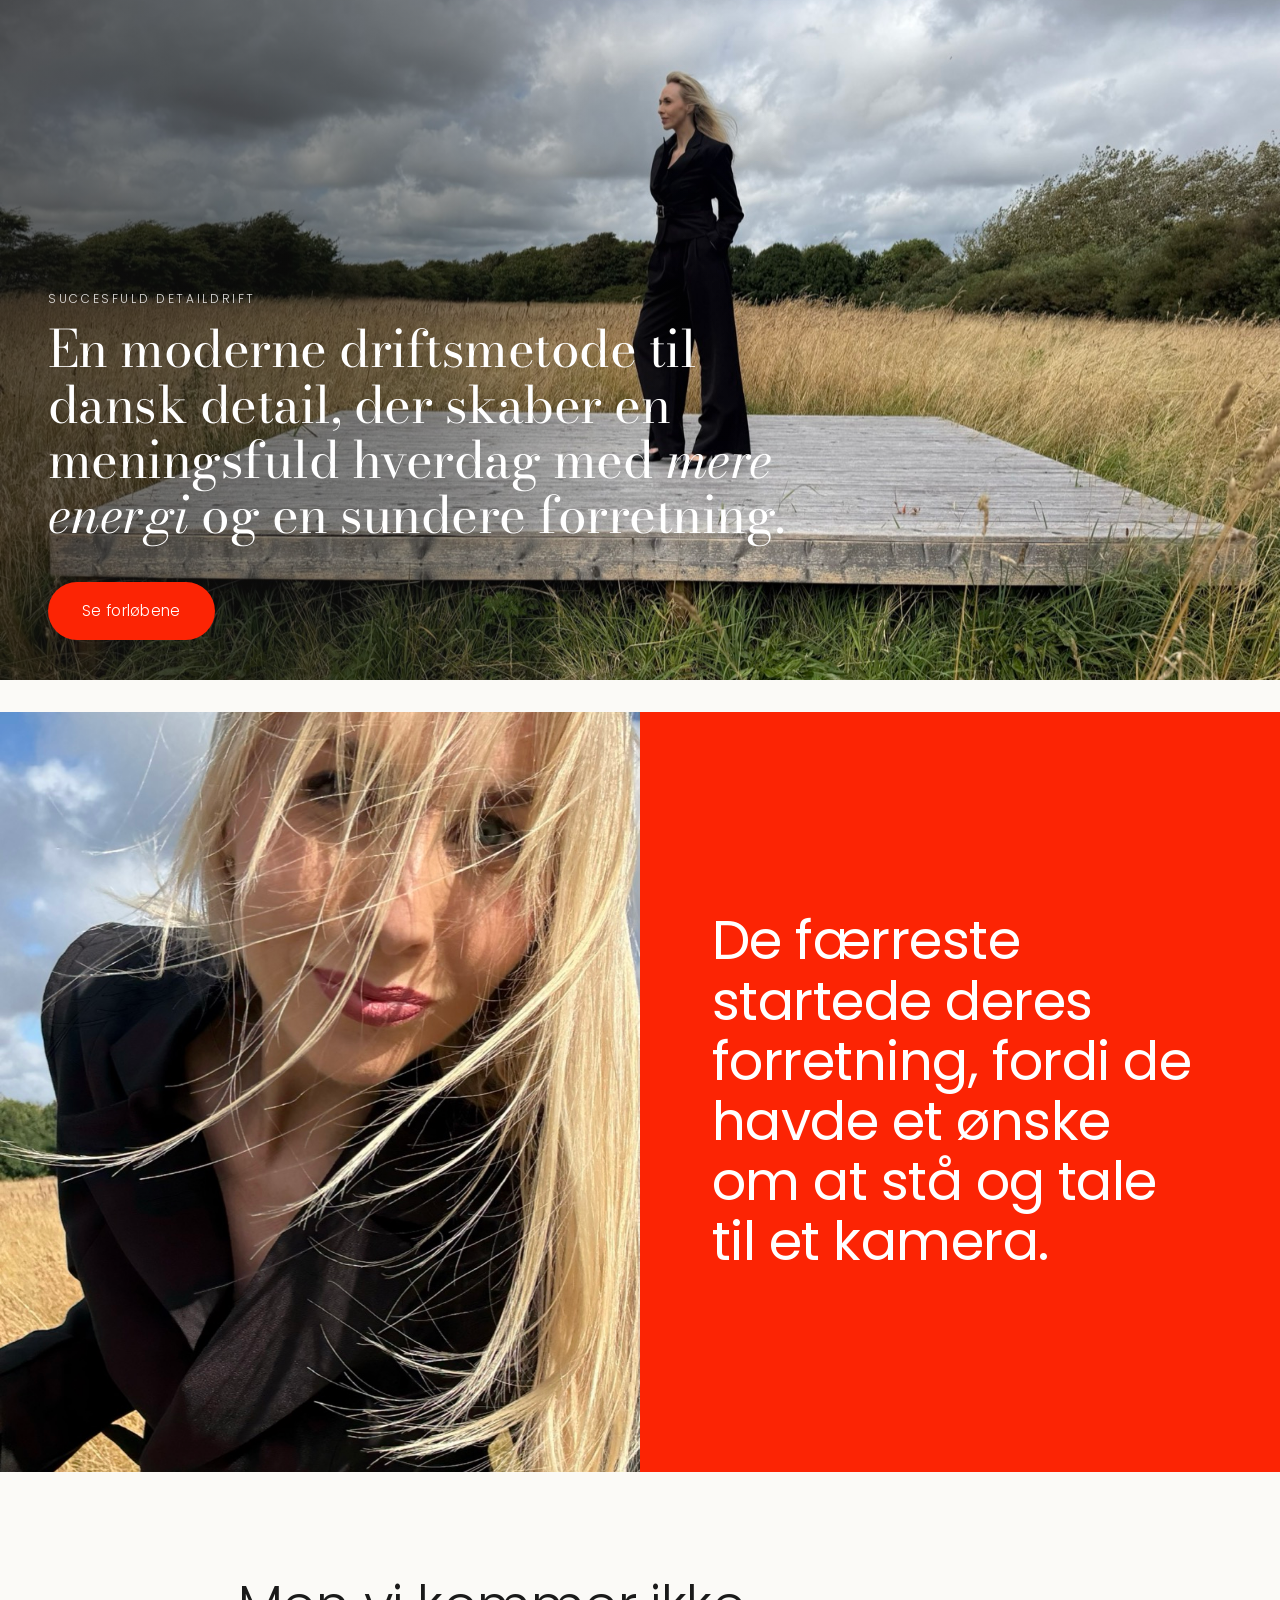
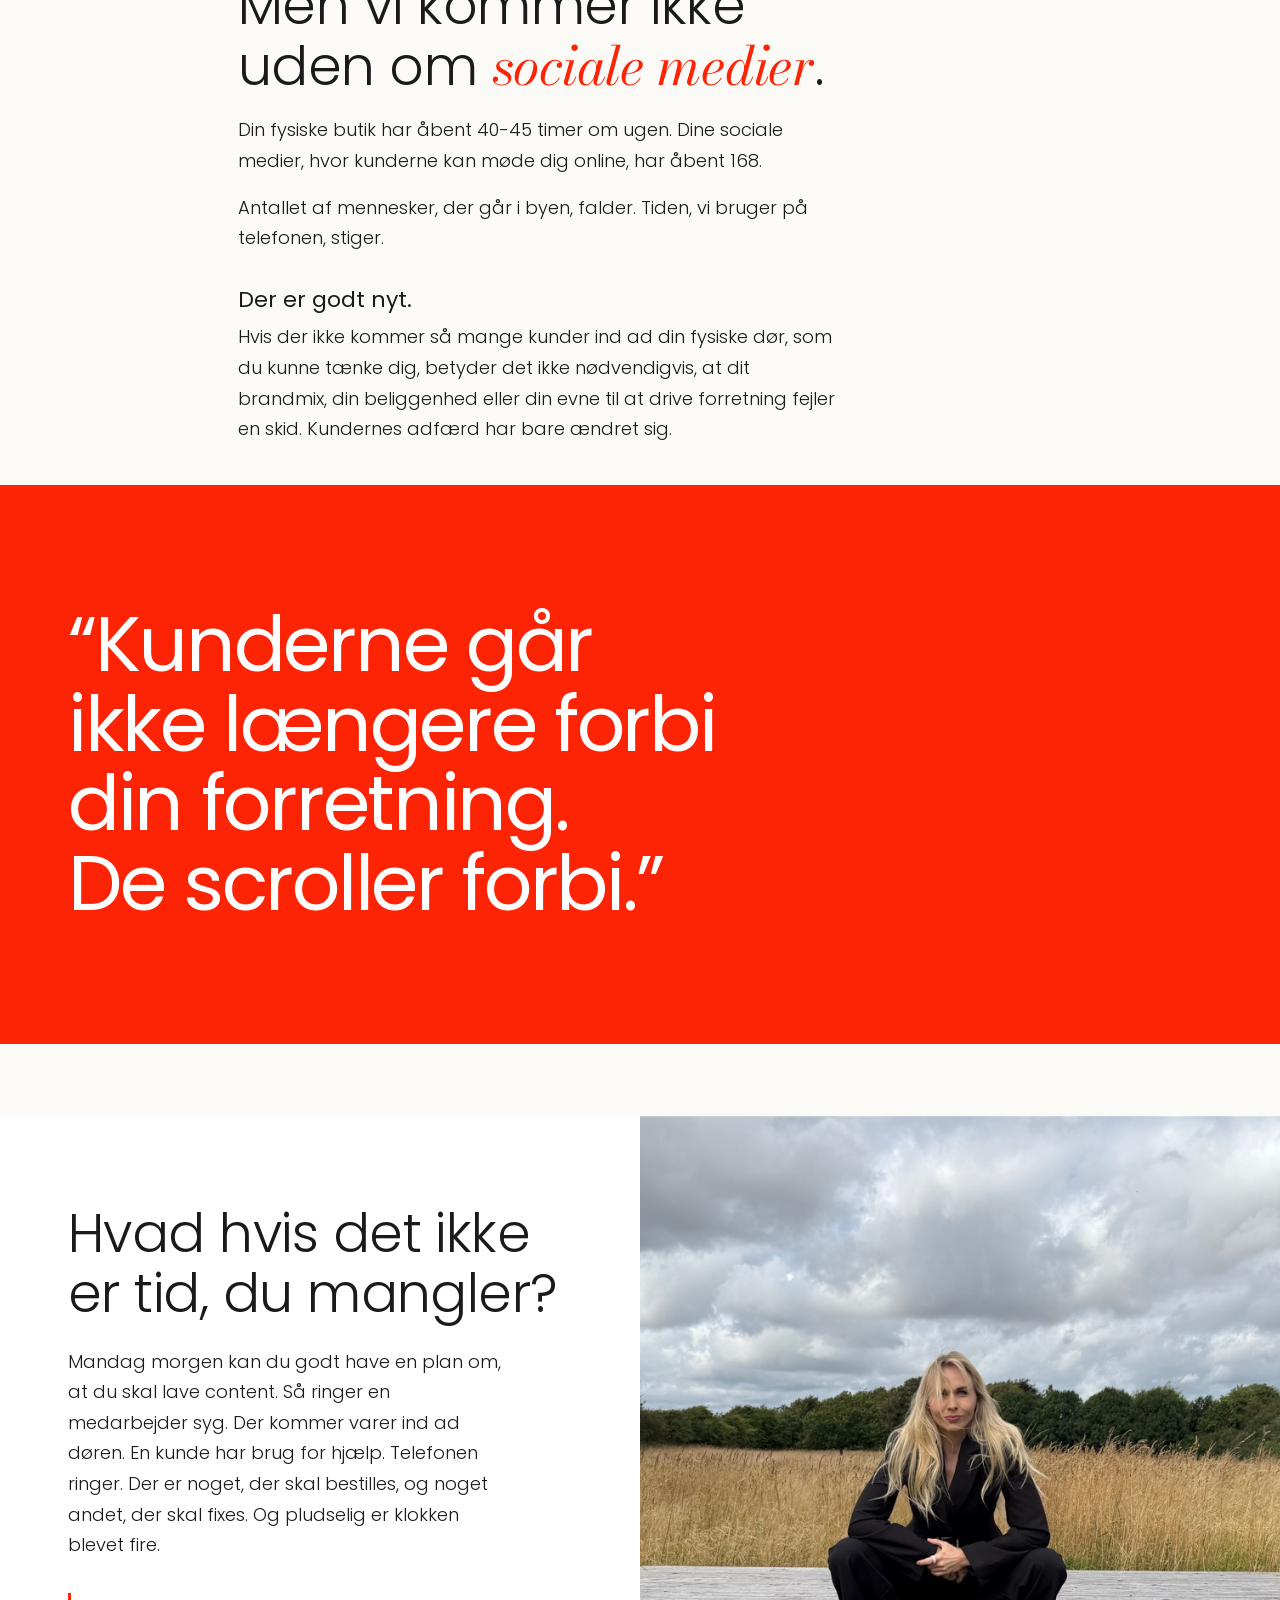
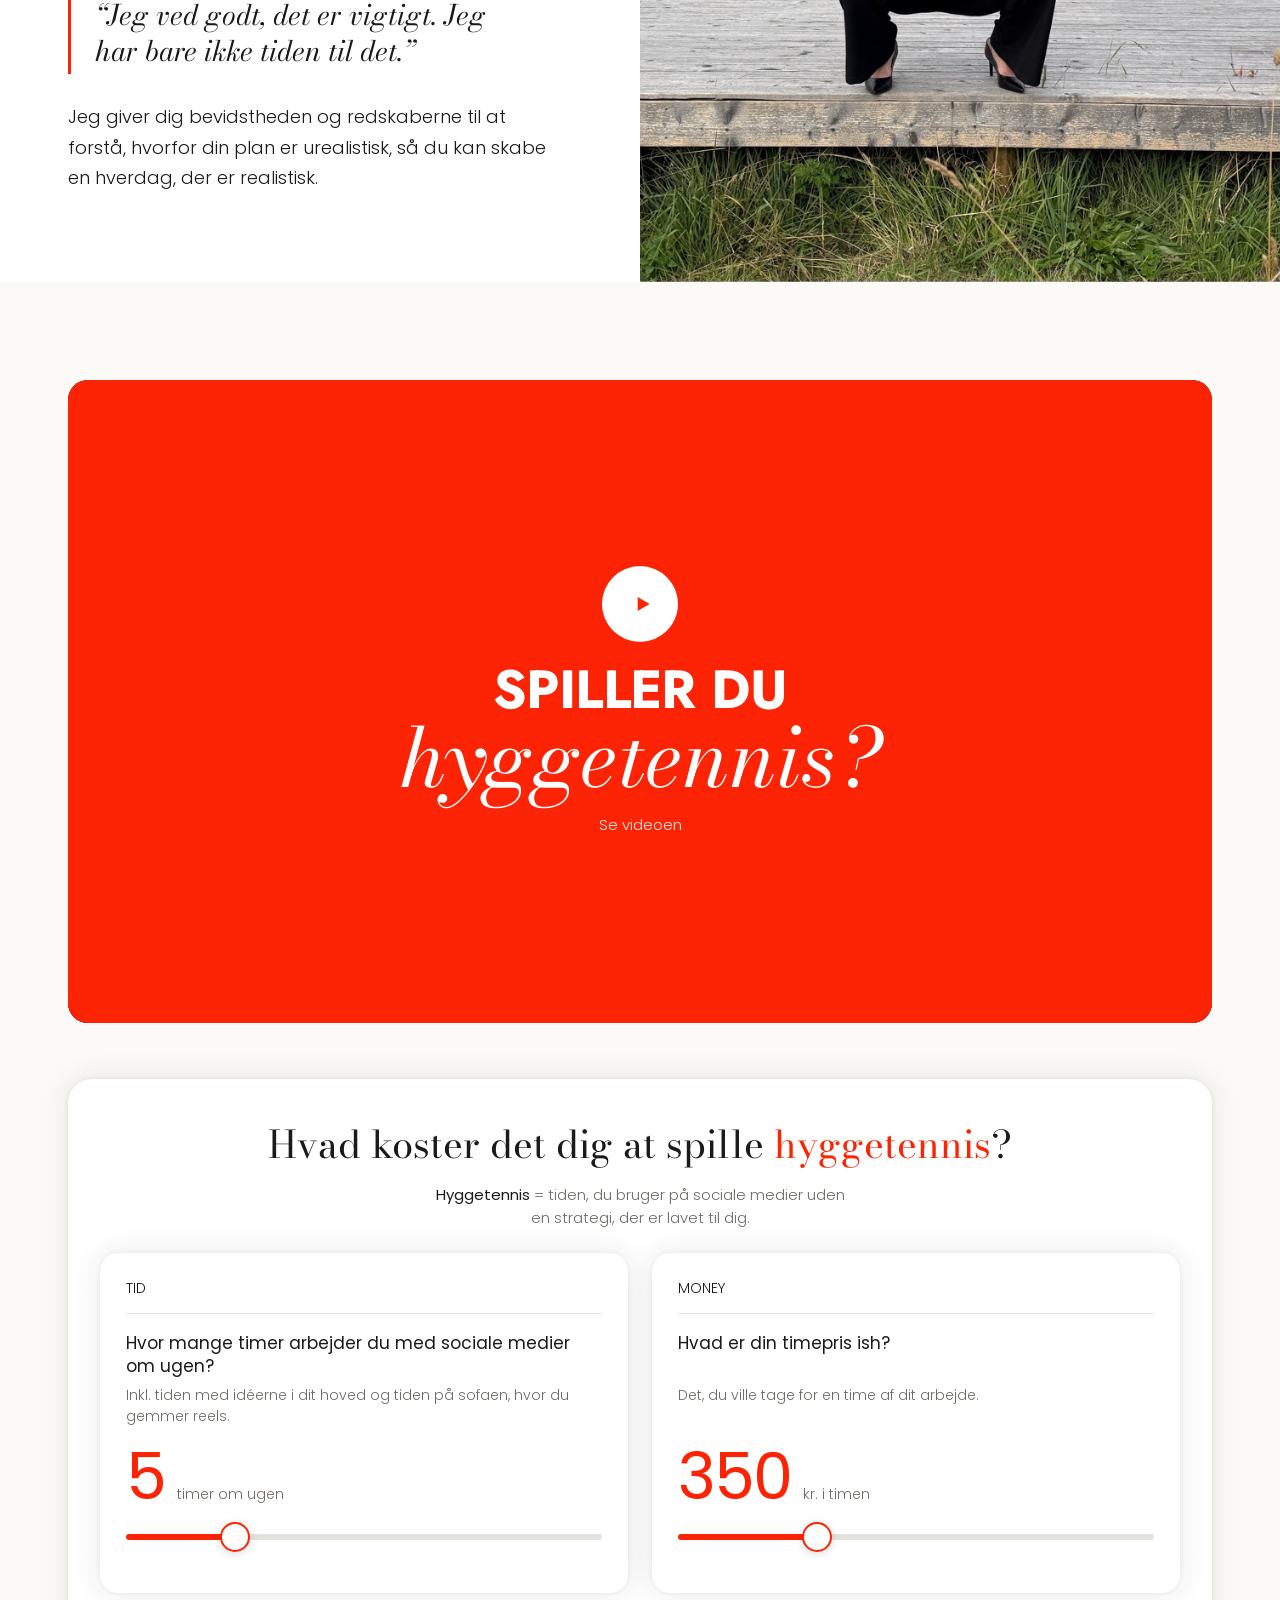
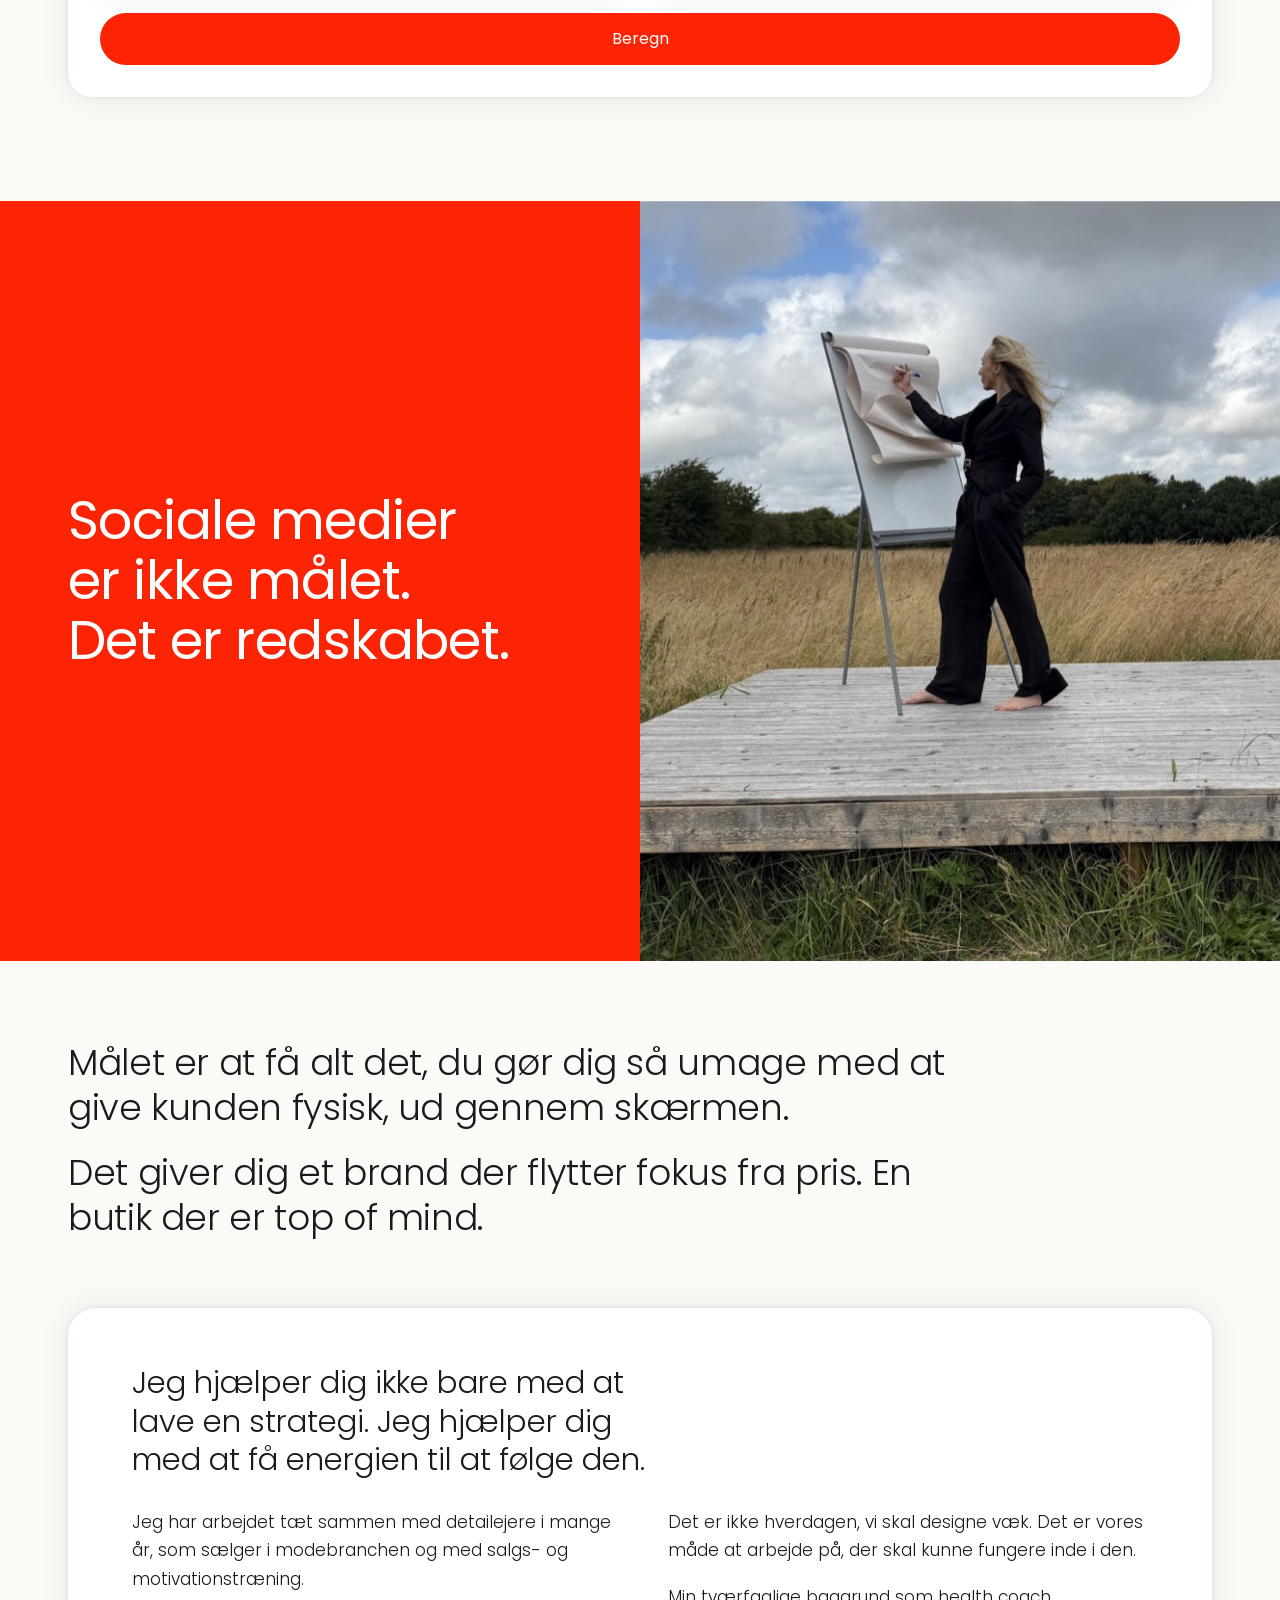
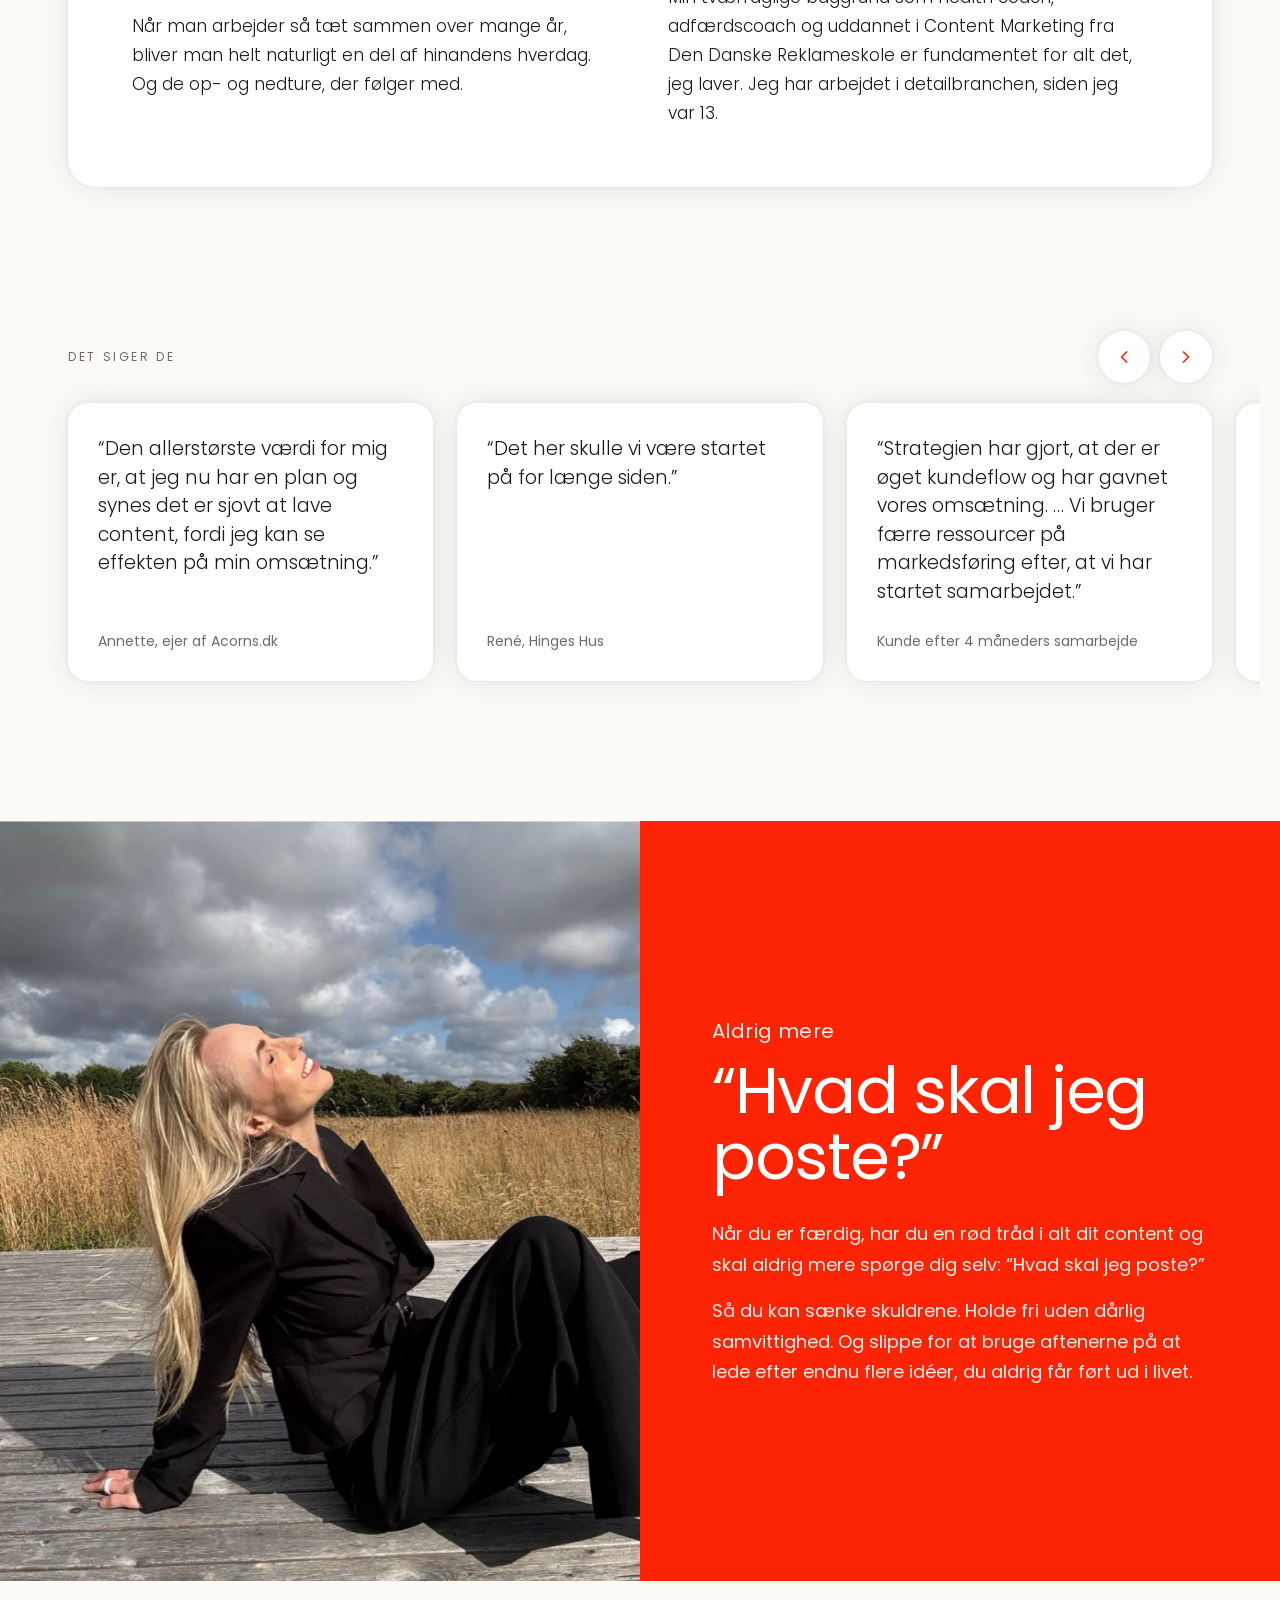
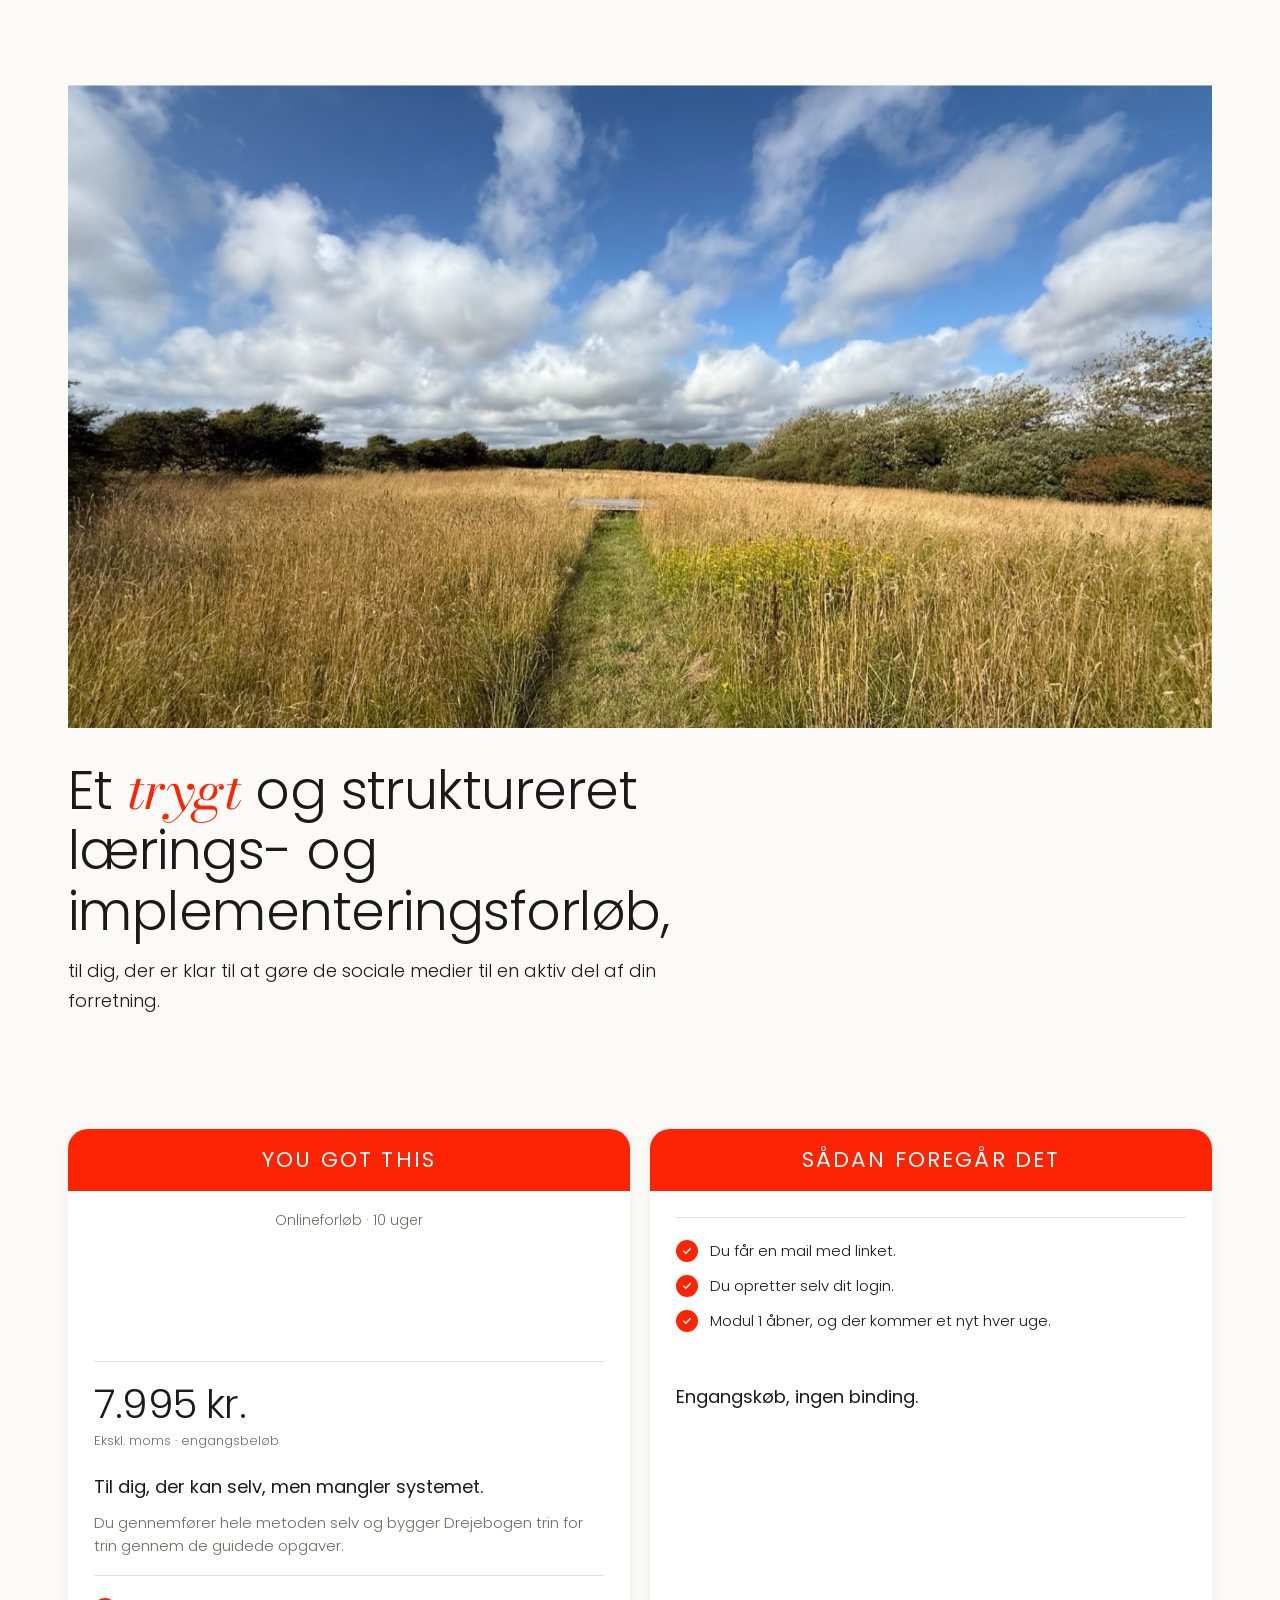
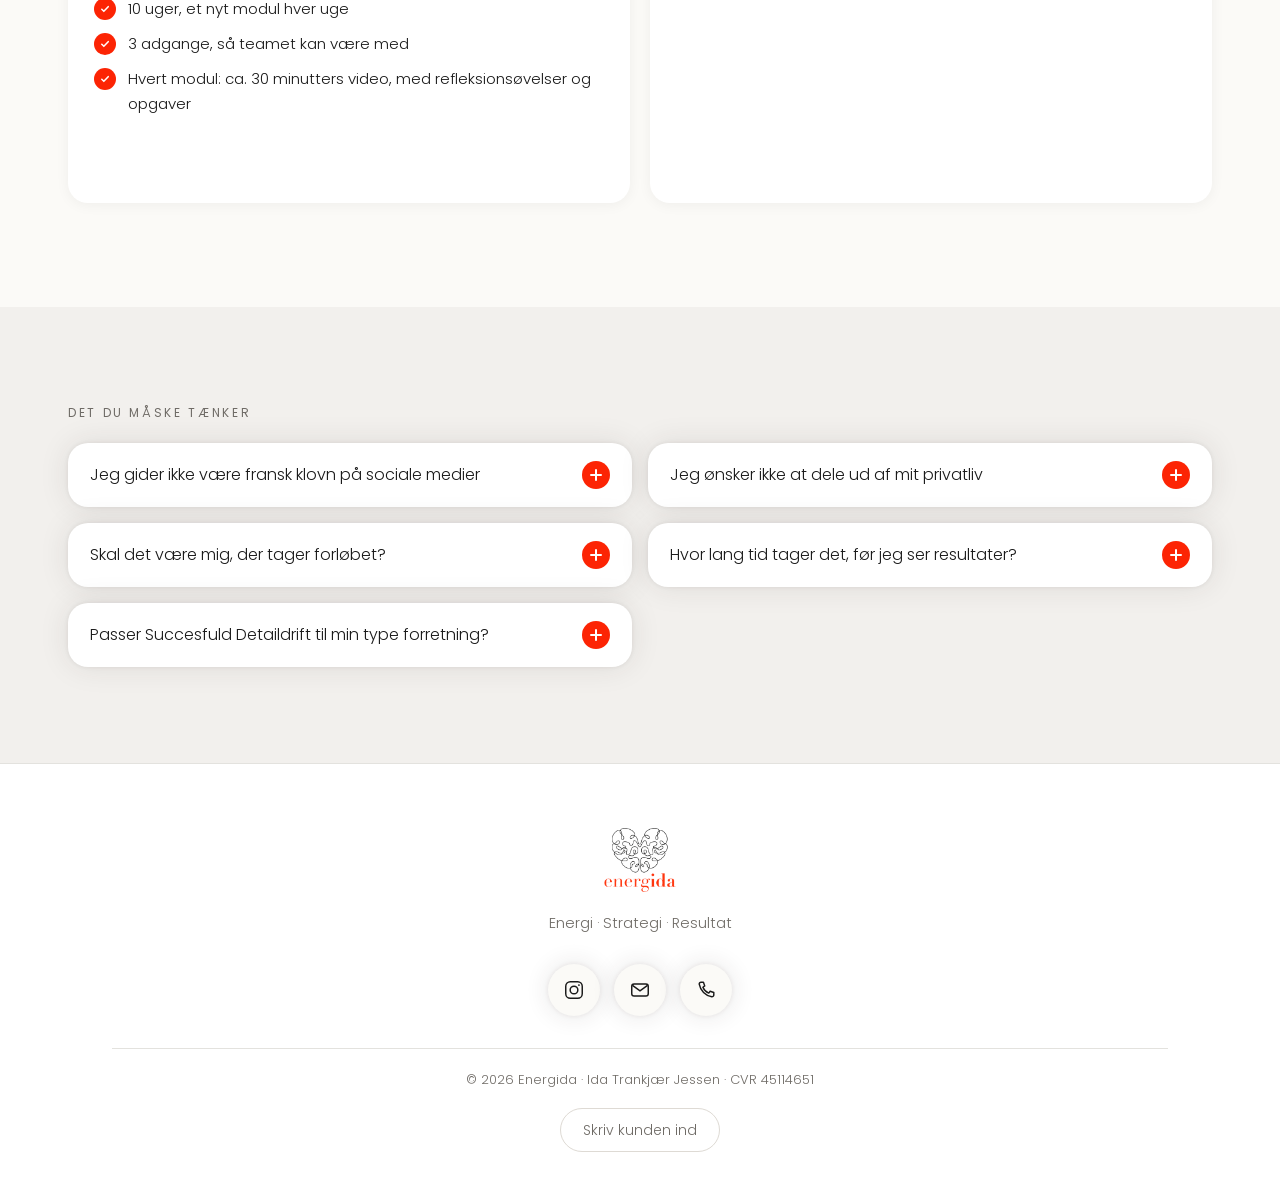
<file: salg/index.html>
<!doctype html>
<html lang="da"><head><meta charset="utf-8"><meta name="viewport" content="width=device-width,initial-scale=1,viewport-fit=cover"><meta name="robots" content="noindex,nofollow"><link rel="apple-touch-icon" href="logo-original.png">
<!-- Salgssiden til gamle kunder (13/10). Versionen følger appen, så service-workeren henter en ny kopi: const APP_VERSION = "2761" -->
<script>document.documentElement.lang="da"</script>
<title>Succesfuld Detaildrift</title>
<link rel="preconnect" href="https://fonts.googleapis.com"><link rel="preconnect" href="https://fonts.gstatic.com" crossorigin><link href="https://fonts.googleapis.com/css2?family=Bodoni+Moda:ital,opsz,wght@0,6..96,400..600;1,6..96,400..600&family=Poppins:wght@300;400&family=Jost:wght@700&display=swap" rel="stylesheet">
<style>
:root{
  --roed:#FC2404; --blaek:#1A1A1A; --daempet:#6F6B66; --lys:#9A9590;
  --streg:#E3E2DE; --bund:#FBFAF7; --hvid:#FFFFFF; --felt:#F2F0ED;
  --serif:"Bodoni Moda","Bodoni 72",Didot,"Didot LT STD",Georgia,serif;
  --sans:"Poppins",-apple-system,BlinkMacSystemFont,"Segoe UI",Helvetica,Arial,sans-serif;
  color-scheme:light;
}
*{box-sizing:border-box}
html{-webkit-text-size-adjust:100%}
body{margin:0;background:var(--bund);color:var(--blaek);font-family:var(--sans);font-weight:300;font-size:17px;line-height:1.65;-webkit-font-smoothing:antialiased}
a{color:inherit}
.wrap{max-width:1120px;margin:0 auto;padding:0 32px}
.smal{max-width:760px}

/* udkast-noten */
.udkast{background:var(--hvid);border-bottom:1px solid var(--streg);font-size:13.5px;color:var(--daempet)}
.udkast .wrap{padding-top:14px;padding-bottom:14px;display:flex;flex-wrap:wrap;gap:6px 22px;align-items:center}
.udkast b{font-weight:400;color:var(--blaek)}
.prik{display:inline-block;width:9px;height:9px;border-radius:50%;background:var(--roed);vertical-align:1px;margin-right:6px}
.ret{border-bottom:0}
h1,h2,h3,.stor,.metode,.tre .t,.vej .n,.vej .s,.pris .n,.logo{font-optical-sizing:none;font-variation-settings:"opsz" 14;font-weight:500}
.video{position:relative;margin-top:30px;aspect-ratio:16/9;max-width:900px;background:var(--felt);border:1px solid var(--streg);border-radius:20px;display:flex;flex-direction:column;align-items:center;justify-content:center;gap:16px;overflow:hidden}
.video .afsp{width:76px;height:76px;border-radius:50%;background:var(--roed);display:flex;align-items:center;justify-content:center}
.video .afsp span{width:26px;height:30px;background:#fff;clip-path:polygon(0 0,100% 50%,0 100%);margin-left:6px}
.video .vtxt{font-size:13.5px;color:var(--daempet);text-align:center;padding:0 20px}
.foto{margin:40px 0 0}
.foto img{width:100%;height:auto;display:block}
.foto.hero-foto{margin:0 0 8px}
.ida-grid{display:grid;grid-template-columns:.8fr 1.2fr;gap:48px;align-items:start}
.ida-grid .foto{margin:0}
@media(max-width:820px){.ida-grid{grid-template-columns:1fr;gap:28px}}
.cover{position:relative;background:#2a2a28 url("foto/0427.jpg") 58% 8%/cover no-repeat;min-height:680px;display:flex;align-items:flex-end;color:#fff}
.cover::before{content:"";position:absolute;inset:0;background:linear-gradient(90deg,rgba(20,20,18,.62) 0%,rgba(20,20,18,.42) 34%,rgba(20,20,18,.08) 52%,rgba(20,20,18,0) 62%)}
.cover .wrap{position:relative;width:100%}
.cover .hero{padding:120px 0 48px}
.cover .eyebrow{color:rgba(255,255,255,.85);margin-bottom:12px}
.cover h1{color:#fff;font-size:clamp(34px,3.7vw,52px);max-width:15ch}
.cover .support{max-width:30ch}
.cover h1 em{color:#fff}
.cover .support{color:rgba(255,255,255,.94)}
.cover .knap.graa{background:transparent;color:#fff;border:1px solid rgba(255,255,255,.85)}
.cover .prislinje,.cover .prislinje b{color:rgba(255,255,255,.9)}
.cover .ny{border-bottom-color:rgba(255,255,255,.8)}
.sdfaq{padding:56px 0 64px}
.sdfaq-g{display:grid;grid-template-columns:1fr;gap:0 48px}
.sdfaq-g details{border-top:1px solid var(--streg)}
.sdfaq-g details:last-child{border-bottom:1px solid var(--streg)}
.sdfaq-g details summary{list-style:none;cursor:pointer;display:flex;justify-content:space-between;align-items:center;gap:16px;padding:14px 0;font-size:16px;line-height:1.35;color:var(--blaek);text-decoration:none}
.sdfaq-g details summary::before{content:none}
.sdfaq-g summary::-webkit-details-marker{display:none}
.sdfaq-g details summary::after{content:"+";flex:none;width:24px;height:24px;border-radius:50%;background:var(--roed);color:#fff;font-size:18px;line-height:24px;text-align:center}
.sdfaq-g details[open] summary::after{content:"\2212"}
.sdfaq-g p{margin:0 0 16px;font-size:15px;line-height:1.6;color:var(--daempet);max-width:56ch}
@media(min-width:900px){.sdfaq-g{grid-template-columns:1fr 1fr}.sdfaq-g details:nth-last-child(2){border-bottom:1px solid var(--streg)}}
#lektion{border-top:0;padding-top:72px}
.sd-intro{padding:48px 0 8px}.sd-intro h2{max-width:none}@media(min-width:1200px){.sd-intro h2{white-space:nowrap;margin-right:-240px}}.sd-intro .brod{max-width:62ch}
.lekto.regner{display:grid;grid-template-columns:1fr;gap:40px;margin:0;max-width:none}
.roedflise .indre{background:var(--hvid);border-radius:16px;padding:18px 20px 10px;margin:4px 0 26px}
.roedflise .indre .rg-vaerdi .tal{color:var(--roed)!important}.roedflise .indre .rg-enh{color:var(--daempet)}
.regner .roedflise .indre input[type=range]::-webkit-slider-runnable-track{background:linear-gradient(90deg,var(--roed) var(--p),var(--streg) var(--p))}
.regner .roedflise .indre input[type=range]::-webkit-slider-thumb{border-color:var(--roed);box-shadow:0 2px 10px rgba(26,26,26,.15)}
.regner .roedflise .indre input[type=range]::-moz-range-track{background:var(--streg)}.regner .roedflise .indre input[type=range]::-moz-range-progress{background:var(--roed)}.regner .roedflise .indre input[type=range]::-moz-range-thumb{border-color:var(--roed)}
.roedkasse{grid-column:1/-1;background:var(--hvid);border-radius:24px;padding:36px 20px 20px;text-align:center;box-shadow:0 0 4px rgba(46,44,41,.08),0 0 30px rgba(46,44,41,.10)}
.rk-titel{font-family:var(--serif);font-optical-sizing:none;font-variation-settings:"opsz" 14;font-weight:400;font-size:clamp(26px,3vw,38px);line-height:1.15;color:var(--blaek);margin:0 auto 24px;max-width:none;white-space:nowrap}.rk-titel em{font-style:italic;color:var(--roed)}
.roedkasse .lekt{color:var(--daempet);margin:0 0 24px}
.rk-fakta{margin:-8px auto 24px;max-width:46ch;text-align:center;font-size:15px;line-height:1.55;color:var(--daempet)}.rk-fakta b{font-weight:400;color:var(--blaek)}
.rk-to{display:grid;grid-template-columns:1fr;gap:16px;text-align:left}
.kvit{margin-top:20px;padding-top:4px;text-align:left}
.kvit .nr{color:var(--lys);padding-bottom:12px;border-bottom:1px solid var(--streg);margin-bottom:16px}
.kvit .kv{display:grid;gap:0}
.kvit .rk{display:flex;flex-direction:column;gap:2px;padding:12px 0;border-top:1px solid var(--streg)}
.kvit .rk:first-child{border-top:0;padding-top:0}
.kvit .rk .l{font-size:14px;color:var(--daempet)}
.kvit .rk b{font-weight:400;font-size:18px;line-height:1.3;color:var(--blaek);font-variant-numeric:tabular-nums}
.kvit .rk.hov b span:first-child{font-size:30px;line-height:1.1;letter-spacing:-.02em;color:var(--roed)}
.kvit .rk.hov b .om{display:block;font-size:16px}
@media(min-width:900px){.kvit .kv{grid-template-columns:repeat(4,1fr)}.kvit .rk{border-top:0;border-left:1px solid var(--streg);padding:0 0 0 24px;margin-right:24px}.kvit .rk:first-child{border-left:0;padding-left:0}.kvit .rk:last-child{margin-right:0}}
.rk-to .roedflise{padding:20px 20px 18px;border-radius:16px}
.rk-to .roedflise .nr{margin-bottom:10px;font-size:16px;letter-spacing:.2em;color:#fff}
.rk-to .roedflise .rg-q{font-size:15px;line-height:1.4}
.rk-to .roedflise .rg-h{font-size:13px;margin:4px 0 10px}
.rk-to .roedflise .rg-vaerdi{margin-bottom:4px}
.rk-to .roedflise .rg-vaerdi .tal{font-size:clamp(34px,3vw,44px)}
.rk-to .roedflise .rg-enh{font-size:13px}
.rk-to .roedflise input[type=range]{height:36px;margin-bottom:14px}
.rk-to .roedflise .rg-konto{font-size:14px;margin-top:12px}
.rk-to .roedflise .rg-konto .l{padding:9px 0}
.rk-to .roedflise .rg-slut{margin-top:14px;gap:2px}
.rk-to .roedflise .rg-slut .rs1{font-size:14px}
.rk-to .roedflise .rg-slut .rs2{font-size:clamp(24px,2vw,30px)}
@media(min-width:900px){.to-fliser .roedflise .rg-q{min-height:calc(2 * 1.4em)}.to-fliser .roedflise .rg-h{min-height:calc(2 * 1.65em)}.rk-to{gap:20px}}
@media(max-width:899px){.rk-titel{white-space:normal}}
@media(min-width:900px){.roedkasse{padding:44px 32px 32px}.rk-to{grid-template-columns:1fr 1fr;gap:24px}}
/* BEREGNEREN LÅST 5/10 (Idas »ENDLIG, FEDT, LÅS«): hvide fliser, lang Beregn-knap, svaret som tekst, Didot-spørgsmål */
.hvidflise{background:var(--hvid);border-radius:18px;box-shadow:0 0 4px rgba(46,44,41,.08),0 0 30px rgba(46,44,41,.10);padding:22px 22px 24px;text-align:left}
.hvidflise .nr{font-size:14px;letter-spacing:0;text-transform:uppercase;color:var(--blaek);padding-bottom:12px;border-bottom:1px solid var(--streg);margin-bottom:18px}
.hvidflise .rg-q{font-size:16px;font-weight:400;line-height:1.4;color:var(--blaek);max-width:none;display:block}
.hvidflise .rg-h{font-size:14px;line-height:1.5;color:var(--daempet);margin:6px 0 18px}
.hvidflise .rg-vaerdi{margin-bottom:6px}
.hvidflise .rg-vaerdi .tal{font-size:44px;font-weight:400;color:var(--roed);line-height:1}
.hvidflise .rg-enh{font-size:14px;color:var(--daempet)}
.hvidflise .rg-skala{display:flex;justify-content:space-between;font-size:14px;color:var(--daempet);margin-top:2px}
.hvidflise input[type=range]{height:40px}
.roedkasse .beregn{display:block;width:100%;margin:20px 0 0;height:52px;border:0;border-radius:999px;background:var(--roed);color:#fff;font:inherit;font-size:16px;font-weight:400;cursor:pointer}
.rg-res{margin:28px 0 4px;text-align:center;font-weight:300}
.rg-res[hidden]{display:none}
.rg-res .rg-tre{max-width:52ch;margin:0 auto;display:block}
.rg-res .rg-tre p{margin:0;padding:10px 0;border-bottom:1px solid var(--streg);font-size:19px;line-height:1.6;color:var(--daempet)}
.rg-res .rg-tre p:last-child{border-bottom:0}
.rg-res .rg-tre b{font-weight:400;color:var(--roed);font-size:1.45em;line-height:1;font-variant-numeric:tabular-nums}
.rg-res .spm{font-family:var(--serif);font-optical-sizing:none;font-variation-settings:"opsz" 24;font-weight:400;font-size:clamp(32px,4vw,44px);line-height:1.2;color:var(--blaek);margin:22px auto 0;padding-top:4px}
.rg-res .spm em{font-style:italic;color:var(--roed)}
@media(min-width:900px){.hvidflise .rg-q{min-height:calc(2 * 1.4em)}.hvidflise .rg-h{min-height:calc(2 * 1.5em)}.hvidflise{padding:24px 26px 26px}}
@media(max-width:899px){.rg-res .rg-tre p{font-size:17px}}
.rg-slut{margin-top:24px;display:flex;flex-direction:column;align-items:flex-start;gap:6px}.rg-slut .rs1{color:rgba(255,255,255,.82);font-size:17px}.rg-slut .rs2{color:#fff;font-weight:300;font-size:clamp(30px,2.8vw,42px);line-height:1;letter-spacing:-.02em}
.to-fliser .roedflise .nr{color:rgba(255,255,255,.85);margin-bottom:14px}
.to-fliser .roedflise .rg-konto{margin-top:0}@media(min-width:900px){.to-fliser .roedflise .rg-q{min-height:calc(2 * 1.4em)}.to-fliser .roedflise .rg-h{min-height:calc(2 * 1.65em)}}
@media(max-width:899px){.to-fliser .indre .rg-vaerdi{flex-wrap:nowrap}.to-fliser .indre .rg-vaerdi .tal{font-size:44px}.to-fliser .indre .rg-enh{white-space:nowrap;font-size:15px}}
@media(min-width:900px){.lekto.regner.to-fliser{align-items:stretch}.lekto.to-fliser > div:first-child{grid-column:1/-1}.lekto.to-fliser .lekhoved{grid-column:1/-1;text-align:center;padding:8px 0 0}.lekto.to-fliser > div:first-child{text-align:center}.lekto.to-fliser > div:first-child .lekh{margin:0 auto 10px;font-size:clamp(30px,4.2vw,46px)!important}.lekto.to-fliser .lekh{margin-left:auto;margin-right:auto}.lekto.to-fliser .lekt{margin-bottom:0}.lekto.to-fliser .roedflise{display:flex;flex-direction:column}.lekto.to-fliser .roedflise .rg-konto{margin-top:auto;padding-top:0}}
.lekh{font-size:clamp(26px,2.6vw,36px);line-height:1.15;margin:0 0 18px;max-width:none}.lekh em{font-style:italic;color:var(--roed)}.lekt{margin:-6px 0 18px;color:var(--daempet);font-size:16px}
.roedflise{background:var(--roed);color:#fff;border-radius:20px;padding:28px 28px 30px}
.roedflise .nr,.roedflise .rg-h,.roedflise .rg-enh,.roedflise .rg-skala,.roedflise .rg-konto .t2,.roedflise .rg-ret{color:rgba(255,255,255,.82)}
.roedflise .rg-q,.roedflise .rg-vaerdi .tal,.roedflise .rg-ret b,.roedflise .rg-konto .l b{color:#fff!important}
.roedflise .rg-konto{border-top-color:#fff}.roedflise .rg-konto .l{border-bottom-color:rgba(255,255,255,.3)}.roedflise .rg-konto .sum{border-bottom-color:#fff}
.regner .roedflise input[type=range]::-webkit-slider-runnable-track{background:linear-gradient(90deg,#fff var(--p),rgba(255,255,255,.35) var(--p))}
.regner .roedflise input[type=range]::-webkit-slider-thumb{border-color:#fff;box-shadow:0 2px 10px rgba(0,0,0,.2)}
.regner .roedflise input[type=range]::-moz-range-track{background:rgba(255,255,255,.35)}.regner .roedflise input[type=range]::-moz-range-progress{background:#fff}.regner .roedflise input[type=range]::-moz-range-thumb{border-color:#fff}
.roedflise .rg-spm{margin-top:0}.roedflise .rg-konto{margin-top:34px;max-width:none}
.rg-smal .rg-vaerdi .tal{font-size:clamp(48px,5vw,72px)}
.rg-smal .rg-q{font-size:17px}
@media(min-width:900px){.lekto.regner{grid-template-columns:minmax(0,1fr) minmax(0,1fr);gap:56px;align-items:start}.lekto .video{max-width:none;margin-top:18px;aspect-ratio:16/9}.roedflise{padding:32px 36px 36px}}

@media(max-width:820px){.cover{min-height:720px;background-position:60% 0;background-size:auto 62%;background-color:#23231f}.cover::before{background:linear-gradient(180deg,rgba(35,35,31,0) 0%,rgba(35,35,31,0) 38%,rgba(35,35,31,.85) 58%,#23231f 66%)}.cover .hero{padding:300px 0 28px}.cover h1{max-width:none}}
.tosp{display:grid;grid-template-columns:.78fr 1.22fr;gap:56px;align-items:start}
.tosp > figure{margin:0;position:sticky;top:24px}
.tosp > figure img{width:100%;height:auto;display:block}
@media(max-width:820px){.tosp{grid-template-columns:1fr;gap:28px}.tosp > figure{position:static}.tosp > figure img{max-height:460px;object-fit:cover;object-position:50% 30%}}
/* tiden som grafisk statement */
.tid{display:grid;grid-template-columns:auto 1fr;gap:28px 56px;align-items:center;margin:40px 0 34px}
.tid .stort{font-family:var(--sans);font-weight:300;font-size:clamp(120px,17vw,230px);line-height:.8;color:var(--roed);font-variant-numeric:tabular-nums;letter-spacing:-.04em}
.tid .enh{font-family:var(--serif);font-optical-sizing:none;font-variation-settings:"opsz" 14;font-weight:500;font-size:clamp(26px,3.4vw,40px);line-height:1.15;max-width:14ch}
.uger{display:grid;grid-template-columns:repeat(26,1fr);gap:6px;max-width:900px;margin:10px 0 12px}
.uger i{aspect-ratio:1;border-radius:4px;background:var(--hvid);border:1px solid var(--streg)}
.uger i.r{background:var(--roed);border-color:var(--roed)}
.uger-tekst{font-size:14px;color:var(--daempet);letter-spacing:.04em}
@media(max-width:820px){.tid{grid-template-columns:1fr;gap:10px}.uger{grid-template-columns:repeat(13,1fr);gap:5px}}
.regner{display:grid;grid-template-columns:1fr 1fr;gap:40px 56px;align-items:start;margin:40px 0 34px;max-width:1000px}
.rg-q{display:block;font-size:19px;line-height:1.4;max-width:30ch}
.rg-h{font-size:15px;color:var(--daempet);margin:8px 0 22px}
.rg-vaerdi{display:flex;align-items:baseline;gap:12px;margin-bottom:14px}
.rg-vaerdi .tal{font-weight:300;font-size:clamp(64px,8vw,104px);line-height:1;color:var(--roed);font-variant-numeric:tabular-nums;letter-spacing:-.03em}
.rg-enh{font-size:16px;color:var(--daempet)}
.regner input[type=range]{-webkit-appearance:none;appearance:none;width:100%;height:44px;background:transparent;margin:0;--p:18%}
.regner input[type=range]::-webkit-slider-runnable-track{height:6px;border-radius:999px;background:linear-gradient(90deg,var(--roed) var(--p),var(--streg) var(--p))}
.regner input[type=range]::-moz-range-track{height:6px;border-radius:999px;background:var(--streg)}
.regner input[type=range]::-moz-range-progress{height:6px;border-radius:999px;background:var(--roed)}
.regner input[type=range]::-webkit-slider-thumb{-webkit-appearance:none;width:30px;height:30px;border-radius:50%;background:#fff;border:2px solid var(--roed);margin-top:-12px;box-shadow:0 2px 10px rgba(26,26,26,.15)}
.regner input[type=range]::-moz-range-thumb{width:28px;height:28px;border-radius:50%;background:#fff;border:2px solid var(--roed)}
.rg-ret{font-size:14px;color:var(--daempet);margin:18px 0 6px;line-height:1.55}
.rg-ret b{font-weight:400;color:var(--blaek)}
.rg-skala{display:flex;justify-content:space-between;font-size:12.5px;color:var(--lys)}
.rg-konto{border-top:2px solid var(--blaek);font-size:16px;background:transparent}
.rg-konto .t2{font-size:12px;letter-spacing:.16em;text-transform:uppercase;color:var(--daempet);padding:12px 0 4px}
.rg-konto .l{display:flex;justify-content:space-between;gap:16px;padding:13px 0;border-bottom:1px solid var(--streg)}
.rg-konto .l b{font-weight:400;font-variant-numeric:tabular-nums;text-align:right}
.rg-konto .sum{border-bottom:2px solid var(--blaek)}
.rg-konto .sum b,#rgUger{color:var(--roed)}
@media(max-width:820px){.regner{grid-template-columns:1fr;gap:30px}}
.kender{display:grid;grid-template-columns:1fr;gap:0;margin:6px 0 26px}
.kender > div{padding:18px 0;border-bottom:1px solid var(--streg)}
.kender > div:first-child{border-top:1px solid var(--streg)}
.kender .kn{display:block;font-size:12px;letter-spacing:.16em;color:var(--roed);padding-bottom:12px;margin-bottom:14px;border-bottom:1px solid var(--streg)}
.kender p{margin:0;font-family:var(--serif);font-optical-sizing:none;font-variation-settings:"opsz" 14;font-weight:500;font-size:clamp(24px,2.6vw,32px);line-height:1.22}
.kender p em{font-style:italic;color:var(--roed)}
.prisstor{display:flex;flex-direction:column;gap:2px;margin-top:22px}
.prisstor .kr{font-family:var(--sans);font-weight:300;font-size:clamp(38px,4.6vw,54px);line-height:1;color:var(--roed);font-variant-numeric:tabular-nums;letter-spacing:-.02em}
.prisstor .u{font-size:14px;color:var(--daempet)}
.cover .prisstor .kr{color:#fff}
.cover .prisstor .u{color:rgba(255,255,255,.88)}
.foer div{font-family:var(--sans)!important;font-weight:300!important;font-variation-settings:normal!important;font-size:clamp(20px,2.2vw,26px);color:var(--daempet)}
.foer div em{font-style:normal;color:var(--roed);font-weight:400}
.tildig{font-size:12px;letter-spacing:.14em;text-transform:uppercase;color:var(--daempet);margin:14px 0 6px}
.cover .aaben{color:#fff}
.koebgrp{display:flex;flex-direction:column;align-items:center}
.koebgrp .prisstor{align-items:center;text-align:center;margin-top:16px}
.knapper{align-items:flex-start}
.kodebaand{background:var(--felt);font-size:14px;color:var(--blaek)}
.kodebaand .wrap{padding-top:11px;padding-bottom:11px}
.prislinje{margin-top:18px;font-size:15px;color:var(--daempet)}
.prislinje b{font-weight:400;color:var(--blaek)}
.moduler{list-style:none;margin:30px 0 0;padding:0;display:grid;grid-template-columns:1fr 1fr;gap:0 48px;max-width:900px}
.moduler li{padding:13px 0;border-bottom:1px solid var(--streg);font-size:16.5px;display:flex;gap:14px}
.moduler li span{color:var(--roed);min-width:26px;font-variant-numeric:tabular-nums}
.billede{margin-top:34px;border:1px dashed #DEDAD4;border-radius:20px;padding:40px 24px;text-align:center;color:var(--daempet);font-size:14.5px;max-width:900px}
.faq{max-width:760px;margin-top:30px}
.faq div{padding:20px 0;border-bottom:1px solid var(--streg)}
.faq .q{font-size:17.5px;margin-bottom:6px}
.faq .a{font-size:16px;color:var(--daempet)}
@media(max-width:820px){.moduler{grid-template-columns:1fr}}
.ny{border-bottom:0}
.aaben{display:block;margin:14px 0 0;font-size:13.5px;color:var(--roed);max-width:60ch}
.aaben::before{content:"";display:inline-block;width:9px;height:9px;border-radius:50%;background:var(--roed);margin-right:8px;vertical-align:1px}

header{border-bottom:1px solid var(--streg);background:var(--bund)}
.top{display:flex;align-items:center;justify-content:space-between;height:74px}
.logo{font-family:var(--serif);font-size:24px;letter-spacing:.02em}
.logo b{color:var(--roed);font-weight:400}
nav{display:flex;gap:30px;font-size:14px;letter-spacing:.04em}
nav a{text-decoration:none}

.hero{padding:96px 0 88px}
.stor-titel{font-size:clamp(34px,4vw,52px);max-width:none;margin:0 0 36px}
.eyebrow,.nr{font-size:12px;letter-spacing:.22em;text-transform:uppercase;color:var(--daempet);margin-bottom:24px}
h1{font-family:var(--serif);font-weight:400;font-size:clamp(36px,6vw,68px);line-height:1.08;letter-spacing:-.01em;margin:0;max-width:18ch;text-wrap:balance}
h1 em,h2 em{font-style:italic;color:var(--roed)}
.support{font-size:clamp(18px,2.2vw,22px);max-width:36ch;margin:28px 0 0}
.knapper{display:flex;flex-wrap:wrap;gap:14px;margin-top:40px}
.knap{display:inline-block;background:var(--roed);color:#fff;text-decoration:none;padding:16px 34px;font-size:15.5px;letter-spacing:.02em;border-radius:999px}
.knap.graa{background:var(--hvid);color:var(--daempet);border:1px solid #DEDAD4}

section{padding:92px 0;border-top:1px solid var(--streg)}
h2{font-family:var(--serif);font-weight:400;font-size:clamp(28px,4.2vw,46px);line-height:1.14;margin:0 0 26px;max-width:22ch;text-wrap:balance}
h3{font-family:var(--serif);font-weight:400;font-size:clamp(22px,2.6vw,28px);line-height:1.2;margin:44px 0 18px}
p.brod{font-size:18px;max-width:60ch;margin:0 0 16px}
.stor{font-family:var(--serif);font-size:clamp(22px,3vw,30px);line-height:1.3;max-width:28ch;margin:30px 0 0}
.stor em{color:var(--roed)}
ul.liste{list-style:none;margin:8px 0 22px;padding:0;max-width:60ch}
ul.liste li{padding:11px 0;border-bottom:1px solid var(--streg);font-size:17px}
ul.to{columns:2;column-gap:48px}
ul.to li{break-inside:avoid}

.metode{display:flex;flex-wrap:wrap;align-items:center;gap:14px 22px;margin:34px 0 8px;font-family:var(--serif);font-size:clamp(26px,4vw,42px);color:var(--roed)}
.metode span.pil{font-family:var(--sans);font-size:22px;color:var(--lys)}

.tre{display:grid;grid-template-columns:repeat(3,1fr);gap:0;margin-top:40px;border-top:1px solid var(--streg)}
.tre > div{padding:28px 26px 28px 0;border-right:1px solid var(--streg)}
.tre > div + div{padding-left:26px}
.tre > div:last-child{border-right:0}
.tre .t{font-family:var(--serif);font-size:24px;color:var(--roed);margin-bottom:10px}
.tre p{margin:0;font-size:15.5px;color:var(--daempet)}

.foer{display:grid;grid-template-columns:repeat(2,1fr);gap:0 48px;max-width:900px;margin-top:36px;border-top:1px solid var(--streg)}
.foer div{padding:22px 0;border-bottom:1px solid var(--streg);font-family:var(--sans);font-size:clamp(19px,2vw,24px);white-space:nowrap}
.foer div span{color:var(--lys);font-family:var(--sans);font-size:16px;margin:0 10px}
.foer div em{font-style:normal;color:var(--roed);font-weight:400}

.veje{display:grid;grid-template-columns:repeat(3,1fr);gap:20px;margin-top:40px}
.vej{background:var(--hvid);border:1px solid var(--streg);padding:32px 28px 30px;display:flex;flex-direction:column}
.vej .k{font-size:12px;letter-spacing:.18em;text-transform:uppercase;color:var(--roed)}
.vej .n{font-family:var(--serif);font-size:30px;margin:10px 0 4px}
.vej .s{font-family:var(--serif);font-style:italic;font-size:19px;line-height:1.35;margin:0 0 18px}
.vej p{font-size:15.5px;color:var(--daempet);margin:0 0 10px}
.vej.valgt{border:2px solid var(--roed)}

.tabel-wrap{overflow-x:auto;margin-top:36px}
table{border-collapse:collapse;width:100%;min-width:640px;font-size:15.5px}
th,td{text-align:left;padding:14px 16px 14px 0;border-bottom:1px solid var(--streg);vertical-align:top}
th{font-weight:400;font-size:12px;letter-spacing:.16em;text-transform:uppercase;color:var(--roed)}
td:first-child{color:var(--daempet)}

.pris{background:var(--hvid);border:1px solid var(--streg);padding:40px 36px;margin-top:40px;max-width:760px}
.pris .k{font-size:12px;letter-spacing:.18em;text-transform:uppercase;color:var(--daempet)}
.pris .n{font-family:var(--serif);font-size:40px;margin:8px 0 0}
.pris .t{font-family:var(--sans);font-weight:300;font-size:46px;color:var(--roed);margin:18px 0 2px;font-variant-numeric:tabular-nums}
.pris .e{font-size:14px;color:var(--daempet);margin-bottom:22px}

.slut{background:var(--roed);color:#fff;border-top:0}
.slut h2,.slut p.brod{color:#fff}
.slut .knap{background:#fff;color:var(--roed)}
.slut .ny,.knap .ny{border-bottom-color:currentColor}

footer{padding:40px 0;font-size:14px;color:var(--daempet);background:var(--hvid)}

@media (max-width:820px){
  .wrap{padding:0 20px}
  nav{display:none}
  .hero{padding:60px 0 56px}
  section{padding:60px 0}
  .tre,.veje,.foer{grid-template-columns:1fr}
  .foer div{white-space:normal}
  .tre > div{border-right:0;border-bottom:1px solid var(--streg);padding:22px 0}
  .tre > div + div{padding-left:0}
  ul.to{columns:1}
  .knap{width:100%;text-align:center}
  .koebgrp{width:100%}
  .pris{padding:28px 22px}
}

/* ===== hele sitet: menu, sider, nye sektioner ===== */
.side{display:none}
.side.vis{display:block}
header{position:sticky;top:env(safe-area-inset-top,0px);z-index:20}
.top{gap:24px}
.logo{text-decoration:none}
nav.menu{display:flex;align-items:center;gap:28px;font-size:14px;letter-spacing:.03em}
nav.menu a{text-decoration:none;padding:6px 0;border-bottom:1px solid transparent}
nav.menu a.aktiv{border-bottom-color:var(--blaek)}
nav.menu a.kontakt{background:var(--roed);color:#fff;border-radius:999px;padding:10px 22px;border:0}
.menuknap{display:none;background:transparent;border:0;padding:10px 0 10px 10px;cursor:pointer;color:var(--blaek);font:inherit;font-size:14px;letter-spacing:.04em;align-items:center;gap:10px}
.menuknap i{display:block;width:22px;height:1.5px;background:currentColor;position:relative}
.menuknap i::before,.menuknap i::after{content:"";position:absolute;left:0;width:22px;height:1.5px;background:currentColor}
.menuknap i::before{top:-7px}.menuknap i::after{top:7px}
.mobilmenu{display:none}
@media(max-width:899px){
  nav.menu{display:none}
  .menuknap{display:flex}
  .mobilmenu.aaben-m{display:flex;flex-direction:column;padding:4px 20px 20px;background:var(--bund);border-bottom:1px solid var(--streg)}
  .mobilmenu a{text-decoration:none;font-size:18px;padding:15px 0;border-bottom:1px solid var(--streg)}
  .mobilmenu a.kontakt{border:0;margin-top:16px;background:var(--roed);color:#fff;border-radius:999px;text-align:center;padding:15px 0;font-size:16px}
}


/* telefonen: ingen topbjælke, intet logo, hvid burger over coveret (Ida 4/10) */
@media(max-width:899px){
  .udkast{display:none}
  header{background:transparent;border-bottom:0}
  header .logo{display:none}
  header .top{justify-content:flex-end}
  body.har-cover header{position:fixed;left:0;right:0;top:0;padding-top:env(safe-area-inset-top,0px)}
  header .menuknap{color:#fff;filter:drop-shadow(0 0 1.5px rgba(0,0,0,.9)) drop-shadow(0 1px 8px rgba(0,0,0,.45))}
  header:has(.mobilmenu.aaben-m){background:var(--bund)}
  header:has(.mobilmenu.aaben-m) .menuknap{color:var(--blaek)!important;filter:none!important}
}


/* udtalelser som swipe-kort (Ida 4/10, inspireret af resetbycaroline.com) */
.udthoved{display:flex;align-items:flex-end;justify-content:space-between;gap:24px}
.udthoved h2{margin-bottom:0}
.ukpile{display:flex;gap:10px;flex:none}
.ukpil{width:44px;height:44px;border-radius:50%;border:1px solid var(--streg);background:var(--hvid);color:var(--blaek);font:inherit;font-size:24px;line-height:1;cursor:pointer;display:flex;align-items:center;justify-content:center;padding:0 0 3px}
.ukpil:hover{color:var(--roed)}
.ukrk{display:flex;gap:20px;overflow-x:auto;scroll-snap-type:x mandatory;margin:30px -24px 0;padding:6px 24px 26px;scroll-padding:0 24px;scrollbar-width:none}
.ukrk::-webkit-scrollbar{display:none}
.ukort{flex:0 0 calc((100% - 40px) / 3.15);scroll-snap-align:start;background:var(--hvid);border-radius:20px;padding:26px 26px 30px;box-shadow:0 0 4px rgba(46,44,41,.08),0 0 30px rgba(46,44,41,.10);display:flex;flex-direction:column}
.uknavn{font-size:12px;letter-spacing:.16em;text-transform:uppercase;color:var(--daempet);padding-bottom:14px;margin-bottom:18px;border-bottom:1px solid var(--streg)}
.ukort p{margin:0;font-size:16.5px;line-height:1.65;color:var(--blaek)}
.ukstat{display:flex;align-items:baseline;gap:10px;margin:0 0 14px}
.ukstat b{font-weight:300;font-size:44px;line-height:1;color:var(--roed);letter-spacing:-.02em;white-space:nowrap}
.ukstat span{font-size:13.5px;color:var(--daempet);line-height:1.35}
.uknap{margin-top:8px}
@media(max-width:899px){
  .ukpile{display:none}
  .ukrk{margin:24px -20px 0;padding:6px 20px 22px;scroll-padding:0 20px;gap:14px}
  .ukort{flex-basis:84%;padding:22px 22px 26px}
  .ukort p{font-size:16px}
}

/* de tre veje som kort, bud 1 uden skifter (Ida 4/10) */
.grad3{gap:22px;margin-top:36px;align-items:stretch}
.gkort{border:0;border-radius:28px;padding:32px 30px 28px;gap:0;box-shadow:0 0 4px rgba(46,44,41,.08),0 0 28px rgba(46,44,41,.10)}
.gnavn{font-size:clamp(24px,2.2vw,28px);letter-spacing:.08em;font-weight:400;line-height:1.15}
.gtype{font-size:14px;color:var(--daempet);letter-spacing:0;margin:6px 0 0;padding-bottom:20px;border-bottom:1px solid var(--streg)}
.gkort .gpris{margin:20px 0 0;padding:0;gap:4px}
.gkort .gpris .kr{font-size:44px;color:var(--blaek)}
.gkort .gpris .kr small{font-size:17px;color:var(--daempet);letter-spacing:0}
.gkort .gpris .u{font-size:12px;letter-spacing:.1em;text-transform:uppercase}
.gkort .gstemme{font-family:var(--sans);font-style:normal;font-weight:300;font-size:18px;line-height:1.45;margin:22px 0 8px;font-variation-settings:normal}
.gkort .ghvem{font-size:15px;margin:0 0 18px}
.gkort .gpos{margin-top:-8px;color:var(--blaek)}
.gkort .gliste{margin:0 0 24px}
.gkort .gliste li{display:flex;gap:12px;align-items:flex-start;border:0;padding:6px 0;font-size:15px}
.gkort .gliste li::before{content:"";flex:none;width:22px;height:22px;margin-top:1px;border-radius:50%;background:var(--roed) url("data:image/svg+xml,%3Csvg xmlns='http://www.w3.org/2000/svg' viewBox='0 0 24 24' fill='none' stroke='white' stroke-width='2.6' stroke-linecap='round' stroke-linejoin='round'%3E%3Cpath d='M6.5 12.5l3.5 3.5 7.5-8'/%3E%3C/svg%3E") center/14px no-repeat}
.gkort .knap{margin-top:auto;align-self:stretch;justify-content:center;display:flex;min-height:54px;align-items:center;text-align:center}
.gnote{font-size:13px;color:var(--daempet);text-align:center;margin-top:10px;min-height:1.6em}
.cslinje{display:flex;align-items:center;gap:14px;margin-top:22px;padding:18px 22px;background:var(--hvid);border-radius:20px;box-shadow:0 0 4px rgba(46,44,41,.08),0 0 28px rgba(46,44,41,.10);font-size:15px}
.cslinje .flue{flex:none;width:22px;height:22px;border-radius:50%;background:var(--roed) url("data:image/svg+xml,%3Csvg xmlns='http://www.w3.org/2000/svg' viewBox='0 0 24 24' fill='none' stroke='white' stroke-width='2.6' stroke-linecap='round' stroke-linejoin='round'%3E%3Cpath d='M6.5 12.5l3.5 3.5 7.5-8'/%3E%3C/svg%3E") center/14px no-repeat}
.cslinje a{margin-left:auto;color:var(--blaek);white-space:nowrap;text-underline-offset:4px}
@media(max-width:899px){
  .grad3{gap:16px;margin-top:26px}
  .gkort{padding:26px 22px 24px}
  .gkort .gpris .kr{font-size:38px}
  .gkort .gstemme{font-size:17px}
  .cslinje{flex-wrap:wrap;align-items:flex-start}.cslinje>span:nth-child(2){flex:1 1 0;min-width:0}.cslinje a{flex-basis:100%;margin-left:36px}
}

.grad3 .gkort{border:0}
.grad3 .gkort .gtype{color:var(--daempet)}
.grad3 .gkort .knap{align-self:stretch;width:100%;white-space:nowrap;padding:0 18px;font-size:15.5px;margin-top:auto}
@media(min-width:900px){.grad3 .gkort .gtype{min-height:calc(3em + 20px)}.grad3 .gnote{min-height:3.3em}}


/* METODEN = Tankestrømmen + Typen bag dig (Idas klik 4/10: »Elsker 1 OG 2«; fotoene er midlertidige) */
.metode-sek{overflow:hidden}

.tanke{position:absolute;font-family:var(--serif);font-optical-sizing:none;font-variation-settings:"opsz" 14;font-style:italic;font-size:22px;color:var(--roed);white-space:nowrap}
.mt-rub{font-family:var(--sans)!important;font-weight:400!important;color:var(--blaek);font-size:clamp(30px,3.4vw,46px)!important;line-height:1.15!important;letter-spacing:-.015em;margin:0 0 22px;max-width:none;font-variation-settings:normal!important}
.mt-rub em{color:var(--roed);font-style:normal}
.metode-sek .brod{max-width:52ch}
.ttsl{margin:16px 0 20px}.ttsl .mt-stak{display:flex}.ttsl .mt-stor{font-size:clamp(34px,4.6vw,68px);display:block}
@media(max-width:899px){.ttsl .mt-stor{font-size:34px}}
.mt-stak-sek{position:relative;margin-top:72px}
.mt-stak{position:relative;z-index:1;display:flex;flex-direction:column;align-items:flex-start;width:max-content;max-width:100%}
.mt-stor{color:var(--roed);line-height:.88;font-size:clamp(64px,11.4vw,172px);margin:0;width:max-content}
.mt-E{font-family:"Futura","Futura PT","Jost","Avenir Next",sans-serif;font-weight:700;text-transform:uppercase;letter-spacing:-.02em}
.mt-S{font-family:var(--serif);font-style:italic;font-weight:400;text-transform:lowercase;font-optical-sizing:none;font-variation-settings:"opsz" 14;letter-spacing:-.02em;align-self:flex-end}
.mt-R{font-family:var(--serif);font-weight:400;text-transform:uppercase;font-optical-sizing:none;font-variation-settings:"opsz" 14;letter-spacing:.01em;padding-left:.05em}
.mt-forkl{position:relative;z-index:3;display:grid;grid-template-columns:repeat(3,1fr);gap:28px;margin-top:40px;max-width:900px}
.mt-forkl .k{font-size:11px;letter-spacing:.22em;text-transform:uppercase;color:var(--roed);margin-bottom:8px}
.mt-forkl p{margin:0;font-size:14px;color:var(--blaek)}
@media(max-width:899px){
  .mt-rub{font-size:30px!important}
  .mt-stak-sek{min-height:0;margin-top:48px}
  .mt-stor{font-size:50px}
  .mt-foto{position:relative;right:auto;bottom:auto;width:86%;margin:-40px -20px 0 auto}
  .mt-forkl{grid-template-columns:1fr;max-width:none;margin-top:36px;gap:18px}
}


/* FØR / EFTER = tankestrømmen (Ida 4/10: »ift. før og efter«, ingen animation) */
.foerefter{overflow:hidden}
.fe2{display:grid;grid-template-columns:1fr;max-width:620px}
.fe2 .k{font-size:12px;letter-spacing:.18em;text-transform:uppercase;color:var(--roed);margin-bottom:6px}
.fe-fig{position:relative;height:520px}
.fe-fig img{position:absolute;left:50%;bottom:0;transform:translateX(-50%);height:440px;width:auto;max-width:100%;object-fit:contain}
.fe-fig.efter{height:520px}
.fe-fig .tanke{z-index:2}
.fe-fig svg{position:absolute;inset:0;width:100%;height:100%;overflow:visible}
.fe-fig path{fill:none;stroke:var(--roed);stroke-width:1.2;vector-effect:non-scaling-stroke}


.fe-tekst{margin-top:40px;max-width:62ch}
@media(max-width:899px){.fe2{max-width:none}.fe-fig{height:400px}.fe-fig img{height:340px}.fe-fig.efter img{height:340px}.tanke{font-size:16px}.fe-tekst{margin-top:32px}}


/* udtalelser på computeren: ingen swipe, tre i bredden, citatet i husets kursiv (Ida 4/10: »slet ikke lækkert på computeren«) */
@media(min-width:900px){
  .ukpile{display:none!important}
  .ukrk{display:grid;grid-template-columns:repeat(3,minmax(0,1fr));gap:36px 40px;overflow:visible;margin:36px 0 0;padding:0;scroll-snap-type:none;align-items:start}
  .ukort{flex:none;background:transparent;box-shadow:none;border-radius:0;padding:0 0 0 24px;border-left:1px solid var(--roed);display:flex;flex-direction:column}
  .ukort p{order:1;font-family:var(--serif);font-optical-sizing:none;font-variation-settings:"opsz" 14;font-style:italic;font-weight:400;font-size:22px;line-height:1.35;color:var(--blaek);margin:0 0 18px}
  .uknavn{order:2;border:0;padding:0;margin:0;font-size:12px;letter-spacing:.16em;color:var(--daempet)}
  .ukstat{order:0;margin:0 0 16px}
  .ukstat b{font-size:40px}
}


/* censor 5/10: forbehold, kilde, bagefter */
.forbehold-sek{padding:0 0 48px;border-top:0}
.forbehold{margin:0;font-size:13.5px;color:var(--daempet)}
.kilde{font-size:13px;color:var(--daempet);margin:6px 0 22px}
.bagefter h3{font-family:var(--sans);font-weight:400;font-size:22px;margin:0 0 10px}
.bagefter .fe{margin-top:10px}


/* forsiden: udtalelser på rød flade i hvide kasser + lys afslutning (Ida 5/10) */
.udt-roed{background:var(--roed);border-top:0;padding:28px 0 80px}
@media(min-width:900px){.udt-roed{padding:36px 0 88px}}
.udt-roed .wrap{position:relative}
.udt-roed .ukort{justify-content:center}.udt-roed .ukort p{margin-top:auto}
.udt-roed .uknavn{order:3;margin:0;padding:14px 0 0;border:0;text-align:right;align-self:flex-end;font-size:13px;letter-spacing:.12em}.udt-roed .uknavn::before{content:"\2013\00a0"}
.udt-roed .ukort p{order:1;margin-bottom:0;text-align:left}.udt-roed .ukmere{order:2;margin-top:10px;align-self:flex-start}
.udt-roed .nr{color:rgba(255,255,255,.85)}
.udt-roed .udthoved .brod{color:#fff}.udt-roed .casetal b{color:#fff}.udt-roed .casetal span{color:rgba(255,255,255,.85)}
.udt-roed .ukort{display:flex;flex-direction:column;overflow:hidden}
.udt-roed .ukort p{overflow:hidden;display:-webkit-box;-webkit-line-clamp:5;-webkit-box-orient:vertical}
@media(min-width:900px){.udt-roed .ukort p{-webkit-line-clamp:4}}
@media(max-width:899px){.udt-roed .ukort p{font-size:18px;line-height:1.5}}
.udt-roed .ukort.aaben{height:auto}
.udt-roed .ukort.aaben p{display:block;-webkit-line-clamp:unset;overflow:visible}
.ukmere{display:none;margin-top:auto;padding:12px 0 0;align-self:flex-start;background:none;border:0;color:var(--roed);font:inherit;font-size:14px;cursor:pointer;text-decoration:underline;text-underline-offset:3px}
.ukort.kan-mere .ukmere{display:block}
@media(min-width:900px){
  .udt-roed{--gut:max(32px,calc((100vw - 1120px)/2 + 32px))}
  .udt-roed .ukrk{display:flex;grid-template-columns:none;overflow-x:auto;gap:22px;margin:18px calc(0px - var(--gut)) 0;padding:6px var(--gut) 16px;scroll-padding:0 var(--gut);scroll-snap-type:x mandatory;align-items:stretch}
  .udt-roed .ukort{flex:0 0 calc((100% - 44px) / 3.15);scroll-snap-align:start;background:var(--hvid);border:0;border-radius:20px;padding:28px 28px 26px;box-shadow:0 0 4px rgba(46,44,41,.10),0 0 30px rgba(46,44,41,.14)}
  .udt-roed .ukort p{font-size:20px;line-height:1.5;order:0;margin:0}
  .udt-roed .ukpile{position:absolute;top:64px;bottom:22px;left:calc(52px - var(--gut));right:calc(52px - var(--gut));align-items:center;justify-content:space-between;pointer-events:none;z-index:2}
  .udt-roed .ukpil{pointer-events:auto;box-shadow:0 2px 12px rgba(0,0,0,.18)}
  .udt-roed .ukstat{order:0}
  .udt-roed .ukpile{display:flex!important}
  .udt-roed .ukpil{background:#fff;border-color:#fff;color:var(--roed)}
}
.slut.lys{background:var(--bund);color:var(--blaek);border-top:1px solid var(--streg)}
.slut.lys h2,.slut.lys p.brod{color:var(--blaek)}
.slut.lys .knap{background:var(--roed);color:#fff}
.slut.lys .wrap{text-align:center}
.slut.lys h2,.slut.lys p.brod{margin-left:auto;margin-right:auto}
.slut.lys .knapper{justify-content:center}

/* coverets fotos pr. side */
.cover.c-forside{background-image:url("foto/0422.jpg");background-position:60% 0%}
.cover.c-menneske{background-image:url("foto/0626.jpg");background-position:30% 40%}
.cover.hoejre{justify-content:flex-end}
.cover.hoejre::before{background:linear-gradient(270deg,rgba(20,20,18,.62) 0%,rgba(20,20,18,.42) 34%,rgba(20,20,18,.08) 52%,rgba(20,20,18,0) 62%)}
.cover.hoejre .hero{margin-left:auto;max-width:520px}
@media(min-width:900px){.cover.hoejre .hero{padding-left:0}}
@media(max-width:899px){
  .cover.c-forside{background-position:58% 0}
  .cover.c-menneske{background-position:28% 0}
  .cover.hoejre::before{background:linear-gradient(180deg,rgba(35,35,31,0) 0%,rgba(35,35,31,0) 38%,rgba(35,35,31,.85) 58%,#23231f 66%)}
  .cover.hoejre .hero{max-width:none}
}

/* to veje (forsiden) */
.dveje{display:grid;grid-template-columns:1fr 1fr;gap:24px;margin-top:40px}
.dvej{background:var(--hvid);border:1px solid var(--streg);display:flex;flex-direction:column}
.dvej img{width:100%;aspect-ratio:4/3;object-fit:cover;object-position:50% 30%;display:block}
.dvej .ind{padding:30px 30px 32px;display:flex;flex-direction:column;flex:1}
.dvej .k{font-size:12px;letter-spacing:.18em;text-transform:uppercase;color:var(--roed)}
.dvej .s{font-family:var(--serif);font-optical-sizing:none;font-variation-settings:"opsz" 14;font-weight:500;font-size:clamp(24px,2.4vw,30px);line-height:1.2;margin:12px 0 18px;text-wrap:balance}
.dvej ul{list-style:none;margin:0 0 26px;padding:0}
.dvej li{padding:11px 0;border-bottom:1px solid var(--streg);font-size:16px}
.dvej li:first-child{border-top:1px solid var(--streg)}
.dvej .knap{margin-top:auto;align-self:flex-start}
@media(max-width:899px){.dveje{grid-template-columns:1fr}.dvej .ind{padding:24px 22px 26px}.dvej .knap{align-self:stretch}}

/* stort udsagn */
.udsagn{font-family:var(--serif);font-optical-sizing:none;font-variation-settings:"opsz" 14;font-weight:500;font-size:clamp(28px,3.6vw,44px);line-height:1.18;max-width:24ch;margin:36px 0 0;text-wrap:balance}
.udsagn em{font-style:italic;color:var(--roed)}

/* tanketurneringen */
.turnering{margin-top:44px;max-width:1000px}
.turnering svg{width:100%;height:auto;display:block}
.kampe{display:grid;grid-template-columns:repeat(3,1fr);gap:0;border-top:1px solid var(--streg);margin-top:22px}
.kampe > div{padding:24px 26px 6px 0}
.kampe > div + div{padding-left:26px;border-left:1px solid var(--streg)}
.kampe .k{font-size:12px;letter-spacing:.16em;text-transform:uppercase;color:var(--daempet)}
.kampe .t{font-family:var(--serif);font-optical-sizing:none;font-variation-settings:"opsz" 14;font-weight:500;font-size:26px;margin:8px 0 8px}
.kampe .finale .t{color:var(--roed)}
.kampe p{margin:0;font-size:15.5px;color:var(--daempet)}
@media(max-width:899px){.kampe{grid-template-columns:1fr}.kampe > div,.kampe > div + div{padding:20px 0;border-left:0;border-bottom:1px solid var(--streg)}}

/* brede fotos */
.bredfoto{margin:44px 0 0}
.bredfoto img{width:100%;height:auto;max-height:560px;object-fit:cover;display:block}

/* fagligheden */
.fag{list-style:none;margin:30px 0 24px;padding:0;display:grid;grid-template-columns:1fr 1fr;gap:0 48px;max-width:900px}
.fag li{padding:15px 0;border-bottom:1px solid var(--streg);font-size:17px}
.fag li b{display:block;font-weight:400}
.fag li span{display:block;font-size:15px;color:var(--daempet);margin-top:4px}
@media(max-width:899px){.fag{grid-template-columns:1fr}}
.forbehold{font-size:14px;color:var(--daempet);max-width:60ch}

/* genkendelsen på menneskesiden: rene linjer */
.linjer{margin:6px 0 30px}
.linjer p{margin:0;padding:17px 0;border-bottom:1px solid var(--streg);font-family:var(--serif);font-optical-sizing:none;font-variation-settings:"opsz" 14;font-weight:500;font-size:clamp(21px,2.2vw,27px);line-height:1.28}
.linjer p:first-child{border-top:1px solid var(--streg)}

/* kroppen */
.kroppen p{font-family:var(--serif);font-optical-sizing:none;font-variation-settings:"opsz" 14;font-weight:500;font-size:clamp(24px,3vw,36px);line-height:1.25;max-width:26ch;margin:0 0 34px;text-wrap:balance}
.kroppen p em{font-style:italic;color:var(--roed)}
.kroppen p.brod{font-family:var(--sans);font-weight:300;font-variation-settings:normal;font-size:18px;line-height:1.65;max-width:60ch}

/* menneskets veje */
.mkort .dvej .pris-l{display:flex;align-items:baseline;gap:10px;margin:0 0 22px}
.mkort .dvej .pris-l b{font-weight:300;font-size:34px;color:var(--roed);font-variant-numeric:tabular-nums;letter-spacing:-.02em}
.mkort .dvej .pris-l span{font-size:14px;color:var(--daempet)}
.dvej p.b{font-size:16px;color:var(--daempet);margin:0 0 22px}

/* skridt */
.skridt{display:grid;grid-template-columns:repeat(3,1fr);gap:0;margin-top:36px;border-top:1px solid var(--streg)}
.skridt > div{padding:26px 26px 26px 0}
.skridt > div + div{padding-left:26px;border-left:1px solid var(--streg)}
.skridt .t{font-family:var(--serif);font-optical-sizing:none;font-variation-settings:"opsz" 14;font-weight:500;font-size:24px;margin-bottom:10px}
.skridt p{margin:0;font-size:15.5px;color:var(--daempet)}
@media(max-width:899px){.skridt{grid-template-columns:1fr}.skridt > div,.skridt > div + div{padding:22px 0;border-left:0;border-bottom:1px solid var(--streg)}}

/* citater */
.citat{font-family:var(--serif);font-optical-sizing:none;font-variation-settings:"opsz" 14;font-weight:500;font-style:italic;font-size:clamp(20px,2.2vw,26px);line-height:1.35;margin:0}
.hvem{font-size:12px;letter-spacing:.16em;text-transform:uppercase;color:var(--daempet);margin-top:14px}
.citater{display:grid;grid-template-columns:repeat(3,1fr);gap:40px;margin-top:40px}
.citater .citat{font-size:clamp(18px,1.7vw,21px)}
@media(max-width:899px){.citater{grid-template-columns:1fr;gap:34px}}
.enkelt{max-width:760px;margin-top:36px;padding-left:24px;border-left:2px solid var(--roed)}

/* 95 % */
.pct{display:grid;grid-template-columns:auto 1fr;gap:20px 56px;align-items:center;margin-top:30px}
.pct .tal{font-weight:300;font-size:clamp(110px,15vw,200px);line-height:.85;color:var(--roed);letter-spacing:-.04em;font-variant-numeric:tabular-nums}
.pct .tal small{font-size:.45em}
.kilde{font-size:13px;color:var(--lys);margin-top:14px}
.kilde a{color:var(--daempet)}
@media(max-width:899px){.pct{grid-template-columns:1fr}}

/* for dig / ikke for dig */
.fordig{display:grid;grid-template-columns:1fr 1fr;gap:0 56px;margin-top:34px;max-width:1000px}
.fordig .k{font-size:12px;letter-spacing:.16em;text-transform:uppercase;color:var(--roed);padding-bottom:12px}
.fordig .ikke .k{color:var(--daempet)}
.fordig p{margin:0;padding:14px 0;border-bottom:1px solid var(--streg);font-size:17px}
.fordig .ikke p{color:var(--daempet)}
@media(max-width:899px){.fordig{grid-template-columns:1fr;gap:34px}}

/* appen */
.appen{background:var(--felt);border-top:0}

/* om ida */
.om-top{padding:80px 0 40px}
.om-top h1{max-width:14ch}
.kryds-t td,.kryds-t th{padding-right:18px}
.kryds-t td.ja{color:var(--blaek)}
.kryds-t tr.os td{color:var(--blaek)}
.kryds-t tr.os td:first-child{color:var(--roed)}
.kryds-t td.nej{color:var(--lys)}

/* kontakt */
.form{display:grid;gap:18px;max-width:560px;margin-top:34px}
.form label{display:flex;flex-direction:column;gap:8px;font-size:14px;color:var(--daempet)}
.form input,.form textarea{font:inherit;font-size:16px;color:var(--blaek);background:var(--hvid);border:1px solid #DEDAD4;border-radius:12px;padding:14px 16px;outline:none}
.form textarea{min-height:150px;resize:vertical}
.form input:focus,.form textarea:focus{border-color:var(--blaek)}
.form .knap{border:0;cursor:pointer;font:inherit;font-size:15.5px;justify-self:start}
.tak{font-size:15px;color:var(--blaek)}
.kontaktinfo{list-style:none;margin:0;padding:0;max-width:420px}
.kontaktinfo li{padding:14px 0;border-bottom:1px solid var(--streg);font-size:16px}
.kontaktinfo li span{display:block;font-size:12px;letter-spacing:.16em;text-transform:uppercase;color:var(--daempet);margin-bottom:4px}
.kgrid{display:grid;grid-template-columns:1.2fr .8fr;gap:56px;align-items:start}
@media(max-width:899px){.kgrid{grid-template-columns:1fr;gap:40px}.form .knap{justify-self:stretch}}

/* fod */
footer.fod{border-top:1px solid var(--streg);padding:64px 0 40px;color:var(--daempet);font-size:14.5px;text-align:center}
.fodlogo{display:inline-block}
.fodlogo img{width:72px;height:auto;display:block;margin:0 auto}
.fodtag{margin:12px 0 28px}
.fodikoner{display:flex;justify-content:center;gap:14px;margin:0 0 30px}
.fodikoner a{width:52px;height:52px;border-radius:50%;background:var(--bund);color:var(--blaek);display:flex;align-items:center;justify-content:center;box-shadow:0 0 4px rgba(46,44,41,.08),0 0 24px rgba(46,44,41,.12);text-decoration:none}
.fodikoner a:hover{color:var(--roed)}
.fodlinks{display:flex;justify-content:center;flex-wrap:wrap;gap:6px 28px}
.fodlinks a{text-decoration:none;color:var(--blaek);padding:6px 0}
.fodlinks a:hover{color:var(--roed)}
.fodbund{margin-top:32px;padding-top:20px;border-top:1px solid var(--streg);font-size:13px}
@media(max-width:899px){.fodlinks{flex-direction:column;gap:2px}.fodbund{font-size:12px;line-height:1.7}}


/* Content Studio-siden (4/10) */
.c-cs{background-image:url("foto/0535.jpg");background-position:50% 18%}
.csfliser{display:grid;grid-template-columns:repeat(3,minmax(0,1fr));gap:20px;margin-top:34px}
.csflise{background:var(--hvid);border-radius:20px;padding:24px 24px 26px;box-shadow:0 0 4px rgba(46,44,41,.08),0 0 30px rgba(46,44,41,.10)}
.csflise .k{font-size:12px;letter-spacing:.18em;text-transform:uppercase;color:var(--roed);padding-bottom:12px;margin-bottom:14px;border-bottom:1px solid var(--streg)}
.csflise h3{font-family:var(--sans);font-weight:400;font-size:19px;line-height:1.3;margin:0 0 8px}
.csflise p{margin:0;font-size:15.5px;color:var(--daempet)}
@media(max-width:899px){.csfliser{grid-template-columns:1fr}.cover.c-cs{background-size:100% auto;background-position:50% 0}}
/* kladde 2: de tre grader */
.spor{display:flex;flex-wrap:wrap;gap:8px 10px;align-items:center;margin:26px 0 0;font-size:14px;color:var(--daempet)}
.spor .trin{padding:7px 16px;border-radius:999px;background:var(--hvid);border:1px solid var(--streg);color:var(--blaek)}
.spor .pil{color:var(--lys)}
.grad3{display:grid;grid-template-columns:repeat(3,minmax(0,1fr));gap:20px;margin-top:30px}
.gkort{background:var(--hvid);border:1px solid var(--streg);border-radius:20px;padding:28px 26px;display:flex;flex-direction:column;gap:12px;box-shadow:0 2px 14px rgba(26,26,26,.05)}
.gnavn{font-size:clamp(19px,1.7vw,22px);font-weight:400;letter-spacing:.1em;text-transform:uppercase;color:var(--blaek);line-height:1.2}
.gtype{font-size:14px;letter-spacing:.04em;color:var(--roed);margin:4px 0 2px}
.gstemme{margin:0;font-family:var(--serif);font-optical-sizing:none;font-variation-settings:"opsz" 14;font-weight:500;font-style:italic;font-size:clamp(22px,2.2vw,26px);line-height:1.25}
.ghvem{margin:0;font-size:15.5px;color:var(--daempet)}
.ghvem b{font-weight:400;color:var(--blaek)}
.gliste{list-style:none;margin:4px 0 0;padding:0}
.gliste li{padding:9px 0;border-top:1px solid var(--streg);font-size:15px}
.gpris{display:flex;flex-direction:column;gap:2px;margin-top:auto;padding-top:10px}
.gpris .kr{font-weight:300;font-size:34px;line-height:1.1;color:var(--roed);font-variant-numeric:tabular-nums;letter-spacing:-.02em}
.gpris .u{font-size:13.5px;color:var(--daempet)}
.gkort .knap{align-self:flex-start;margin-top:6px}
.csboks{margin-top:24px;padding:22px 26px;background:var(--hvid);border:1px solid var(--streg);border-radius:16px;max-width:820px;box-shadow:0 2px 14px rgba(26,26,26,.05)}
.csboks .k{font-size:12px;letter-spacing:.16em;text-transform:uppercase;color:var(--daempet);margin-bottom:6px}
.csboks p{margin:0;font-size:16px}
@media(max-width:899px){.grad3{grid-template-columns:1fr}.gkort .knap{align-self:stretch;text-align:center}}
/* metoden som tre kort */
.trekort{display:grid;grid-template-columns:repeat(3,minmax(0,1fr));gap:0;margin-top:30px;border-top:1px solid var(--streg)}
.tk{padding:26px 26px 22px 0}
.tk + .tk{padding-left:26px;border-left:1px solid var(--streg)}
.tknr{font-weight:300;font-size:30px;color:var(--roed);line-height:1}
.tkt{font-family:var(--serif);font-optical-sizing:none;font-variation-settings:"opsz" 14;font-weight:500;font-size:26px;margin:10px 0 8px}
.tk p{margin:0 0 12px;font-size:15.5px;color:var(--daempet)}
details summary{cursor:pointer;font-size:14.5px;color:var(--blaek);text-decoration:underline;text-underline-offset:3px;list-style:none;padding:8px 0}
details summary::-webkit-details-marker{display:none}
details summary::before{content:"+ ";color:var(--roed)}
details[open] summary::before{content:"− "}
details .liste{margin-top:6px}
details .liste li{font-size:15px;padding:8px 0}
.moduldetaljer{margin-top:22px}
@media(max-width:899px){.trekort{grid-template-columns:1fr}.tk,.tk + .tk{padding:22px 0;border-left:0;border-bottom:1px solid var(--streg)}}
/* tiden med en skyder */
.regn1{max-width:640px;margin-top:28px}
.regn1 input[type=range]{-webkit-appearance:none;appearance:none;width:100%;height:44px;background:transparent;margin:0;--p:18%}
.regn1 input[type=range]::-webkit-slider-runnable-track{height:6px;border-radius:999px;background:linear-gradient(90deg,var(--roed) var(--p),var(--streg) var(--p))}
.regn1 input[type=range]::-moz-range-track{height:6px;border-radius:999px;background:var(--streg)}
.regn1 input[type=range]::-moz-range-progress{height:6px;border-radius:999px;background:var(--roed)}
.regn1 input[type=range]::-webkit-slider-thumb{-webkit-appearance:none;width:30px;height:30px;border-radius:50%;background:#fff;border:2px solid var(--roed);margin-top:-12px;box-shadow:0 2px 10px rgba(26,26,26,.15)}
.regn1 input[type=range]::-moz-range-thumb{width:28px;height:28px;border-radius:50%;background:#fff;border:2px solid var(--roed)}
.regnsvar{font-family:var(--serif);font-optical-sizing:none;font-variation-settings:"opsz" 14;font-weight:500;font-size:clamp(26px,3.4vw,38px);line-height:1.2;margin:22px 0 0}
.regnsvar b{font-weight:500;color:var(--roed)}
/* foer/efter i lille udgave */
.foer-lille{grid-template-columns:repeat(2,minmax(0,1fr));margin-top:22px}
.foer-lille div{font-size:19px;padding:14px 0}
/* naar du har valgt */
.naar{display:grid;grid-template-columns:repeat(2,minmax(0,1fr));gap:40px;margin-top:28px;max-width:960px}
.naar .k{font-size:12px;letter-spacing:.16em;text-transform:uppercase;color:var(--roed);padding-bottom:10px}
.trinliste{margin:0;padding:0;list-style:none;counter-reset:t}
.trinliste li{counter-increment:t;display:grid;grid-template-columns:34px minmax(0,1fr);padding:13px 0;border-top:1px solid var(--streg);font-size:16.5px}
.trinliste li::before{content:counter(t);color:var(--roed);font-variant-numeric:tabular-nums}
@media(max-width:899px){.naar{grid-template-columns:1fr;gap:28px}}
/* slut med tre */
.slut3{display:grid;grid-template-columns:repeat(3,minmax(0,1fr));gap:18px;margin-top:28px}
.slut3 div{display:flex;flex-direction:column;gap:6px;padding:20px;border:1px solid rgba(255,255,255,.4);border-radius:16px}
.slut3 b{font-weight:400;letter-spacing:.14em;font-size:13px}
.slut3 span{font-size:15px;color:rgba(255,255,255,.92)}
.slut3 .knap{margin-top:10px;align-self:flex-start}
.slut .sm{font-size:14px;margin-top:22px;color:rgba(255,255,255,.9)}
.slut .sm a{color:#fff}
@media(max-width:899px){.slut3{grid-template-columns:1fr}.slut3 .knap{align-self:stretch;text-align:center}}


/* tone 1/10: mindre overskrifter, ingen store statements */
.linjer p{font-family:var(--sans)!important;font-weight:300!important;font-variation-settings:normal!important;font-size:18px!important;line-height:1.5!important;padding:14px 0!important}
.cover.hoejre::before{background:linear-gradient(270deg,rgba(20,20,18,.72) 0%,rgba(20,20,18,.6) 38%,rgba(20,20,18,.15) 60%,rgba(20,20,18,0) 70%)!important}
@media(max-width:899px){.cover.hoejre::before{background:linear-gradient(180deg,rgba(35,35,31,0) 0%,rgba(35,35,31,0) 38%,rgba(35,35,31,.85) 58%,#23231f 66%)!important}}

h1{font-size:clamp(32px,4.6vw,52px);max-width:20ch}
.cover h1{font-size:clamp(32px,3.6vw,48px);max-width:16ch}
#side-virksomhed .cover h1{font-size:clamp(28px,2.4vw,34px);max-width:22ch;line-height:1.15}
#side-virksomhed .cover .support{font-size:17px;max-width:38ch}
h2{font-size:clamp(25px,3vw,34px);line-height:1.2;max-width:26ch}
.om-top h1{max-width:none}
.deler{border-top:0;padding:40px 0 48px}
.deler+section{border-top:0}
.bjaelke{margin:0;padding:4px 0 4px 28px;border-left:3px solid var(--roed);font-family:var(--serif);font-optical-sizing:none;font-variation-settings:"opsz" 14;font-weight:400;font-size:clamp(26px,3vw,38px);line-height:1.2;color:var(--blaek);text-wrap:balance}
.bjaelke em{font-style:italic;color:var(--roed)}
.citat-over{text-align:center}
.citat-over .tegn{font-family:var(--serif);font-optical-sizing:none;font-variation-settings:"opsz" 14;font-size:clamp(110px,14vw,200px);line-height:.5;color:var(--roed);margin:0 auto -6px}
.bjaelke.stor.roed{text-align:center;color:var(--roed);font-size:clamp(30px,4vw,56px);max-width:none;margin:0 auto}
@media(min-width:900px){.bjaelke.stor.roed{max-width:30ch}}
@media(max-width:899px){.citat-over .tegn{font-size:110px}}
.bjaelke.stor{border:0;padding:0;text-align:center;max-width:none;margin:0 auto;font-size:clamp(30px,4.2vw,60px);line-height:1.1;letter-spacing:-.01em}
@media(max-width:899px){.bjaelke.stor{margin-top:0;font-size:30px;padding:0}}
@media(max-width:899px){.bjaelke{margin-top:40px;padding-left:20px;font-size:26px}}
.forloeb2{display:grid;grid-template-columns:repeat(2,minmax(0,1fr));gap:20px;margin-top:30px}
@media(max-width:899px){.forloeb2{grid-template-columns:1fr}}
.cover .tilbage{position:absolute;top:88px;left:20px;z-index:3;font-size:14px;color:rgba(255,255,255,.9);text-decoration:none;border-bottom:1px solid rgba(255,255,255,.5);filter:drop-shadow(0 1px 6px rgba(0,0,0,.45))}
@media(min-width:900px){.cover .tilbage{top:28px;left:48px}}
#side-you-got-this .cover h1,#side-we-got-this .cover h1,#side-i-got-you .cover h1{font-size:clamp(28px,2.6vw,38px);max-width:20ch;line-height:1.15}
@media(min-width:900px){#side-virksomhed .cover .wrap,#side-you-got-this .cover .wrap,#side-we-got-this .cover .wrap,#side-i-got-you .cover .wrap{max-width:none;padding:0 48px}#side-virksomhed .cover .hero,#side-you-got-this .cover .hero,#side-we-got-this .cover .hero,#side-i-got-you .cover .hero{padding-bottom:40px}#side-virksomhed .cover h1,#side-you-got-this .cover h1,#side-we-got-this .cover h1,#side-i-got-you .cover h1{font-size:clamp(44px,4vw,60px);max-width:24ch;text-wrap:initial;line-height:1.08}#side-virksomhed .cover,#side-you-got-this .cover,#side-we-got-this .cover,#side-i-got-you .cover{background-size:108% auto;background-position:0% 30%}#side-you-got-this .cover .support,#side-we-got-this .cover .support,#side-i-got-you .cover .support{font-size:19px;max-width:46ch}}
#side-you-got-this .cover .support,#side-we-got-this .cover .support,#side-i-got-you .cover .support{font-size:17px;max-width:38ch}
.fe{display:grid;grid-template-columns:repeat(2,minmax(0,1fr));gap:20px 48px;margin-top:30px}
.fe .k,#cs>.wrap>.k,.case .k,.tosp .k{font-size:12px;letter-spacing:.18em;text-transform:uppercase;color:var(--roed);margin-bottom:6px}
.liste.graa li{color:var(--daempet)}
.foelelser{display:grid;grid-template-columns:repeat(3,minmax(0,1fr));gap:24px;margin-top:8px}
.foelelser p{margin:0;font-family:var(--serif);font-optical-sizing:none;font-variation-settings:"opsz" 14;font-size:clamp(20px,2vw,26px);line-height:1.25}
.foelelser span{font-family:var(--sans);font-size:15px;color:var(--daempet)}
.case{max-width:760px}
.case .citat{font-family:var(--serif);font-optical-sizing:none;font-variation-settings:"opsz" 14;font-style:italic;font-size:clamp(20px,2vw,25px);line-height:1.35;margin:28px 0 10px}
.case .hvem{font-size:13px;letter-spacing:.14em;text-transform:uppercase;color:var(--daempet)}
.casetal{display:flex;align-items:baseline;gap:16px;margin-top:20px}
.casetal b{font-weight:300;font-size:clamp(56px,7vw,88px);line-height:1;color:var(--roed);letter-spacing:-.03em}
.casetal span{font-size:16px;color:var(--daempet);max-width:22ch}
.regnestykke{border-top:1px solid var(--streg);margin:6px 0 18px}
.regnestykke div{display:flex;justify-content:space-between;gap:16px;padding:16px 0;border-bottom:1px solid var(--streg)}
.regnestykke span{color:var(--daempet)}
.regnestykke b{font-weight:400}
.regnestykke div:last-child b{color:var(--roed)}
.hatte details{border-bottom:1px solid var(--streg);padding:6px 0}
.hatte details:first-of-type{border-top:1px solid var(--streg)}
.hatte summary{font-size:19px;text-decoration:none;padding:14px 0}
.hatte .spec{margin:14px 0}
.hatte .spec b{display:block;font-weight:400;font-size:13px;letter-spacing:.14em;text-transform:uppercase;color:var(--blaek);margin-bottom:4px}
@media(max-width:899px){.fe,.foelelser{grid-template-columns:1fr}.casetal{flex-direction:column;gap:6px}}
.citat-stor{font-family:var(--serif);font-optical-sizing:none;font-variation-settings:"opsz" 14;font-style:italic;font-size:clamp(22px,2.4vw,30px);line-height:1.3;max-width:34ch;margin:0 0 12px}
#side-om-ida .hvem{font-size:13px;letter-spacing:.14em;text-transform:uppercase;color:var(--daempet);margin-bottom:36px}
.video{background:#000!important;border:0!important}
.video iframe{position:absolute;inset:0;width:100%;height:100%;border:0}
.bevisgrid{display:grid;grid-template-columns:repeat(2,minmax(0,1fr));gap:24px 56px;margin-top:8px}
.bevis .citat{font-family:var(--serif);font-optical-sizing:none;font-variation-settings:"opsz" 14;font-style:italic;font-size:clamp(20px,2vw,24px);line-height:1.35;margin:20px 0 10px}
.bevis .hvem{font-size:13px;letter-spacing:.14em;text-transform:uppercase;color:var(--daempet)}
.casetal b{white-space:nowrap}
.bevis .casetal b{font-size:clamp(48px,5.4vw,72px)}
@media(max-width:899px){.bevisgrid{grid-template-columns:1fr;gap:40px}}
.foldsek .fold{border-top:1px solid var(--streg)}
.foldsek .fold:last-of-type{border-bottom:1px solid var(--streg)}
.foldsek .fold > summary{font-size:clamp(18px,1.6vw,21px);text-decoration:none;padding:22px 0;color:var(--blaek)}
.foldsek .fold[open] > summary{padding-bottom:10px}
.foldsek .fold-indre{padding:0 0 30px}
.foldsek .fold-indre h2{font-size:clamp(22px,2.4vw,28px)}
.slut h2{max-width:28ch;font-family:var(--sans);font-weight:300;font-style:normal;font-variation-settings:normal;font-size:clamp(26px,3.4vw,40px);line-height:1.25;letter-spacing:0}
.slut h2 em{font-style:normal}
.video{display:flex;align-items:center;justify-content:center}
.slut3 a.knap{background:#fff;color:var(--roed)}
.dvej .s{font-size:clamp(22px,2.2vw,26px)}
.fag li b{font-weight:400}

.barometer{display:grid;grid-template-columns:minmax(0,1fr) 2fr minmax(0,1fr);gap:22px;align-items:center;margin-top:30px;max-width:980px}
.barometer .bpunkt{display:flex;flex-direction:column;gap:8px}
.barometer .btal{font-weight:300;font-size:64px;line-height:1;color:var(--roed);font-variant-numeric:tabular-nums}
.barometer .bpunkt p{margin:0;font-size:16.5px}
.barometer .blinje{height:6px;border-radius:999px;background:linear-gradient(90deg,var(--streg),var(--roed))}
@media(max-width:899px){.barometer{grid-template-columns:1fr;gap:16px}}
details p{font-size:15.5px;color:var(--daempet);margin:8px 0}
.logo-bil{display:inline-flex;align-items:center}.logo-bil img{display:block;height:auto}

/* undersiderne YOU GOT THIS · WE GOT THIS · I GOT YOU (5/10) */
.us-stemme{font-size:22px;line-height:1.4;max-width:30ch;margin:0 0 22px}
.us-fliser{display:grid;grid-template-columns:repeat(3,minmax(0,1fr));gap:22px;margin-top:36px}
.us-flise{background:var(--hvid);border-radius:24px;padding:28px 28px 26px;box-shadow:0 0 4px rgba(46,44,41,.08),0 0 28px rgba(46,44,41,.10)}
.us-flise .et{font-size:12px;letter-spacing:.2em;text-transform:uppercase;color:var(--daempet);padding-bottom:14px;margin-bottom:18px;border-bottom:1px solid var(--streg)}
.us-flise .et span{color:var(--roed);margin-right:10px}
.us-flise p{margin:0;font-size:16px;color:var(--blaek)}
ul.us-gliste{list-style:none;margin:30px 0 0;padding:0;max-width:720px;display:grid;gap:4px}
ul.us-gliste li{display:flex;gap:14px;align-items:flex-start;padding:8px 0;font-size:17px}
ul.us-gliste li::before{content:"";flex:none;width:22px;height:22px;margin-top:3px;border-radius:50%;background:var(--roed) url("data:image/svg+xml,%3Csvg xmlns='http://www.w3.org/2000/svg' viewBox='0 0 24 24' fill='none' stroke='white' stroke-width='2.6' stroke-linecap='round' stroke-linejoin='round'%3E%3Cpath d='M6.5 12.5l3.5 3.5 7.5-8'/%3E%3C/svg%3E") center/14px no-repeat}
.us-trappe{margin-top:36px;display:grid;gap:14px;max-width:820px}
.us-trin{background:var(--hvid);border-radius:20px;padding:22px 26px 24px;box-shadow:0 0 4px rgba(46,44,41,.08),0 0 28px rgba(46,44,41,.10);display:grid;grid-template-columns:110px 1fr;gap:4px 24px;align-items:baseline}
.us-trin .pct{font-family:var(--sans);font-weight:300;font-size:34px;white-space:nowrap;line-height:1;color:var(--roed);font-variant-numeric:tabular-nums;grid-row:1/3;align-self:center}
.us-trin .tx{font-size:16px;color:var(--blaek);margin:0}
.us-trin.sidst .tx{font-weight:400}
.us-trin .bar{height:7px;border-radius:999px;background:var(--streg);overflow:hidden}
.us-trin .bar i{display:block;height:100%;width:0;background:var(--roed);border-radius:999px;transition:width 900ms cubic-bezier(.2,.7,.2,1)}
.us-trin.set .bar i{width:var(--w)}
.us-kilde{font-size:13px;color:var(--lys);margin:20px 0 0}
.us-res{background:var(--roed);color:#fff;border-top:0}
.us-res .nr{color:rgba(255,255,255,.85)}
.us-res h2,.us-res p.brod{color:#fff}
.us-res h2 em{color:#fff}
.us-tal4{display:grid;grid-template-columns:repeat(4,minmax(0,1fr));gap:18px;margin-top:36px}
.us-tal{background:var(--hvid);color:var(--blaek);border-radius:20px;padding:24px 22px 22px;box-shadow:0 0 4px rgba(46,44,41,.08),0 0 28px rgba(46,44,41,.10)}
.us-tal .et{font-size:12px;letter-spacing:.2em;text-transform:uppercase;color:var(--daempet);padding-bottom:12px;margin-bottom:16px;border-bottom:1px solid var(--streg)}
.us-tal b{display:block;font-weight:300;font-size:clamp(40px,3.6vw,54px);line-height:1;color:var(--roed);font-variant-numeric:tabular-nums;letter-spacing:-.02em;white-space:nowrap}
.us-tal span{display:block;font-size:15px;color:var(--daempet);margin-top:10px}
.us-citat{background:var(--hvid);color:var(--blaek);border-radius:24px;padding:32px 34px;box-shadow:0 0 4px rgba(46,44,41,.08),0 0 28px rgba(46,44,41,.10);margin-top:22px;max-width:820px}
.us-citat p{margin:0;font-size:17px;line-height:1.65}
.us-citat .hvem{font-size:12px;letter-spacing:.16em;text-transform:uppercase;color:var(--daempet);margin-top:20px;padding-top:16px;border-top:1px solid var(--streg)}
.us-pris{background:var(--hvid);border:0;border-radius:28px;padding:34px 34px 30px;box-shadow:0 0 4px rgba(46,44,41,.08),0 0 28px rgba(46,44,41,.10);max-width:520px;margin-top:0;display:flex;flex-direction:column}
.us-pris .navn{font-size:clamp(22px,2.2vw,26px);letter-spacing:.08em;line-height:1.15}
.us-pris .type{font-size:14px;color:var(--daempet);margin:6px 0 0;padding-bottom:20px;border-bottom:1px solid var(--streg)}
.us-pris .kr{font-size:44px;line-height:1.1;margin-top:22px;font-variant-numeric:tabular-nums;letter-spacing:-.02em}
.us-pris .kr small{font-size:17px;color:var(--daempet)}
.us-pris .u{font-size:12px;letter-spacing:.1em;text-transform:uppercase;color:var(--daempet);margin-top:6px}
.us-pris ul{list-style:none;margin:22px 0 26px;padding:0}
.us-pris li{display:flex;gap:12px;align-items:flex-start;padding:6px 0;font-size:15px}
.us-pris li::before{content:"";flex:none;width:22px;height:22px;margin-top:1px;border-radius:50%;background:var(--roed) url("data:image/svg+xml,%3Csvg xmlns='http://www.w3.org/2000/svg' viewBox='0 0 24 24' fill='none' stroke='white' stroke-width='2.6' stroke-linecap='round' stroke-linejoin='round'%3E%3Cpath d='M6.5 12.5l3.5 3.5 7.5-8'/%3E%3C/svg%3E") center/14px no-repeat}
.us-pris .knap{align-self:stretch;min-height:54px;margin-top:auto;display:flex;align-items:center;justify-content:center;text-align:center}
.us-pris .note{font-size:13px;color:var(--daempet);text-align:center;margin-top:10px}
.us-pris .brief{font-size:15px;color:var(--blaek);margin:0 0 22px}
.us-faq{max-width:760px}
.us-faq details{border-top:1px solid var(--streg)}
.us-faq details:last-child{border-bottom:1px solid var(--streg)}
.us-faq summary{list-style:none;cursor:pointer;display:flex;justify-content:space-between;align-items:center;gap:16px;padding:14px 0;font-size:16px;line-height:1.35;color:var(--blaek);text-decoration:none}
.us-faq summary::before{content:none}
.us-faq summary::-webkit-details-marker{display:none}
.us-faq summary::after{content:"+";flex:none;width:24px;height:24px;border-radius:50%;background:var(--roed);color:#fff;font-size:18px;line-height:24px;text-align:center}
.us-faq details[open] summary::after{content:"\2212"}
.us-faq p{margin:0 0 16px;font-size:15px;line-height:1.6;color:var(--daempet);max-width:56ch}
.us-tabel{background:var(--hvid);border-radius:24px;padding:28px 28px 22px;box-shadow:0 0 4px rgba(46,44,41,.08),0 0 28px rgba(46,44,41,.10);margin-top:30px}
.us-tabel .et{font-size:12px;letter-spacing:.2em;text-transform:uppercase;color:var(--daempet);padding-bottom:14px;border-bottom:1px solid var(--streg)}
.us-tabel .tabel-wrap{margin-top:0}
.us-tabel table{font-size:15px}
.us-tabel tr:last-child td{border-bottom:0}
.us-tabel th{font-weight:400;color:var(--blaek)}
@media(min-width:900px){
  .us-pris-g{display:grid;grid-template-columns:1fr 1fr;gap:56px;align-items:start}
  .us-pris-g .us-pris{max-width:none}
}
@media(max-width:899px){
  .us-fliser{grid-template-columns:1fr;gap:16px;margin-top:28px}
  .us-flise{padding:24px 22px 22px}
  .us-tal4{grid-template-columns:1fr 1fr;gap:14px}
  .us-tal{padding:20px 18px 18px}
  .us-tal b{font-size:38px}
  .us-citat{padding:26px 22px}
  .us-trin{grid-template-columns:76px 1fr;padding:18px 20px 20px;gap:6px 16px}
  .us-trin .pct{font-size:28px}
  .us-pris{padding:28px 22px 24px;max-width:none;margin-top:28px}
  .us-pris .kr{font-size:38px}
  .us-stemme{font-size:20px}
  .us-tabel{padding:22px 18px 16px}
}

.vcover{position:absolute;inset:0;border:0;padding:0;cursor:pointer;background:#2a2a28 url("foto/0427.jpg") 58% 8%/cover no-repeat;display:flex;flex-direction:column;align-items:center;justify-content:center;gap:22px;color:#fff;font:inherit}
.vcover::before{content:"";position:absolute;inset:0;background:linear-gradient(180deg,rgba(20,20,18,.1) 40%,rgba(20,20,18,.7))}
.vcover .vtitel{position:absolute;left:28px;bottom:24px;right:28px;font-family:var(--serif);font-weight:400;font-size:clamp(26px,3.4vw,46px);line-height:1.1;text-align:left;text-shadow:0 2px 18px rgba(0,0,0,.35)}
@media(max-width:899px){.vcover .vtitel{left:16px;bottom:14px;right:16px}.vcover .vplay{width:52px;height:52px}}
.vcover .vtitel em{font-style:italic;color:#fff}
.vcover .vplay{position:relative;width:64px;height:64px;border-radius:50%;background:var(--roed);display:flex;align-items:center;justify-content:center;color:#fff}
.vcover .vplay svg{margin-left:3px}
.vcover.vaek{display:none}
@media(min-width:900px){.fs-intro{align-items:center;grid-template-columns:auto 1fr;gap:44px}.fs-intro figure{margin-left:calc(-1 * (100vw - min(100vw,1120px)) / 2 + 96px)}.fs-intro figure img{height:640px;width:auto;max-width:none;object-fit:contain}.fs-intro .brod{max-width:none}.fs-intro > div{padding-top:0}}
@media(min-width:900px){#side-forside .cover .wrap{max-width:none;padding:0 48px}#side-forside .cover .hero{padding-bottom:40px}#side-forside .cover h1{font-size:clamp(44px,4vw,60px);max-width:24ch;text-wrap:initial;line-height:1.08}#side-forside .cover .support{font-size:19px;max-width:46ch}}
.fs-stak{margin-bottom:36px;margin-left:auto}
.fs-under{font-family:var(--sans);font-weight:400;font-size:20px;line-height:1.3;color:var(--blaek);margin:0 0 14px;font-variation-settings:normal}
@media(max-width:899px){.fs-stak{margin-left:0}}.fs-stak .mt-stor{font-size:clamp(44px,6.2vw,96px)}
@media(max-width:899px){.fs-stak .mt-stor{font-size:44px}}
.metode-sek .mt-stak-sek{margin-top:0}
.bjaelke-afs{margin:14px 0 0 31px;font-size:13px;letter-spacing:.18em;text-transform:uppercase;color:var(--daempet,#8a857f)}

/* halvt åbent vindue (600–899 px, panel og iPad): fotoet vises helt i fuld bredde, teksten står under fotoet som på telefonen, aldrig oven på platformen (Ida 6/10). Telefonen under 600 px er urørt. */
@media(min-width:600px) and (max-width:899px){
  .cover,.cover.c-forside,.cover.c-menneske{min-height:0!important;display:block!important;background-size:100% auto!important;background-position:50% 0!important;background-color:#23231f!important;padding-top:calc(56.25vw - 10px)}
  .cover::before,.cover.hoejre::before{background:linear-gradient(180deg,rgba(35,35,31,0) 0,rgba(35,35,31,0) calc(56.25vw - 110px),rgba(35,35,31,.85) calc(56.25vw - 30px),#23231f 56.25vw)!important}
  .cover .hero{padding:0 0 44px!important;max-width:none}
}
.fs-rub{font-size:clamp(32px,3.6vw,50px);line-height:1.1;margin:0 0 22px;max-width:none}
@media(max-width:899px){.fs-rub{font-size:32px}}
.fs-intro .fs-under{margin-top:30px}
/* rød flade: Poppins 400 (låst 6/10) */
.slut p.brod,.us-res p.brod,.us-res .us-tal span,.udt-roed .nr,.slut3 span,.slut .sm,.roedflise p,.roedflise .rg-h{font-weight:400}
@media(min-width:900px) and (max-width:1180px){nav.menu{gap:16px;font-size:13px;letter-spacing:.01em}nav.menu a.kontakt{padding:9px 16px}}
@media(min-width:900px) and (max-width:1300px){#side-virksomhed .cover,#side-you-got-this .cover,#side-we-got-this .cover,#side-i-got-you .cover{background-size:cover!important;background-position:50% 30%!important}}

/* kontaktknappen bredere (6/10) */
@media(min-width:900px){.slut .knap{min-width:280px;justify-content:center;text-align:center}}

.sd-intro .sd-tosp h2{white-space:normal!important;margin-right:0!important}

/* Videocover »Spiller du hyggetennis?« (Ida 8/10) */
.vcover{justify-content:flex-end!important;align-items:flex-start!important;background-position:62% 20%!important}
.vcover::before{background:linear-gradient(90deg,rgba(20,20,18,.62) 0%,rgba(20,20,18,.35) 42%,rgba(20,20,18,0) 70%),linear-gradient(0deg,rgba(20,20,18,.45),rgba(20,20,18,0) 55%)!important}
.vlock{position:relative;display:flex;flex-direction:column;align-items:flex-start;text-align:left;padding:0 0 34px 36px;gap:0}
.vl1{font-family:"Futura","Futura PT","Jost","Avenir Next",sans-serif;font-weight:700;text-transform:uppercase;letter-spacing:-.01em;font-size:clamp(30px,4.2vw,58px);line-height:.95;color:#fff}
.vl2{font-family:var(--serif);font-style:italic;font-weight:400;font-optical-sizing:none;font-variation-settings:"opsz" 14;font-size:clamp(42px,6.4vw,92px);line-height:1;color:#fff;margin:2px 0 22px}
.vlock .vplay{width:60px;height:60px}
@media(max-width:899px){.vlock{padding:0 0 16px 18px}.vl1{font-size:22px}.vl2{font-size:34px;margin-bottom:10px}.vlock .vplay{width:40px;height:40px}}

/* PRØVE genkendelse før løsning (8/10) */
.sd-ny{padding:72px 0}
.sd-ny h2{font-size:clamp(28px,3.2vw,42px);line-height:1.2;margin:0 0 18px;text-wrap:balance}
.sd-ny .sd-stmt{margin-top:26px;color:var(--blaek)}
.sd-ny .sd-stmt em{color:var(--roed)}
.sd-streger{font-family:var(--serif);font-size:clamp(24px,2.6vw,34px);line-height:1.25;margin:0;text-align:center}
@media(max-width:899px){.sd-ny{padding:48px 0}.sd-ny h2{font-size:27px}}

/* Liv og grafik (8/10, Emil-principper: ease-out, korte varigheder, kun transform/opacity/clip-path, reduced motion) */
:root{--ease-out:cubic-bezier(0.23,1,0.32,1);--ease-io:cubic-bezier(0.77,0,0.175,1)}
.ny-to{display:grid;grid-template-columns:minmax(0,.82fr) minmax(0,1.18fr);gap:56px;align-items:center}
.ny-to.ny-om{grid-template-columns:minmax(0,1.18fr) minmax(0,.82fr)}
.ny-foto{margin:0;border-radius:28px;overflow:hidden;box-shadow:0 0 4px rgba(46,44,41,.08),0 0 28px rgba(46,44,41,.10)}
.ny-foto img{display:block;width:100%;aspect-ratio:4/5;object-fit:cover}
@media(max-width:899px){.ny-to,.ny-to.ny-om{grid-template-columns:1fr;gap:28px}.ny-om .ny-foto{order:-1}.ny-foto img{aspect-ratio:4/3;object-position:50% 25%}}
.ny-tal{display:grid;grid-template-columns:1fr 1fr;gap:20px;max-width:980px;margin:0 auto}
.ny-t{border-radius:28px;padding:32px 34px 30px;display:flex;flex-direction:column;gap:6px}
.ny-t1{background:#fff;box-shadow:0 0 4px rgba(46,44,41,.08),0 0 28px rgba(46,44,41,.10);color:var(--blaek)}
.ny-t2{background:var(--roed);color:#fff}
.ny-et{font-size:16px;line-height:1.45;font-weight:400;max-width:30ch}
.ny-t1 .ny-et{color:var(--daempet);font-weight:300}
.ny-t b{font-weight:300;font-size:clamp(64px,8vw,120px);line-height:1;letter-spacing:-.03em;font-variant-numeric:tabular-nums;margin-top:10px}
.ny-t1 b{color:var(--blaek)}
.ny-u{font-size:15px;font-weight:400}
.ny-t1 .ny-u{color:var(--daempet);font-weight:300}
.ny-bar{display:block;height:8px;border-radius:999px;margin-top:22px;overflow:hidden}
.ny-t1 .ny-bar{background:var(--streg)}.ny-t1 .ny-bar u{background:var(--blaek)}
.ny-t2 .ny-bar{background:rgba(255,255,255,.3)}.ny-t2 .ny-bar u{background:#fff}
.ny-bar u{display:block;height:100%;width:var(--w);border-radius:999px;transform-origin:left;transition:transform 1100ms var(--ease-io) 200ms}
@media(max-width:899px){.ny-tal{grid-template-columns:1fr;gap:14px}.ny-t{padding:24px 22px}}
.sd-stmt{font-size:clamp(34px,4.6vw,64px)!important;line-height:1.08!important;text-align:center;margin:40px auto 0!important;max-width:16ch}
.ny-bane{display:block;width:min(560px,100%);height:auto;margin:0 auto 26px}
.ny-bane rect,.ny-bane line{fill:none;stroke:var(--roed);stroke-width:3;stroke-linecap:round;stroke-dasharray:2000;stroke-dashoffset:0;transition:stroke-dashoffset 1400ms var(--ease-io)}
.ny-bane rect{stroke-dasharray:none}
.ny-bane .net{stroke:var(--blaek);stroke-width:2;stroke-dasharray:6 7}
.sd-streger em{color:var(--roed)}
/* Afsløring ved scroll: siden er komplet uden JS; kun når JS har sat .anim, skjules elementer, indtil de ses */
.anim .rv{opacity:0;transform:translateY(14px);transition:opacity 600ms var(--ease-out),transform 600ms var(--ease-out)}
.anim .rv.vis{opacity:1;transform:none}
.anim .ny-foto.rv{transform:none;clip-path:inset(12% 0 0 0 round 0px);transition:opacity 600ms var(--ease-out),clip-path 900ms var(--ease-io)}
.anim .ny-foto.rv.vis{clip-path:inset(0 0 0 0 round 0px)}
.anim .ny-t:not(.vis) .ny-bar u{transform:scaleX(0)}
.anim .ny-bane:not(.vis) line:not(.net){stroke-dashoffset:2000}.anim .ny-bane rect{opacity:1}
.anim .ny-t2.rv{transition-delay:120ms}
@media(prefers-reduced-motion:reduce){.anim .rv,.anim .ny-foto.rv{transform:none!important;clip-path:none!important;transition:opacity 200ms ease!important}.ny-bar u,.ny-bane *{transition:none!important}}

.sd-tosp > figure{border-radius:28px;overflow:hidden;box-shadow:0 0 4px rgba(46,44,41,.08),0 0 28px rgba(46,44,41,.10)}
.sd-tosp{align-items:center!important}

/* Runde 3 (Idas kommentarer 8/10) */
.ny-sti{position:relative;margin:0 0 30px;border-radius:28px;overflow:hidden}
.ny-sti img{display:block;width:100%;aspect-ratio:21/8;object-fit:cover;object-position:50% 60%}
.ny-sti figcaption{position:absolute;inset:0;display:flex;align-items:center;justify-content:center;background:linear-gradient(0deg,rgba(255,255,255,.0),rgba(255,255,255,.0))}
.ttsl-sti{margin:0!important;padding:22px 34px;background:rgba(251,250,247,.92);border-radius:24px}
.ttsl-sti .mt-stor{font-size:clamp(30px,3.6vw,54px)!important}
@media(max-width:899px){.ny-sti img{aspect-ratio:4/3}.ttsl-sti{padding:14px 18px}.ttsl-sti .mt-stor{font-size:28px!important}}
/* produktkort: rød top + centreret navn */
#sd-forloeb .gkort{overflow:hidden;padding-top:0!important}
#sd-forloeb .gkort .gnavn{margin:0 -28px 18px;padding:18px 20px;background:var(--roed);color:#fff;text-align:center;font-weight:400}
#sd-forloeb .gkort .gtype{text-align:center}
/* videocover uden billede */
.vcover{background:var(--roed)!important;align-items:center!important;justify-content:center!important}
.vcover::before{display:none!important}
.vlock{align-items:center!important;text-align:center!important;padding:0!important}
.vlock .vplay{background:#fff!important;color:var(--roed)!important;width:76px!important;height:76px!important;order:-1;margin-bottom:22px;transition:transform 160ms ease-out}
.vcover:active .vplay{transform:scale(.97)}
@media(hover:hover) and (pointer:fine){.vcover:hover .vplay{transform:scale(1.05)}}
.vlock .vl2{margin-bottom:0!important}
.vlock .vmin{display:block;margin-top:14px;font-size:15px;color:rgba(255,255,255,.9)}
/* Annette-kortet: tal over citat */
.udt-roed .ukstat{flex-direction:column;align-items:flex-start;gap:4px;padding-bottom:14px;margin-bottom:14px!important;border-bottom:1px solid var(--streg)}
.udt-roed .ukstat span{max-width:none}

.ny-to.ny-uden{grid-template-columns:1fr;max-width:760px;margin:0 auto}
.sd-tosp.sd-uden{grid-template-columns:1fr!important;max-width:760px;margin:0 auto}

/* MANUS 8/10 */
.sd-fl{background:#fff;border-radius:28px;box-shadow:0 0 4px rgba(46,44,41,.08),0 0 28px rgba(46,44,41,.10);padding:40px 44px}
.sd-fl h2{font-family:var(--sans)!important;font-weight:300;font-size:clamp(26px,2.6vw,36px)!important;line-height:1.25;margin:0 0 18px}
.sd-fl h2 em{font-style:normal;color:var(--roed)}
.sd-fl .brod:last-child{margin-bottom:0}
.sd-stor{font-size:clamp(22px,2.2vw,28px);line-height:1.35;margin:0 0 14px}
.sd-rodt{background:var(--roed);border-radius:28px;padding:48px 44px;text-align:center}
.sd-rodt p{margin:0;color:#fff;font-weight:400;font-size:clamp(24px,2.8vw,38px);line-height:1.3}
.sd-tanke{text-align:center;font-size:clamp(22px,2.4vw,32px);line-height:1.35;margin:0 auto;max-width:28ch}
.sd-bro{color:var(--roed);font-size:19px;line-height:1.5;margin:22px 0 0;font-weight:400}
.sd-loefte{background:var(--roed);border-radius:28px;padding:56px 52px;text-align:center}
.sd-loefte p{color:#fff;font-weight:400;margin:0 auto;max-width:34ch}
.sd-l1{font-size:clamp(24px,2.8vw,38px);line-height:1.3}
.sd-l2{font-size:18px;line-height:1.55;margin-top:22px!important;max-width:52ch!important}
.sd-ny{padding:44px 0}
@media(max-width:899px){.sd-fl{padding:26px 22px}.sd-rodt,.sd-loefte{padding:34px 22px}.sd-ny{padding:28px 0}}

/* ===== V3 · Rød og foto i halve ===== */

/* ===== STORE ORD · fælles (scoped, heroen er urørt) ===== */
#side-virksomhed .b3{padding:0;border-top:0}
#side-virksomhed .b3-w{max-width:1240px;margin:0 auto;padding:0 48px}
#side-virksomhed .b3-smal{max-width:900px}
#side-virksomhed h2.b3-ord,#side-virksomhed h2.b3-tts{font-family:var(--sans);font-weight:300;font-style:normal;margin:0;font-variation-settings:normal}
#side-virksomhed .b3 em{font-style:normal;color:var(--roed)}
#side-virksomhed .b3-ord{max-width:none;margin:0;font-weight:300;font-size:clamp(34px,4.9vw,74px);line-height:1.06;letter-spacing:-.028em;color:var(--blaek);text-wrap:balance}
#side-virksomhed .b3-ord-m{font-size:clamp(30px,3.4vw,52px);line-height:1.1}
/* Didot som sektions-hero (Ida 8/10: »didot som heros også og farveforskel ved vigtige ord«) — aldrig på rød flade */
#side-virksomhed .b3-ord.b3-didot{font-family:var(--serif);font-weight:400;font-optical-sizing:none;font-variation-settings:"opsz" 14;letter-spacing:-.012em;line-height:1.06}
#side-virksomhed .b3-ord.b3-didot em{font-style:italic;color:var(--roed)}
#side-virksomhed .b3-ord.b3-didot.kursiv{font-style:italic}
#side-virksomhed .b3-r{color:var(--roed);font-weight:400}
#side-virksomhed .b3-brod{font-size:17px;line-height:1.7;color:var(--blaek);max-width:60ch;margin:0}
#side-virksomhed .b3-brod + .b3-brod{margin-top:16px}
#side-virksomhed .b3-stor{font-weight:300;font-size:clamp(24px,2.3vw,32px);line-height:1.3;letter-spacing:-.01em;margin:0;text-wrap:balance}
#side-virksomhed .b3-flise{background:#fff;border-radius:28px;box-shadow:0 0 4px rgba(46,44,41,.08),0 0 30px rgba(46,44,41,.10);padding:48px 52px;position:relative}
#side-virksomhed .b3-foto{margin:0;border-radius:28px;overflow:hidden;background:var(--felt);position:relative}
#side-virksomhed .b3-foto img{display:block;width:100%;height:100%;object-fit:cover;object-position:var(--p)}
#side-virksomhed .b3-roed{background:var(--roed);color:#fff}
#side-virksomhed .b3-roed p{font-weight:400;color:#fff}
#side-virksomhed .b3-kaempe{font-weight:400;font-size:clamp(38px,6vw,96px);line-height:1.04;letter-spacing:-.03em;max-width:15ch;margin:0;text-wrap:balance}
#side-virksomhed .b3-bro{font-weight:400;color:var(--roed);font-size:clamp(28px,3.4vw,52px);line-height:1.14;letter-spacing:-.02em;max-width:22ch;margin:0;text-wrap:balance}
#side-virksomhed .b3-etiket{font-size:12px;letter-spacing:.22em;text-transform:uppercase;color:var(--daempet);font-weight:400}
/* lockup */
#side-virksomhed .b3-tts{margin:0}
#side-virksomhed .b3-tts .mt-stor{font-size:clamp(40px,5.4vw,80px)}
/* udtalelser: hvide fliser, husets tegnede pile */
#side-virksomhed .b3-udt-hoved{display:flex;align-items:center;justify-content:space-between;gap:16px;min-height:52px}
#side-virksomhed .b3-pile{display:none;gap:10px}
#side-virksomhed .b3-js .b3-pile{display:flex}
#side-virksomhed .b3-pil{width:52px;height:52px;border-radius:50%;border:0;background:#fff;color:var(--roed);box-shadow:0 0 4px rgba(46,44,41,.08),0 0 30px rgba(46,44,41,.10);display:flex;align-items:center;justify-content:center;cursor:pointer;transition:transform 160ms ease-out}
#side-virksomhed .b3-pil:active{transform:scale(.97)}
#side-virksomhed .b3-udt{display:flex;gap:24px;overflow-x:auto;scroll-snap-type:x mandatory;padding:20px 48px 36px;margin:0 -48px;scrollbar-width:none;scroll-padding:0 48px}
#side-virksomhed .b3-udt::-webkit-scrollbar{display:none}
#side-virksomhed .b3-uk{flex:0 0 calc((100% - 48px)/3);scroll-snap-align:start;margin:0;background:#fff;border-radius:20px;padding:32px 30px 28px;box-shadow:0 0 4px rgba(46,44,41,.08),0 0 30px rgba(46,44,41,.10);display:flex;flex-direction:column;justify-content:space-between;gap:24px}
#side-virksomhed .b3-uk blockquote{margin:0;font-size:19px;line-height:1.5;font-weight:300;color:var(--blaek)}
#side-virksomhed .b3-uk figcaption{font-size:14px;color:var(--daempet);font-weight:400}
/* FAQ: hver sit spørgsmål sin egen flise */
#side-virksomhed .b3-faq{display:grid;grid-template-columns:1fr 1fr;gap:16px;margin-top:20px;align-items:start}
#side-virksomhed .b3-sp{background:#fff;border-radius:20px;box-shadow:0 0 4px rgba(46,44,41,.08),0 0 30px rgba(46,44,41,.10);border:0}
#side-virksomhed .b3-sp summary{display:flex;align-items:center;justify-content:space-between;gap:16px;min-height:64px;padding:12px 22px;font-size:16px;line-height:1.4;color:var(--blaek);text-decoration:none;cursor:pointer;list-style:none;font-weight:300}
#side-virksomhed .b3-sp summary::before{content:none}
#side-virksomhed .b3-sp summary::-webkit-details-marker{display:none}
#side-virksomhed .b3-sp summary i{flex:none;position:relative;width:28px;height:28px;border-radius:50%;background:var(--roed)}
#side-virksomhed .b3-sp summary i::before,#side-virksomhed .b3-sp summary i::after{content:"";position:absolute;left:50%;top:50%;width:12px;height:2px;margin:-1px 0 0 -6px;border-radius:2px;background:#fff;transition:transform 200ms var(--ease-out)}
#side-virksomhed .b3-sp summary i::after{transform:rotate(90deg)}
#side-virksomhed .b3-sp[open] summary i::after{transform:rotate(90deg) scaleX(0)}
#side-virksomhed .b3-sp p{margin:0;padding:0 22px 22px;font-size:15.5px;line-height:1.65;color:var(--daempet)}
#side-virksomhed .b3-sp summary:focus-visible,#side-virksomhed .b3-pil:focus-visible,#side-virksomhed .b3-tilbage:focus-visible,#side-virksomhed .b3-udt:focus-visible{outline:2px solid var(--roed);outline-offset:3px}
/* afslutning */
#side-virksomhed .b3-slut .b3-ord{margin-bottom:24px}
#side-virksomhed .b3-slut .knapper{margin-top:32px}
#side-virksomhed .b3-slut .knap{min-height:52px;display:inline-flex;align-items:center;justify-content:center}
#side-virksomhed .b3-bund{padding-top:40px;padding-bottom:56px}
#side-virksomhed .b3-tilbage{display:inline-flex;align-items:center;min-height:52px;color:var(--roed);text-decoration:none;font-size:16px;font-weight:400}
/* kortene og beregneren: kun luft, intet nyt */
#side-virksomhed #sd-forloeb.b3 .grad3{margin-top:32px}
#side-virksomhed .b3-regner .lekto{margin:0}
/* fotoet afsløres nedefra (clip-path), kun med JS og uden reduceret bevægelse */
.anim #side-virksomhed .b3-foto.rv{transform:none;clip-path:inset(10% 0 0 0 round 0px);transition:opacity 700ms var(--ease-out),clip-path 900ms var(--ease-out)}
.anim #side-virksomhed .b3-foto.rv.vis{clip-path:inset(0 0 0 0 round 0px)}
@media(max-width:899px){
  #side-virksomhed .b3-w{padding:0 20px}
  #side-virksomhed .b3-flise{border-radius:20px;padding:30px 22px}
  #side-virksomhed .b3-foto{border-radius:20px}
  #side-virksomhed .b3-foto img{object-position:var(--pm)}
  #side-virksomhed .b3-brod{font-size:16.5px}
  #side-virksomhed .b3-uk{flex-basis:84%;padding:26px 22px 22px}
  #side-virksomhed .b3-uk blockquote{font-size:17px}
  #side-virksomhed .b3-udt{padding:16px 20px 28px;margin:0 -20px;gap:16px;scroll-padding:0 20px}
  #side-virksomhed .b3-faq{grid-template-columns:1fr;gap:12px}
  #side-virksomhed .b3-slut .knap{width:100%;white-space:nowrap;padding:0 16px;font-size:15px}
  #side-virksomhed .b3-tts .mt-stor{font-size:34px}
  .anim #side-virksomhed .b3-foto.rv{clip-path:inset(10% 0 0 0 round 0px)}
  .anim #side-virksomhed .b3-foto.rv.vis{clip-path:inset(0 0 0 0 round 0px)}
}


/* V3 · Rød og foto i halve: kant-til-kant-flader delt 50/50 mellem et foto og en rød (eller hvid) flade med det store ord; mest rødt */
#side-virksomhed .v3-sek{padding:104px 0}
#side-virksomhed .v3-sek.taet{padding-top:0}
#side-virksomhed .v3-halv{display:grid;grid-template-columns:1fr 1fr;min-height:min(86vh,760px)}
#side-virksomhed .v3-halv.forst{margin-top:32px}
#side-virksomhed .v3-halv > .b3-foto{border-radius:0;min-height:100%}
#side-virksomhed .v3-halv > .v3-flade{display:flex;flex-direction:column;justify-content:center;padding:88px max(48px,calc((100vw - 1240px)/2 + 48px)) 88px 72px}
#side-virksomhed .v3-halv.omvendt > .b3-foto{order:2}
#side-virksomhed .v3-halv.omvendt > .v3-flade{padding:88px 72px 88px max(48px,calc((100vw - 1240px)/2 + 48px))}
#side-virksomhed .v3-flade.hvid{background:#fff}
#side-virksomhed .v3-flade.roed{background:var(--roed);color:#fff}
#side-virksomhed .v3-flade.roed .v3-ord{color:#fff;font-weight:400}
#side-virksomhed .v3-ord{font-size:clamp(32px,3.7vw,58px);line-height:1.08;letter-spacing:-.028em;max-width:16ch}
#side-virksomhed .v3-flade.roed em{color:#fff}
#side-virksomhed .v3-flade.roed p{font-weight:400;color:#fff}
#side-virksomhed .v3-flade .b3-brod + .b3-brod{margin-top:16px}
#side-virksomhed .v3-flade .v3-ord + .b3-brod{margin-top:32px}
#side-virksomhed .v3-flade.roed .b3-brod{color:rgba(255,255,255,.92)}
#side-virksomhed .v3-under{margin-top:-72px;position:relative;z-index:2}
#side-virksomhed .v3-roed{padding:120px 0}
#side-virksomhed .v3-tanke{font-size:clamp(30px,3.8vw,58px);line-height:1.1;text-align:center;color:var(--daempet);max-width:20ch;margin:0 auto 64px}
#side-virksomhed .v3-bro{margin:64px 0 0}
#side-virksomhed .v3-halv .b3-bro{color:var(--roed);margin-top:40px;font-size:clamp(24px,2.4vw,36px)}
#side-virksomhed .v3-sti{position:relative;aspect-ratio:21/8;display:flex;align-items:flex-end;justify-content:flex-end}
#side-virksomhed .v3-sti .b3-foto{position:absolute;inset:0}
#side-virksomhed .v3-sti .b3-flise{margin:0 48px -64px 0;max-width:560px;position:relative;z-index:2;max-width:660px;padding:40px 48px}
#side-virksomhed .v3-sti .mt-stor{font-size:clamp(36px,4.1vw,60px)}
#side-virksomhed .v3-sti .b3-brod{margin-top:20px}
#side-virksomhed .v3-kort{margin-top:112px}
#side-virksomhed .v3-halv > .b3-foto.rv{border-radius:0}
.anim #side-virksomhed .v3-halv > .b3-foto.rv{clip-path:inset(8% 0 0 0)}
.anim #side-virksomhed .v3-halv > .b3-foto.rv.vis{clip-path:inset(0 0 0 0)}
@media(max-width:899px){
  #side-virksomhed .v3-sek{padding:64px 0}
  #side-virksomhed .v3-sek.taet{padding-top:0}
  #side-virksomhed .v3-halv{display:flex;flex-direction:column;min-height:0}
  #side-virksomhed .v3-halv > .b3-foto{aspect-ratio:4/5;order:0!important}
  #side-virksomhed .v3-halv > .v3-flade,#side-virksomhed .v3-halv.omvendt > .v3-flade{padding:48px 20px 56px}
  #side-virksomhed .v3-ord{font-size:34px}
  #side-virksomhed .v3-under{margin-top:-40px}
  #side-virksomhed .v3-roed{padding:72px 0}
  #side-virksomhed .v3-tanke{margin-bottom:40px}
  #side-virksomhed .v3-sti{aspect-ratio:auto;display:block}
  #side-virksomhed .v3-sti .b3-foto{position:relative;aspect-ratio:4/5}
  #side-virksomhed .v3-sti .b3-flise{margin:-56px 12px 0;padding:28px 22px}
  #side-virksomhed .v3-sti .mt-stor{font-size:34px}
  #side-virksomhed .v3-kort{margin-top:40px}
  #side-virksomhed .v3-halv .b3-bro{font-size:24px}
}


/* Produktkortene: rolig, ens opstilling (Ida 8/10) */
#sd-forloeb .grad3{align-items:stretch}
@media(min-width:900px){
#sd-forloeb .grad3{grid-template-rows:auto}
#sd-forloeb .gkort{display:grid!important;grid-row:span 8;grid-template-rows:subgrid;row-gap:0}
}
#sd-forloeb .gkort{padding-bottom:28px!important}
#sd-forloeb .gkort .gtype{font-size:14px!important;letter-spacing:0!important;color:var(--daempet);padding-bottom:18px;margin:0!important;border-bottom:1px solid var(--streg)}
#sd-forloeb .gkort .gpris{margin:22px 0 0!important;display:flex!important;flex-direction:column;gap:6px}
#sd-forloeb .gkort .gpris .kr{font-size:40px!important;line-height:1;white-space:nowrap;font-weight:300}
#sd-forloeb .gkort .gpris .kr small{font-size:16px;color:var(--daempet)}
#sd-forloeb .gkort .gpris .u{font-size:13px!important;letter-spacing:0!important;text-transform:none!important;color:var(--daempet)}
#sd-forloeb .gkort .gstemme{font-size:18px!important;line-height:1.4;font-weight:400;margin:22px 0 0!important;color:var(--blaek)}
#sd-forloeb .gkort .gtekst{margin-top:12px}
#sd-forloeb .gkort .gtekst p{font-size:15px!important;line-height:1.55;color:var(--daempet);margin:0 0 10px!important}
#sd-forloeb .gkort .gtekst p.gpos{color:var(--blaek)}
#sd-forloeb .gkort .gliste{margin:8px 0 24px!important;padding-top:16px;border-top:1px solid var(--streg)}
#sd-forloeb .gkort .gliste li{font-size:15px;padding:5px 0}
#sd-forloeb .gkort .knap{align-self:end;width:100%;justify-content:center}
#sd-forloeb .gkort .gnote{text-align:center;font-size:13px;margin-top:10px}

/* ENS (Ida 8/10): kun to niveauer af store udsagn */
#side-virksomhed .b3-ord,#side-virksomhed .b3-stor,#side-virksomhed .v2-kaempe,#side-virksomhed .v3-ord,#side-virksomhed .v2-mix{font-family:var(--sans)!important;font-weight:300!important;font-style:normal!important;font-size:clamp(34px,4.2vw,60px)!important;line-height:1.12!important;letter-spacing:-.01em!important;color:var(--blaek)!important;text-align:left!important;max-width:20ch}
#side-virksomhed .b3-ord em,#side-virksomhed .b3-stor em,#side-virksomhed .v2-kaempe em,#side-virksomhed .v3-ord em,#side-virksomhed .v2-mix em{font-family:var(--serif)!important;font-optical-sizing:none;font-variation-settings:"opsz" 14;font-style:italic!important;font-weight:400!important;color:var(--roed)!important}
#side-virksomhed .v3-flade.roed .v3-ord,#side-virksomhed .b3-roed .b3-ord,#side-virksomhed .b3-roed .v3-ord{color:#fff!important;font-weight:400!important}
#side-virksomhed .v3-flade.roed em,#side-virksomhed .b3-roed em{font-family:var(--sans)!important;font-style:normal!important;color:#fff!important}
#side-virksomhed .b3-kaempe{font-family:var(--sans)!important;font-weight:400!important;color:#fff!important}
#side-virksomhed .b3-ord-m{font-size:clamp(30px,3.2vw,44px)!important}
@media(max-width:899px){#side-virksomhed .b3-ord,#side-virksomhed .b3-stor,#side-virksomhed .v2-kaempe,#side-virksomhed .v3-ord,#side-virksomhed .v2-mix{font-size:32px!important}}

#side-virksomhed .v1-tanke,#side-virksomhed .v2-tanke,#side-virksomhed .v3-tanke{margin-left:0!important;margin-right:auto!important}

/* Ida 8/10: ingen bokse lagt oven på noget */
#side-virksomhed .v3-under{margin-top:32px!important}
#side-virksomhed .v3-sti .b3-flise{margin:32px auto 0!important}
#side-virksomhed .v2-gitter > *{margin-top:0}

/* Ida 8/10: tekst direkte på baggrunden som på forsiden — kun udvalgte ting i hvide fliser (kort, beregner, udtalelser, FAQ) */
#side-virksomhed .b3-flise{background:transparent!important;box-shadow:none!important;border-radius:0!important;padding:0!important}
#side-virksomhed .b3-flise .brod,#side-virksomhed .b3-flise p{font-size:18px;line-height:1.7;color:var(--blaek)}
#side-virksomhed .b3-flise p+p{margin-top:14px}
@media(max-width:899px){#side-virksomhed .b3-flise .brod,#side-virksomhed .b3-flise p{font-size:16px}}

#side-virksomhed .b3-brod{font-size:18px!important;line-height:1.7!important}
@media(max-width:899px){#side-virksomhed .b3-brod{font-size:16px!important}}
#side-virksomhed section[style*='padding-top:0']{margin-top:-24px}

/* rød quote-boks, rektangulær (Ida 8/10) */
#side-virksomhed .v3-qsek{padding:72px 0 40px}
#side-virksomhed .v3-qbox{background:var(--roed);border-radius:0;padding:72px 80px;aspect-ratio:auto}
#side-virksomhed .v3-qtekst{font-family:var(--sans)!important;font-weight:400!important;color:#fff!important;font-size:clamp(32px,3.8vw,56px)!important;line-height:1.15!important;letter-spacing:-.01em;margin:0;max-width:22ch;text-wrap:balance}
@media(max-width:899px){#side-virksomhed .v3-qsek{padding:40px 0 24px}#side-virksomhed .v3-qbox{padding:40px 26px}#side-virksomhed .v3-qtekst{font-size:30px!important}}

#side-virksomhed .v3-mandag{margin-top:22px!important;max-width:44ch}

#side-virksomhed .v3-under-h{font-family:var(--sans);font-weight:400;font-size:22px;line-height:1.3;color:var(--blaek);margin:32px 0 8px}

#side-virksomhed .v3-sek:has(+ .v3-roed-op){padding-bottom:24px!important}
#side-virksomhed .v3-roed-op{margin-top:0!important}

#side-virksomhed .v3-sek:has(+ .v3-roed-op){padding-bottom:40px!important}
#side-virksomhed .v3-roed-op + section{padding-top:72px!important}
@media(max-width:899px){#side-virksomhed .v3-roed-op + section{padding-top:44px!important}}

#side-virksomhed .v3-tanke-lille{font-size:20px;line-height:1.45;color:var(--daempet);margin:0 0 22px}

#side-virksomhed .v3-halv.omvendt + section{padding-top:80px!important}
@media(max-width:899px){#side-virksomhed .v3-halv.omvendt + section{padding-top:44px!important}}

/* Ida 8/10: billeder aldrig runde hjørner; tekst aldrig oven på billeder */
#side-virksomhed .b3-foto,#side-virksomhed .b3-foto img,#side-virksomhed figure,#side-virksomhed figure img{border-radius:0!important}
#side-virksomhed .v3-sti{display:block!important;position:static!important}
#side-virksomhed .v3-sti .b3-foto{position:static!important;margin:0!important}
#side-virksomhed .v3-sti .b3-flise{position:static!important;inset:auto!important;transform:none!important;margin:32px 0 0!important;max-width:none!important;background:transparent!important;box-shadow:none!important;padding:0!important}
#side-virksomhed .v3-sti .b3-tts{margin:0 0 12px!important}

#side-virksomhed .v3-aldrig{margin:0 0 28px;color:#fff}
#side-virksomhed .v3-aldrig-lille{display:block;font-size:20px;font-weight:400;letter-spacing:.02em;margin-bottom:10px;opacity:.92}
#side-virksomhed .v3-aldrig-stor{display:block;font-family:var(--sans);font-weight:400;font-size:clamp(40px,5vw,76px);line-height:1.04;letter-spacing:-.02em;max-width:12ch}
@media(max-width:899px){#side-virksomhed .v3-aldrig-lille{font-size:17px}#side-virksomhed .v3-aldrig-stor{font-size:38px}}

#side-virksomhed .v3-citat{margin:32px 0 0;padding:4px 0 4px 24px;border-left:3px solid var(--roed);font-family:var(--serif);font-optical-sizing:none;font-variation-settings:"opsz" 14;font-style:italic;font-weight:400;font-size:clamp(22px,2.2vw,30px);line-height:1.3;color:var(--blaek);max-width:26ch}
#side-virksomhed figure.b3-uk{border-radius:20px!important}
#side-virksomhed .v3-baand-felt{background:var(--felt);padding-top:96px!important;padding-bottom:96px!important}
#side-virksomhed .v3-baand-hvid{background:var(--hvid);padding-top:96px!important;padding-bottom:96px!important}
@media(max-width:899px){#side-virksomhed .v3-baand-felt,#side-virksomhed .v3-baand-hvid{padding-top:56px!important;padding-bottom:56px!important}}
@media(min-width:900px){#side-virksomhed .v3-halv{min-height:min(86vh,760px)}#side-virksomhed .v3-halv > .b3-foto{position:relative;min-height:0;height:100%;overflow:hidden}#side-virksomhed .v3-halv > .b3-foto img{position:absolute;inset:0;width:100%;height:100%;object-fit:cover;object-position:var(--p,50% 50%)}}
#side-virksomhed .v3-svar{margin-top:28px}
#side-virksomhed .v3-vej + .b3-brod{margin-top:20px}
#side-virksomhed .v3-maal{padding-top:88px!important;padding-bottom:24px!important}
#side-virksomhed .v3-maal-ord{font-family:var(--sans);font-weight:300;font-size:clamp(24px,2.8vw,40px);line-height:1.25;letter-spacing:-.01em;color:var(--blaek);max-width:900px;margin:0 0 20px}
#side-virksomhed .v3-afsender{padding-top:24px!important;padding-bottom:40px!important}
#side-virksomhed .v3-afs-flise{background:#fff;border-radius:28px;box-shadow:0 0 4px rgba(46,44,41,.08),0 0 30px rgba(46,44,41,.10);padding:56px 64px}
#side-virksomhed .v3-afs-h{font-family:var(--sans);font-weight:300;font-size:clamp(24px,2.4vw,34px);line-height:1.25;color:var(--blaek);margin:0 0 28px;max-width:28ch;text-wrap:balance}
#side-virksomhed .v3-afs-tekst{columns:2;column-gap:56px}
#side-virksomhed .v3-afs-tekst p{font-size:17px;line-height:1.7;margin:0 0 18px;break-inside:avoid;color:var(--blaek);font-weight:300}
@media(max-width:899px){#side-virksomhed .v3-maal{padding-top:56px!important}#side-virksomhed .v3-afs-flise{padding:30px 22px}#side-virksomhed .v3-afs-tekst{columns:1}#side-virksomhed .v3-afs-tekst p{font-size:16px}}
</style>
<style>
.gkode .gpris{display:flex;flex-direction:column;gap:6px}
.gkode .gpris .kr s{color:var(--daempet);font-size:28px}
.gkode .gpris .kr.nul{color:var(--roed);font-size:64px;line-height:1}
.kodepille{margin-top:auto;background:var(--roed);color:#fff;border-radius:999px;min-height:54px;display:flex;align-items:center;justify-content:center;font-size:16px;letter-spacing:.12em;padding:0 18px;text-align:center}
.gkort .gliste li{font-size:16px}
a.vcover{text-decoration:none}
.gk-genvej{display:inline-flex;align-items:center;justify-content:center;margin-top:18px;min-height:44px;padding:0 22px;border:1px solid #DEDAD4;border-radius:999px;background:#fff;color:var(--daempet);font-size:14px;text-decoration:none}
@media(max-width:899px){#sd-forloeb .v3-sti .b3-stor{font-size:20px}}
@media(min-width:900px){#sd-forloeb .grad3{grid-template-columns:repeat(2,minmax(0,1fr))!important}}
</style>
<main class="side vis" id="side-virksomhed" data-titel="Succesfuld Detaildrift · Energida">

<div class="cover">
 <div class="wrap">
  <div class="hero">
    <div class="eyebrow">Succesfuld Detaildrift</div>
    <h1>En moderne driftsmetode til dansk detail, der skaber en meningsfuld hverdag med <em>mere energi</em> og en sundere forretning.</h1>
    <div class="knapper">
      <a class="knap" href="#sd-forloeb">Se forløbene</a>
    </div>
  </div>
 </div>
</div>

<section class="b3 v3-halv forst"><figure class="b3-foto rv " style="--p:60% 12%;--pm:60% 12%"><img src="foto/0711-ny.jpg" alt="Ida tæt på med håret i vinden i marken" loading="lazy" decoding="async"></figure><div class="v3-flade roed rv"><h2 class="b3-ord v3-ord">De færreste startede deres forretning, fordi de havde et ønske om at stå og tale til et kamera.</h2></div></section>
<section class="b3 v3-sek"><div class="b3-w b3-smal"><div class="b3-flise rv"><p class="b3-stor b3-ord b3-didot">Men vi kommer ikke uden om <em>sociale medier</em>.</p><p class="b3-brod" style="margin-top:18px">Din fysiske butik har åbent 40-45 timer om ugen. Dine sociale medier, hvor kunderne kan møde dig online, har åbent 168.</p><p class="b3-brod">Antallet af mennesker, der går i byen, falder. Tiden, vi bruger på telefonen, stiger.</p><h3 class="v3-under-h">Der er godt nyt.</h3><p class="b3-brod">Hvis der ikke kommer så mange kunder ind ad din fysiske dør, som du kunne tænke dig, betyder det ikke nødvendigvis, at dit brandmix, din beliggenhed eller din evne til at drive forretning fejler en skid. Kundernes adfærd har bare ændret sig.</p></div></div></section>
<section class="b3 b3-roed v3-roed v3-roed-op"><div class="b3-w"><p class="b3-kaempe rv">“Kunderne går ikke længere forbi din forretning. De scroller forbi.”</p></div></section>
<section class="b3 v3-halv omvendt"><figure class="b3-foto rv " style="--p:50% 60%;--pm:50% 60%"><img src="foto/0428.jpg" alt="Ida sidder på hug midt på scenen i marken og ser ind i kameraet" loading="lazy" decoding="async"></figure><div class="v3-flade hvid rv"><p class="b3-ord b3-didot v3-ord">Hvad hvis det ikke er tid, du mangler?</p>
<p class="b3-brod v3-mandag">Mandag morgen kan du godt have en plan om, at du skal lave content. Så ringer en medarbejder syg. Der kommer varer ind ad døren. En kunde har brug for hjælp. Telefonen ringer. Der er noget, der skal bestilles, og noget andet, der skal fixes. Og pludselig er klokken blevet fire.</p><blockquote class="v3-citat">“Jeg ved godt, det er vigtigt. Jeg har bare ikke tiden til det.”</blockquote><p class="b3-brod v3-svar">Jeg giver dig bevidstheden og redskaberne til at forstå, hvorfor din plan er urealistisk, så du kan skabe en hverdag, der er realistisk.</p></div></section>


<section class="b3 v3-sek taet"><div class="b3-w"><div class="b3-regner"><div class="lekto regner rg-smal to-fliser">
  <div><div class="video"><a class="vcover" href="https://vimeo.com/1232948759" target="_blank" rel="noopener" aria-label="Afspil: Spiller du hyggetennis?"><span class="vlock"><span class="vl1">Spiller du</span><span class="vl2">hyggetennis?</span><span class="vmin">Se videoen</span><span class="vplay"><svg viewBox="0 0 24 24" width="26" height="26" aria-hidden="true"><path d="M8 5.5v13l11-6.5z" fill="currentColor"/></svg></span></span></a></div></div>
  <div class="roedkasse">
  <h3 class="rk-titel">Hvad koster det dig at spille <em>hyggetennis</em>?</h3>
  <p class="rk-fakta"><b>Hyggetennis</b> = tiden, du bruger på sociale medier uden en strategi, der er lavet til dig.</p>
  <div class="rk-to">
  <div class="hvidflise">
    <div class="nr">Tid</div>
    <div class="rg-spm">
      <label for="rgTimer-sd" class="rg-q">Hvor mange timer arbejder du med sociale medier om ugen?</label>
      <p class="rg-h">Inkl. tiden med idéerne i dit hoved og tiden på sofaen, hvor du gemmer reels.</p>
      <div class="rg-vaerdi"><span id="rgVis-sd" data-id="rgVis" class="tal">4</span> <span class="rg-enh">timer om ugen</span></div>
      <input type="range" id="rgTimer-sd" data-id="rgTimer" min="1" max="20" step="0.5" value="4" aria-describedby="rgVis-sd">
    </div>
  </div>
  <div class="hvidflise">
    <div class="nr">Money</div>
    <div class="rg-spm">
      <label for="rgKr-sd" class="rg-q">Hvad er din timepris ish?</label>
      <p class="rg-h">Det, du ville tage for en time af dit arbejde.</p>
      <div class="rg-vaerdi"><span id="rgKrVis-sd" data-id="rgKrVis" class="tal">250</span> <span class="rg-enh">kr. i timen</span></div>
      <input type="range" id="rgKr-sd" data-id="rgKr" min="100" max="1000" step="25" value="250">
    </div>
  </div>
  </div>
  <button type="button" class="beregn" data-beregn>Beregn</button>
  <div class="rg-res" data-res hidden aria-live="polite">
    <div class="rg-tre">
      <p>Du bruger <b id="rgAar-sd" data-id="rgAar">208 timer</b> om året på content.</p>
      <p>Det svarer til <b id="rgUger-sd" data-id="rgUger">5 hele arbejdsuger</b>.</p>
      <p>Din content-tid er værd <b id="rgVaerdi-sd" data-id="rgVaerdi">52.000 kr.</b> om året.</p>
    </div>
    <p class="spm">Hvad fik du for <em>dem</em>?</p>
  </div>
</div>
</div></div></div></section>


<section class="b3 v3-halv omvendt"><figure class="b3-foto rv " style="--p:50% 0%;--pm:50% 0%"><img src="foto/0450-ny2.jpg" alt="Ida skriver på en flipover på scenen i marken" loading="lazy" decoding="async"></figure><div class="v3-flade roed rv"><h2 class="b3-ord v3-ord">Sociale medier er ikke målet. <em>Det er redskabet.</em></h2></div></section><section class="b3 v3-sek v3-maal"><div class="b3-w"><p class="v3-maal-ord">Målet er at få alt det, du gør dig så umage med at give kunden fysisk, ud gennem skærmen.</p><p class="v3-maal-ord">Det giver dig et brand der flytter fokus fra pris. En butik der er top of mind.</p></div></section><section class="b3 v3-sek v3-afsender"><div class="b3-w"><div class="v3-afs-flise rv"><h2 class="v3-afs-h">Jeg hjælper dig ikke bare med at lave en strategi. Jeg hjælper dig med at få energien til at følge den.</h2><div class="v3-afs-tekst"><p>Jeg har arbejdet tæt sammen med detailejere i mange år, som sælger i modebranchen og med salgs- og motivationstræning.</p><p>Når man arbejder så tæt sammen over mange år, bliver man helt naturligt en del af hinandens hverdag. Og de op- og nedture, der følger med.</p><p>Det er ikke hverdagen, vi skal designe væk. Det er vores måde at arbejde på, der skal kunne fungere inde i den.</p><p>Min tværfaglige baggrund som health coach, adfærdscoach og uddannet i Content Marketing fra Den Danske Reklameskole er fundamentet for alt det, jeg laver. Jeg har arbejdet i detailbranchen, siden jeg var 13.</p></div></div></div></section>
<section class="b3 v3-sek"><div class="b3-w"><div class="b3-udt-hoved"><div class="b3-etiket">Det siger de</div><div class="b3-pile"><button type="button" class="b3-pil" data-r="-1" aria-label="Forrige"><svg viewBox="0 0 24 24" width="20" height="20" fill="none" stroke="currentColor" stroke-width="2" stroke-linecap="round" stroke-linejoin="round" aria-hidden="true"><path d="M15 6l-6 6 6 6"/></svg></button><button type="button" class="b3-pil" data-r="1" aria-label="Næste"><svg viewBox="0 0 24 24" width="20" height="20" fill="none" stroke="currentColor" stroke-width="2" stroke-linecap="round" stroke-linejoin="round" aria-hidden="true"><path d="M9 6l6 6-6 6"/></svg></button></div></div><div class="b3-udt " tabindex="0" aria-label="Det siger de"><figure class="b3-uk"><blockquote>“Den allerstørste værdi for mig er, at jeg nu har en plan og synes det er sjovt at lave content, fordi jeg kan se effekten på min omsætning.”</blockquote><figcaption>Annette, ejer af Acorns.dk</figcaption></figure><figure class="b3-uk"><blockquote>“Det her skulle vi være startet på for længe siden.”</blockquote><figcaption>René, Hinges Hus</figcaption></figure><figure class="b3-uk"><blockquote>“Strategien har gjort, at der er øget kundeflow og har gavnet vores omsætning. … Vi bruger færre ressourcer på markedsføring efter, at vi har startet samarbejdet.”</blockquote><figcaption>Kunde efter 4 måneders samarbejde</figcaption></figure><figure class="b3-uk"><blockquote>“Har lige afsluttet Idas online IG kursus. Har stadig armene op over hovedet. Det er så godt skruet sammen.”</blockquote><figcaption>Kunde efter onlineforløbet</figcaption></figure></div></div></section>
<section class="b3 v3-halv "><figure class="b3-foto rv " style="--p:40% 66%;--pm:40% 60%"><img src="foto/0558.jpg" alt="Ida læner sig tilbage på scenen og smiler op mod solen med lukkede øjne" loading="lazy" decoding="async"></figure><div class="v3-flade roed rv"><p class="v3-aldrig"><span class="v3-aldrig-lille">Aldrig mere</span><span class="v3-aldrig-stor">“Hvad skal jeg poste?”</span></p><p class="b3-brod">Når du er færdig, har du en rød tråd i alt dit content og skal aldrig mere spørge dig selv: “Hvad skal jeg poste?”</p><p class="b3-brod">Så du kan sænke skuldrene. Holde fri uden dårlig samvittighed. Og slippe for at bruge aftenerne på at lede efter endnu flere idéer, du aldrig får ført ud i livet.</p></div></section>
<section class="b3 v3-sek" id="sd-forloeb"><div class="b3-w"><div class="v3-sti"><figure class="b3-foto rv " style="--p:50% 66%;--pm:46% 60%"><img src="foto/0723.jpg" alt="En trådt sti gennem det høje græs fører hen mod scenen" loading="lazy" decoding="async"></figure><div class="b3-flise rv"><p class="b3-stor b3-ord b3-didot">Et <em>trygt</em> og struktureret lærings- og implementeringsforløb,</p><p class="b3-brod" style="margin-top:14px">til dig, der er klar til at gøre de sociale medier til en aktiv del af din forretning.</p></div></div><div class="v3-kort"><div class="grad3">
<div class="gkort">
      <div class="gnavn">YOU GOT THIS</div><div class="gtype">Onlineforløb · 10 uger</div>
      <div class="gpris"><span class="kr">7.995 kr.</span><span class="u">Ekskl. moms · engangsbeløb</span></div>
      <p class="gstemme">Til dig, der kan selv, men mangler systemet.</p>
      <div class="gtekst"><p >Du gennemfører hele metoden selv og bygger Drejebogen trin for trin gennem de guidede opgaver.</p></div>
      <ul class="gliste"><li>10 uger, et nyt modul hver uge</li><li>3 adgange, så teamet kan være med</li><li>Hvert modul: ca. 30 minutters video, med refleksionsøvelser og opgaver</li></ul>
    </div>
    <div class="gkort">
      <div class="gnavn">Sådan foregår det</div>
      <ul class="gliste"><li>Du får en mail med linket.</li><li>Du opretter selv dit login.</li><li>Modul 1 åbner, og der kommer et nyt hver uge.</li></ul>
      <p class="gstemme" style="margin-top:auto">Engangskøb, ingen binding.</p>
    </div>
  </div></div></div></section>
<section class="b3 v3-sek taet v3-baand-felt"><div class="b3-w"><div class="b3-etiket">Det du måske tænker</div><div class="b3-faq"><details class="b3-sp"><summary><span>Jeg gider ikke være fransk klovn på sociale medier</span><i aria-hidden="true"></i></summary><p>Don’t you worry. Du skal hverken være influencer, fransk klovn eller opfinde flere dybe tallerkener. Du skal være dig selv. Og jeg lover at hjælpe dig med at blive tryg ved at vise det.</p></details><details class="b3-sp"><summary><span>Jeg ønsker ikke at dele ud af mit privatliv</span><i aria-hidden="true"></i></summary><p>I know, and I got you. Der er kæmpe forskel på at være personlig og privat. Der er ikke noget rigtigt eller forkert. Det eneste rigtige er det, der føles rigtigt i dig.</p></details><details class="b3-sp"><summary><span>Skal det være mig, der tager forløbet?</span><i aria-hidden="true"></i></summary><p>Forløbet kan gennemføres af ejeren, lederen, den marketingansvarlige eller en anden medarbejder med ansvar for virksomhedens synlighed. Opgaverne handler om virksomheden, ikke om deltagernes privatliv.</p></details><details class="b3-sp"><summary><span>Hvor lang tid tager det, før jeg ser resultater?</span><i aria-hidden="true"></i></summary><p>Det afhænger helt af, hvor konsekvent du eksekverer din plan. De rigtige følgere frem for flest følgere.</p></details><details class="b3-sp"><summary><span>Passer Succesfuld Detaildrift til min type forretning?</span><i aria-hidden="true"></i></summary><p>Succesfuld Detaildrift er bygget til dig, der har kunder ind ad døren eller i webshoppen. Butikker med tøj, sko, optik, bolig, smykker og specialvarer. Frisører, saloner og klinikker. Og rådgivere og servicevirksomheder som banker, revisorer, mæglere og bilforhandlere. Er du i tvivl, så tag en uforpligtende samtale. Du behøver ikke vide, hvilken løsning der passer. Det finder vi ud af sammen.</p></details></div></div></section>


<script>(function(){var u=document.querySelector("#side-virksomhed .b3-udt");if(!u)return;var h=u.parentNode;h.classList.add("b3-js");
function w(){var k=u.querySelector(".b3-uk");return k?k.getBoundingClientRect().width+24:320;}
h.querySelectorAll(".b3-pil").forEach(function(b){b.addEventListener("click",function(){u.scrollBy({left:w()*parseInt(b.dataset.r,10),behavior:matchMedia("(prefers-reduced-motion: reduce)").matches?"auto":"smooth"});});});})();</script>
</main>
<footer class="fod"><div class="wrap">
 <span class="logo logo-bil fodlogo"><img src="logo-original.png" alt="Energida" width="90" height="79"></span>
 <p class="fodtag">Energi · Strategi · Resultat</p>
 <div class="fodikoner">
  <a href="https://www.instagram.com/ida_energida/" target="_blank" rel="noopener" aria-label="Instagram"><svg viewBox="0 0 24 24" width="22" height="22" fill="none" stroke="currentColor" stroke-width="1.6" aria-hidden="true"><rect x="3" y="3" width="18" height="18" rx="5"/><circle cx="12" cy="12" r="4.2"/><circle cx="17.4" cy="6.6" r="1" fill="currentColor" stroke="none"/></svg></a>
  <a href="mailto:kontakt@energida.dk" aria-label="Skriv til kontakt@energida.dk"><svg viewBox="0 0 24 24" width="22" height="22" fill="none" stroke="currentColor" stroke-width="1.6" aria-hidden="true"><rect x="3" y="5.5" width="18" height="13" rx="2.5"/><path d="M3.8 7l8.2 6 8.2-6"/></svg></a>
  <a href="tel:+4528603036" aria-label="Ring på +45 28 60 30 36"><svg viewBox="0 0 24 24" width="22" height="22" fill="none" stroke="currentColor" stroke-width="1.6" stroke-linejoin="round" aria-hidden="true"><path d="M6.6 3.5h2.6l1.4 4-2 1.5a12 12 0 0 0 6.4 6.4l1.5-2 4 1.4v2.6a2 2 0 0 1-2.2 2A17 17 0 0 1 4.6 5.7a2 2 0 0 1 2-2.2z"/></svg></a>
 </div>
 <div class="fodbund">© 2026 Energida · Ida Trankjær Jessen · CVR 45114651</div>
 <a class="gk-genvej" href="https://admin.energida.dk/?gamlekunder=1" target="_blank" rel="noopener">Skriv kunden ind</a>
</div></footer><script>(function(){document.querySelectorAll(".regner").forEach(function(root){if(root.dataset.bundet)return;root.dataset.bundet="1";
  function g(id){return root.querySelector('[data-id="'+id+'"]')}
  var r=g("rgTimer"), k=g("rgKr"); if(!r||!k) return;
  function kr(x){ return Math.round(x).toString().replace(/\B(?=(\d{3})+(?!\d))/g,".")+" kr."; }
  function fmt(x){ return (Math.round(x*10)/10).toString().replace(".",","); }
  function tegn(){
    var t=parseFloat(r.value), aar=t*52, uger=aar/40;
    g("rgVis").textContent=fmt(t);
    if(g("rgUge")) g("rgUge").textContent=fmt(t)+(t===1?" time":" timer");
    g("rgAar").textContent=fmt(aar)+" timer";
    var u;
    if (uger<1){ var d=Math.round(aar/8); u=d+(d===1?" hel arbejdsdag":" hele arbejdsdage"); }
    else { var n=Math.floor(uger), rest=uger-n;
      if (rest<0.25) u=n+(n===1?" hel arbejdsuge":" hele arbejdsuger");
      else if (rest>0.75) u="næsten "+(n+1)+" hele arbejdsuger";
      else u=n+"½ arbejdsuge"+(n===1?"":"r"); }
    g("rgUger").textContent=u;
    r.style.setProperty("--p",((t-1)/19*100)+"%");
    var tk=parseFloat(k.value); g("rgKrVis").textContent=Math.round(tk).toString().replace(/\B(?=(\d{3})+(?!\d))/g,".");
    k.style.setProperty("--p",((tk-100)/900*100)+"%");
    g("rgVaerdi").textContent=kr(aar*tk); if(g("rgAar2")) g("rgAar2").textContent=fmt(aar)+" timer"; if(g("rgKrVis2")) g("rgKrVis2").textContent=kr(tk);
    var ygtT=7995/tk; if(g("rgYgt")) g("rgYgt").textContent=fmt(Math.round(ygtT*2)/2)+" timer";
    var ygtU=ygtT/t; if(g("rgYgtUger")) g("rgYgtUger").textContent=(ygtU<1?"under 1 uge":Math.round(ygtU)+(Math.round(ygtU)===1?" uge":" uger"));
  }
  r.addEventListener("input",tegn); k.addEventListener("input",tegn); tegn();
  var bk=root.querySelector("[data-beregn]"),rs=root.querySelector("[data-res]");if(bk&&rs){bk.addEventListener("click",function(){tegn();rs.hidden=false;bk.textContent="Beregn igen";});}
  /* nudge: skyderne vipper én gang, når beregneren kommer i syne, så kunden ser, at de kan flyttes */
  if(bk&&window.IntersectionObserver&&!(window.matchMedia&&window.matchMedia("(prefers-reduced-motion: reduce)").matches)){
    var nudged=false;var io=new IntersectionObserver(function(es){if(!es[0].isIntersecting||nudged)return;nudged=true;io.disconnect();
      [r,k].forEach(function(i,idx){var v0=parseFloat(i.value),mn=parseFloat(i.min),mx=parseFloat(i.max),amp=(mx-mn)*0.12,t0=null;
        function frame(ts){if(!t0)t0=ts;var p=Math.min(1,(ts-t0)/1100);var e=Math.sin(p*Math.PI);var v=v0+amp*e;i.value=Math.round(v/parseFloat(i.step))*parseFloat(i.step);tegn();if(p<1)requestAnimationFrame(frame);else{i.value=v0;tegn();}}
        setTimeout(function(){requestAnimationFrame(frame)},300+idx*250);});
    },{threshold:0.35});io.observe(root.querySelector(".roedkasse")||root);}
});})();</script>
<script>(function(){if(!("IntersectionObserver" in window))return;var r=document.documentElement;r.classList.add("anim");var io=new IntersectionObserver(function(es){es.forEach(function(e){if(e.isIntersecting){e.target.classList.add("vis");io.unobserve(e.target);}});},{rootMargin:"0px 0px -10% 0px"});document.querySelectorAll(".rv").forEach(function(el){io.observe(el);});setTimeout(function(){document.querySelectorAll(".rv").forEach(function(el){var b=el.getBoundingClientRect();if(b.top<innerHeight)el.classList.add("vis");});},50);})();</script>
</html>
</file>
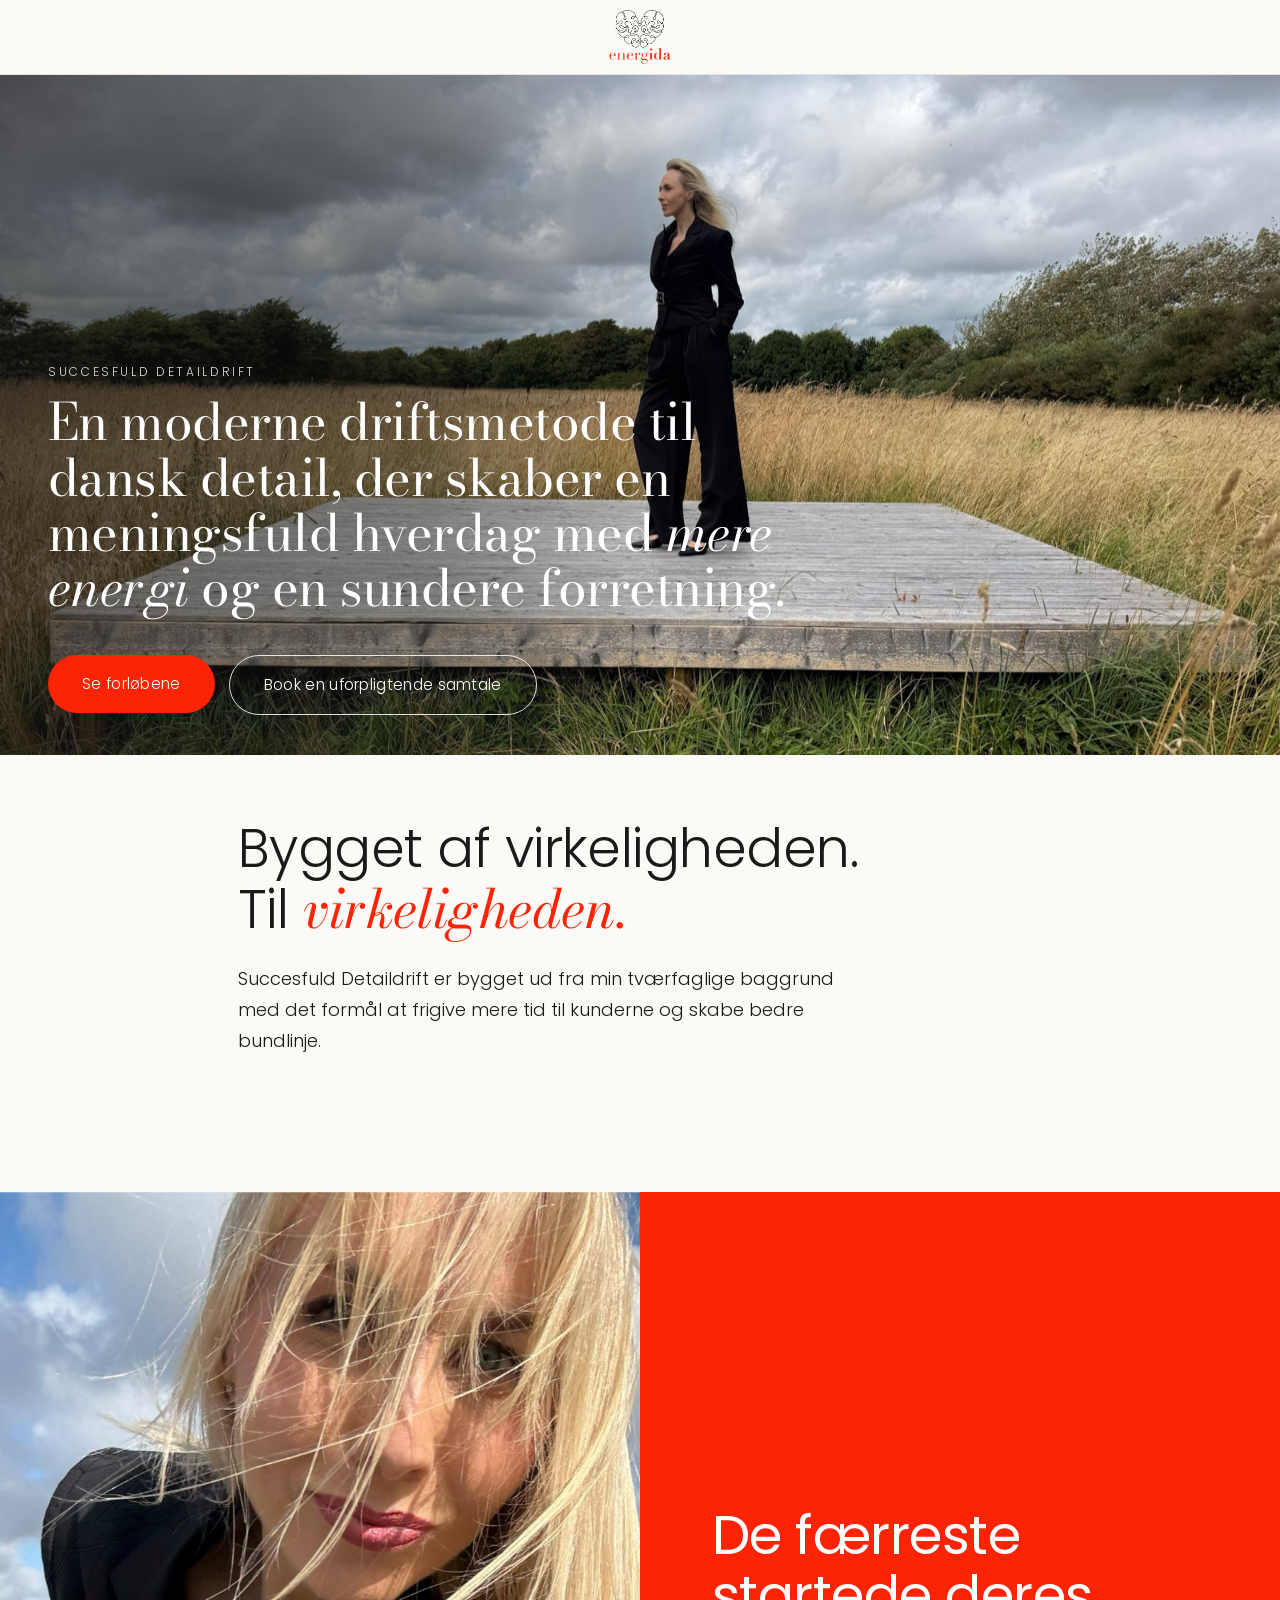
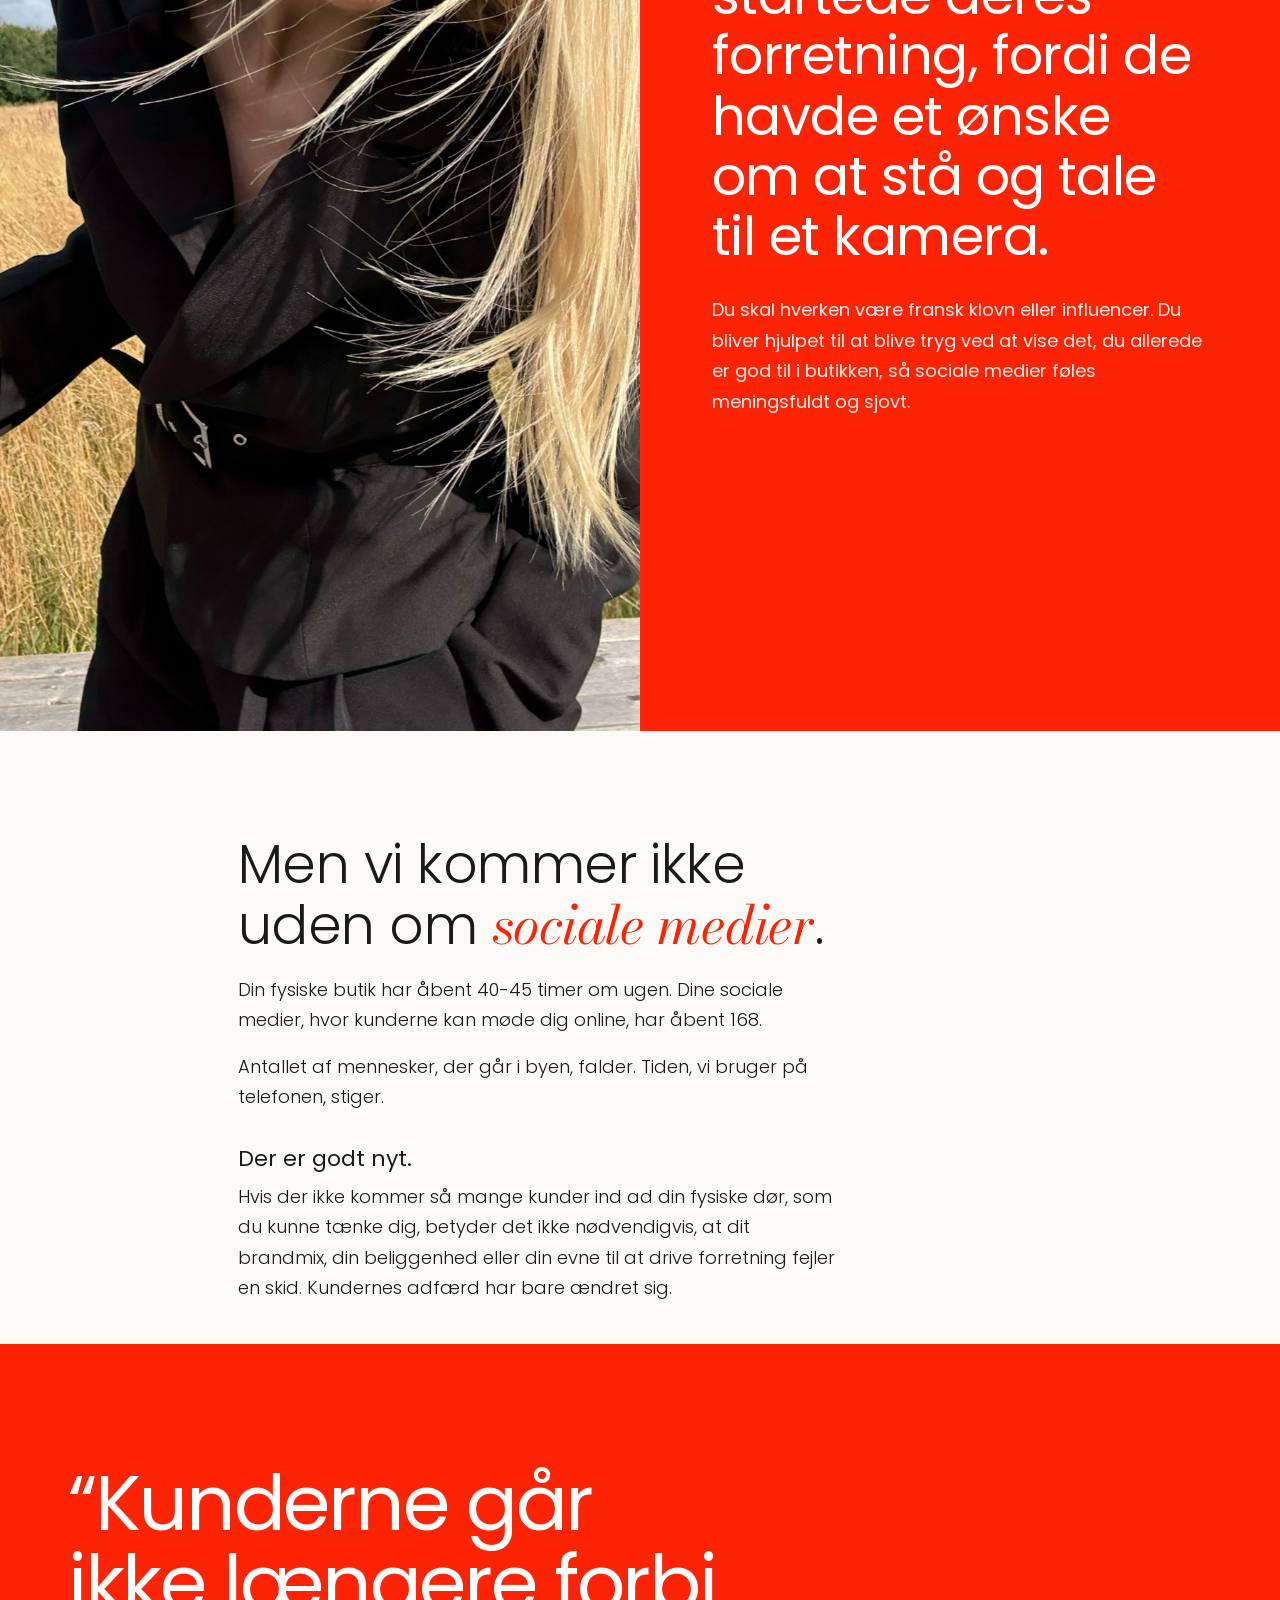
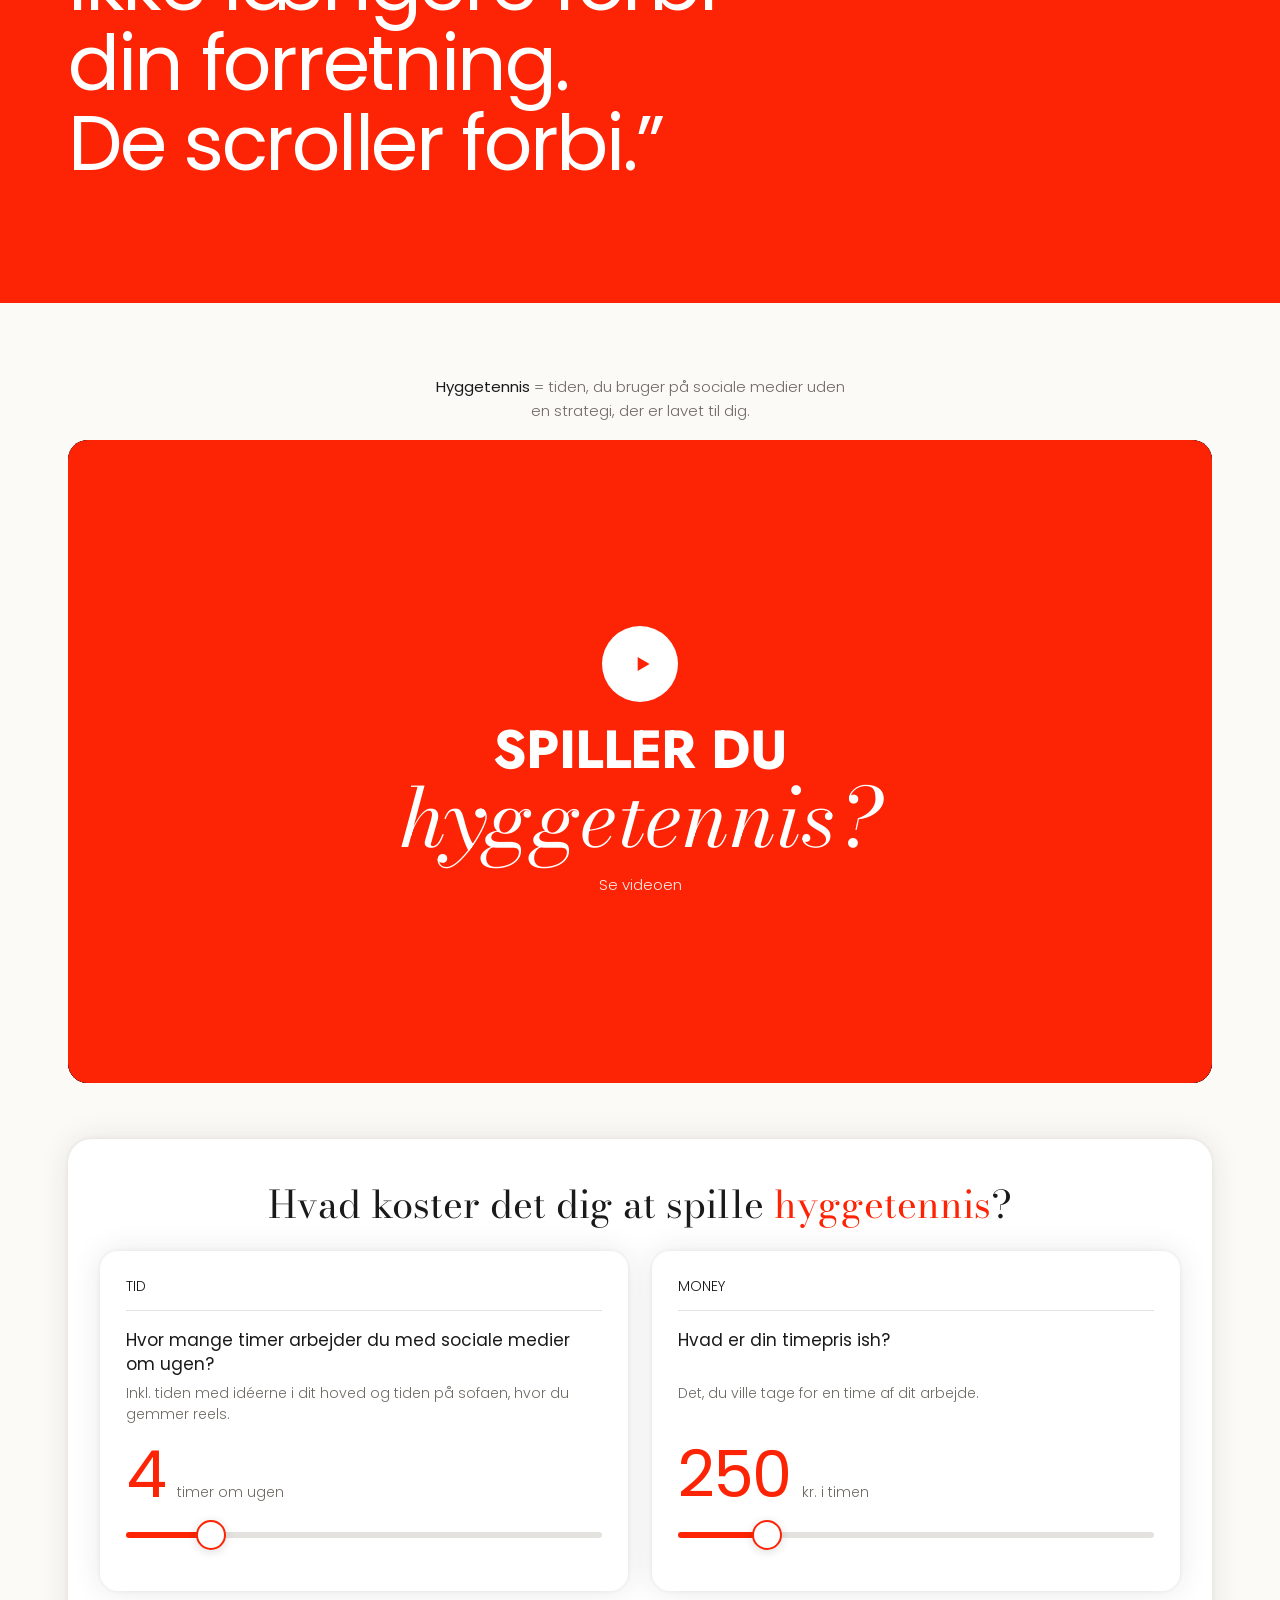
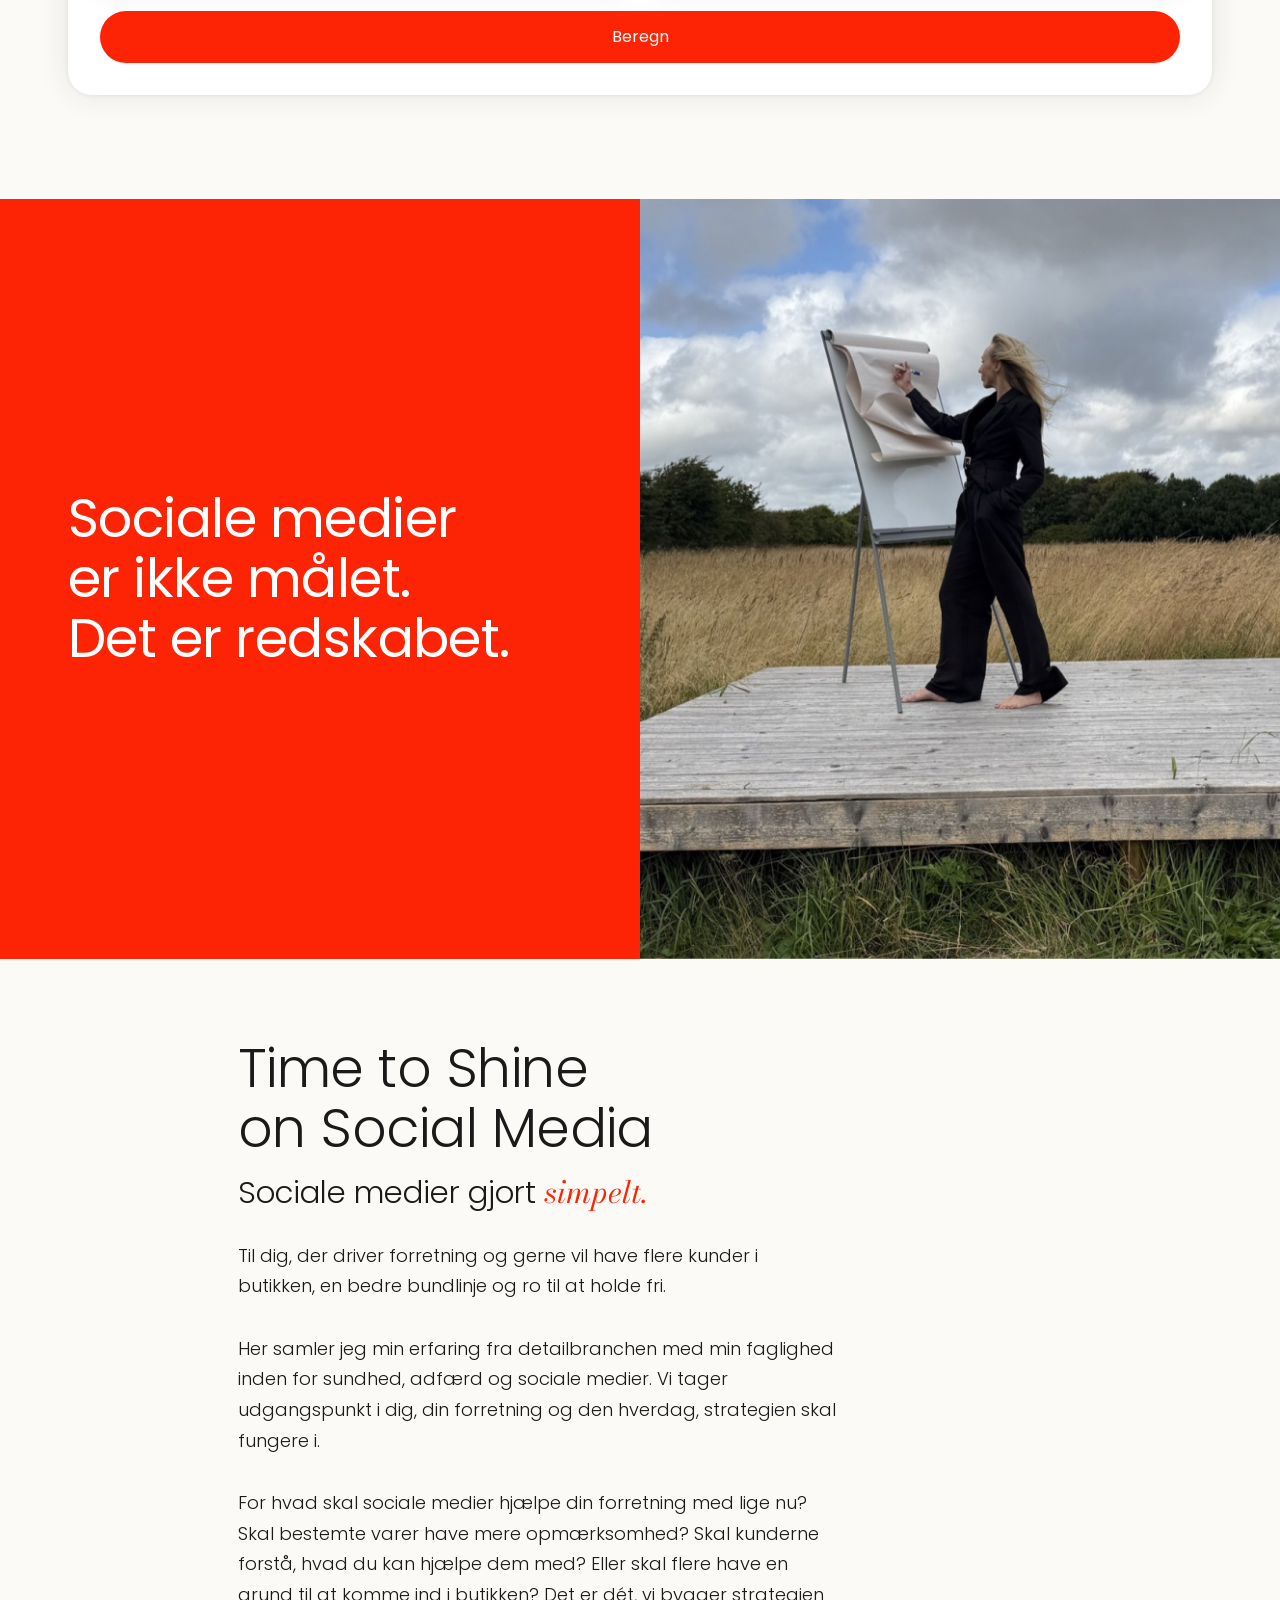
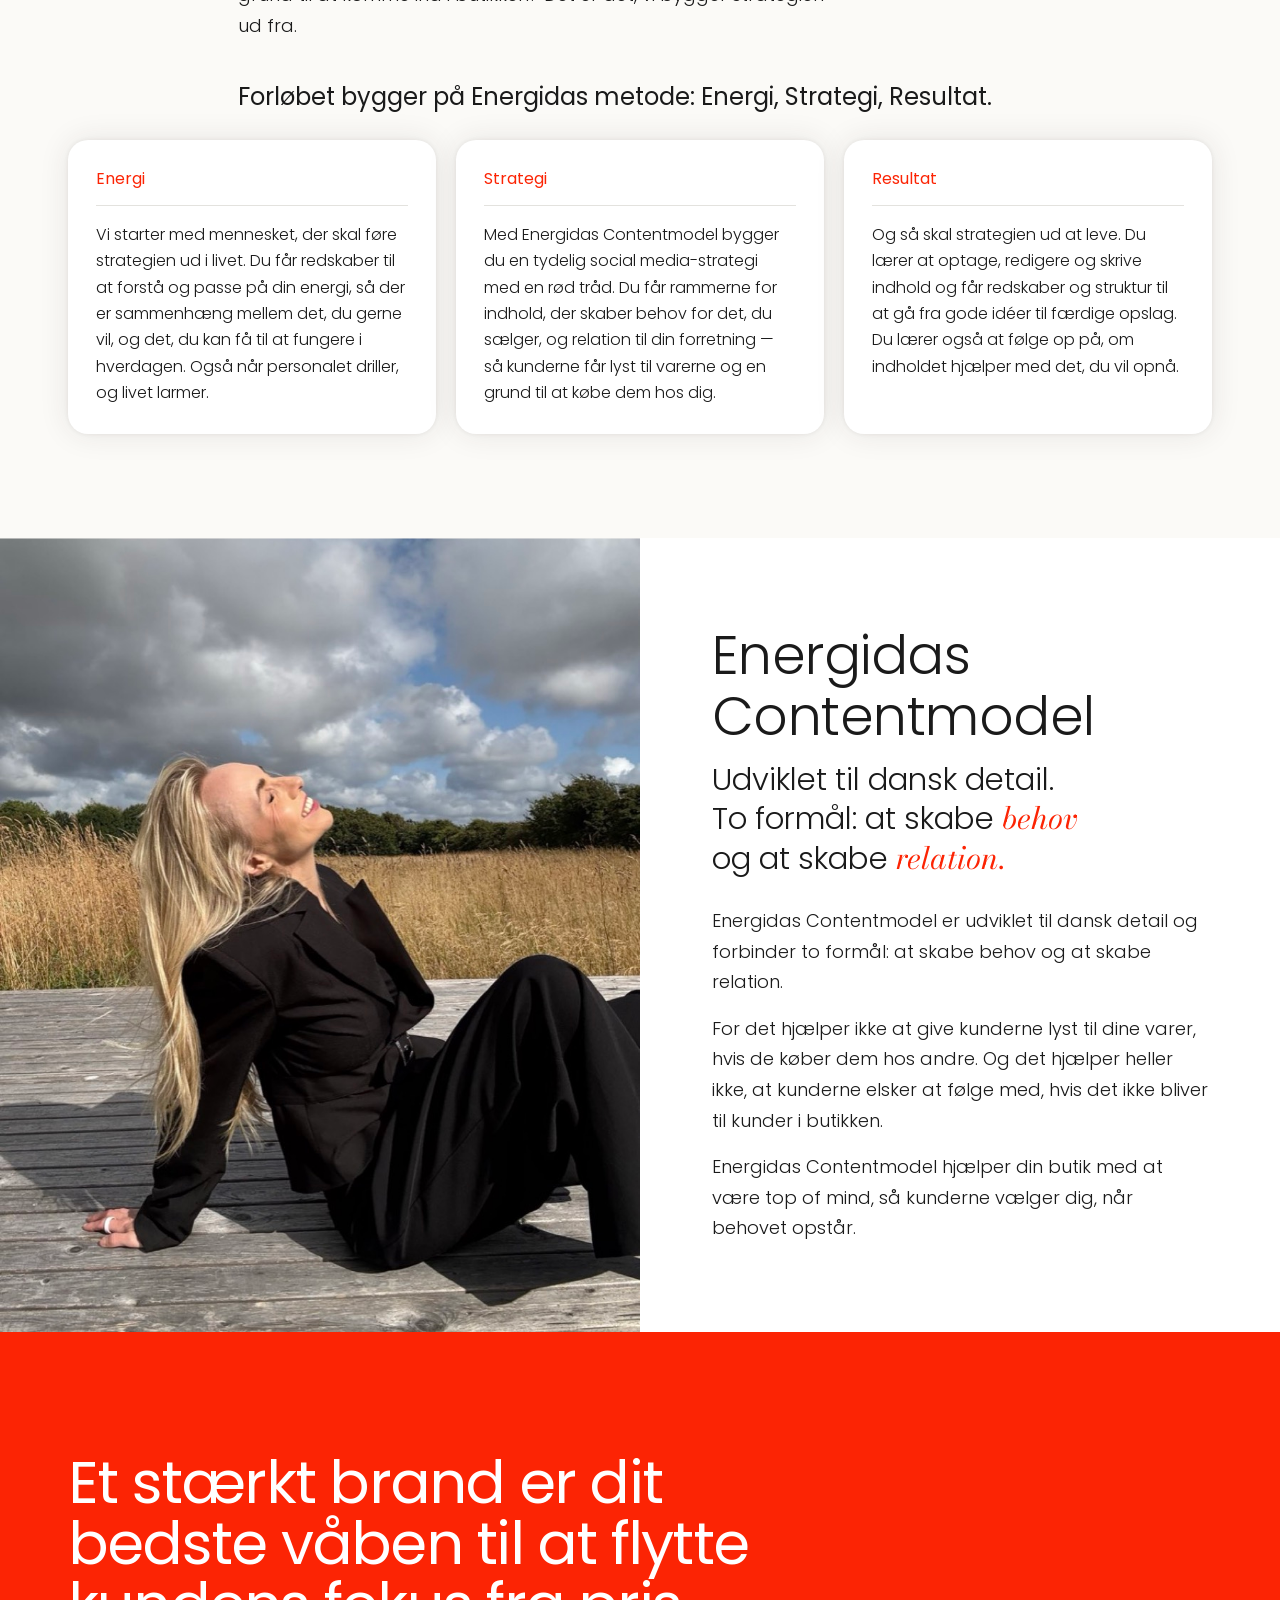
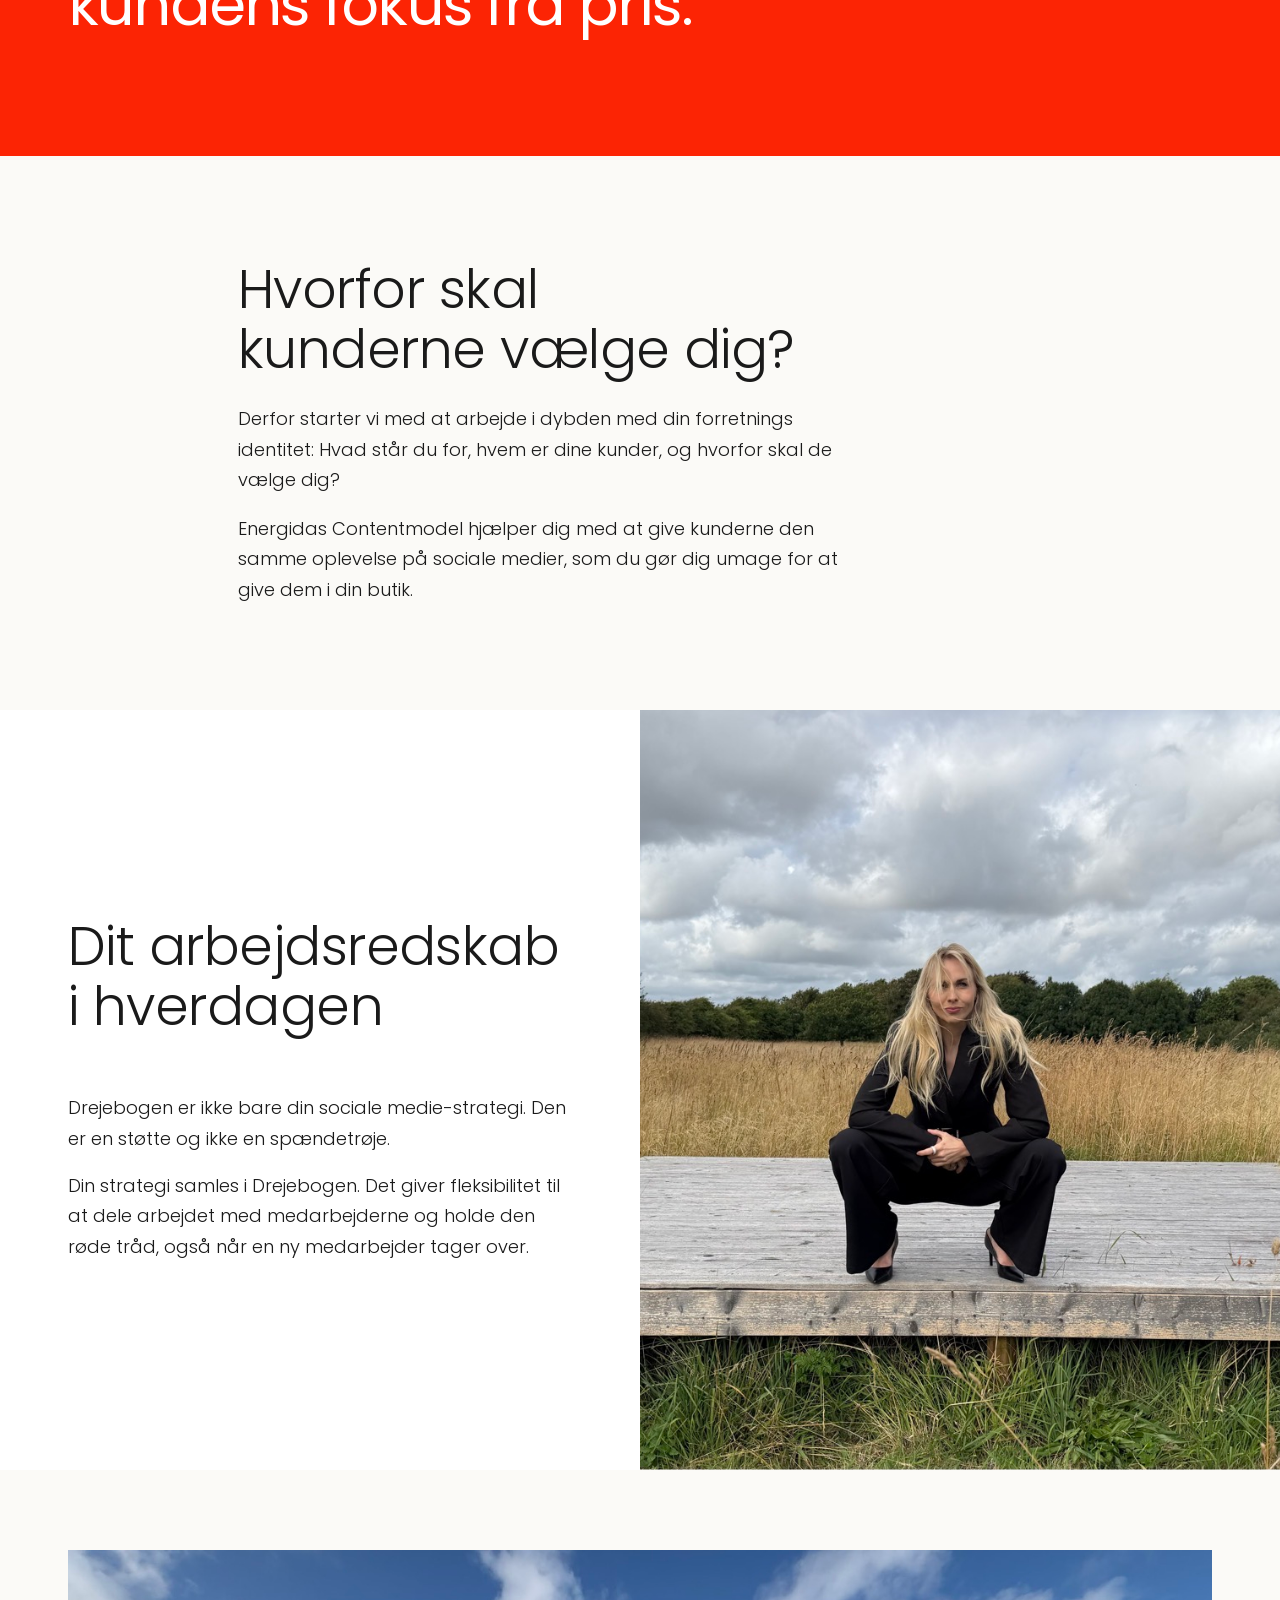
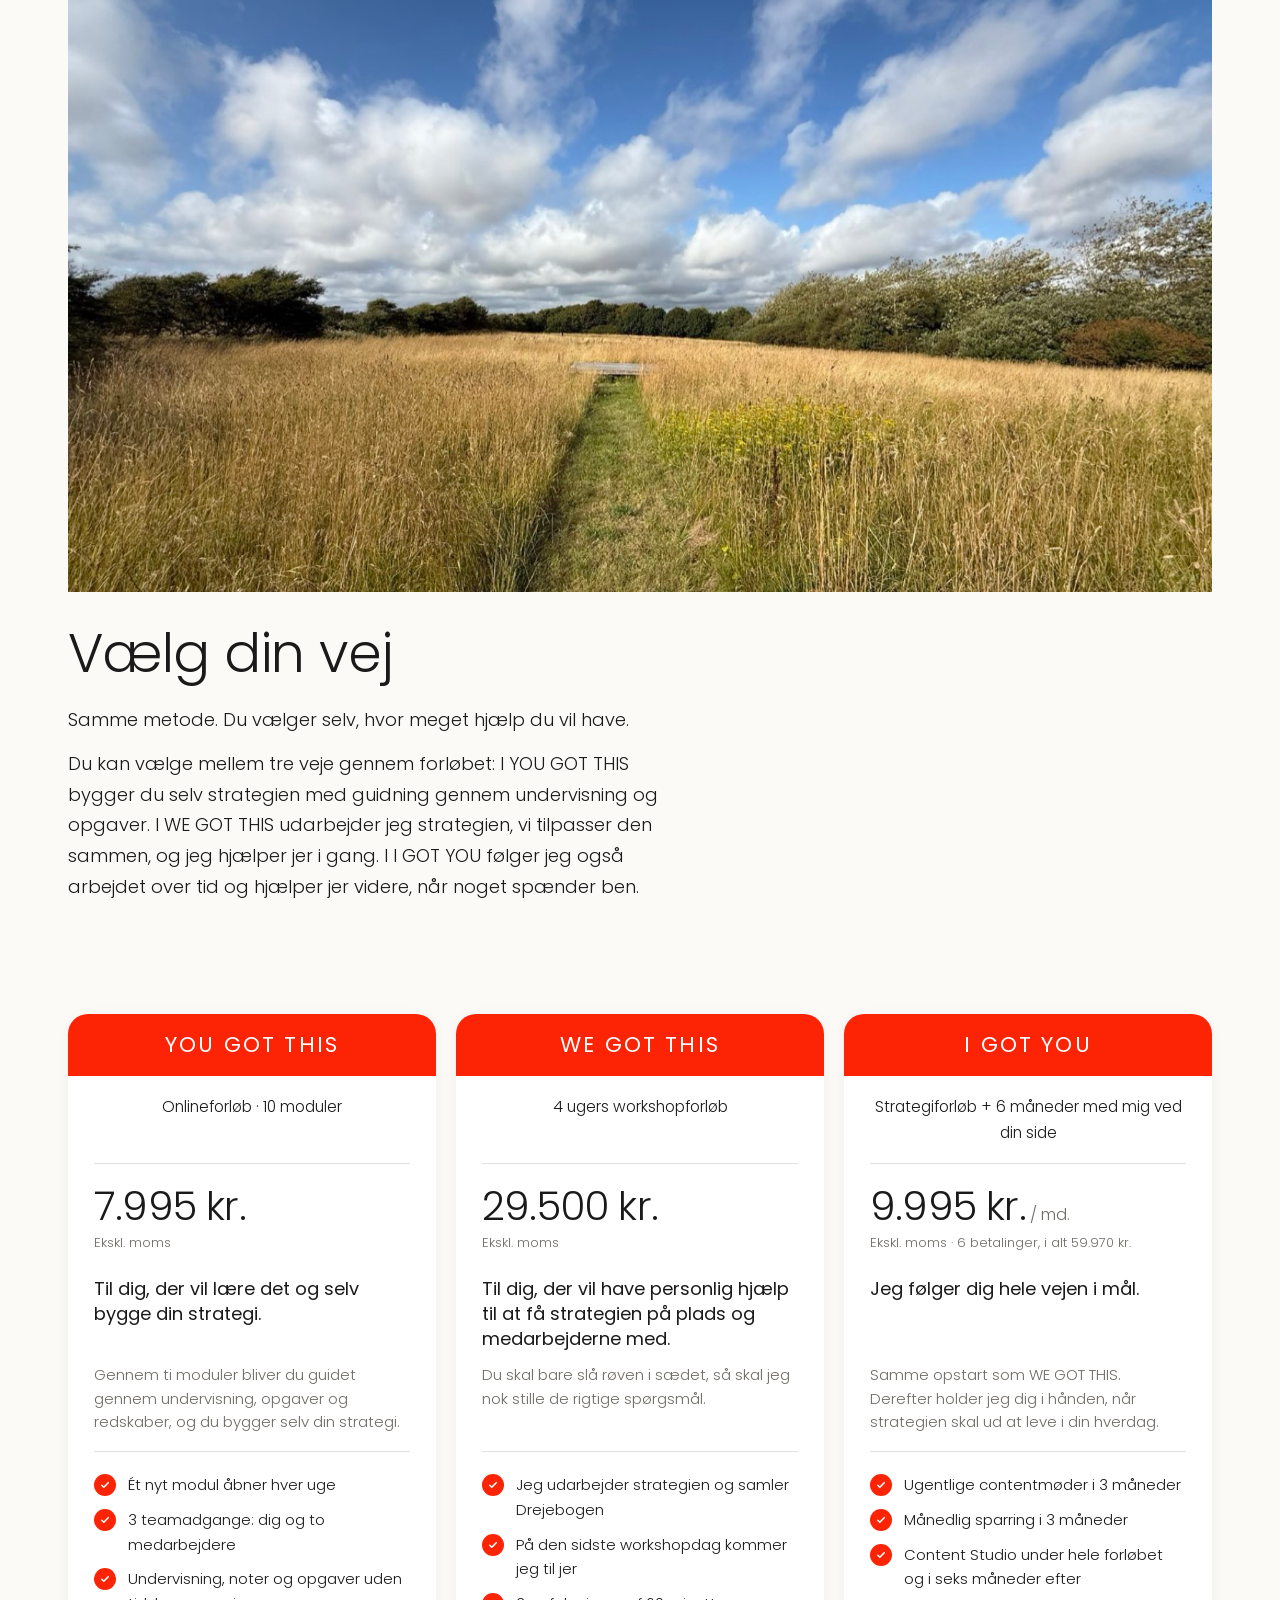
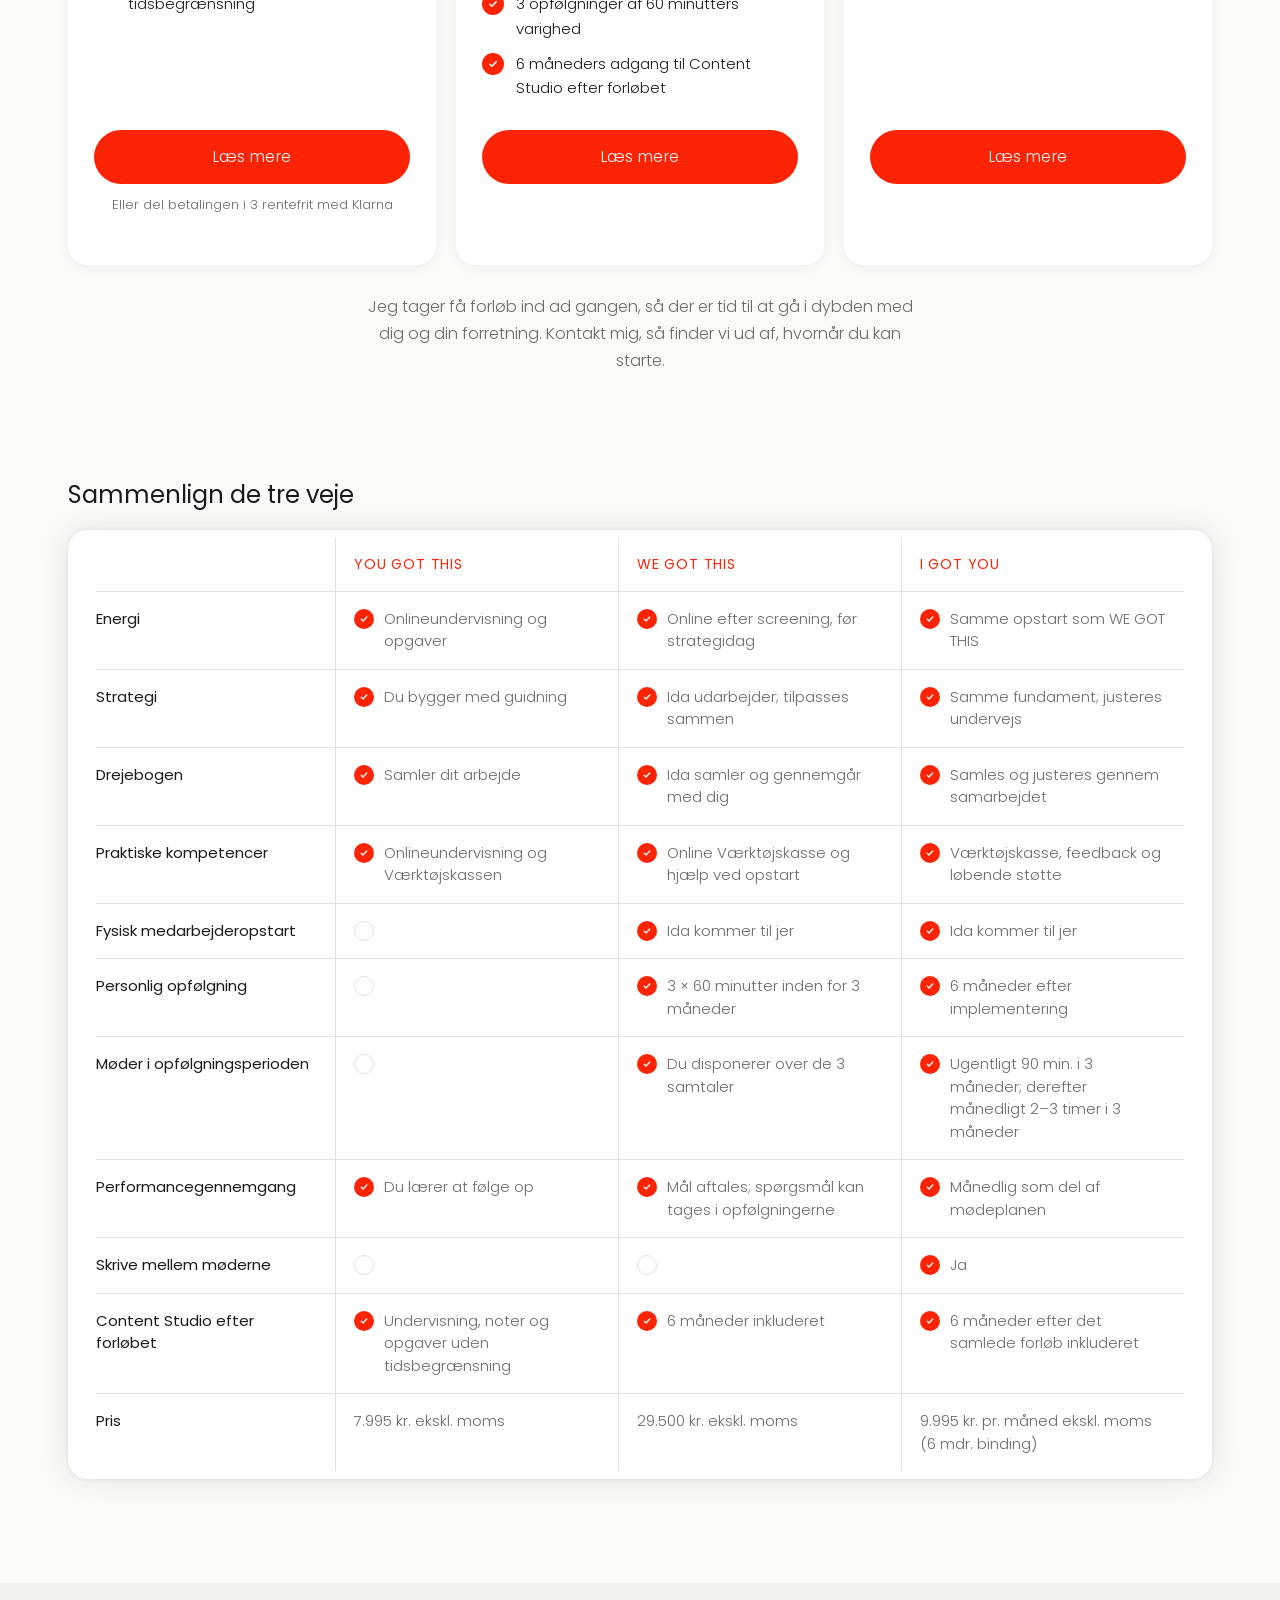
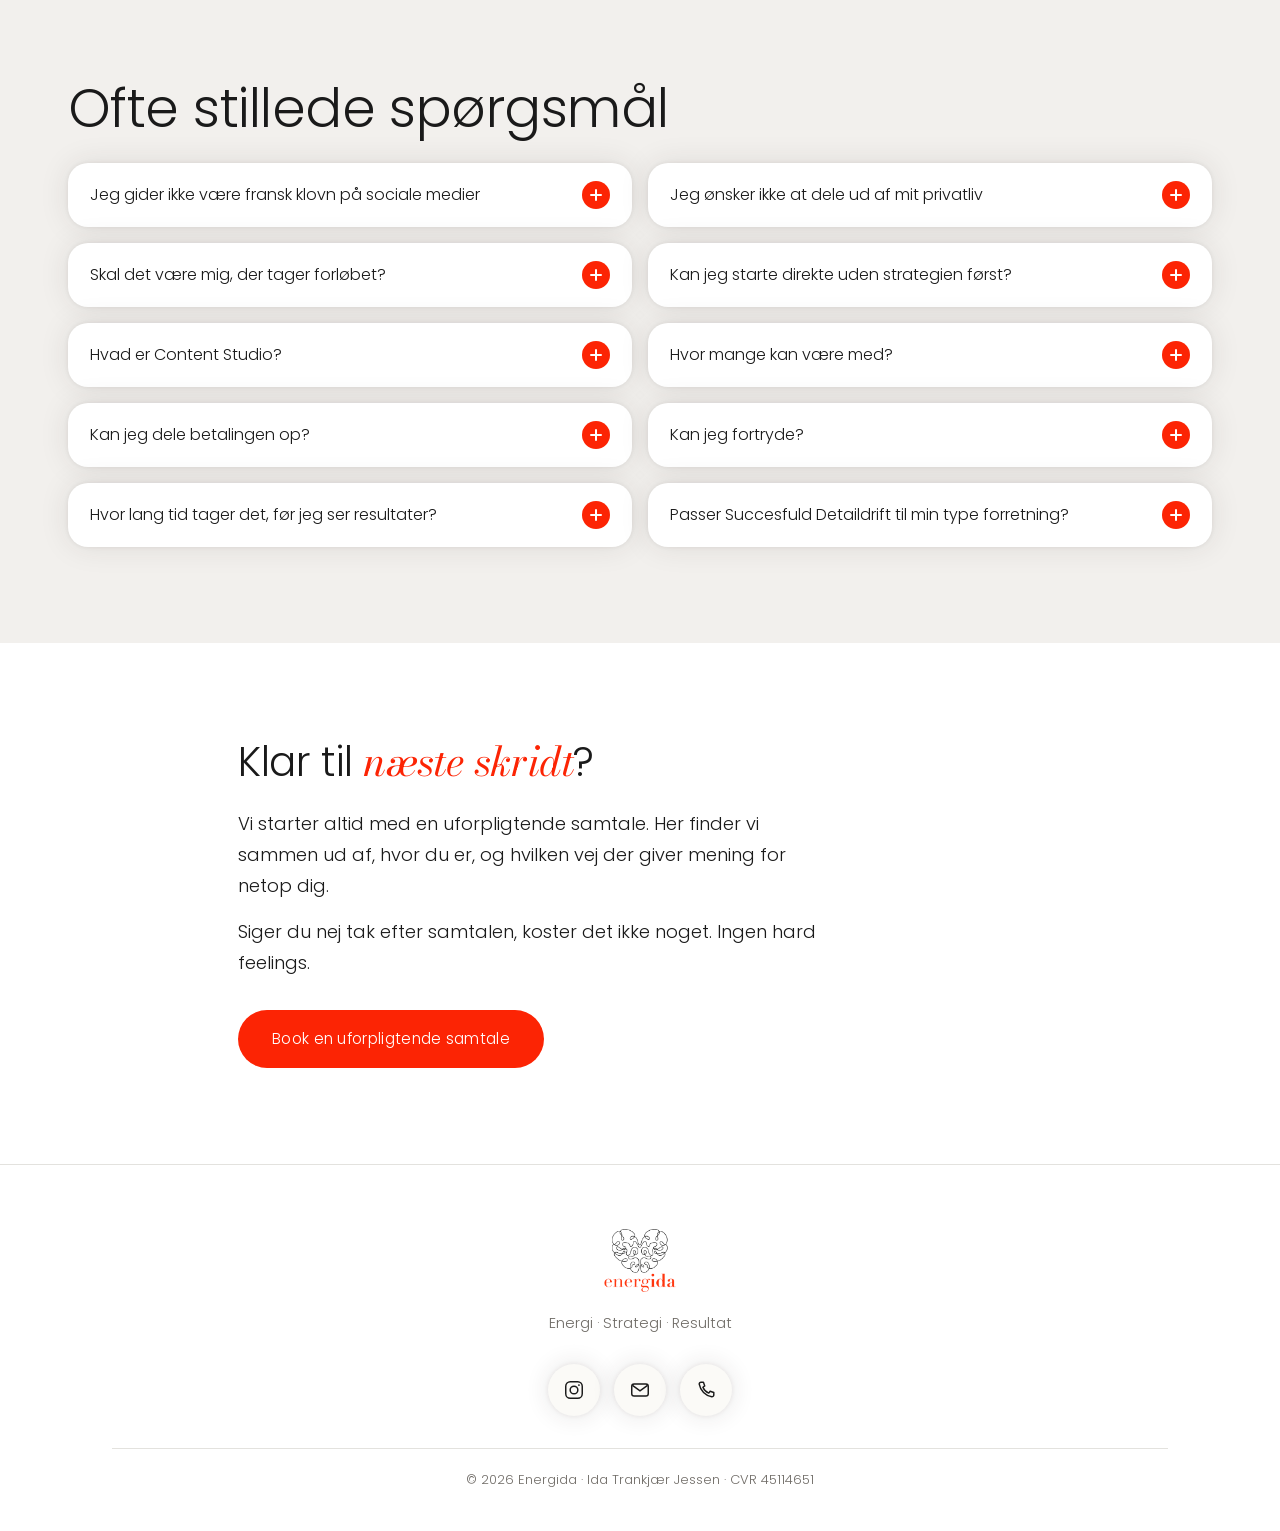
<file: SD/index.html>
<!doctype html>
<html lang="da"><head><meta charset="utf-8"><meta name="viewport" content="width=device-width,initial-scale=1,viewport-fit=cover"><meta name="robots" content="noindex,nofollow"><link rel="apple-touch-icon" href="/apple-touch-icon.png">
<!-- Succesfuld Detaildrift (17/10). Versionen følger appen, så service-workeren henter en ny kopi: const APP_VERSION = "3171" -->
<title>Succesfuld Detaildrift</title>
<link rel="preconnect" href="https://fonts.googleapis.com"><link rel="preconnect" href="https://fonts.gstatic.com" crossorigin><link href="https://fonts.googleapis.com/css2?family=Bodoni+Moda:ital,opsz,wght@0,6..96,400..600;1,6..96,400..600&family=Poppins:wght@300;400&family=Jost:wght@700&display=swap" rel="stylesheet">
<style>
:root{
  --roed:#FC2404; --blaek:#1A1A1A; --daempet:#6F6B66; --lys:#9A9590;
  --streg:#E3E2DE; --bund:#FBFAF7; --hvid:#FFFFFF; --felt:#F2F0ED;
  --serif:"Bodoni Moda","Bodoni 72",Didot,"Didot LT STD",Georgia,serif;
  --sans:"Poppins",-apple-system,BlinkMacSystemFont,"Segoe UI",Helvetica,Arial,sans-serif;
  color-scheme:light;
}
*{box-sizing:border-box}
html{-webkit-text-size-adjust:100%}
body{margin:0;background:var(--bund);color:var(--blaek);font-family:var(--sans);font-weight:300;font-size:17px;line-height:1.65;-webkit-font-smoothing:antialiased}
a{color:inherit}
.wrap{max-width:1120px;margin:0 auto;padding:0 32px}
.smal{max-width:760px}

/* udkast-noten */
.udkast{background:var(--hvid);border-bottom:1px solid var(--streg);font-size:13.5px;color:var(--daempet)}
.udkast .wrap{padding-top:14px;padding-bottom:14px;display:flex;flex-wrap:wrap;gap:6px 22px;align-items:center}
.udkast b{font-weight:400;color:var(--blaek)}
.prik{display:inline-block;width:9px;height:9px;border-radius:50%;background:var(--roed);vertical-align:1px;margin-right:6px}
.ret{border-bottom:0}
h1,h2,h3,.stor,.metode,.tre .t,.vej .n,.vej .s,.pris .n,.logo{font-optical-sizing:none;font-variation-settings:"opsz" 14;font-weight:500}
.video{position:relative;margin-top:30px;aspect-ratio:16/9;max-width:900px;background:var(--felt);border:1px solid var(--streg);border-radius:20px;display:flex;flex-direction:column;align-items:center;justify-content:center;gap:16px;overflow:hidden}
.video .afsp{width:76px;height:76px;border-radius:50%;background:var(--roed);display:flex;align-items:center;justify-content:center}
.video .afsp span{width:26px;height:30px;background:#fff;clip-path:polygon(0 0,100% 50%,0 100%);margin-left:6px}
.video .vtxt{font-size:13.5px;color:var(--daempet);text-align:center;padding:0 20px}
.foto{margin:40px 0 0}
.foto img{width:100%;height:auto;display:block}
.foto.hero-foto{margin:0 0 8px}
.ida-grid{display:grid;grid-template-columns:.8fr 1.2fr;gap:48px;align-items:start}
.ida-grid .foto{margin:0}
@media(max-width:820px){.ida-grid{grid-template-columns:1fr;gap:28px}}
.cover{position:relative;background:#2a2a28 url("foto/0427.jpg") 58% 8%/cover no-repeat;min-height:680px;display:flex;align-items:flex-end;color:#fff}
.cover::before{content:"";position:absolute;inset:0;background:linear-gradient(90deg,rgba(20,20,18,.62) 0%,rgba(20,20,18,.42) 34%,rgba(20,20,18,.08) 52%,rgba(20,20,18,0) 62%)}
.cover .wrap{position:relative;width:100%}
.cover .hero{padding:120px 0 48px}
.cover .eyebrow{color:rgba(255,255,255,.85);margin-bottom:12px}
.cover h1{color:#fff;font-size:clamp(34px,3.7vw,52px);max-width:15ch}
.cover .support{max-width:30ch}
.cover h1 em{color:#fff}
.cover .support{color:rgba(255,255,255,.94)}
.cover .knap.graa{background:transparent;color:#fff;border:1px solid rgba(255,255,255,.85)}
.cover .prislinje,.cover .prislinje b{color:rgba(255,255,255,.9)}
.cover .ny{border-bottom-color:rgba(255,255,255,.8)}
.sdfaq{padding:56px 0 64px}
.sdfaq-g{display:grid;grid-template-columns:1fr;gap:0 48px}
.sdfaq-g details{border-top:1px solid var(--streg)}
.sdfaq-g details:last-child{border-bottom:1px solid var(--streg)}
.sdfaq-g details summary{list-style:none;cursor:pointer;display:flex;justify-content:space-between;align-items:center;gap:16px;padding:14px 0;font-size:16px;line-height:1.35;color:var(--blaek);text-decoration:none}
.sdfaq-g details summary::before{content:none}
.sdfaq-g summary::-webkit-details-marker{display:none}
.sdfaq-g details summary::after{content:"+";flex:none;width:24px;height:24px;border-radius:50%;background:var(--roed);color:#fff;font-size:18px;line-height:24px;text-align:center}
.sdfaq-g details[open] summary::after{content:"\2212"}
.sdfaq-g p{margin:0 0 16px;font-size:15px;line-height:1.6;color:var(--daempet);max-width:56ch}
@media(min-width:900px){.sdfaq-g{grid-template-columns:1fr 1fr}.sdfaq-g details:nth-last-child(2){border-bottom:1px solid var(--streg)}}
#lektion{border-top:0;padding-top:72px}
.sd-intro{padding:48px 0 8px}.sd-intro h2{max-width:none}@media(min-width:1200px){.sd-intro h2{white-space:nowrap;margin-right:-240px}}.sd-intro .brod{max-width:62ch}
.lekto.regner{display:grid;grid-template-columns:1fr;gap:40px;margin:0;max-width:none}
.roedflise .indre{background:var(--hvid);border-radius:16px;padding:18px 20px 10px;margin:4px 0 26px}
.roedflise .indre .rg-vaerdi .tal{color:var(--roed)!important}.roedflise .indre .rg-enh{color:var(--daempet)}
.regner .roedflise .indre input[type=range]::-webkit-slider-runnable-track{background:linear-gradient(90deg,var(--roed) var(--p),var(--streg) var(--p))}
.regner .roedflise .indre input[type=range]::-webkit-slider-thumb{border-color:var(--roed);box-shadow:0 2px 10px rgba(26,26,26,.15)}
.regner .roedflise .indre input[type=range]::-moz-range-track{background:var(--streg)}.regner .roedflise .indre input[type=range]::-moz-range-progress{background:var(--roed)}.regner .roedflise .indre input[type=range]::-moz-range-thumb{border-color:var(--roed)}
.roedkasse{grid-column:1/-1;background:var(--hvid);border-radius:24px;padding:36px 20px 20px;text-align:center;box-shadow:0 0 4px rgba(46,44,41,.08),0 0 30px rgba(46,44,41,.10)}
.rk-titel{font-family:var(--serif);font-optical-sizing:none;font-variation-settings:"opsz" 14;font-weight:400;font-size:clamp(26px,3vw,38px);line-height:1.15;color:var(--blaek);margin:0 auto 24px;max-width:none;white-space:nowrap}.rk-titel em{font-style:italic;color:var(--roed)}
.roedkasse .lekt{color:var(--daempet);margin:0 0 24px}
.rk-fakta{margin:-8px auto 24px;max-width:46ch;text-align:center;font-size:15px;line-height:1.55;color:var(--daempet)}.rk-fakta b{font-weight:400;color:var(--blaek)}
.rk-to{display:grid;grid-template-columns:1fr;gap:16px;text-align:left}
.kvit{margin-top:20px;padding-top:4px;text-align:left}
.kvit .nr{color:var(--lys);padding-bottom:12px;border-bottom:1px solid var(--streg);margin-bottom:16px}
.kvit .kv{display:grid;gap:0}
.kvit .rk{display:flex;flex-direction:column;gap:2px;padding:12px 0;border-top:1px solid var(--streg)}
.kvit .rk:first-child{border-top:0;padding-top:0}
.kvit .rk .l{font-size:14px;color:var(--daempet)}
.kvit .rk b{font-weight:400;font-size:18px;line-height:1.3;color:var(--blaek);font-variant-numeric:tabular-nums}
.kvit .rk.hov b span:first-child{font-size:30px;line-height:1.1;letter-spacing:-.02em;color:var(--roed)}
.kvit .rk.hov b .om{display:block;font-size:16px}
@media(min-width:900px){.kvit .kv{grid-template-columns:repeat(4,1fr)}.kvit .rk{border-top:0;border-left:1px solid var(--streg);padding:0 0 0 24px;margin-right:24px}.kvit .rk:first-child{border-left:0;padding-left:0}.kvit .rk:last-child{margin-right:0}}
.rk-to .roedflise{padding:20px 20px 18px;border-radius:16px}
.rk-to .roedflise .nr{margin-bottom:10px;font-size:16px;letter-spacing:.2em;color:#fff}
.rk-to .roedflise .rg-q{font-size:15px;line-height:1.4}
.rk-to .roedflise .rg-h{font-size:13px;margin:4px 0 10px}
.rk-to .roedflise .rg-vaerdi{margin-bottom:4px}
.rk-to .roedflise .rg-vaerdi .tal{font-size:clamp(34px,3vw,44px)}
.rk-to .roedflise .rg-enh{font-size:13px}
.rk-to .roedflise input[type=range]{height:36px;margin-bottom:14px}
.rk-to .roedflise .rg-konto{font-size:14px;margin-top:12px}
.rk-to .roedflise .rg-konto .l{padding:9px 0}
.rk-to .roedflise .rg-slut{margin-top:14px;gap:2px}
.rk-to .roedflise .rg-slut .rs1{font-size:14px}
.rk-to .roedflise .rg-slut .rs2{font-size:clamp(24px,2vw,30px)}
@media(min-width:900px){.to-fliser .roedflise .rg-q{min-height:calc(2 * 1.4em)}.to-fliser .roedflise .rg-h{min-height:calc(2 * 1.65em)}.rk-to{gap:20px}}
@media(max-width:899px){.rk-titel{white-space:normal}}
@media(min-width:900px){.roedkasse{padding:44px 32px 32px}.rk-to{grid-template-columns:1fr 1fr;gap:24px}}
/* BEREGNEREN LÅST 5/10 (Idas »ENDLIG, FEDT, LÅS«): hvide fliser, lang Beregn-knap, svaret som tekst, Didot-spørgsmål */
.hvidflise{background:var(--hvid);border-radius:18px;box-shadow:0 0 4px rgba(46,44,41,.08),0 0 30px rgba(46,44,41,.10);padding:22px 22px 24px;text-align:left}
.hvidflise .nr{font-size:14px;letter-spacing:0;text-transform:uppercase;color:var(--blaek);padding-bottom:12px;border-bottom:1px solid var(--streg);margin-bottom:18px}
.hvidflise .rg-q{font-size:16px;font-weight:400;line-height:1.4;color:var(--blaek);max-width:none;display:block}
.hvidflise .rg-h{font-size:14px;line-height:1.5;color:var(--daempet);margin:6px 0 18px}
.hvidflise .rg-vaerdi{margin-bottom:6px}
.hvidflise .rg-vaerdi .tal{font-size:44px;font-weight:400;color:var(--roed);line-height:1}
.hvidflise .rg-enh{font-size:14px;color:var(--daempet)}
.hvidflise .rg-skala{display:flex;justify-content:space-between;font-size:14px;color:var(--daempet);margin-top:2px}
.hvidflise input[type=range]{height:40px}
.roedkasse .beregn{display:block;width:100%;margin:20px 0 0;height:52px;border:0;border-radius:999px;background:var(--roed);color:#fff;font:inherit;font-size:16px;font-weight:400;cursor:pointer}
.rg-res{margin:28px 0 4px;text-align:center;font-weight:300}
.rg-res[hidden]{display:none}
.rg-res .rg-tre{max-width:52ch;margin:0 auto;display:block}
.rg-res .rg-tre p{margin:0;padding:10px 0;border-bottom:1px solid var(--streg);font-size:19px;line-height:1.6;color:var(--daempet)}
.rg-res .rg-tre p:last-child{border-bottom:0}
.rg-res .rg-tre b{font-weight:400;color:var(--roed);font-size:1.45em;line-height:1;font-variant-numeric:tabular-nums}
.rg-res .spm{font-family:var(--serif);font-optical-sizing:none;font-variation-settings:"opsz" 24;font-weight:400;font-size:clamp(32px,4vw,44px);line-height:1.2;color:var(--blaek);margin:22px auto 0;padding-top:4px}
.rg-res .spm em{font-style:italic;color:var(--roed)}
@media(min-width:900px){.hvidflise .rg-q{min-height:calc(2 * 1.4em)}.hvidflise .rg-h{min-height:calc(2 * 1.5em)}.hvidflise{padding:24px 26px 26px}}
@media(max-width:899px){.rg-res .rg-tre p{font-size:17px}}
.rg-slut{margin-top:24px;display:flex;flex-direction:column;align-items:flex-start;gap:6px}.rg-slut .rs1{color:rgba(255,255,255,.82);font-size:17px}.rg-slut .rs2{color:#fff;font-weight:300;font-size:clamp(30px,2.8vw,42px);line-height:1;letter-spacing:-.02em}
.to-fliser .roedflise .nr{color:rgba(255,255,255,.85);margin-bottom:14px}
.to-fliser .roedflise .rg-konto{margin-top:0}@media(min-width:900px){.to-fliser .roedflise .rg-q{min-height:calc(2 * 1.4em)}.to-fliser .roedflise .rg-h{min-height:calc(2 * 1.65em)}}
@media(max-width:899px){.to-fliser .indre .rg-vaerdi{flex-wrap:nowrap}.to-fliser .indre .rg-vaerdi .tal{font-size:44px}.to-fliser .indre .rg-enh{white-space:nowrap;font-size:15px}}
@media(min-width:900px){.lekto.regner.to-fliser{align-items:stretch}.lekto.to-fliser > div:first-child{grid-column:1/-1}.lekto.to-fliser .lekhoved{grid-column:1/-1;text-align:center;padding:8px 0 0}.lekto.to-fliser > div:first-child{text-align:center}.lekto.to-fliser > div:first-child .lekh{margin:0 auto 10px;font-size:clamp(30px,4.2vw,46px)!important}.lekto.to-fliser .lekh{margin-left:auto;margin-right:auto}.lekto.to-fliser .lekt{margin-bottom:0}.lekto.to-fliser .roedflise{display:flex;flex-direction:column}.lekto.to-fliser .roedflise .rg-konto{margin-top:auto;padding-top:0}}
.lekh{font-size:clamp(26px,2.6vw,36px);line-height:1.15;margin:0 0 18px;max-width:none}.lekh em{font-style:italic;color:var(--roed)}.lekt{margin:-6px 0 18px;color:var(--daempet);font-size:16px}
.roedflise{background:var(--roed);color:#fff;border-radius:20px;padding:28px 28px 30px}
.roedflise .nr,.roedflise .rg-h,.roedflise .rg-enh,.roedflise .rg-skala,.roedflise .rg-konto .t2,.roedflise .rg-ret{color:rgba(255,255,255,.82)}
.roedflise .rg-q,.roedflise .rg-vaerdi .tal,.roedflise .rg-ret b,.roedflise .rg-konto .l b{color:#fff!important}
.roedflise .rg-konto{border-top-color:#fff}.roedflise .rg-konto .l{border-bottom-color:rgba(255,255,255,.3)}.roedflise .rg-konto .sum{border-bottom-color:#fff}
.regner .roedflise input[type=range]::-webkit-slider-runnable-track{background:linear-gradient(90deg,#fff var(--p),rgba(255,255,255,.35) var(--p))}
.regner .roedflise input[type=range]::-webkit-slider-thumb{border-color:#fff;box-shadow:0 2px 10px rgba(0,0,0,.2)}
.regner .roedflise input[type=range]::-moz-range-track{background:rgba(255,255,255,.35)}.regner .roedflise input[type=range]::-moz-range-progress{background:#fff}.regner .roedflise input[type=range]::-moz-range-thumb{border-color:#fff}
.roedflise .rg-spm{margin-top:0}.roedflise .rg-konto{margin-top:34px;max-width:none}
.rg-smal .rg-vaerdi .tal{font-size:clamp(48px,5vw,72px)}
.rg-smal .rg-q{font-size:17px}
@media(min-width:900px){.lekto.regner{grid-template-columns:minmax(0,1fr) minmax(0,1fr);gap:56px;align-items:start}.lekto .video{max-width:none;margin-top:18px;aspect-ratio:16/9}.roedflise{padding:32px 36px 36px}}

@media(max-width:820px){.cover{min-height:720px;background-position:60% 0;background-size:auto 62%;background-color:#23231f}.cover::before{background:linear-gradient(180deg,rgba(35,35,31,0) 0%,rgba(35,35,31,0) 38%,rgba(35,35,31,.85) 58%,#23231f 66%)}.cover .hero{padding:300px 0 28px}.cover h1{max-width:none}}
.tosp{display:grid;grid-template-columns:.78fr 1.22fr;gap:56px;align-items:start}
.tosp > figure{margin:0;position:sticky;top:24px}
.tosp > figure img{width:100%;height:auto;display:block}
@media(max-width:820px){.tosp{grid-template-columns:1fr;gap:28px}.tosp > figure{position:static}.tosp > figure img{max-height:460px;object-fit:cover;object-position:50% 30%}}
/* tiden som grafisk statement */
.tid{display:grid;grid-template-columns:auto 1fr;gap:28px 56px;align-items:center;margin:40px 0 34px}
.tid .stort{font-family:var(--sans);font-weight:300;font-size:clamp(120px,17vw,230px);line-height:.8;color:var(--roed);font-variant-numeric:tabular-nums;letter-spacing:-.04em}
.tid .enh{font-family:var(--serif);font-optical-sizing:none;font-variation-settings:"opsz" 14;font-weight:500;font-size:clamp(26px,3.4vw,40px);line-height:1.15;max-width:14ch}
.uger{display:grid;grid-template-columns:repeat(26,1fr);gap:6px;max-width:900px;margin:10px 0 12px}
.uger i{aspect-ratio:1;border-radius:4px;background:var(--hvid);border:1px solid var(--streg)}
.uger i.r{background:var(--roed);border-color:var(--roed)}
.uger-tekst{font-size:14px;color:var(--daempet);letter-spacing:.04em}
@media(max-width:820px){.tid{grid-template-columns:1fr;gap:10px}.uger{grid-template-columns:repeat(13,1fr);gap:5px}}
.regner{display:grid;grid-template-columns:1fr 1fr;gap:40px 56px;align-items:start;margin:40px 0 34px;max-width:1000px}
.rg-q{display:block;font-size:19px;line-height:1.4;max-width:30ch}
.rg-h{font-size:15px;color:var(--daempet);margin:8px 0 22px}
.rg-vaerdi{display:flex;align-items:baseline;gap:12px;margin-bottom:14px}
.rg-vaerdi .tal{font-weight:300;font-size:clamp(64px,8vw,104px);line-height:1;color:var(--roed);font-variant-numeric:tabular-nums;letter-spacing:-.03em}
.rg-enh{font-size:16px;color:var(--daempet)}
.regner input[type=range]{-webkit-appearance:none;appearance:none;width:100%;height:44px;background:transparent;margin:0;--p:18%}
.regner input[type=range]::-webkit-slider-runnable-track{height:6px;border-radius:999px;background:linear-gradient(90deg,var(--roed) var(--p),var(--streg) var(--p))}
.regner input[type=range]::-moz-range-track{height:6px;border-radius:999px;background:var(--streg)}
.regner input[type=range]::-moz-range-progress{height:6px;border-radius:999px;background:var(--roed)}
.regner input[type=range]::-webkit-slider-thumb{-webkit-appearance:none;width:30px;height:30px;border-radius:50%;background:#fff;border:2px solid var(--roed);margin-top:-12px;box-shadow:0 2px 10px rgba(26,26,26,.15)}
.regner input[type=range]::-moz-range-thumb{width:28px;height:28px;border-radius:50%;background:#fff;border:2px solid var(--roed)}
.rg-ret{font-size:14px;color:var(--daempet);margin:18px 0 6px;line-height:1.55}
.rg-ret b{font-weight:400;color:var(--blaek)}
.rg-skala{display:flex;justify-content:space-between;font-size:12.5px;color:var(--lys)}
.rg-konto{border-top:2px solid var(--blaek);font-size:16px;background:transparent}
.rg-konto .t2{font-size:12px;letter-spacing:.16em;text-transform:uppercase;color:var(--daempet);padding:12px 0 4px}
.rg-konto .l{display:flex;justify-content:space-between;gap:16px;padding:13px 0;border-bottom:1px solid var(--streg)}
.rg-konto .l b{font-weight:400;font-variant-numeric:tabular-nums;text-align:right}
.rg-konto .sum{border-bottom:2px solid var(--blaek)}
.rg-konto .sum b,#rgUger{color:var(--roed)}
@media(max-width:820px){.regner{grid-template-columns:1fr;gap:30px}}
.kender{display:grid;grid-template-columns:1fr;gap:0;margin:6px 0 26px}
.kender > div{padding:18px 0;border-bottom:1px solid var(--streg)}
.kender > div:first-child{border-top:1px solid var(--streg)}
.kender .kn{display:block;font-size:12px;letter-spacing:.16em;color:var(--roed);padding-bottom:12px;margin-bottom:14px;border-bottom:1px solid var(--streg)}
.kender p{margin:0;font-family:var(--serif);font-optical-sizing:none;font-variation-settings:"opsz" 14;font-weight:500;font-size:clamp(24px,2.6vw,32px);line-height:1.22}
.kender p em{font-style:italic;color:var(--roed)}
.prisstor{display:flex;flex-direction:column;gap:2px;margin-top:22px}
.prisstor .kr{font-family:var(--sans);font-weight:300;font-size:clamp(38px,4.6vw,54px);line-height:1;color:var(--roed);font-variant-numeric:tabular-nums;letter-spacing:-.02em}
.prisstor .u{font-size:14px;color:var(--daempet)}
.cover .prisstor .kr{color:#fff}
.cover .prisstor .u{color:rgba(255,255,255,.88)}
.foer div{font-family:var(--sans)!important;font-weight:300!important;font-variation-settings:normal!important;font-size:clamp(20px,2.2vw,26px);color:var(--daempet)}
.foer div em{font-style:normal;color:var(--roed);font-weight:400}
.tildig{font-size:12px;letter-spacing:.14em;text-transform:uppercase;color:var(--daempet);margin:14px 0 6px}
.cover .aaben{color:#fff}
.koebgrp{display:flex;flex-direction:column;align-items:center}
.koebgrp .prisstor{align-items:center;text-align:center;margin-top:16px}
.knapper{align-items:flex-start}
.kodebaand{background:var(--felt);font-size:14px;color:var(--blaek)}
.kodebaand .wrap{padding-top:11px;padding-bottom:11px}
.prislinje{margin-top:18px;font-size:15px;color:var(--daempet)}
.prislinje b{font-weight:400;color:var(--blaek)}
.moduler{list-style:none;margin:30px 0 0;padding:0;display:grid;grid-template-columns:1fr 1fr;gap:0 48px;max-width:900px}
.moduler li{padding:13px 0;border-bottom:1px solid var(--streg);font-size:16.5px;display:flex;gap:14px}
.moduler li span{color:var(--roed);min-width:26px;font-variant-numeric:tabular-nums}
.billede{margin-top:34px;border:1px dashed #DEDAD4;border-radius:20px;padding:40px 24px;text-align:center;color:var(--daempet);font-size:14.5px;max-width:900px}
.faq{max-width:760px;margin-top:30px}
.faq div{padding:20px 0;border-bottom:1px solid var(--streg)}
.faq .q{font-size:17.5px;margin-bottom:6px}
.faq .a{font-size:16px;color:var(--daempet)}
@media(max-width:820px){.moduler{grid-template-columns:1fr}}
.ny{border-bottom:0}
.aaben{display:block;margin:14px 0 0;font-size:13.5px;color:var(--roed);max-width:60ch}
.aaben::before{content:"";display:inline-block;width:9px;height:9px;border-radius:50%;background:var(--roed);margin-right:8px;vertical-align:1px}

header{border-bottom:1px solid var(--streg);background:var(--bund)}
.top{display:flex;align-items:center;justify-content:space-between;height:74px}
.logo{font-family:var(--serif);font-size:24px;letter-spacing:.02em}
.logo b{color:var(--roed);font-weight:400}
nav{display:flex;gap:30px;font-size:14px;letter-spacing:.04em}
nav a{text-decoration:none}

.hero{padding:96px 0 88px}
.stor-titel{font-size:clamp(34px,4vw,52px);max-width:none;margin:0 0 36px}
.eyebrow,.nr{font-size:12px;letter-spacing:.22em;text-transform:uppercase;color:var(--daempet);margin-bottom:24px}
h1{font-family:var(--serif);font-weight:400;font-size:clamp(36px,6vw,68px);line-height:1.08;letter-spacing:-.01em;margin:0;max-width:18ch;text-wrap:balance}
h1 em,h2 em{font-style:italic;color:var(--roed)}
.support{font-size:clamp(18px,2.2vw,22px);max-width:36ch;margin:28px 0 0}
.knapper{display:flex;flex-wrap:wrap;gap:14px;margin-top:40px}
.knap{display:inline-block;background:var(--roed);color:#fff;text-decoration:none;padding:16px 34px;font-size:15.5px;letter-spacing:.02em;border-radius:999px}
.knap.graa{background:var(--hvid);color:var(--daempet);border:1px solid #DEDAD4}

section{padding:92px 0;border-top:1px solid var(--streg)}
h2{font-family:var(--serif);font-weight:400;font-size:clamp(28px,4.2vw,46px);line-height:1.14;margin:0 0 26px;max-width:22ch;text-wrap:balance}
h3{font-family:var(--serif);font-weight:400;font-size:clamp(22px,2.6vw,28px);line-height:1.2;margin:44px 0 18px}
p.brod{font-size:18px;max-width:60ch;margin:0 0 16px}
.stor{font-family:var(--serif);font-size:clamp(22px,3vw,30px);line-height:1.3;max-width:28ch;margin:30px 0 0}
.stor em{color:var(--roed)}
ul.liste{list-style:none;margin:8px 0 22px;padding:0;max-width:60ch}
ul.liste li{padding:11px 0;border-bottom:1px solid var(--streg);font-size:17px}
ul.to{columns:2;column-gap:48px}
ul.to li{break-inside:avoid}

.metode{display:flex;flex-wrap:wrap;align-items:center;gap:14px 22px;margin:34px 0 8px;font-family:var(--serif);font-size:clamp(26px,4vw,42px);color:var(--roed)}
.metode span.pil{font-family:var(--sans);font-size:22px;color:var(--lys)}

.tre{display:grid;grid-template-columns:repeat(3,1fr);gap:0;margin-top:40px;border-top:1px solid var(--streg)}
.tre > div{padding:28px 26px 28px 0;border-right:1px solid var(--streg)}
.tre > div + div{padding-left:26px}
.tre > div:last-child{border-right:0}
.tre .t{font-family:var(--serif);font-size:24px;color:var(--roed);margin-bottom:10px}
.tre p{margin:0;font-size:15.5px;color:var(--daempet)}

.foer{display:grid;grid-template-columns:repeat(2,1fr);gap:0 48px;max-width:900px;margin-top:36px;border-top:1px solid var(--streg)}
.foer div{padding:22px 0;border-bottom:1px solid var(--streg);font-family:var(--sans);font-size:clamp(19px,2vw,24px);white-space:nowrap}
.foer div span{color:var(--lys);font-family:var(--sans);font-size:16px;margin:0 10px}
.foer div em{font-style:normal;color:var(--roed);font-weight:400}

.veje{display:grid;grid-template-columns:repeat(3,1fr);gap:20px;margin-top:40px}
.vej{background:var(--hvid);border:1px solid var(--streg);padding:32px 28px 30px;display:flex;flex-direction:column}
.vej .k{font-size:12px;letter-spacing:.18em;text-transform:uppercase;color:var(--roed)}
.vej .n{font-family:var(--serif);font-size:30px;margin:10px 0 4px}
.vej .s{font-family:var(--serif);font-style:italic;font-size:19px;line-height:1.35;margin:0 0 18px}
.vej p{font-size:15.5px;color:var(--daempet);margin:0 0 10px}
.vej.valgt{border:2px solid var(--roed)}

.tabel-wrap{overflow-x:auto;margin-top:36px}
table{border-collapse:collapse;width:100%;min-width:640px;font-size:15.5px}
th,td{text-align:left;padding:14px 16px 14px 0;border-bottom:1px solid var(--streg);vertical-align:top}
th{font-weight:400;font-size:12px;letter-spacing:.16em;text-transform:uppercase;color:var(--roed)}
td:first-child{color:var(--daempet)}

.pris{background:var(--hvid);border:1px solid var(--streg);padding:40px 36px;margin-top:40px;max-width:760px}
.pris .k{font-size:12px;letter-spacing:.18em;text-transform:uppercase;color:var(--daempet)}
.pris .n{font-family:var(--serif);font-size:40px;margin:8px 0 0}
.pris .t{font-family:var(--sans);font-weight:300;font-size:46px;color:var(--roed);margin:18px 0 2px;font-variant-numeric:tabular-nums}
.pris .e{font-size:14px;color:var(--daempet);margin-bottom:22px}

.slut{background:var(--roed);color:#fff;border-top:0}
.slut h2,.slut p.brod{color:#fff}
.slut .knap{background:#fff;color:var(--roed)}
.slut .ny,.knap .ny{border-bottom-color:currentColor}

footer{padding:40px 0;font-size:14px;color:var(--daempet);background:var(--hvid)}

@media (max-width:820px){
  .wrap{padding:0 20px}
  nav{display:none}
  .hero{padding:60px 0 56px}
  section{padding:60px 0}
  .tre,.veje,.foer{grid-template-columns:1fr}
  .foer div{white-space:normal}
  .tre > div{border-right:0;border-bottom:1px solid var(--streg);padding:22px 0}
  .tre > div + div{padding-left:0}
  ul.to{columns:1}
  .knap{width:100%;text-align:center}
  .koebgrp{width:100%}
  .pris{padding:28px 22px}
}

/* ===== hele sitet: menu, sider, nye sektioner ===== */
.side{display:none}
.side.vis{display:block}
header{position:sticky;top:env(safe-area-inset-top,0px);z-index:20}
.top{gap:24px}
.logo{text-decoration:none}
nav.menu{display:flex;align-items:center;gap:28px;font-size:14px;letter-spacing:.03em}
nav.menu a{text-decoration:none;padding:6px 0;border-bottom:1px solid transparent}
nav.menu a.aktiv{border-bottom-color:var(--blaek)}
nav.menu a.kontakt{background:var(--roed);color:#fff;border-radius:999px;padding:10px 22px;border:0}
.menuknap{display:none;background:transparent;border:0;padding:10px 0 10px 10px;cursor:pointer;color:var(--blaek);font:inherit;font-size:14px;letter-spacing:.04em;align-items:center;gap:10px}
.menuknap i{display:block;width:22px;height:1.5px;background:currentColor;position:relative}
.menuknap i::before,.menuknap i::after{content:"";position:absolute;left:0;width:22px;height:1.5px;background:currentColor}
.menuknap i::before{top:-7px}.menuknap i::after{top:7px}
.mobilmenu{display:none}
@media(max-width:899px){
  nav.menu{display:none}
  .menuknap{display:flex}
  .mobilmenu.aaben-m{display:flex;flex-direction:column;padding:4px 20px 20px;background:var(--bund);border-bottom:1px solid var(--streg)}
  .mobilmenu a{text-decoration:none;font-size:18px;padding:15px 0;border-bottom:1px solid var(--streg)}
  .mobilmenu a.kontakt{border:0;margin-top:16px;background:var(--roed);color:#fff;border-radius:999px;text-align:center;padding:15px 0;font-size:16px}
}


/* telefonen: ingen topbjælke, intet logo, hvid burger over coveret (Ida 4/10) */
@media(max-width:899px){
  .udkast{display:none}
  header{background:transparent;border-bottom:0}
  header .logo{display:none}
  header .top{justify-content:flex-end}
  body.har-cover header{position:fixed;left:0;right:0;top:0;padding-top:env(safe-area-inset-top,0px)}
  header .menuknap{color:#fff;filter:drop-shadow(0 0 1.5px rgba(0,0,0,.9)) drop-shadow(0 1px 8px rgba(0,0,0,.45))}
  header:has(.mobilmenu.aaben-m){background:var(--bund)}
  header:has(.mobilmenu.aaben-m) .menuknap{color:var(--blaek)!important;filter:none!important}
}


/* udtalelser som swipe-kort (Ida 4/10, inspireret af resetbycaroline.com) */
.udthoved{display:flex;align-items:flex-end;justify-content:space-between;gap:24px}
.udthoved h2{margin-bottom:0}
.ukpile{display:flex;gap:10px;flex:none}
.ukpil{width:44px;height:44px;border-radius:50%;border:1px solid var(--streg);background:var(--hvid);color:var(--blaek);font:inherit;font-size:24px;line-height:1;cursor:pointer;display:flex;align-items:center;justify-content:center;padding:0 0 3px}
.ukpil:hover{color:var(--roed)}
.ukrk{display:flex;gap:20px;overflow-x:auto;scroll-snap-type:x mandatory;margin:30px -24px 0;padding:6px 24px 26px;scroll-padding:0 24px;scrollbar-width:none}
.ukrk::-webkit-scrollbar{display:none}
.ukort{flex:0 0 calc((100% - 40px) / 3.15);scroll-snap-align:start;background:var(--hvid);border-radius:20px;padding:26px 26px 30px;box-shadow:0 0 4px rgba(46,44,41,.08),0 0 30px rgba(46,44,41,.10);display:flex;flex-direction:column}
.uknavn{font-size:12px;letter-spacing:.16em;text-transform:uppercase;color:var(--daempet);padding-bottom:14px;margin-bottom:18px;border-bottom:1px solid var(--streg)}
.ukort p{margin:0;font-size:16.5px;line-height:1.65;color:var(--blaek)}
.ukstat{display:flex;align-items:baseline;gap:10px;margin:0 0 14px}
.ukstat b{font-weight:300;font-size:44px;line-height:1;color:var(--roed);letter-spacing:-.02em;white-space:nowrap}
.ukstat span{font-size:13.5px;color:var(--daempet);line-height:1.35}
.uknap{margin-top:8px}
@media(max-width:899px){
  .ukpile{display:none}
  .ukrk{margin:24px -20px 0;padding:6px 20px 22px;scroll-padding:0 20px;gap:14px}
  .ukort{flex-basis:84%;padding:22px 22px 26px}
  .ukort p{font-size:16px}
}

/* de tre veje som kort, bud 1 uden skifter (Ida 4/10) */
.grad3{gap:22px;margin-top:36px;align-items:stretch}
.gkort{border:0;border-radius:28px;padding:32px 30px 28px;gap:0;box-shadow:0 0 4px rgba(46,44,41,.08),0 0 28px rgba(46,44,41,.10)}
.gnavn{font-size:clamp(24px,2.2vw,28px);letter-spacing:.08em;font-weight:400;line-height:1.15}
.gtype{font-size:14px;color:var(--daempet);letter-spacing:0;margin:6px 0 0;padding-bottom:20px;border-bottom:1px solid var(--streg)}
.gkort .gpris{margin:20px 0 0;padding:0;gap:4px}
.gkort .gpris .kr{font-size:44px;color:var(--blaek)}
.gkort .gpris .kr small{font-size:17px;color:var(--daempet);letter-spacing:0}
.gkort .gpris .u{font-size:12px;letter-spacing:.1em;text-transform:uppercase}
.gkort .gstemme{font-family:var(--sans);font-style:normal;font-weight:300;font-size:18px;line-height:1.45;margin:22px 0 8px;font-variation-settings:normal}
.gkort .ghvem{font-size:15px;margin:0 0 18px}
.gkort .gpos{margin-top:-8px;color:var(--blaek)}
.gkort .gliste{margin:0 0 24px}
.gkort .gliste li{display:flex;gap:12px;align-items:flex-start;border:0;padding:6px 0;font-size:15px}
.gkort .gliste li::before{content:"";flex:none;width:22px;height:22px;margin-top:1px;border-radius:50%;background:var(--roed) url("data:image/svg+xml,%3Csvg xmlns='http://www.w3.org/2000/svg' viewBox='0 0 24 24' fill='none' stroke='white' stroke-width='2.6' stroke-linecap='round' stroke-linejoin='round'%3E%3Cpath d='M6.5 12.5l3.5 3.5 7.5-8'/%3E%3C/svg%3E") center/14px no-repeat}
.gkort .knap{margin-top:auto;align-self:stretch;justify-content:center;display:flex;min-height:54px;align-items:center;text-align:center}
.gnote{font-size:13px;color:var(--daempet);text-align:center;margin-top:10px;min-height:1.6em}
.cslinje{display:flex;align-items:center;gap:14px;margin-top:22px;padding:18px 22px;background:var(--hvid);border-radius:20px;box-shadow:0 0 4px rgba(46,44,41,.08),0 0 28px rgba(46,44,41,.10);font-size:15px}
.cslinje .flue{flex:none;width:22px;height:22px;border-radius:50%;background:var(--roed) url("data:image/svg+xml,%3Csvg xmlns='http://www.w3.org/2000/svg' viewBox='0 0 24 24' fill='none' stroke='white' stroke-width='2.6' stroke-linecap='round' stroke-linejoin='round'%3E%3Cpath d='M6.5 12.5l3.5 3.5 7.5-8'/%3E%3C/svg%3E") center/14px no-repeat}
.cslinje a{margin-left:auto;color:var(--blaek);white-space:nowrap;text-underline-offset:4px}
@media(max-width:899px){
  .grad3{gap:16px;margin-top:26px}
  .gkort{padding:26px 22px 24px}
  .gkort .gpris .kr{font-size:38px}
  .gkort .gstemme{font-size:17px}
  .cslinje{flex-wrap:wrap;align-items:flex-start}.cslinje>span:nth-child(2){flex:1 1 0;min-width:0}.cslinje a{flex-basis:100%;margin-left:36px}
}

.grad3 .gkort{border:0}
.grad3 .gkort .gtype{color:var(--daempet)}
.grad3 .gkort .knap{align-self:stretch;width:100%;white-space:nowrap;padding:0 18px;font-size:15.5px;margin-top:auto}
@media(min-width:900px){.grad3 .gkort .gtype{min-height:calc(3em + 20px)}.grad3 .gnote{min-height:3.3em}}


/* METODEN = Tankestrømmen + Typen bag dig (Idas klik 4/10: »Elsker 1 OG 2«; fotoene er midlertidige) */
.metode-sek{overflow:hidden}

.tanke{position:absolute;font-family:var(--serif);font-optical-sizing:none;font-variation-settings:"opsz" 14;font-style:italic;font-size:22px;color:var(--roed);white-space:nowrap}
.mt-rub{font-family:var(--sans)!important;font-weight:400!important;color:var(--blaek);font-size:clamp(30px,3.4vw,46px)!important;line-height:1.15!important;letter-spacing:-.015em;margin:0 0 22px;max-width:none;font-variation-settings:normal!important}
.mt-rub em{color:var(--roed);font-style:normal}
.metode-sek .brod{max-width:52ch}
.ttsl{margin:16px 0 20px}.ttsl .mt-stak{display:flex}.ttsl .mt-stor{font-size:clamp(34px,4.6vw,68px);display:block}
@media(max-width:899px){.ttsl .mt-stor{font-size:34px}}
.mt-stak-sek{position:relative;margin-top:72px}
.mt-stak{position:relative;z-index:1;display:flex;flex-direction:column;align-items:flex-start;width:max-content;max-width:100%}
.mt-stor{color:var(--roed);line-height:.88;font-size:clamp(64px,11.4vw,172px);margin:0;width:max-content}
.mt-E{font-family:"Futura","Futura PT","Jost","Avenir Next",sans-serif;font-weight:700;text-transform:uppercase;letter-spacing:-.02em}
.mt-S{font-family:var(--serif);font-style:italic;font-weight:400;text-transform:lowercase;font-optical-sizing:none;font-variation-settings:"opsz" 14;letter-spacing:-.02em;align-self:flex-end}
.mt-R{font-family:var(--serif);font-weight:400;text-transform:uppercase;font-optical-sizing:none;font-variation-settings:"opsz" 14;letter-spacing:.01em;padding-left:.05em}
.mt-forkl{position:relative;z-index:3;display:grid;grid-template-columns:repeat(3,1fr);gap:28px;margin-top:40px;max-width:900px}
.mt-forkl .k{font-size:11px;letter-spacing:.22em;text-transform:uppercase;color:var(--roed);margin-bottom:8px}
.mt-forkl p{margin:0;font-size:14px;color:var(--blaek)}
@media(max-width:899px){
  .mt-rub{font-size:30px!important}
  .mt-stak-sek{min-height:0;margin-top:48px}
  .mt-stor{font-size:50px}
  .mt-foto{position:relative;right:auto;bottom:auto;width:86%;margin:-40px -20px 0 auto}
  .mt-forkl{grid-template-columns:1fr;max-width:none;margin-top:36px;gap:18px}
}


/* FØR / EFTER = tankestrømmen (Ida 4/10: »ift. før og efter«, ingen animation) */
.foerefter{overflow:hidden}
.fe2{display:grid;grid-template-columns:1fr;max-width:620px}
.fe2 .k{font-size:12px;letter-spacing:.18em;text-transform:uppercase;color:var(--roed);margin-bottom:6px}
.fe-fig{position:relative;height:520px}
.fe-fig img{position:absolute;left:50%;bottom:0;transform:translateX(-50%);height:440px;width:auto;max-width:100%;object-fit:contain}
.fe-fig.efter{height:520px}
.fe-fig .tanke{z-index:2}
.fe-fig svg{position:absolute;inset:0;width:100%;height:100%;overflow:visible}
.fe-fig path{fill:none;stroke:var(--roed);stroke-width:1.2;vector-effect:non-scaling-stroke}


.fe-tekst{margin-top:40px;max-width:62ch}
@media(max-width:899px){.fe2{max-width:none}.fe-fig{height:400px}.fe-fig img{height:340px}.fe-fig.efter img{height:340px}.tanke{font-size:16px}.fe-tekst{margin-top:32px}}


/* udtalelser på computeren: ingen swipe, tre i bredden, citatet i husets kursiv (Ida 4/10: »slet ikke lækkert på computeren«) */
@media(min-width:900px){
  .ukpile{display:none!important}
  .ukrk{display:grid;grid-template-columns:repeat(3,minmax(0,1fr));gap:36px 40px;overflow:visible;margin:36px 0 0;padding:0;scroll-snap-type:none;align-items:start}
  .ukort{flex:none;background:transparent;box-shadow:none;border-radius:0;padding:0 0 0 24px;border-left:1px solid var(--roed);display:flex;flex-direction:column}
  .ukort p{order:1;font-family:var(--serif);font-optical-sizing:none;font-variation-settings:"opsz" 14;font-style:italic;font-weight:400;font-size:22px;line-height:1.35;color:var(--blaek);margin:0 0 18px}
  .uknavn{order:2;border:0;padding:0;margin:0;font-size:12px;letter-spacing:.16em;color:var(--daempet)}
  .ukstat{order:0;margin:0 0 16px}
  .ukstat b{font-size:40px}
}


/* censor 5/10: forbehold, kilde, bagefter */
.forbehold-sek{padding:0 0 48px;border-top:0}
.forbehold{margin:0;font-size:13.5px;color:var(--daempet)}
.kilde{font-size:13px;color:var(--daempet);margin:6px 0 22px}
.bagefter h3{font-family:var(--sans);font-weight:400;font-size:22px;margin:0 0 10px}
.bagefter .fe{margin-top:10px}


/* forsiden: udtalelser på rød flade i hvide kasser + lys afslutning (Ida 5/10) */
.udt-roed{background:var(--roed);border-top:0;padding:28px 0 80px}
@media(min-width:900px){.udt-roed{padding:36px 0 88px}}
.udt-roed .wrap{position:relative}
.udt-roed .ukort{justify-content:center}.udt-roed .ukort p{margin-top:auto}
.udt-roed .uknavn{order:3;margin:0;padding:14px 0 0;border:0;text-align:right;align-self:flex-end;font-size:13px;letter-spacing:.12em}.udt-roed .uknavn::before{content:"\2013\00a0"}
.udt-roed .ukort p{order:1;margin-bottom:0;text-align:left}.udt-roed .ukmere{order:2;margin-top:10px;align-self:flex-start}
.udt-roed .nr{color:rgba(255,255,255,.85)}
.udt-roed .udthoved .brod{color:#fff}.udt-roed .casetal b{color:#fff}.udt-roed .casetal span{color:rgba(255,255,255,.85)}
.udt-roed .ukort{display:flex;flex-direction:column;overflow:hidden}
.udt-roed .ukort p{overflow:hidden;display:-webkit-box;-webkit-line-clamp:5;-webkit-box-orient:vertical}
@media(min-width:900px){.udt-roed .ukort p{-webkit-line-clamp:4}}
@media(max-width:899px){.udt-roed .ukort p{font-size:18px;line-height:1.5}}
.udt-roed .ukort.aaben{height:auto}
.udt-roed .ukort.aaben p{display:block;-webkit-line-clamp:unset;overflow:visible}
.ukmere{display:none;margin-top:auto;padding:12px 0 0;align-self:flex-start;background:none;border:0;color:var(--roed);font:inherit;font-size:14px;cursor:pointer;text-decoration:underline;text-underline-offset:3px}
.ukort.kan-mere .ukmere{display:block}
@media(min-width:900px){
  .udt-roed{--gut:max(32px,calc((100vw - 1120px)/2 + 32px))}
  .udt-roed .ukrk{display:flex;grid-template-columns:none;overflow-x:auto;gap:22px;margin:18px calc(0px - var(--gut)) 0;padding:6px var(--gut) 16px;scroll-padding:0 var(--gut);scroll-snap-type:x mandatory;align-items:stretch}
  .udt-roed .ukort{flex:0 0 calc((100% - 44px) / 3.15);scroll-snap-align:start;background:var(--hvid);border:0;border-radius:20px;padding:28px 28px 26px;box-shadow:0 0 4px rgba(46,44,41,.10),0 0 30px rgba(46,44,41,.14)}
  .udt-roed .ukort p{font-size:20px;line-height:1.5;order:0;margin:0}
  .udt-roed .ukpile{position:absolute;top:64px;bottom:22px;left:calc(52px - var(--gut));right:calc(52px - var(--gut));align-items:center;justify-content:space-between;pointer-events:none;z-index:2}
  .udt-roed .ukpil{pointer-events:auto;box-shadow:0 2px 12px rgba(0,0,0,.18)}
  .udt-roed .ukstat{order:0}
  .udt-roed .ukpile{display:flex!important}
  .udt-roed .ukpil{background:#fff;border-color:#fff;color:var(--roed)}
}
.slut.lys{background:var(--bund);color:var(--blaek);border-top:1px solid var(--streg)}
.slut.lys h2,.slut.lys p.brod{color:var(--blaek)}
.slut.lys .knap{background:var(--roed);color:#fff}
.slut.lys .wrap{text-align:center}
.slut.lys h2,.slut.lys p.brod{margin-left:auto;margin-right:auto}
.slut.lys .knapper{justify-content:center}

/* coverets fotos pr. side */
.cover.c-forside{background-image:url("foto/0422.jpg");background-position:60% 0%}
.cover.c-menneske{background-image:url("foto/0626.jpg");background-position:30% 40%}
.cover.hoejre{justify-content:flex-end}
.cover.hoejre::before{background:linear-gradient(270deg,rgba(20,20,18,.62) 0%,rgba(20,20,18,.42) 34%,rgba(20,20,18,.08) 52%,rgba(20,20,18,0) 62%)}
.cover.hoejre .hero{margin-left:auto;max-width:520px}
@media(min-width:900px){.cover.hoejre .hero{padding-left:0}}
@media(max-width:899px){
  .cover.c-forside{background-position:58% 0}
  .cover.c-menneske{background-position:28% 0}
  .cover.hoejre::before{background:linear-gradient(180deg,rgba(35,35,31,0) 0%,rgba(35,35,31,0) 38%,rgba(35,35,31,.85) 58%,#23231f 66%)}
  .cover.hoejre .hero{max-width:none}
}

/* to veje (forsiden) */
.dveje{display:grid;grid-template-columns:1fr 1fr;gap:24px;margin-top:40px}
.dvej{background:var(--hvid);border:1px solid var(--streg);display:flex;flex-direction:column}
.dvej img{width:100%;aspect-ratio:4/3;object-fit:cover;object-position:50% 30%;display:block}
.dvej .ind{padding:30px 30px 32px;display:flex;flex-direction:column;flex:1}
.dvej .k{font-size:12px;letter-spacing:.18em;text-transform:uppercase;color:var(--roed)}
.dvej .s{font-family:var(--serif);font-optical-sizing:none;font-variation-settings:"opsz" 14;font-weight:500;font-size:clamp(24px,2.4vw,30px);line-height:1.2;margin:12px 0 18px;text-wrap:balance}
.dvej ul{list-style:none;margin:0 0 26px;padding:0}
.dvej li{padding:11px 0;border-bottom:1px solid var(--streg);font-size:16px}
.dvej li:first-child{border-top:1px solid var(--streg)}
.dvej .knap{margin-top:auto;align-self:flex-start}
@media(max-width:899px){.dveje{grid-template-columns:1fr}.dvej .ind{padding:24px 22px 26px}.dvej .knap{align-self:stretch}}

/* stort udsagn */
.udsagn{font-family:var(--serif);font-optical-sizing:none;font-variation-settings:"opsz" 14;font-weight:500;font-size:clamp(28px,3.6vw,44px);line-height:1.18;max-width:24ch;margin:36px 0 0;text-wrap:balance}
.udsagn em{font-style:italic;color:var(--roed)}

/* tanketurneringen */
.turnering{margin-top:44px;max-width:1000px}
.turnering svg{width:100%;height:auto;display:block}
.kampe{display:grid;grid-template-columns:repeat(3,1fr);gap:0;border-top:1px solid var(--streg);margin-top:22px}
.kampe > div{padding:24px 26px 6px 0}
.kampe > div + div{padding-left:26px;border-left:1px solid var(--streg)}
.kampe .k{font-size:12px;letter-spacing:.16em;text-transform:uppercase;color:var(--daempet)}
.kampe .t{font-family:var(--serif);font-optical-sizing:none;font-variation-settings:"opsz" 14;font-weight:500;font-size:26px;margin:8px 0 8px}
.kampe .finale .t{color:var(--roed)}
.kampe p{margin:0;font-size:15.5px;color:var(--daempet)}
@media(max-width:899px){.kampe{grid-template-columns:1fr}.kampe > div,.kampe > div + div{padding:20px 0;border-left:0;border-bottom:1px solid var(--streg)}}

/* brede fotos */
.bredfoto{margin:44px 0 0}
.bredfoto img{width:100%;height:auto;max-height:560px;object-fit:cover;display:block}

/* fagligheden */
.fag{list-style:none;margin:30px 0 24px;padding:0;display:grid;grid-template-columns:1fr 1fr;gap:0 48px;max-width:900px}
.fag li{padding:15px 0;border-bottom:1px solid var(--streg);font-size:17px}
.fag li b{display:block;font-weight:400}
.fag li span{display:block;font-size:15px;color:var(--daempet);margin-top:4px}
@media(max-width:899px){.fag{grid-template-columns:1fr}}
.forbehold{font-size:14px;color:var(--daempet);max-width:60ch}

/* genkendelsen på menneskesiden: rene linjer */
.linjer{margin:6px 0 30px}
.linjer p{margin:0;padding:17px 0;border-bottom:1px solid var(--streg);font-family:var(--serif);font-optical-sizing:none;font-variation-settings:"opsz" 14;font-weight:500;font-size:clamp(21px,2.2vw,27px);line-height:1.28}
.linjer p:first-child{border-top:1px solid var(--streg)}

/* kroppen */
.kroppen p{font-family:var(--serif);font-optical-sizing:none;font-variation-settings:"opsz" 14;font-weight:500;font-size:clamp(24px,3vw,36px);line-height:1.25;max-width:26ch;margin:0 0 34px;text-wrap:balance}
.kroppen p em{font-style:italic;color:var(--roed)}
.kroppen p.brod{font-family:var(--sans);font-weight:300;font-variation-settings:normal;font-size:18px;line-height:1.65;max-width:60ch}

/* menneskets veje */
.mkort .dvej .pris-l{display:flex;align-items:baseline;gap:10px;margin:0 0 22px}
.mkort .dvej .pris-l b{font-weight:300;font-size:34px;color:var(--roed);font-variant-numeric:tabular-nums;letter-spacing:-.02em}
.mkort .dvej .pris-l span{font-size:14px;color:var(--daempet)}
.dvej p.b{font-size:16px;color:var(--daempet);margin:0 0 22px}

/* skridt */
.skridt{display:grid;grid-template-columns:repeat(3,1fr);gap:0;margin-top:36px;border-top:1px solid var(--streg)}
.skridt > div{padding:26px 26px 26px 0}
.skridt > div + div{padding-left:26px;border-left:1px solid var(--streg)}
.skridt .t{font-family:var(--serif);font-optical-sizing:none;font-variation-settings:"opsz" 14;font-weight:500;font-size:24px;margin-bottom:10px}
.skridt p{margin:0;font-size:15.5px;color:var(--daempet)}
@media(max-width:899px){.skridt{grid-template-columns:1fr}.skridt > div,.skridt > div + div{padding:22px 0;border-left:0;border-bottom:1px solid var(--streg)}}

/* citater */
.citat{font-family:var(--serif);font-optical-sizing:none;font-variation-settings:"opsz" 14;font-weight:500;font-style:italic;font-size:clamp(20px,2.2vw,26px);line-height:1.35;margin:0}
.hvem{font-size:12px;letter-spacing:.16em;text-transform:uppercase;color:var(--daempet);margin-top:14px}
.citater{display:grid;grid-template-columns:repeat(3,1fr);gap:40px;margin-top:40px}
.citater .citat{font-size:clamp(18px,1.7vw,21px)}
@media(max-width:899px){.citater{grid-template-columns:1fr;gap:34px}}
.enkelt{max-width:760px;margin-top:36px;padding-left:24px;border-left:2px solid var(--roed)}

/* 95 % */
.pct{display:grid;grid-template-columns:auto 1fr;gap:20px 56px;align-items:center;margin-top:30px}
.pct .tal{font-weight:300;font-size:clamp(110px,15vw,200px);line-height:.85;color:var(--roed);letter-spacing:-.04em;font-variant-numeric:tabular-nums}
.pct .tal small{font-size:.45em}
.kilde{font-size:13px;color:var(--lys);margin-top:14px}
.kilde a{color:var(--daempet)}
@media(max-width:899px){.pct{grid-template-columns:1fr}}

/* for dig / ikke for dig */
.fordig{display:grid;grid-template-columns:1fr 1fr;gap:0 56px;margin-top:34px;max-width:1000px}
.fordig .k{font-size:12px;letter-spacing:.16em;text-transform:uppercase;color:var(--roed);padding-bottom:12px}
.fordig .ikke .k{color:var(--daempet)}
.fordig p{margin:0;padding:14px 0;border-bottom:1px solid var(--streg);font-size:17px}
.fordig .ikke p{color:var(--daempet)}
@media(max-width:899px){.fordig{grid-template-columns:1fr;gap:34px}}

/* appen */
.appen{background:var(--felt);border-top:0}

/* om ida */
.om-top{padding:80px 0 40px}
.om-top h1{max-width:14ch}
.kryds-t td,.kryds-t th{padding-right:18px}
.kryds-t td.ja{color:var(--blaek)}
.kryds-t tr.os td{color:var(--blaek)}
.kryds-t tr.os td:first-child{color:var(--roed)}
.kryds-t td.nej{color:var(--lys)}

/* kontakt */
.form{display:grid;gap:18px;max-width:560px;margin-top:34px}
.form label{display:flex;flex-direction:column;gap:8px;font-size:14px;color:var(--daempet)}
.form input,.form textarea{font:inherit;font-size:16px;color:var(--blaek);background:var(--hvid);border:1px solid #DEDAD4;border-radius:12px;padding:14px 16px;outline:none}
.form textarea{min-height:150px;resize:vertical}
.form input:focus,.form textarea:focus{border-color:var(--blaek)}
.form .knap{border:0;cursor:pointer;font:inherit;font-size:15.5px;justify-self:start}
.tak{font-size:15px;color:var(--blaek)}
.kontaktinfo{list-style:none;margin:0;padding:0;max-width:420px}
.kontaktinfo li{padding:14px 0;border-bottom:1px solid var(--streg);font-size:16px}
.kontaktinfo li span{display:block;font-size:12px;letter-spacing:.16em;text-transform:uppercase;color:var(--daempet);margin-bottom:4px}
.kgrid{display:grid;grid-template-columns:1.2fr .8fr;gap:56px;align-items:start}
@media(max-width:899px){.kgrid{grid-template-columns:1fr;gap:40px}.form .knap{justify-self:stretch}}

/* fod */
footer.fod{border-top:1px solid var(--streg);padding:64px 0 40px;color:var(--daempet);font-size:14.5px;text-align:center}
.fodlogo{display:inline-block}
.fodlogo img{width:72px;height:auto;display:block;margin:0 auto}
.fodtag{margin:12px 0 28px}
.fodikoner{display:flex;justify-content:center;gap:14px;margin:0 0 30px}
.fodikoner a{width:52px;height:52px;border-radius:50%;background:var(--bund);color:var(--blaek);display:flex;align-items:center;justify-content:center;box-shadow:0 0 4px rgba(46,44,41,.08),0 0 24px rgba(46,44,41,.12);text-decoration:none}
.fodikoner a:hover{color:var(--roed)}
.fodlinks{display:flex;justify-content:center;flex-wrap:wrap;gap:6px 28px}
.fodlinks a{text-decoration:none;color:var(--blaek);padding:6px 0}
.fodlinks a:hover{color:var(--roed)}
.fodbund{margin-top:32px;padding-top:20px;border-top:1px solid var(--streg);font-size:13px}
@media(max-width:899px){.fodlinks{flex-direction:column;gap:2px}.fodbund{font-size:12px;line-height:1.7}}


/* Content Studio-siden (4/10) */
.c-cs{background-image:url("foto/0535.jpg");background-position:50% 18%}
.csfliser{display:grid;grid-template-columns:repeat(3,minmax(0,1fr));gap:20px;margin-top:34px}
.csflise{background:var(--hvid);border-radius:20px;padding:24px 24px 26px;box-shadow:0 0 4px rgba(46,44,41,.08),0 0 30px rgba(46,44,41,.10)}
.csflise .k{font-size:12px;letter-spacing:.18em;text-transform:uppercase;color:var(--roed);padding-bottom:12px;margin-bottom:14px;border-bottom:1px solid var(--streg)}
.csflise h3{font-family:var(--sans);font-weight:400;font-size:19px;line-height:1.3;margin:0 0 8px}
.csflise p{margin:0;font-size:15.5px;color:var(--daempet)}
@media(max-width:899px){.csfliser{grid-template-columns:1fr}.cover.c-cs{background-size:100% auto;background-position:50% 0}}
/* kladde 2: de tre grader */
.spor{display:flex;flex-wrap:wrap;gap:8px 10px;align-items:center;margin:26px 0 0;font-size:14px;color:var(--daempet)}
.spor .trin{padding:7px 16px;border-radius:999px;background:var(--hvid);border:1px solid var(--streg);color:var(--blaek)}
.spor .pil{color:var(--lys)}
.grad3{display:grid;grid-template-columns:repeat(3,minmax(0,1fr));gap:20px;margin-top:30px}
.gkort{background:var(--hvid);border:1px solid var(--streg);border-radius:20px;padding:28px 26px;display:flex;flex-direction:column;gap:12px;box-shadow:0 2px 14px rgba(26,26,26,.05)}
.gnavn{font-size:clamp(19px,1.7vw,22px);font-weight:400;letter-spacing:.1em;text-transform:uppercase;color:var(--blaek);line-height:1.2}
.gtype{font-size:14px;letter-spacing:.04em;color:var(--roed);margin:4px 0 2px}
.gstemme{margin:0;font-family:var(--serif);font-optical-sizing:none;font-variation-settings:"opsz" 14;font-weight:500;font-style:italic;font-size:clamp(22px,2.2vw,26px);line-height:1.25}
.ghvem{margin:0;font-size:15.5px;color:var(--daempet)}
.ghvem b{font-weight:400;color:var(--blaek)}
.gliste{list-style:none;margin:4px 0 0;padding:0}
.gliste li{padding:9px 0;border-top:1px solid var(--streg);font-size:15px}
.gpris{display:flex;flex-direction:column;gap:2px;margin-top:auto;padding-top:10px}
.gpris .kr{font-weight:300;font-size:34px;line-height:1.1;color:var(--roed);font-variant-numeric:tabular-nums;letter-spacing:-.02em}
.gpris .u{font-size:13.5px;color:var(--daempet)}
.gkort .knap{align-self:flex-start;margin-top:6px}
.csboks{margin-top:24px;padding:22px 26px;background:var(--hvid);border:1px solid var(--streg);border-radius:16px;max-width:820px;box-shadow:0 2px 14px rgba(26,26,26,.05)}
.csboks .k{font-size:12px;letter-spacing:.16em;text-transform:uppercase;color:var(--daempet);margin-bottom:6px}
.csboks p{margin:0;font-size:16px}
@media(max-width:899px){.grad3{grid-template-columns:1fr}.gkort .knap{align-self:stretch;text-align:center}}
/* metoden som tre kort */
.trekort{display:grid;grid-template-columns:repeat(3,minmax(0,1fr));gap:0;margin-top:30px;border-top:1px solid var(--streg)}
.tk{padding:26px 26px 22px 0}
.tk + .tk{padding-left:26px;border-left:1px solid var(--streg)}
.tknr{font-weight:300;font-size:30px;color:var(--roed);line-height:1}
.tkt{font-family:var(--serif);font-optical-sizing:none;font-variation-settings:"opsz" 14;font-weight:500;font-size:26px;margin:10px 0 8px}
.tk p{margin:0 0 12px;font-size:15.5px;color:var(--daempet)}
details summary{cursor:pointer;font-size:14.5px;color:var(--blaek);text-decoration:underline;text-underline-offset:3px;list-style:none;padding:8px 0}
details summary::-webkit-details-marker{display:none}
details summary::before{content:"+ ";color:var(--roed)}
details[open] summary::before{content:"− "}
details .liste{margin-top:6px}
details .liste li{font-size:15px;padding:8px 0}
.moduldetaljer{margin-top:22px}
@media(max-width:899px){.trekort{grid-template-columns:1fr}.tk,.tk + .tk{padding:22px 0;border-left:0;border-bottom:1px solid var(--streg)}}
/* tiden med en skyder */
.regn1{max-width:640px;margin-top:28px}
.regn1 input[type=range]{-webkit-appearance:none;appearance:none;width:100%;height:44px;background:transparent;margin:0;--p:18%}
.regn1 input[type=range]::-webkit-slider-runnable-track{height:6px;border-radius:999px;background:linear-gradient(90deg,var(--roed) var(--p),var(--streg) var(--p))}
.regn1 input[type=range]::-moz-range-track{height:6px;border-radius:999px;background:var(--streg)}
.regn1 input[type=range]::-moz-range-progress{height:6px;border-radius:999px;background:var(--roed)}
.regn1 input[type=range]::-webkit-slider-thumb{-webkit-appearance:none;width:30px;height:30px;border-radius:50%;background:#fff;border:2px solid var(--roed);margin-top:-12px;box-shadow:0 2px 10px rgba(26,26,26,.15)}
.regn1 input[type=range]::-moz-range-thumb{width:28px;height:28px;border-radius:50%;background:#fff;border:2px solid var(--roed)}
.regnsvar{font-family:var(--serif);font-optical-sizing:none;font-variation-settings:"opsz" 14;font-weight:500;font-size:clamp(26px,3.4vw,38px);line-height:1.2;margin:22px 0 0}
.regnsvar b{font-weight:500;color:var(--roed)}
/* foer/efter i lille udgave */
.foer-lille{grid-template-columns:repeat(2,minmax(0,1fr));margin-top:22px}
.foer-lille div{font-size:19px;padding:14px 0}
/* naar du har valgt */
.naar{display:grid;grid-template-columns:repeat(2,minmax(0,1fr));gap:40px;margin-top:28px;max-width:960px}
.naar .k{font-size:12px;letter-spacing:.16em;text-transform:uppercase;color:var(--roed);padding-bottom:10px}
.trinliste{margin:0;padding:0;list-style:none;counter-reset:t}
.trinliste li{counter-increment:t;display:grid;grid-template-columns:34px minmax(0,1fr);padding:13px 0;border-top:1px solid var(--streg);font-size:16.5px}
.trinliste li::before{content:counter(t);color:var(--roed);font-variant-numeric:tabular-nums}
@media(max-width:899px){.naar{grid-template-columns:1fr;gap:28px}}
/* slut med tre */
.slut3{display:grid;grid-template-columns:repeat(3,minmax(0,1fr));gap:18px;margin-top:28px}
.slut3 div{display:flex;flex-direction:column;gap:6px;padding:20px;border:1px solid rgba(255,255,255,.4);border-radius:16px}
.slut3 b{font-weight:400;letter-spacing:.14em;font-size:13px}
.slut3 span{font-size:15px;color:rgba(255,255,255,.92)}
.slut3 .knap{margin-top:10px;align-self:flex-start}
.slut .sm{font-size:14px;margin-top:22px;color:rgba(255,255,255,.9)}
.slut .sm a{color:#fff}
@media(max-width:899px){.slut3{grid-template-columns:1fr}.slut3 .knap{align-self:stretch;text-align:center}}


/* tone 1/10: mindre overskrifter, ingen store statements */
.linjer p{font-family:var(--sans)!important;font-weight:300!important;font-variation-settings:normal!important;font-size:18px!important;line-height:1.5!important;padding:14px 0!important}
.cover.hoejre::before{background:linear-gradient(270deg,rgba(20,20,18,.72) 0%,rgba(20,20,18,.6) 38%,rgba(20,20,18,.15) 60%,rgba(20,20,18,0) 70%)!important}
@media(max-width:899px){.cover.hoejre::before{background:linear-gradient(180deg,rgba(35,35,31,0) 0%,rgba(35,35,31,0) 38%,rgba(35,35,31,.85) 58%,#23231f 66%)!important}}

h1{font-size:clamp(32px,4.6vw,52px);max-width:20ch}
.cover h1{font-size:clamp(32px,3.6vw,48px);max-width:16ch}
#side-virksomhed .cover h1{font-size:clamp(28px,2.4vw,34px);max-width:22ch;line-height:1.15}
#side-virksomhed .cover .support{font-size:17px;max-width:38ch}
h2{font-size:clamp(25px,3vw,34px);line-height:1.2;max-width:26ch}
.om-top h1{max-width:none}
.deler{border-top:0;padding:40px 0 48px}
.deler+section{border-top:0}
.bjaelke{margin:0;padding:4px 0 4px 28px;border-left:3px solid var(--roed);font-family:var(--serif);font-optical-sizing:none;font-variation-settings:"opsz" 14;font-weight:400;font-size:clamp(26px,3vw,38px);line-height:1.2;color:var(--blaek);text-wrap:balance}
.bjaelke em{font-style:italic;color:var(--roed)}
.citat-over{text-align:center}
.citat-over .tegn{font-family:var(--serif);font-optical-sizing:none;font-variation-settings:"opsz" 14;font-size:clamp(110px,14vw,200px);line-height:.5;color:var(--roed);margin:0 auto -6px}
.bjaelke.stor.roed{text-align:center;color:var(--roed);font-size:clamp(30px,4vw,56px);max-width:none;margin:0 auto}
@media(min-width:900px){.bjaelke.stor.roed{max-width:30ch}}
@media(max-width:899px){.citat-over .tegn{font-size:110px}}
.bjaelke.stor{border:0;padding:0;text-align:center;max-width:none;margin:0 auto;font-size:clamp(30px,4.2vw,60px);line-height:1.1;letter-spacing:-.01em}
@media(max-width:899px){.bjaelke.stor{margin-top:0;font-size:30px;padding:0}}
@media(max-width:899px){.bjaelke{margin-top:40px;padding-left:20px;font-size:26px}}
.forloeb2{display:grid;grid-template-columns:repeat(2,minmax(0,1fr));gap:20px;margin-top:30px}
@media(max-width:899px){.forloeb2{grid-template-columns:1fr}}
.cover .tilbage{position:absolute;top:88px;left:20px;z-index:3;font-size:14px;color:rgba(255,255,255,.9);text-decoration:none;border-bottom:1px solid rgba(255,255,255,.5);filter:drop-shadow(0 1px 6px rgba(0,0,0,.45))}
@media(min-width:900px){.cover .tilbage{top:28px;left:48px}}
#side-you-got-this .cover h1,#side-we-got-this .cover h1,#side-i-got-you .cover h1{font-size:clamp(28px,2.6vw,38px);max-width:20ch;line-height:1.15}
@media(min-width:900px){#side-virksomhed .cover .wrap,#side-you-got-this .cover .wrap,#side-we-got-this .cover .wrap,#side-i-got-you .cover .wrap{max-width:none;padding:0 48px}#side-virksomhed .cover .hero,#side-you-got-this .cover .hero,#side-we-got-this .cover .hero,#side-i-got-you .cover .hero{padding-bottom:40px}#side-virksomhed .cover h1,#side-you-got-this .cover h1,#side-we-got-this .cover h1,#side-i-got-you .cover h1{font-size:clamp(44px,4vw,60px);max-width:24ch;text-wrap:initial;line-height:1.08}#side-virksomhed .cover,#side-you-got-this .cover,#side-we-got-this .cover,#side-i-got-you .cover{background-size:108% auto;background-position:0% 30%}#side-you-got-this .cover .support,#side-we-got-this .cover .support,#side-i-got-you .cover .support{font-size:19px;max-width:46ch}}
#side-you-got-this .cover .support,#side-we-got-this .cover .support,#side-i-got-you .cover .support{font-size:17px;max-width:38ch}
.fe{display:grid;grid-template-columns:repeat(2,minmax(0,1fr));gap:20px 48px;margin-top:30px}
.fe .k,#cs>.wrap>.k,.case .k,.tosp .k{font-size:12px;letter-spacing:.18em;text-transform:uppercase;color:var(--roed);margin-bottom:6px}
.liste.graa li{color:var(--daempet)}
.foelelser{display:grid;grid-template-columns:repeat(3,minmax(0,1fr));gap:24px;margin-top:8px}
.foelelser p{margin:0;font-family:var(--serif);font-optical-sizing:none;font-variation-settings:"opsz" 14;font-size:clamp(20px,2vw,26px);line-height:1.25}
.foelelser span{font-family:var(--sans);font-size:15px;color:var(--daempet)}
.case{max-width:760px}
.case .citat{font-family:var(--serif);font-optical-sizing:none;font-variation-settings:"opsz" 14;font-style:italic;font-size:clamp(20px,2vw,25px);line-height:1.35;margin:28px 0 10px}
.case .hvem{font-size:13px;letter-spacing:.14em;text-transform:uppercase;color:var(--daempet)}
.casetal{display:flex;align-items:baseline;gap:16px;margin-top:20px}
.casetal b{font-weight:300;font-size:clamp(56px,7vw,88px);line-height:1;color:var(--roed);letter-spacing:-.03em}
.casetal span{font-size:16px;color:var(--daempet);max-width:22ch}
.regnestykke{border-top:1px solid var(--streg);margin:6px 0 18px}
.regnestykke div{display:flex;justify-content:space-between;gap:16px;padding:16px 0;border-bottom:1px solid var(--streg)}
.regnestykke span{color:var(--daempet)}
.regnestykke b{font-weight:400}
.regnestykke div:last-child b{color:var(--roed)}
.hatte details{border-bottom:1px solid var(--streg);padding:6px 0}
.hatte details:first-of-type{border-top:1px solid var(--streg)}
.hatte summary{font-size:19px;text-decoration:none;padding:14px 0}
.hatte .spec{margin:14px 0}
.hatte .spec b{display:block;font-weight:400;font-size:13px;letter-spacing:.14em;text-transform:uppercase;color:var(--blaek);margin-bottom:4px}
@media(max-width:899px){.fe,.foelelser{grid-template-columns:1fr}.casetal{flex-direction:column;gap:6px}}
.citat-stor{font-family:var(--serif);font-optical-sizing:none;font-variation-settings:"opsz" 14;font-style:italic;font-size:clamp(22px,2.4vw,30px);line-height:1.3;max-width:34ch;margin:0 0 12px}
#side-om-ida .hvem{font-size:13px;letter-spacing:.14em;text-transform:uppercase;color:var(--daempet);margin-bottom:36px}
.video{background:#000!important;border:0!important}
.video iframe{position:absolute;inset:0;width:100%;height:100%;border:0}
.bevisgrid{display:grid;grid-template-columns:repeat(2,minmax(0,1fr));gap:24px 56px;margin-top:8px}
.bevis .citat{font-family:var(--serif);font-optical-sizing:none;font-variation-settings:"opsz" 14;font-style:italic;font-size:clamp(20px,2vw,24px);line-height:1.35;margin:20px 0 10px}
.bevis .hvem{font-size:13px;letter-spacing:.14em;text-transform:uppercase;color:var(--daempet)}
.casetal b{white-space:nowrap}
.bevis .casetal b{font-size:clamp(48px,5.4vw,72px)}
@media(max-width:899px){.bevisgrid{grid-template-columns:1fr;gap:40px}}
.foldsek .fold{border-top:1px solid var(--streg)}
.foldsek .fold:last-of-type{border-bottom:1px solid var(--streg)}
.foldsek .fold > summary{font-size:clamp(18px,1.6vw,21px);text-decoration:none;padding:22px 0;color:var(--blaek)}
.foldsek .fold[open] > summary{padding-bottom:10px}
.foldsek .fold-indre{padding:0 0 30px}
.foldsek .fold-indre h2{font-size:clamp(22px,2.4vw,28px)}
.slut h2{max-width:28ch;font-family:var(--sans);font-weight:300;font-style:normal;font-variation-settings:normal;font-size:clamp(26px,3.4vw,40px);line-height:1.25;letter-spacing:0}
.slut h2 em{font-style:normal}
.video{display:flex;align-items:center;justify-content:center}
.slut3 a.knap{background:#fff;color:var(--roed)}
.dvej .s{font-size:clamp(22px,2.2vw,26px)}
.fag li b{font-weight:400}

.barometer{display:grid;grid-template-columns:minmax(0,1fr) 2fr minmax(0,1fr);gap:22px;align-items:center;margin-top:30px;max-width:980px}
.barometer .bpunkt{display:flex;flex-direction:column;gap:8px}
.barometer .btal{font-weight:300;font-size:64px;line-height:1;color:var(--roed);font-variant-numeric:tabular-nums}
.barometer .bpunkt p{margin:0;font-size:16.5px}
.barometer .blinje{height:6px;border-radius:999px;background:linear-gradient(90deg,var(--streg),var(--roed))}
@media(max-width:899px){.barometer{grid-template-columns:1fr;gap:16px}}
details p{font-size:15.5px;color:var(--daempet);margin:8px 0}
.logo-bil{display:inline-flex;align-items:center}.logo-bil img{display:block;height:auto}

/* undersiderne YOU GOT THIS · WE GOT THIS · I GOT YOU (5/10) */
.us-stemme{font-size:22px;line-height:1.4;max-width:30ch;margin:0 0 22px}
.us-fliser{display:grid;grid-template-columns:repeat(3,minmax(0,1fr));gap:22px;margin-top:36px}
.us-flise{background:var(--hvid);border-radius:24px;padding:28px 28px 26px;box-shadow:0 0 4px rgba(46,44,41,.08),0 0 28px rgba(46,44,41,.10)}
.us-flise .et{font-size:12px;letter-spacing:.2em;text-transform:uppercase;color:var(--daempet);padding-bottom:14px;margin-bottom:18px;border-bottom:1px solid var(--streg)}
.us-flise .et span{color:var(--roed);margin-right:10px}
.us-flise p{margin:0;font-size:16px;color:var(--blaek)}
ul.us-gliste{list-style:none;margin:30px 0 0;padding:0;max-width:720px;display:grid;gap:4px}
ul.us-gliste li{display:flex;gap:14px;align-items:flex-start;padding:8px 0;font-size:17px}
ul.us-gliste li::before{content:"";flex:none;width:22px;height:22px;margin-top:3px;border-radius:50%;background:var(--roed) url("data:image/svg+xml,%3Csvg xmlns='http://www.w3.org/2000/svg' viewBox='0 0 24 24' fill='none' stroke='white' stroke-width='2.6' stroke-linecap='round' stroke-linejoin='round'%3E%3Cpath d='M6.5 12.5l3.5 3.5 7.5-8'/%3E%3C/svg%3E") center/14px no-repeat}
.us-trappe{margin-top:36px;display:grid;gap:14px;max-width:820px}
.us-trin{background:var(--hvid);border-radius:20px;padding:22px 26px 24px;box-shadow:0 0 4px rgba(46,44,41,.08),0 0 28px rgba(46,44,41,.10);display:grid;grid-template-columns:110px 1fr;gap:4px 24px;align-items:baseline}
.us-trin .pct{font-family:var(--sans);font-weight:300;font-size:34px;white-space:nowrap;line-height:1;color:var(--roed);font-variant-numeric:tabular-nums;grid-row:1/3;align-self:center}
.us-trin .tx{font-size:16px;color:var(--blaek);margin:0}
.us-trin.sidst .tx{font-weight:400}
.us-trin .bar{height:7px;border-radius:999px;background:var(--streg);overflow:hidden}
.us-trin .bar i{display:block;height:100%;width:0;background:var(--roed);border-radius:999px;transition:width 900ms cubic-bezier(.2,.7,.2,1)}
.us-trin.set .bar i{width:var(--w)}
.us-kilde{font-size:13px;color:var(--lys);margin:20px 0 0}
.us-res{background:var(--roed);color:#fff;border-top:0}
.us-res .nr{color:rgba(255,255,255,.85)}
.us-res h2,.us-res p.brod{color:#fff}
.us-res h2 em{color:#fff}
.us-tal4{display:grid;grid-template-columns:repeat(4,minmax(0,1fr));gap:18px;margin-top:36px}
.us-tal{background:var(--hvid);color:var(--blaek);border-radius:20px;padding:24px 22px 22px;box-shadow:0 0 4px rgba(46,44,41,.08),0 0 28px rgba(46,44,41,.10)}
.us-tal .et{font-size:12px;letter-spacing:.2em;text-transform:uppercase;color:var(--daempet);padding-bottom:12px;margin-bottom:16px;border-bottom:1px solid var(--streg)}
.us-tal b{display:block;font-weight:300;font-size:clamp(40px,3.6vw,54px);line-height:1;color:var(--roed);font-variant-numeric:tabular-nums;letter-spacing:-.02em;white-space:nowrap}
.us-tal span{display:block;font-size:15px;color:var(--daempet);margin-top:10px}
.us-citat{background:var(--hvid);color:var(--blaek);border-radius:24px;padding:32px 34px;box-shadow:0 0 4px rgba(46,44,41,.08),0 0 28px rgba(46,44,41,.10);margin-top:22px;max-width:820px}
.us-citat p{margin:0;font-size:17px;line-height:1.65}
.us-citat .hvem{font-size:12px;letter-spacing:.16em;text-transform:uppercase;color:var(--daempet);margin-top:20px;padding-top:16px;border-top:1px solid var(--streg)}
.us-pris{background:var(--hvid);border:0;border-radius:28px;padding:34px 34px 30px;box-shadow:0 0 4px rgba(46,44,41,.08),0 0 28px rgba(46,44,41,.10);max-width:520px;margin-top:0;display:flex;flex-direction:column}
.us-pris .navn{font-size:clamp(22px,2.2vw,26px);letter-spacing:.08em;line-height:1.15}
.us-pris .type{font-size:14px;color:var(--daempet);margin:6px 0 0;padding-bottom:20px;border-bottom:1px solid var(--streg)}
.us-pris .kr{font-size:44px;line-height:1.1;margin-top:22px;font-variant-numeric:tabular-nums;letter-spacing:-.02em}
.us-pris .kr small{font-size:17px;color:var(--daempet)}
.us-pris .u{font-size:12px;letter-spacing:.1em;text-transform:uppercase;color:var(--daempet);margin-top:6px}
.us-pris ul{list-style:none;margin:22px 0 26px;padding:0}
.us-pris li{display:flex;gap:12px;align-items:flex-start;padding:6px 0;font-size:15px}
.us-pris li::before{content:"";flex:none;width:22px;height:22px;margin-top:1px;border-radius:50%;background:var(--roed) url("data:image/svg+xml,%3Csvg xmlns='http://www.w3.org/2000/svg' viewBox='0 0 24 24' fill='none' stroke='white' stroke-width='2.6' stroke-linecap='round' stroke-linejoin='round'%3E%3Cpath d='M6.5 12.5l3.5 3.5 7.5-8'/%3E%3C/svg%3E") center/14px no-repeat}
.us-pris .knap{align-self:stretch;min-height:54px;margin-top:auto;display:flex;align-items:center;justify-content:center;text-align:center}
.us-pris .note{font-size:13px;color:var(--daempet);text-align:center;margin-top:10px}
.us-pris .brief{font-size:15px;color:var(--blaek);margin:0 0 22px}
.us-faq{max-width:760px}
.us-faq details{border-top:1px solid var(--streg)}
.us-faq details:last-child{border-bottom:1px solid var(--streg)}
.us-faq summary{list-style:none;cursor:pointer;display:flex;justify-content:space-between;align-items:center;gap:16px;padding:14px 0;font-size:16px;line-height:1.35;color:var(--blaek);text-decoration:none}
.us-faq summary::before{content:none}
.us-faq summary::-webkit-details-marker{display:none}
.us-faq summary::after{content:"+";flex:none;width:24px;height:24px;border-radius:50%;background:var(--roed);color:#fff;font-size:18px;line-height:24px;text-align:center}
.us-faq details[open] summary::after{content:"\2212"}
.us-faq p{margin:0 0 16px;font-size:15px;line-height:1.6;color:var(--daempet);max-width:56ch}
.us-tabel{background:var(--hvid);border-radius:24px;padding:28px 28px 22px;box-shadow:0 0 4px rgba(46,44,41,.08),0 0 28px rgba(46,44,41,.10);margin-top:30px}
.us-tabel .et{font-size:12px;letter-spacing:.2em;text-transform:uppercase;color:var(--daempet);padding-bottom:14px;border-bottom:1px solid var(--streg)}
.us-tabel .tabel-wrap{margin-top:0}
.us-tabel table{font-size:15px}
.us-tabel tr:last-child td{border-bottom:0}
.us-tabel th{font-weight:400;color:var(--blaek)}
@media(min-width:900px){
  .us-pris-g{display:grid;grid-template-columns:1fr 1fr;gap:56px;align-items:start}
  .us-pris-g .us-pris{max-width:none}
}
@media(max-width:899px){
  .us-fliser{grid-template-columns:1fr;gap:16px;margin-top:28px}
  .us-flise{padding:24px 22px 22px}
  .us-tal4{grid-template-columns:1fr 1fr;gap:14px}
  .us-tal{padding:20px 18px 18px}
  .us-tal b{font-size:38px}
  .us-citat{padding:26px 22px}
  .us-trin{grid-template-columns:76px 1fr;padding:18px 20px 20px;gap:6px 16px}
  .us-trin .pct{font-size:28px}
  .us-pris{padding:28px 22px 24px;max-width:none;margin-top:28px}
  .us-pris .kr{font-size:38px}
  .us-stemme{font-size:20px}
  .us-tabel{padding:22px 18px 16px}
}

.vcover{position:absolute;inset:0;border:0;padding:0;cursor:pointer;background:#2a2a28 url("foto/0427.jpg") 58% 8%/cover no-repeat;display:flex;flex-direction:column;align-items:center;justify-content:center;gap:22px;color:#fff;font:inherit}
.vcover::before{content:"";position:absolute;inset:0;background:linear-gradient(180deg,rgba(20,20,18,.1) 40%,rgba(20,20,18,.7))}
.vcover .vtitel{position:absolute;left:28px;bottom:24px;right:28px;font-family:var(--serif);font-weight:400;font-size:clamp(26px,3.4vw,46px);line-height:1.1;text-align:left;text-shadow:0 2px 18px rgba(0,0,0,.35)}
@media(max-width:899px){.vcover .vtitel{left:16px;bottom:14px;right:16px}.vcover .vplay{width:52px;height:52px}}
.vcover .vtitel em{font-style:italic;color:#fff}
.vcover .vplay{position:relative;width:64px;height:64px;border-radius:50%;background:var(--roed);display:flex;align-items:center;justify-content:center;color:#fff}
.vcover .vplay svg{margin-left:3px}
.vcover.vaek{display:none}
@media(min-width:900px){.fs-intro{align-items:center;grid-template-columns:auto 1fr;gap:44px}.fs-intro figure{margin-left:calc(-1 * (100vw - min(100vw,1120px)) / 2 + 96px)}.fs-intro figure img{height:640px;width:auto;max-width:none;object-fit:contain}.fs-intro .brod{max-width:none}.fs-intro > div{padding-top:0}}
@media(min-width:900px){#side-forside .cover .wrap{max-width:none;padding:0 48px}#side-forside .cover .hero{padding-bottom:40px}#side-forside .cover h1{font-size:clamp(44px,4vw,60px);max-width:24ch;text-wrap:initial;line-height:1.08}#side-forside .cover .support{font-size:19px;max-width:46ch}}
.fs-stak{margin-bottom:36px;margin-left:auto}
.fs-under{font-family:var(--sans);font-weight:400;font-size:20px;line-height:1.3;color:var(--blaek);margin:0 0 14px;font-variation-settings:normal}
@media(max-width:899px){.fs-stak{margin-left:0}}.fs-stak .mt-stor{font-size:clamp(44px,6.2vw,96px)}
@media(max-width:899px){.fs-stak .mt-stor{font-size:44px}}
.metode-sek .mt-stak-sek{margin-top:0}
.bjaelke-afs{margin:14px 0 0 31px;font-size:13px;letter-spacing:.18em;text-transform:uppercase;color:var(--daempet,#8a857f)}

/* halvt åbent vindue (600–899 px, panel og iPad): fotoet vises helt i fuld bredde, teksten står under fotoet som på telefonen, aldrig oven på platformen (Ida 6/10). Telefonen under 600 px er urørt. */
@media(min-width:600px) and (max-width:899px){
  .cover,.cover.c-forside,.cover.c-menneske{min-height:0!important;display:block!important;background-size:100% auto!important;background-position:50% 0!important;background-color:#23231f!important;padding-top:calc(56.25vw - 10px)}
  .cover::before,.cover.hoejre::before{background:linear-gradient(180deg,rgba(35,35,31,0) 0,rgba(35,35,31,0) calc(56.25vw - 110px),rgba(35,35,31,.85) calc(56.25vw - 30px),#23231f 56.25vw)!important}
  .cover .hero{padding:0 0 44px!important;max-width:none}
}
.fs-rub{font-size:clamp(32px,3.6vw,50px);line-height:1.1;margin:0 0 22px;max-width:none}
@media(max-width:899px){.fs-rub{font-size:32px}}
.fs-intro .fs-under{margin-top:30px}
/* rød flade: Poppins 400 (låst 6/10) */
.slut p.brod,.us-res p.brod,.us-res .us-tal span,.udt-roed .nr,.slut3 span,.slut .sm,.roedflise p,.roedflise .rg-h{font-weight:400}
@media(min-width:900px) and (max-width:1180px){nav.menu{gap:16px;font-size:13px;letter-spacing:.01em}nav.menu a.kontakt{padding:9px 16px}}
@media(min-width:900px) and (max-width:1300px){#side-virksomhed .cover,#side-you-got-this .cover,#side-we-got-this .cover,#side-i-got-you .cover{background-size:cover!important;background-position:50% 30%!important}}

/* kontaktknappen bredere (6/10) */
@media(min-width:900px){.slut .knap{min-width:280px;justify-content:center;text-align:center}}

.sd-intro .sd-tosp h2{white-space:normal!important;margin-right:0!important}

/* Videocover »Spiller du hyggetennis?« (Ida 8/10) */
.vcover{justify-content:flex-end!important;align-items:flex-start!important;background-position:62% 20%!important}
.vcover::before{background:linear-gradient(90deg,rgba(20,20,18,.62) 0%,rgba(20,20,18,.35) 42%,rgba(20,20,18,0) 70%),linear-gradient(0deg,rgba(20,20,18,.45),rgba(20,20,18,0) 55%)!important}
.vlock{position:relative;display:flex;flex-direction:column;align-items:flex-start;text-align:left;padding:0 0 34px 36px;gap:0}
.vl1{font-family:"Futura","Futura PT","Jost","Avenir Next",sans-serif;font-weight:700;text-transform:uppercase;letter-spacing:-.01em;font-size:clamp(30px,4.2vw,58px);line-height:.95;color:#fff}
.vl2{font-family:var(--serif);font-style:italic;font-weight:400;font-optical-sizing:none;font-variation-settings:"opsz" 14;font-size:clamp(42px,6.4vw,92px);line-height:1;color:#fff;margin:2px 0 22px}
.vlock .vplay{width:60px;height:60px}
@media(max-width:899px){.vlock{padding:0 0 16px 18px}.vl1{font-size:22px}.vl2{font-size:34px;margin-bottom:10px}.vlock .vplay{width:40px;height:40px}}

/* PRØVE genkendelse før løsning (8/10) */
.sd-ny{padding:72px 0}
.sd-ny h2{font-size:clamp(28px,3.2vw,42px);line-height:1.2;margin:0 0 18px;text-wrap:balance}
.sd-ny .sd-stmt{margin-top:26px;color:var(--blaek)}
.sd-ny .sd-stmt em{color:var(--roed)}
.sd-streger{font-family:var(--serif);font-size:clamp(24px,2.6vw,34px);line-height:1.25;margin:0;text-align:center}
@media(max-width:899px){.sd-ny{padding:48px 0}.sd-ny h2{font-size:27px}}

/* Liv og grafik (8/10, Emil-principper: ease-out, korte varigheder, kun transform/opacity/clip-path, reduced motion) */
:root{--ease-out:cubic-bezier(0.23,1,0.32,1);--ease-io:cubic-bezier(0.77,0,0.175,1)}
.ny-to{display:grid;grid-template-columns:minmax(0,.82fr) minmax(0,1.18fr);gap:56px;align-items:center}
.ny-to.ny-om{grid-template-columns:minmax(0,1.18fr) minmax(0,.82fr)}
.ny-foto{margin:0;border-radius:28px;overflow:hidden;box-shadow:0 0 4px rgba(46,44,41,.08),0 0 28px rgba(46,44,41,.10)}
.ny-foto img{display:block;width:100%;aspect-ratio:4/5;object-fit:cover}
@media(max-width:899px){.ny-to,.ny-to.ny-om{grid-template-columns:1fr;gap:28px}.ny-om .ny-foto{order:-1}.ny-foto img{aspect-ratio:4/3;object-position:50% 25%}}
.ny-tal{display:grid;grid-template-columns:1fr 1fr;gap:20px;max-width:980px;margin:0 auto}
.ny-t{border-radius:28px;padding:32px 34px 30px;display:flex;flex-direction:column;gap:6px}
.ny-t1{background:#fff;box-shadow:0 0 4px rgba(46,44,41,.08),0 0 28px rgba(46,44,41,.10);color:var(--blaek)}
.ny-t2{background:var(--roed);color:#fff}
.ny-et{font-size:16px;line-height:1.45;font-weight:400;max-width:30ch}
.ny-t1 .ny-et{color:var(--daempet);font-weight:300}
.ny-t b{font-weight:300;font-size:clamp(64px,8vw,120px);line-height:1;letter-spacing:-.03em;font-variant-numeric:tabular-nums;margin-top:10px}
.ny-t1 b{color:var(--blaek)}
.ny-u{font-size:15px;font-weight:400}
.ny-t1 .ny-u{color:var(--daempet);font-weight:300}
.ny-bar{display:block;height:8px;border-radius:999px;margin-top:22px;overflow:hidden}
.ny-t1 .ny-bar{background:var(--streg)}.ny-t1 .ny-bar u{background:var(--blaek)}
.ny-t2 .ny-bar{background:rgba(255,255,255,.3)}.ny-t2 .ny-bar u{background:#fff}
.ny-bar u{display:block;height:100%;width:var(--w);border-radius:999px;transform-origin:left;transition:transform 1100ms var(--ease-io) 200ms}
@media(max-width:899px){.ny-tal{grid-template-columns:1fr;gap:14px}.ny-t{padding:24px 22px}}
.sd-stmt{font-size:clamp(34px,4.6vw,64px)!important;line-height:1.08!important;text-align:center;margin:40px auto 0!important;max-width:16ch}
.ny-bane{display:block;width:min(560px,100%);height:auto;margin:0 auto 26px}
.ny-bane rect,.ny-bane line{fill:none;stroke:var(--roed);stroke-width:3;stroke-linecap:round;stroke-dasharray:2000;stroke-dashoffset:0;transition:stroke-dashoffset 1400ms var(--ease-io)}
.ny-bane rect{stroke-dasharray:none}
.ny-bane .net{stroke:var(--blaek);stroke-width:2;stroke-dasharray:6 7}
.sd-streger em{color:var(--roed)}
/* Afsløring ved scroll: siden er komplet uden JS; kun når JS har sat .anim, skjules elementer, indtil de ses */
.anim .rv{opacity:0;transform:translateY(14px);transition:opacity 600ms var(--ease-out),transform 600ms var(--ease-out)}
.anim .rv.vis{opacity:1;transform:none}
.anim .ny-foto.rv{transform:none;clip-path:inset(12% 0 0 0 round 0px);transition:opacity 600ms var(--ease-out),clip-path 900ms var(--ease-io)}
.anim .ny-foto.rv.vis{clip-path:inset(0 0 0 0 round 0px)}
.anim .ny-t:not(.vis) .ny-bar u{transform:scaleX(0)}
.anim .ny-bane:not(.vis) line:not(.net){stroke-dashoffset:2000}.anim .ny-bane rect{opacity:1}
.anim .ny-t2.rv{transition-delay:120ms}
@media(prefers-reduced-motion:reduce){.anim .rv,.anim .ny-foto.rv{transform:none!important;clip-path:none!important;transition:opacity 200ms ease!important}.ny-bar u,.ny-bane *{transition:none!important}}

.sd-tosp > figure{border-radius:28px;overflow:hidden;box-shadow:0 0 4px rgba(46,44,41,.08),0 0 28px rgba(46,44,41,.10)}
.sd-tosp{align-items:center!important}

/* Runde 3 (Idas kommentarer 8/10) */
.ny-sti{position:relative;margin:0 0 30px;border-radius:28px;overflow:hidden}
.ny-sti img{display:block;width:100%;aspect-ratio:21/8;object-fit:cover;object-position:50% 60%}
.ny-sti figcaption{position:absolute;inset:0;display:flex;align-items:center;justify-content:center;background:linear-gradient(0deg,rgba(255,255,255,.0),rgba(255,255,255,.0))}
.ttsl-sti{margin:0!important;padding:22px 34px;background:rgba(251,250,247,.92);border-radius:24px}
.ttsl-sti .mt-stor{font-size:clamp(30px,3.6vw,54px)!important}
@media(max-width:899px){.ny-sti img{aspect-ratio:4/3}.ttsl-sti{padding:14px 18px}.ttsl-sti .mt-stor{font-size:28px!important}}
/* produktkort: rød top + centreret navn */
#sd-forloeb .gkort{overflow:hidden;padding-top:0!important}
#sd-forloeb .gkort .gnavn{margin:0 -28px 18px;padding:18px 20px;background:var(--roed);color:#fff;text-align:center;font-weight:400}
#sd-forloeb .gkort .gtype{text-align:center}
/* videocover uden billede */
.vcover{background:var(--roed)!important;align-items:center!important;justify-content:center!important}
.vcover::before{display:none!important}
.vlock{align-items:center!important;text-align:center!important;padding:0!important}
.vlock .vplay{background:#fff!important;color:var(--roed)!important;width:76px!important;height:76px!important;order:-1;margin-bottom:22px;transition:transform 160ms ease-out}
.vcover:active .vplay{transform:scale(.97)}
@media(hover:hover) and (pointer:fine){.vcover:hover .vplay{transform:scale(1.05)}}
.vlock .vl2{margin-bottom:0!important}
.vlock .vmin{display:block;margin-top:14px;font-size:15px;color:rgba(255,255,255,.9)}
/* Annette-kortet: tal over citat */
.udt-roed .ukstat{flex-direction:column;align-items:flex-start;gap:4px;padding-bottom:14px;margin-bottom:14px!important;border-bottom:1px solid var(--streg)}
.udt-roed .ukstat span{max-width:none}

.ny-to.ny-uden{grid-template-columns:1fr;max-width:760px;margin:0 auto}
.sd-tosp.sd-uden{grid-template-columns:1fr!important;max-width:760px;margin:0 auto}

/* MANUS 8/10 */
.sd-fl{background:#fff;border-radius:28px;box-shadow:0 0 4px rgba(46,44,41,.08),0 0 28px rgba(46,44,41,.10);padding:40px 44px}
.sd-fl h2{font-family:var(--sans)!important;font-weight:300;font-size:clamp(26px,2.6vw,36px)!important;line-height:1.25;margin:0 0 18px}
.sd-fl h2 em{font-style:normal;color:var(--roed)}
.sd-fl .brod:last-child{margin-bottom:0}
.sd-stor{font-size:clamp(22px,2.2vw,28px);line-height:1.35;margin:0 0 14px}
.sd-rodt{background:var(--roed);border-radius:28px;padding:48px 44px;text-align:center}
.sd-rodt p{margin:0;color:#fff;font-weight:400;font-size:clamp(24px,2.8vw,38px);line-height:1.3}
.sd-tanke{text-align:center;font-size:clamp(22px,2.4vw,32px);line-height:1.35;margin:0 auto;max-width:28ch}
.sd-bro{color:var(--roed);font-size:19px;line-height:1.5;margin:22px 0 0;font-weight:400}
.sd-loefte{background:var(--roed);border-radius:28px;padding:56px 52px;text-align:center}
.sd-loefte p{color:#fff;font-weight:400;margin:0 auto;max-width:34ch}
.sd-l1{font-size:clamp(24px,2.8vw,38px);line-height:1.3}
.sd-l2{font-size:18px;line-height:1.55;margin-top:22px!important;max-width:52ch!important}
.sd-ny{padding:44px 0}
@media(max-width:899px){.sd-fl{padding:26px 22px}.sd-rodt,.sd-loefte{padding:34px 22px}.sd-ny{padding:28px 0}}

/* ===== V3 · Rød og foto i halve ===== */

/* ===== STORE ORD · fælles (scoped, heroen er urørt) ===== */
#side-virksomhed .b3{padding:0;border-top:0}
#side-virksomhed .b3-w{max-width:1240px;margin:0 auto;padding:0 48px}
#side-virksomhed .b3-smal{max-width:900px}
#side-virksomhed h2.b3-ord,#side-virksomhed h2.b3-tts{font-family:var(--sans);font-weight:300;font-style:normal;margin:0;font-variation-settings:normal}
#side-virksomhed .b3 em{font-style:normal;color:var(--roed)}
#side-virksomhed .b3-ord{max-width:none;margin:0;font-weight:300;font-size:clamp(34px,4.9vw,74px);line-height:1.06;letter-spacing:-.028em;color:var(--blaek);text-wrap:balance}
#side-virksomhed .b3-ord-m{font-size:clamp(30px,3.4vw,52px);line-height:1.1}
/* Didot som sektions-hero (Ida 8/10: »didot som heros også og farveforskel ved vigtige ord«) — aldrig på rød flade */
#side-virksomhed .b3-ord.b3-didot{font-family:var(--serif);font-weight:400;font-optical-sizing:none;font-variation-settings:"opsz" 14;letter-spacing:-.012em;line-height:1.06}
#side-virksomhed .b3-ord.b3-didot em{font-style:italic;color:var(--roed)}
#side-virksomhed .b3-ord.b3-didot.kursiv{font-style:italic}
#side-virksomhed .b3-r{color:var(--roed);font-weight:400}
#side-virksomhed .b3-brod{font-size:17px;line-height:1.7;color:var(--blaek);max-width:60ch;margin:0}
#side-virksomhed .b3-brod + .b3-brod{margin-top:16px}
#side-virksomhed .b3-stor{font-weight:300;font-size:clamp(24px,2.3vw,32px);line-height:1.3;letter-spacing:-.01em;margin:0;text-wrap:balance}
#side-virksomhed .b3-flise{background:#fff;border-radius:28px;box-shadow:0 0 4px rgba(46,44,41,.08),0 0 30px rgba(46,44,41,.10);padding:48px 52px;position:relative}
#side-virksomhed .b3-foto{margin:0;border-radius:28px;overflow:hidden;background:var(--felt);position:relative}
#side-virksomhed .b3-foto img{display:block;width:100%;height:100%;object-fit:cover;object-position:var(--p)}
#side-virksomhed .b3-roed{background:var(--roed);color:#fff}
#side-virksomhed .b3-roed p{font-weight:400;color:#fff}
#side-virksomhed .b3-kaempe{font-weight:400;font-size:clamp(38px,6vw,96px);line-height:1.04;letter-spacing:-.03em;max-width:15ch;margin:0;text-wrap:balance}
#side-virksomhed .b3-bro{font-weight:400;color:var(--roed);font-size:clamp(28px,3.4vw,52px);line-height:1.14;letter-spacing:-.02em;max-width:22ch;margin:0;text-wrap:balance}
#side-virksomhed .b3-etiket{font-size:12px;letter-spacing:.22em;text-transform:uppercase;color:var(--daempet);font-weight:400}
/* lockup */
#side-virksomhed .b3-tts{margin:0}
#side-virksomhed .b3-tts .mt-stor{font-size:clamp(40px,5.4vw,80px)}
/* udtalelser: hvide fliser, husets tegnede pile */
#side-virksomhed .b3-udt-hoved{display:flex;align-items:center;justify-content:space-between;gap:16px;min-height:52px}
#side-virksomhed .b3-pile{display:none;gap:10px}
#side-virksomhed .b3-js .b3-pile{display:flex}
#side-virksomhed .b3-pil{width:52px;height:52px;border-radius:50%;border:0;background:#fff;color:var(--roed);box-shadow:0 0 4px rgba(46,44,41,.08),0 0 30px rgba(46,44,41,.10);display:flex;align-items:center;justify-content:center;cursor:pointer;transition:transform 160ms ease-out}
#side-virksomhed .b3-pil:active{transform:scale(.97)}
#side-virksomhed .b3-udt{display:flex;gap:24px;overflow-x:auto;scroll-snap-type:x mandatory;padding:20px 48px 36px;margin:0 -48px;scrollbar-width:none;scroll-padding:0 48px}
#side-virksomhed .b3-udt::-webkit-scrollbar{display:none}
#side-virksomhed .b3-uk{flex:0 0 calc((100% - 48px)/3);scroll-snap-align:start;margin:0;background:#fff;border-radius:20px;padding:32px 30px 28px;box-shadow:0 0 4px rgba(46,44,41,.08),0 0 30px rgba(46,44,41,.10);display:flex;flex-direction:column;justify-content:space-between;gap:24px}
#side-virksomhed .b3-uk blockquote{margin:0;font-size:19px;line-height:1.5;font-weight:300;color:var(--blaek)}
#side-virksomhed .b3-uk figcaption{font-size:14px;color:var(--daempet);font-weight:400}
/* FAQ: hver sit spørgsmål sin egen flise */
#side-virksomhed .b3-faq{display:grid;grid-template-columns:1fr 1fr;gap:16px;margin-top:20px;align-items:start}
#side-virksomhed .b3-sp{background:#fff;border-radius:20px;box-shadow:0 0 4px rgba(46,44,41,.08),0 0 30px rgba(46,44,41,.10);border:0}
#side-virksomhed .b3-sp summary{display:flex;align-items:center;justify-content:space-between;gap:16px;min-height:64px;padding:12px 22px;font-size:16px;line-height:1.4;color:var(--blaek);text-decoration:none;cursor:pointer;list-style:none;font-weight:300}
#side-virksomhed .b3-sp summary::before{content:none}
#side-virksomhed .b3-sp summary::-webkit-details-marker{display:none}
#side-virksomhed .b3-sp summary i{flex:none;position:relative;width:28px;height:28px;border-radius:50%;background:var(--roed)}
#side-virksomhed .b3-sp summary i::before,#side-virksomhed .b3-sp summary i::after{content:"";position:absolute;left:50%;top:50%;width:12px;height:2px;margin:-1px 0 0 -6px;border-radius:2px;background:#fff;transition:transform 200ms var(--ease-out)}
#side-virksomhed .b3-sp summary i::after{transform:rotate(90deg)}
#side-virksomhed .b3-sp[open] summary i::after{transform:rotate(90deg) scaleX(0)}
#side-virksomhed .b3-sp p{margin:0;padding:0 22px 22px;font-size:15.5px;line-height:1.65;color:var(--daempet)}
#side-virksomhed .b3-sp summary:focus-visible,#side-virksomhed .b3-pil:focus-visible,#side-virksomhed .b3-tilbage:focus-visible,#side-virksomhed .b3-udt:focus-visible{outline:2px solid var(--roed);outline-offset:3px}
/* afslutning */
#side-virksomhed .b3-slut .b3-ord{margin-bottom:24px}
#side-virksomhed .b3-slut .knapper{margin-top:32px}
#side-virksomhed .b3-slut .knap{min-height:52px;display:inline-flex;align-items:center;justify-content:center}
#side-virksomhed .b3-bund{padding-top:40px;padding-bottom:56px}
#side-virksomhed .b3-tilbage{display:inline-flex;align-items:center;min-height:52px;color:var(--roed);text-decoration:none;font-size:16px;font-weight:400}
/* kortene og beregneren: kun luft, intet nyt */
#side-virksomhed #sd-forloeb.b3 .grad3{margin-top:32px}
#side-virksomhed .b3-regner .lekto{margin:0}
/* fotoet afsløres nedefra (clip-path), kun med JS og uden reduceret bevægelse */
.anim #side-virksomhed .b3-foto.rv{transform:none;clip-path:inset(10% 0 0 0 round 0px);transition:opacity 700ms var(--ease-out),clip-path 900ms var(--ease-out)}
.anim #side-virksomhed .b3-foto.rv.vis{clip-path:inset(0 0 0 0 round 0px)}
@media(max-width:899px){
  #side-virksomhed .b3-w{padding:0 20px}
  #side-virksomhed .b3-flise{border-radius:20px;padding:30px 22px}
  #side-virksomhed .b3-foto{border-radius:20px}
  #side-virksomhed .b3-foto img{object-position:var(--pm)}
  #side-virksomhed .b3-brod{font-size:16.5px}
  #side-virksomhed .b3-uk{flex-basis:84%;padding:26px 22px 22px}
  #side-virksomhed .b3-uk blockquote{font-size:17px}
  #side-virksomhed .b3-udt{padding:16px 20px 28px;margin:0 -20px;gap:16px;scroll-padding:0 20px}
  #side-virksomhed .b3-faq{grid-template-columns:1fr;gap:12px}
  #side-virksomhed .b3-slut .knap{width:100%;white-space:nowrap;padding:0 16px;font-size:15px}
  #side-virksomhed .b3-tts .mt-stor{font-size:34px}
  .anim #side-virksomhed .b3-foto.rv{clip-path:inset(10% 0 0 0 round 0px)}
  .anim #side-virksomhed .b3-foto.rv.vis{clip-path:inset(0 0 0 0 round 0px)}
}


/* V3 · Rød og foto i halve: kant-til-kant-flader delt 50/50 mellem et foto og en rød (eller hvid) flade med det store ord; mest rødt */
#side-virksomhed .v3-sek{padding:104px 0}
#side-virksomhed .v3-sek.taet{padding-top:0}
#side-virksomhed .v3-halv{display:grid;grid-template-columns:1fr 1fr;min-height:min(86vh,760px)}
#side-virksomhed .v3-halv.forst{margin-top:32px}
#side-virksomhed .v3-halv > .b3-foto{border-radius:0;min-height:100%}
#side-virksomhed .v3-halv > .v3-flade{display:flex;flex-direction:column;justify-content:center;padding:88px max(48px,calc((100vw - 1240px)/2 + 48px)) 88px 72px}
#side-virksomhed .v3-halv.omvendt > .b3-foto{order:2}
#side-virksomhed .v3-halv.omvendt > .v3-flade{padding:88px 72px 88px max(48px,calc((100vw - 1240px)/2 + 48px))}
#side-virksomhed .v3-flade.hvid{background:#fff}
#side-virksomhed .v3-flade.roed{background:var(--roed);color:#fff}
#side-virksomhed .v3-flade.roed .v3-ord{color:#fff;font-weight:400}
#side-virksomhed .v3-ord{font-size:clamp(32px,3.7vw,58px);line-height:1.08;letter-spacing:-.028em;max-width:16ch}
#side-virksomhed .v3-flade.roed em{color:#fff}
#side-virksomhed .v3-flade.roed p{font-weight:400;color:#fff}
#side-virksomhed .v3-flade .b3-brod + .b3-brod{margin-top:16px}
#side-virksomhed .v3-flade .v3-ord + .b3-brod{margin-top:32px}
#side-virksomhed .v3-flade.roed .b3-brod{color:rgba(255,255,255,.92)}
#side-virksomhed .v3-under{margin-top:-72px;position:relative;z-index:2}
#side-virksomhed .v3-roed{padding:120px 0}
#side-virksomhed .v3-tanke{font-size:clamp(30px,3.8vw,58px);line-height:1.1;text-align:center;color:var(--daempet);max-width:20ch;margin:0 auto 64px}
#side-virksomhed .v3-bro{margin:64px 0 0}
#side-virksomhed .v3-halv .b3-bro{color:var(--roed);margin-top:40px;font-size:clamp(24px,2.4vw,36px)}
#side-virksomhed .v3-sti{position:relative;aspect-ratio:21/8;display:flex;align-items:flex-end;justify-content:flex-end}
#side-virksomhed .v3-sti .b3-foto{position:absolute;inset:0}
#side-virksomhed .v3-sti .b3-flise{margin:0 48px -64px 0;max-width:560px;position:relative;z-index:2;max-width:660px;padding:40px 48px}
#side-virksomhed .v3-sti .mt-stor{font-size:clamp(36px,4.1vw,60px)}
#side-virksomhed .v3-sti .b3-brod{margin-top:20px}
#side-virksomhed .v3-kort{margin-top:112px}
#side-virksomhed .v3-halv > .b3-foto.rv{border-radius:0}
.anim #side-virksomhed .v3-halv > .b3-foto.rv{clip-path:inset(8% 0 0 0)}
.anim #side-virksomhed .v3-halv > .b3-foto.rv.vis{clip-path:inset(0 0 0 0)}
@media(max-width:899px){
  #side-virksomhed .v3-sek{padding:64px 0}
  #side-virksomhed .v3-sek.taet{padding-top:0}
  #side-virksomhed .v3-halv{display:flex;flex-direction:column;min-height:0}
  #side-virksomhed .v3-halv > .b3-foto{aspect-ratio:4/5;order:0!important}
  #side-virksomhed .v3-halv > .v3-flade,#side-virksomhed .v3-halv.omvendt > .v3-flade{padding:48px 20px 56px}
  #side-virksomhed .v3-ord{font-size:34px}
  #side-virksomhed .v3-under{margin-top:-40px}
  #side-virksomhed .v3-roed{padding:72px 0}
  #side-virksomhed .v3-tanke{margin-bottom:40px}
  #side-virksomhed .v3-sti{aspect-ratio:auto;display:block}
  #side-virksomhed .v3-sti .b3-foto{position:relative;aspect-ratio:4/5}
  #side-virksomhed .v3-sti .b3-flise{margin:-56px 12px 0;padding:28px 22px}
  #side-virksomhed .v3-sti .mt-stor{font-size:34px}
  #side-virksomhed .v3-kort{margin-top:40px}
  #side-virksomhed .v3-halv .b3-bro{font-size:24px}
}


/* Produktkortene: rolig, ens opstilling (Ida 8/10) */
#sd-forloeb .grad3{align-items:stretch}
@media(min-width:900px){
#sd-forloeb .grad3{grid-template-rows:auto}
#sd-forloeb .gkort{display:grid!important;grid-row:span 8;grid-template-rows:subgrid;row-gap:0}
}
#sd-forloeb .gkort{padding-bottom:28px!important}
#sd-forloeb .gkort .gtype{font-size:14px!important;letter-spacing:0!important;color:var(--daempet);padding-bottom:18px;margin:0!important;border-bottom:1px solid var(--streg)}
#sd-forloeb .gkort .gpris{margin:22px 0 0!important;display:flex!important;flex-direction:column;gap:6px}
#sd-forloeb .gkort .gpris .kr{font-size:40px!important;line-height:1;white-space:nowrap;font-weight:300}
#sd-forloeb .gkort .gpris .kr small{font-size:16px;color:var(--daempet)}
#sd-forloeb .gkort .gpris .u{font-size:13px!important;letter-spacing:0!important;text-transform:none!important;color:var(--daempet)}
#sd-forloeb .gkort .gstemme{font-size:18px!important;line-height:1.4;font-weight:400;margin:22px 0 0!important;color:var(--blaek)}
#sd-forloeb .gkort .gtekst{margin-top:12px}
#sd-forloeb .gkort .gtekst p{font-size:15px!important;line-height:1.55;color:var(--daempet);margin:0 0 10px!important}
#sd-forloeb .gkort .gtekst p.gpos{color:var(--blaek)}
#sd-forloeb .gkort .gliste{margin:8px 0 24px!important;padding-top:16px;border-top:1px solid var(--streg)}
#sd-forloeb .gkort .gliste li{font-size:15px;padding:5px 0}
#sd-forloeb .gkort .knap{align-self:end;width:100%;justify-content:center}
#sd-forloeb .gkort .gnote{text-align:center;font-size:13px;margin-top:10px}

/* ENS (Ida 8/10): kun to niveauer af store udsagn */
#side-virksomhed .b3-ord,#side-virksomhed .b3-stor,#side-virksomhed .v2-kaempe,#side-virksomhed .v3-ord,#side-virksomhed .v2-mix{font-family:var(--sans)!important;font-weight:300!important;font-style:normal!important;font-size:clamp(34px,4.2vw,60px)!important;line-height:1.12!important;letter-spacing:-.01em!important;color:var(--blaek)!important;text-align:left!important;max-width:20ch}
#side-virksomhed .b3-ord em,#side-virksomhed .b3-stor em,#side-virksomhed .v2-kaempe em,#side-virksomhed .v3-ord em,#side-virksomhed .v2-mix em{font-family:var(--serif)!important;font-optical-sizing:none;font-variation-settings:"opsz" 14;font-style:italic!important;font-weight:400!important;color:var(--roed)!important}
#side-virksomhed .v3-flade.roed .v3-ord,#side-virksomhed .b3-roed .b3-ord,#side-virksomhed .b3-roed .v3-ord{color:#fff!important;font-weight:400!important}
#side-virksomhed .v3-flade.roed em,#side-virksomhed .b3-roed em{font-family:var(--sans)!important;font-style:normal!important;color:#fff!important}
#side-virksomhed .b3-kaempe{font-family:var(--sans)!important;font-weight:400!important;color:#fff!important}
#side-virksomhed .b3-ord-m{font-size:clamp(30px,3.2vw,44px)!important}
@media(max-width:899px){#side-virksomhed .b3-ord,#side-virksomhed .b3-stor,#side-virksomhed .v2-kaempe,#side-virksomhed .v3-ord,#side-virksomhed .v2-mix{font-size:32px!important}}

#side-virksomhed .v1-tanke,#side-virksomhed .v2-tanke,#side-virksomhed .v3-tanke{margin-left:0!important;margin-right:auto!important}

/* Ida 8/10: ingen bokse lagt oven på noget */
#side-virksomhed .v3-under{margin-top:32px!important}
#side-virksomhed .v3-sti .b3-flise{margin:32px auto 0!important}
#side-virksomhed .v2-gitter > *{margin-top:0}

/* Ida 8/10: tekst direkte på baggrunden som på forsiden — kun udvalgte ting i hvide fliser (kort, beregner, udtalelser, FAQ) */
#side-virksomhed .b3-flise{background:transparent!important;box-shadow:none!important;border-radius:0!important;padding:0!important}
#side-virksomhed .b3-flise .brod,#side-virksomhed .b3-flise p{font-size:18px;line-height:1.7;color:var(--blaek)}
#side-virksomhed .b3-flise p+p{margin-top:14px}
@media(max-width:899px){#side-virksomhed .b3-flise .brod,#side-virksomhed .b3-flise p{font-size:16px}}

#side-virksomhed .b3-brod{font-size:18px!important;line-height:1.7!important}
@media(max-width:899px){#side-virksomhed .b3-brod{font-size:16px!important}}
#side-virksomhed section[style*='padding-top:0']{margin-top:-24px}

/* rød quote-boks, rektangulær (Ida 8/10) */
#side-virksomhed .v3-qsek{padding:72px 0 40px}
#side-virksomhed .v3-qbox{background:var(--roed);border-radius:0;padding:72px 80px;aspect-ratio:auto}
#side-virksomhed .v3-qtekst{font-family:var(--sans)!important;font-weight:400!important;color:#fff!important;font-size:clamp(32px,3.8vw,56px)!important;line-height:1.15!important;letter-spacing:-.01em;margin:0;max-width:22ch;text-wrap:balance}
@media(max-width:899px){#side-virksomhed .v3-qsek{padding:40px 0 24px}#side-virksomhed .v3-qbox{padding:40px 26px}#side-virksomhed .v3-qtekst{font-size:30px!important}}

#side-virksomhed .v3-mandag{margin-top:22px!important;max-width:44ch}

#side-virksomhed .v3-under-h{font-family:var(--sans);font-weight:400;font-size:22px;line-height:1.3;color:var(--blaek);margin:32px 0 8px}

#side-virksomhed .v3-sek:has(+ .v3-roed-op){padding-bottom:24px!important}
#side-virksomhed .v3-roed-op{margin-top:0!important}

#side-virksomhed .v3-sek:has(+ .v3-roed-op){padding-bottom:40px!important}
#side-virksomhed .v3-roed-op + section{padding-top:72px!important}
@media(max-width:899px){#side-virksomhed .v3-roed-op + section{padding-top:44px!important}}

#side-virksomhed .v3-tanke-lille{font-size:20px;line-height:1.45;color:var(--daempet);margin:0 0 22px}

#side-virksomhed .v3-halv.omvendt + section{padding-top:80px!important}
@media(max-width:899px){#side-virksomhed .v3-halv.omvendt + section{padding-top:44px!important}}

/* Ida 8/10: billeder aldrig runde hjørner; tekst aldrig oven på billeder */
#side-virksomhed .b3-foto,#side-virksomhed .b3-foto img,#side-virksomhed figure,#side-virksomhed figure img{border-radius:0!important}
#side-virksomhed .v3-sti{display:block!important;position:static!important}
#side-virksomhed .v3-sti .b3-foto{position:static!important;margin:0!important}
#side-virksomhed .v3-sti .b3-flise{position:static!important;inset:auto!important;transform:none!important;margin:32px 0 0!important;max-width:none!important;background:transparent!important;box-shadow:none!important;padding:0!important}
#side-virksomhed .v3-sti .b3-tts{margin:0 0 12px!important}

#side-virksomhed .v3-aldrig{margin:0 0 28px;color:#fff}
#side-virksomhed .v3-aldrig-lille{display:block;font-size:20px;font-weight:400;letter-spacing:.02em;margin-bottom:10px;opacity:.92}
#side-virksomhed .v3-aldrig-stor{display:block;font-family:var(--sans);font-weight:400;font-size:clamp(40px,5vw,76px);line-height:1.04;letter-spacing:-.02em;max-width:12ch}
@media(max-width:899px){#side-virksomhed .v3-aldrig-lille{font-size:17px}#side-virksomhed .v3-aldrig-stor{font-size:38px}}

#side-virksomhed .v3-citat{margin:32px 0 0;padding:4px 0 4px 24px;border-left:3px solid var(--roed);font-family:var(--serif);font-optical-sizing:none;font-variation-settings:"opsz" 14;font-style:italic;font-weight:400;font-size:clamp(22px,2.2vw,30px);line-height:1.3;color:var(--blaek);max-width:26ch}
#side-virksomhed figure.b3-uk{border-radius:20px!important}
#side-virksomhed .v3-baand-felt{background:var(--felt);padding-top:96px!important;padding-bottom:96px!important}
#side-virksomhed .v3-baand-hvid{background:var(--hvid);padding-top:96px!important;padding-bottom:96px!important}
@media(max-width:899px){#side-virksomhed .v3-baand-felt,#side-virksomhed .v3-baand-hvid{padding-top:56px!important;padding-bottom:56px!important}}
@media(min-width:900px){#side-virksomhed .v3-halv{min-height:min(86vh,760px)}#side-virksomhed .v3-halv > .b3-foto{position:relative;min-height:0;height:100%;overflow:hidden}#side-virksomhed .v3-halv > .b3-foto img{position:absolute;inset:0;width:100%;height:100%;object-fit:cover;object-position:var(--p,50% 50%)}}
#side-virksomhed .v3-svar{margin-top:28px}
#side-virksomhed .v3-vej + .b3-brod{margin-top:20px}
#side-virksomhed .v3-maal{padding-top:88px!important;padding-bottom:24px!important}
#side-virksomhed .v3-maal-ord{font-family:var(--sans);font-weight:300;font-size:clamp(24px,2.8vw,40px);line-height:1.25;letter-spacing:-.01em;color:var(--blaek);max-width:900px;margin:0 0 20px}
#side-virksomhed .v3-afsender{padding-top:24px!important;padding-bottom:40px!important}
#side-virksomhed .v3-afs-flise{background:#fff;border-radius:28px;box-shadow:0 0 4px rgba(46,44,41,.08),0 0 30px rgba(46,44,41,.10);padding:56px 64px}
#side-virksomhed .v3-afs-h{font-family:var(--sans);font-weight:300;font-size:clamp(24px,2.4vw,34px);line-height:1.25;color:var(--blaek);margin:0 0 28px;max-width:28ch;text-wrap:balance}
#side-virksomhed .v3-afs-tekst{columns:2;column-gap:56px}
#side-virksomhed .v3-afs-tekst p{font-size:17px;line-height:1.7;margin:0 0 18px;break-inside:avoid;color:var(--blaek);font-weight:300}
@media(max-width:899px){#side-virksomhed .v3-maal{padding-top:56px!important}#side-virksomhed .v3-afs-flise{padding:30px 22px}#side-virksomhed .v3-afs-tekst{columns:1}#side-virksomhed .v3-afs-tekst p{font-size:16px}}

/* ===== 17/10: låste beslutninger (n17) ===== */
#side-virksomhed .n17-et-hvid{font-size:15px;color:rgba(255,255,255,.9);margin:0 0 18px}
#side-virksomhed .n17-etiket{display:block;margin:0 0 18px}
#side-virksomhed .n17-tekst{margin-top:28px;display:grid;gap:16px}
#side-virksomhed .n17-metode{margin-top:36px!important;font-weight:400!important}
#side-virksomhed .n17-tre{display:grid;grid-template-columns:repeat(3,minmax(0,1fr));gap:20px;margin-top:28px}
#side-virksomhed .n17-flise{background:#fff;border-radius:20px;box-shadow:0 0 4px rgba(46,44,41,.08),0 0 30px rgba(46,44,41,.10);padding:26px 28px 28px;min-width:0}
#side-virksomhed .n17-flise .b3-brod{font-size:16px!important;line-height:1.65!important;max-width:none}
#side-virksomhed .n17-flise .b3-brod + .b3-brod{margin-top:12px}
#side-virksomhed .n17-et{font-size:16px;font-weight:400;color:var(--blaek);padding-bottom:12px;margin-bottom:16px;border-bottom:1px solid var(--streg)}
#side-virksomhed .n17-tre .n17-et{color:var(--roed)}
#side-virksomhed .v3-flade.hvid .b3-brod + .b3-brod{margin-top:16px}
#side-virksomhed .n17-cm-h{margin-bottom:28px}
#side-virksomhed .n17-cm-slut .b3-brod + .b3-brod{margin-top:18px}
#side-virksomhed .n17-brand{max-width:20ch;font-size:clamp(34px,4.6vw,64px)!important}
#side-virksomhed .n17-kapacitet{margin:28px auto 0;text-align:center;max-width:56ch;color:var(--daempet)!important;font-size:16px!important}
#side-virksomhed .gkort .gtekst p{margin:0 0 14px}
#side-virksomhed button.knap{border:0;cursor:pointer;font:inherit;font-size:15.5px}
#side-virksomhed .n17-skema{overflow-x:auto;background:#fff;border-radius:20px;box-shadow:0 0 4px rgba(46,44,41,.08),0 0 30px rgba(46,44,41,.10);padding:8px 28px}
#side-virksomhed .n17-skema table{border-collapse:collapse;width:100%;min-width:0;font-size:15px}
#side-virksomhed .n17-skema th,#side-virksomhed .n17-skema td{text-align:left;vertical-align:top;padding:16px 18px 16px 0;border-bottom:1px solid var(--streg);line-height:1.5}
#side-virksomhed .n17-skema tr:last-child th,#side-virksomhed .n17-skema tr:last-child td{border-bottom:0}
#side-virksomhed .n17-skema thead th{font-size:14px;letter-spacing:.06em;font-weight:400;color:var(--roed);text-transform:none}
#side-virksomhed .n17-skema tbody th{font-weight:400;color:var(--blaek);width:22%}
#side-virksomhed .n17-skema td{color:var(--daempet);width:26%}
#side-virksomhed .n17-sr{position:absolute;width:1px;height:1px;overflow:hidden;clip:rect(0 0 0 0)}
#side-virksomhed .n17-paneler[hidden]{display:none}
#side-virksomhed .n17-panel{display:grid;gap:20px;outline:none}
#side-virksomhed .n17-panel[hidden]{display:none}
#side-virksomhed .n17-ph{padding:8px 0 8px}
#side-virksomhed .n17-ph .gnavn{color:var(--roed);font-size:16px;letter-spacing:.08em;margin-bottom:12px}
#side-virksomhed .n17-ph-h{margin:0 0 18px;max-width:24ch}
#side-virksomhed .n17-g2{display:grid;grid-template-columns:repeat(2,minmax(0,1fr));gap:20px}
#side-virksomhed .n17-mod{display:grid;grid-template-columns:repeat(3,minmax(0,1fr));gap:20px}
#side-virksomhed .n17-mt{font-size:18px;font-weight:400;margin:0 0 8px;color:var(--blaek)}
#side-virksomhed .n17-liste{list-style:none;margin:0;padding:0;display:grid;gap:12px}
#side-virksomhed .n17-liste li{display:flex;gap:12px;align-items:flex-start;font-size:16px;line-height:1.6}
#side-virksomhed .n17-flue{flex:none;width:22px;height:22px;margin-top:2px;border-radius:50%;background:var(--roed) url("data:image/svg+xml,%3Csvg xmlns='http://www.w3.org/2000/svg' viewBox='0 0 24 24' fill='none' stroke='white' stroke-width='2.6' stroke-linecap='round' stroke-linejoin='round'%3E%3Cpath d='M6.5 12.5l3.5 3.5 7.5-8'/%3E%3C/svg%3E") center/14px no-repeat}
#side-virksomhed .n17-udbytte .n17-et{color:var(--blaek)}
#side-virksomhed .n17-tl{list-style:none;margin:0;padding:0;display:grid;gap:16px}
#side-virksomhed .n17-tl li{display:flex;gap:14px;align-items:flex-start;font-size:16px;line-height:1.6}
#side-virksomhed .n17-tl-n{flex:none;width:26px;height:26px;border-radius:50%;background:var(--roed);color:#fff;font-size:13px;line-height:26px;text-align:center;font-weight:400;margin-top:1px}
#side-virksomhed .n17-pris{font-size:40px;font-weight:300;line-height:1.1;margin:0 0 6px;color:var(--blaek);letter-spacing:-.02em}
#side-virksomhed .n17-kilde{font-size:13.5px;line-height:1.55;color:var(--daempet);margin:12px 0 0}
#side-virksomhed .n17-citat{margin:8px 0;padding:0 0 0 22px;border-left:2px solid var(--roed)}
#side-virksomhed .n17-citat blockquote{margin:0;font-family:var(--serif);font-optical-sizing:none;font-variation-settings:"opsz" 14;font-style:italic;font-weight:400;font-size:clamp(20px,2vw,26px);line-height:1.35;color:var(--blaek);max-width:40ch}
#side-virksomhed .n17-citat figcaption{margin-top:10px;font-size:14px;color:var(--daempet)}
#side-virksomhed .n17-citater{display:grid;grid-template-columns:repeat(2,minmax(0,1fr));gap:24px 40px}
#side-virksomhed .n17-knapper{display:flex;justify-content:center;margin-top:8px}
#side-virksomhed .n17-tilbage{justify-self:start;background:none;border:0;padding:8px 0;font:inherit;font-size:16px;color:var(--roed);cursor:pointer;text-decoration:underline;text-underline-offset:4px}
#side-virksomhed .n17-tilbage:focus-visible,#side-virksomhed .n17-aabn:focus-visible{outline:2px solid var(--roed);outline-offset:3px}
@media(min-width:900px){#side-virksomhed .n17-bred{grid-column:1/-1}}
@media(max-width:899px){
 #side-virksomhed .n17-tre,#side-virksomhed .n17-g2,#side-virksomhed .n17-mod,#side-virksomhed .n17-citater{grid-template-columns:1fr;gap:14px}
 #side-virksomhed .n17-flise{padding:22px 20px 24px}
 #side-virksomhed .n17-skema{background:transparent;box-shadow:none;padding:0;border-radius:0}
 #side-virksomhed .n17-skema table,#side-virksomhed .n17-skema tbody{display:block}
 #side-virksomhed .n17-skema thead{display:none}
 #side-virksomhed .n17-skema tr{display:block;background:#fff;border-radius:20px;box-shadow:0 0 4px rgba(46,44,41,.08),0 0 30px rgba(46,44,41,.10);padding:18px 20px;margin-bottom:14px}
 #side-virksomhed .n17-skema tbody th{display:block;width:auto;padding:0 0 12px;margin-bottom:6px;border-bottom:1px solid var(--streg);font-size:16px}
 #side-virksomhed .n17-skema td{display:block;width:auto;padding:10px 0;border-bottom:1px solid var(--streg)}
 #side-virksomhed .n17-skema td:last-child{border-bottom:0;padding-bottom:0}
 #side-virksomhed .n17-skema td::before{content:attr(data-p);display:block;font-size:13px;letter-spacing:.06em;color:var(--roed);margin-bottom:2px}
 #side-virksomhed .n17-pris{font-size:34px}
}
#side-virksomhed .n17-skema th{text-transform:none!important;letter-spacing:0!important;font-size:15px!important}#side-virksomhed .n17-skema thead th{letter-spacing:.06em!important;font-size:14px!important}
@media(min-width:900px){#side-virksomhed .cover{background-position:0% 0%!important}
#side-virksomhed .v3-halv.forst{height:auto!important;min-height:0!important}
#side-virksomhed .v3-halv.forst > .b3-foto{height:auto!important}
#side-virksomhed .v3-halv.forst > .b3-foto img{position:static!important;height:auto!important;width:100%!important}}
@media(min-width:900px) and (max-width:1300px){#side-virksomhed .cover{background-position:50% 0%!important}}
@media(max-width:899px){#side-virksomhed .v3-halv.forst > .b3-foto{aspect-ratio:auto!important}#side-virksomhed .v3-halv.forst > .b3-foto img{height:auto!important}}
#side-virksomhed .n17-bygget-p{margin-top:24px!important}
#side-virksomhed .n17-hdef{margin:0 auto 18px!important;text-align:center}
#side-virksomhed .v3-flade.roed .v3-ord + .b3-brod{margin-top:28px}
#side-virksomhed .n17-treveje{margin-top:14px!important}
#side-virksomhed #vaelg-vej{scroll-margin-top:96px}
#side-virksomhed .n17-to{gap:12px;flex-wrap:wrap}
#side-virksomhed .n17-mlinje{margin-top:10px!important;color:var(--daempet)!important}
#side-virksomhed .n17-forst{padding-top:64px!important}
@media(max-width:899px){#side-virksomhed .n17-to .knap{width:100%}}

/* sammenligning som fliser med flueben (Ida 20/10) */
#side-virksomhed .n18-skema{display:grid;gap:12px}
#side-virksomhed .n18-hoved,#side-virksomhed .n18-raek{display:grid;grid-template-columns:22% 1fr 1fr 1fr;gap:20px;align-items:start}
#side-virksomhed .n18-hoved{padding:0 28px 4px;font-size:14px;letter-spacing:.06em;color:var(--roed)}
#side-virksomhed .n18-raek{background:#fff;border-radius:20px;box-shadow:0 0 4px rgba(46,44,41,.08),0 0 30px rgba(46,44,41,.10);padding:20px 28px}
#side-virksomhed .n18-del{font-size:16px;font-weight:400;color:var(--blaek);line-height:1.5}
#side-virksomhed .n18-v{display:flex;gap:10px;align-items:flex-start;font-size:15px;line-height:1.5;color:var(--daempet)}
#side-virksomhed .n18-v .n17-flue{width:20px;height:20px;margin-top:1px;background-size:12px}
#side-virksomhed .n18-ring{display:inline-block;flex:none;width:20px;height:20px;border-radius:50%;border:1.5px solid var(--streg);margin-top:1px}
#side-virksomhed .n18-p{display:none}
@media(max-width:899px){
 #side-virksomhed .n18-hoved{display:none}
 #side-virksomhed .n18-raek{grid-template-columns:1fr;gap:0;padding:18px 20px}
 #side-virksomhed .n18-del{padding-bottom:12px;margin-bottom:4px;border-bottom:1px solid var(--streg)}
 #side-virksomhed .n18-c{display:flex;justify-content:space-between;align-items:flex-start;gap:14px;padding:10px 0;border-bottom:1px solid var(--streg)}
 #side-virksomhed .n18-c:last-child{border-bottom:0;padding-bottom:0}
 #side-virksomhed .n18-p{display:block;flex:none;width:42%;font-size:13px;letter-spacing:.06em;color:var(--roed);padding-top:2px}
 #side-virksomhed .n18-v{flex:1;min-width:0}
}
#side-virksomhed .n18-tabel td{vertical-align:top}
#side-virksomhed .n18-tabel .n18-v{display:flex;gap:10px;align-items:flex-start}
@media(max-width:899px){#side-virksomhed .n18-tabel td{display:flex!important;justify-content:space-between;gap:14px}#side-virksomhed .n18-tabel td::before{flex:none;width:42%;margin:2px 0 0!important}#side-virksomhed .n18-tabel .n18-v{flex:1;min-width:0}}
@media(min-width:900px){#side-virksomhed .n18-tabel th,#side-virksomhed .n18-tabel td{border-bottom:1px solid var(--streg)!important;padding:16px 18px!important}
#side-virksomhed .n18-tabel td,#side-virksomhed .n18-tabel thead th:not(:first-child){border-left:1px solid var(--streg)!important}
#side-virksomhed .n18-tabel tbody tr:last-child th,#side-virksomhed .n18-tabel tbody tr:last-child td{border-bottom:0!important}
#side-virksomhed .n18-tabel th:first-child{padding-left:0!important}}

/* overskrifts-hierarki (Ida 20/10): navnet er overskriften, sætningen står under */
#side-virksomhed .n19-under{font-family:var(--sans);font-weight:300;font-size:clamp(22px,2.4vw,32px);line-height:1.25;color:var(--blaek);margin:14px 0 0;max-width:30ch;text-wrap:balance}
#side-virksomhed .n19-under em{font-family:var(--serif);font-optical-sizing:none;font-variation-settings:"opsz" 14;font-style:italic;font-weight:400;color:var(--roed)}
#side-virksomhed .n19-h3{font-family:var(--sans)!important;font-weight:400!important;font-size:clamp(20px,1.9vw,24px)!important;line-height:1.3!important;letter-spacing:0!important;text-transform:none!important;color:var(--blaek)!important;margin:0 0 20px!important;max-width:none}
#side-virksomhed .n17-metode.n19-h3{margin-top:40px!important}
#side-virksomhed .n19-navn{letter-spacing:.02em!important}
#side-virksomhed .n19-faq-h{margin:0 0 24px!important}
#side-virksomhed .n17-cm-h.n19-under{margin-bottom:28px}
#side-virksomhed #tts .n17-tekst{margin-top:28px}
#side-virksomhed .n17-mod .n17-et{font-size:14px;color:var(--daempet);padding-bottom:10px;margin-bottom:12px}
#side-virksomhed .n17-mt{font-size:21px!important;line-height:1.3;margin:0 0 10px!important}
#side-virksomhed .gkort .gtype{font-size:15.5px!important;color:var(--blaek)!important}
#side-virksomhed .n19-type{font-size:16px;color:var(--daempet);margin:12px 0 0}
#side-virksomhed .n17-ph .n19-under + .b3-brod{margin-top:18px}
#side-virksomhed .n17-ph .n19-type + .b3-brod{margin-top:18px}
#side-virksomhed .n19-h2{margin:0 0 24px!important}
.video video{position:absolute;inset:0;width:100%;height:100%;object-fit:contain;background:#000;border:0}
#side-virksomhed .n18-tabel table{border:0!important}
#side-virksomhed .n18-tabel th,#side-virksomhed .n18-tabel td{border-top:0!important;border-right:0!important}
@media(max-width:899px){#side-virksomhed .n18-tabel th,#side-virksomhed .n18-tabel td{border-left:0!important}#side-virksomhed .n18-tabel tbody th{border-bottom:1px solid var(--streg)!important}}
</style><style>/* /SD: kun Succesfuld Detaildrift, ingen menu til de andre sider */
.udkast,nav.menu,.menuknap,.mobilmenu,.b3-bund,.fodlinks{display:none!important}
header .top{justify-content:center}
</style>
<div class="udkast"><div class="wrap"><span><b>Forslag til hele hjemmesiden, 1. oktober, bygget af dine egne tekster og noter.</b> Markér et sted på siden, og skriv din kommentar dér.</span></div></div><header><div class="wrap top">
  <a class="logo logo-bil" href="#forside"><img src="logo-original.png" alt="Energida" width="62" height="55"></a>
  <nav class="menu"><a href="#forside" data-s="forside">Forsiden</a><a href="#virksomhed" data-s="virksomhed">Succesfuld Detaildrift</a><a href="#menneske" data-s="menneske">Dig som menneske</a><a href="#om-ida" data-s="om-ida">Om Ida</a><a class="kontakt" href="#kontakt" data-s="kontakt">Kontakt</a></nav>
  <button class="menuknap" type="button" aria-expanded="false" aria-controls="mobilmenu"><i></i>Menu</button>
</div>
<div class="mobilmenu" id="mobilmenu"><a href="#forside">Forsiden</a><a href="#virksomhed">Succesfuld Detaildrift</a><a href="#menneske">Dig som menneske</a><a href="#om-ida">Om Ida</a><a class="kontakt" href="#kontakt">Kontakt</a></div>
</header><main class="side" id="side-forside" data-titel="Energida">

<div class="cover c-forside">
 <div class="wrap">
  <div class="hero">
    <div class="eyebrow">Energi · Strategi · Resultat</div>
    <h1>Strategier skaber ikke resultater. <em>Mennesker gør.</em></h1>
    <p class="support">Jeg hjælper dig ikke bare med at lave en strategi. Jeg hjælper dig med at have energien til at følge den.</p>
    <div class="knapper"><a class="knap" href="#dine-veje">Find din vej</a></div>
  </div>
 </div>
</div>

<section style="border-top:0"><div class="wrap"><div class="tosp fs-intro"><figure><img src="foto/0714-smal.jpg" alt="Ida står i marken med lukkede øjne og ansigtet mod solen" loading="lazy"></figure><div>
  <h2 class="fs-rub">Du kan ikke følge strategien<br><em>uden energien.</em></h2>
  <p class="brod">Energida hjælper mennesker og virksomheder med at skabe varige resultater gennem bevidsthed, energi og strategi.</p>
  <p class="brod">Jeg tror på, at energi er vores vigtigste ressource. For selv den bedste strategi er dårlig uden energien til at følge den.</p>
  <h3 class="fs-under">Én metode. Tre dele.</h3>
  <p class="brod">Uanset om du er menneske eller forretning, er min metode den samme. Jeg tager udgangspunkt i dig og din virkelighed.</p>
  <p class="brod">Rækkefølgen er ikke tilfældig. Bevidsthed kommer før forandring. En strategi virker kun, hvis den passer til det menneske eller den virksomhed, der skal følge den.</p>
</div></div></div></section>

<section class="metode-sek" style="border-top:0;padding-top:0"><div class="wrap">
  <div class="mt-stak-sek">
    <div class="mt-stak"><div class="mt-stor mt-E">Energi</div><div class="mt-stor mt-S">strategi</div><div class="mt-stor mt-R">Resultat</div></div>
        <div class="mt-forkl">
      <div><div class="k">Energi</div><p>Lær den version af dig selv, du er i dag, at kende og forstå, hvad der spænder ben.</p></div>
      <div><div class="k">Strategi</div><p>Vi skaber sammen en realistisk strategi, der passer til dit udgangspunkt, og der passer til din hverdag.</p></div>
      <div><div class="k">Resultat</div><p>Du får energien til at følge strategien og strukturen til at implementere den i din hverdag.</p></div>
    </div>
  </div>
</div></section>


<section id="dine-veje"><div class="wrap">
  <div class="nr">Er du her for din forretning eller for dig selv?</div>
  <div class="dveje">
    <div class="dvej">
      <img src="foto/0430-ny.jpg" style="object-position:50% 60%" alt="Ida sidder på hug på scenen i marken" loading="lazy">
      <div class="ind">
        <div class="k">Til dig som forretning</div>
        <p class="s">Du arbejder mere end nogensinde, uden at det kan mærkes på bundlinjen.</p>
        <ul><li>Verden har forandret sig. Er din forretning fulgt med?</li><li>Få overblik over, hvor din energi og bundlinje forsvinder hen</li><li>Få redskaberne til at tage kontrollen og energien tilbage</li></ul>
        <a class="knap" href="#virksomhed">Gå til Succesfuld Detaildrift</a>
      </div>
    </div>
    <div class="dvej">
      <img style="object-position:50% 82%" src="foto/0728.jpg" alt="Et par sorte stiletter smidt i det høje græs" loading="lazy">
      <div class="ind">
        <div class="k">Til dig som menneske</div>
        <p class="s">Hvem er du, og hvad skal du?</p>
        <ul><li>Forstå, hvor energien bliver af</li><li>Forstå, hvorfor du gør, som du gør</li><li>Få energien tilbage</li></ul>
        <a class="knap" href="#menneske">Se, hvordan jeg kan hjælpe dig</a>
      </div>
    </div>
  </div>
</div></section>



<section><div class="wrap"><div class="ida-grid"><figure class="foto"><img src="foto/0685.jpg" alt="Ida set bagfra, med blikket ud over marken" loading="lazy"></figure><div>
  <h2>Jeg kender følelsen af at løbe stærkt uden at kunne mærke mig selv.</h2>
  <p class="brod">I mange år jagtede jeg succes og anerkendelse, men prisen var høj: min krop sagde fra med smerter, stress og angst.</p>
  <p class="brod">Vendepunktet kom, da jeg begyndte at lytte til signalerne. Gennem min uddannelse som health coach og specialer i adfærd, moderne smertevidenskab, biomekanik og vejrtrækning fandt jeg redskaberne til at skabe ro, energi og styrke indefra.</p>
  <p class="brod">I dag bruger jeg både min faglige viden og mit kreative drive til at hjælpe andre med at finde ind til deres kerne og bygge strategier, der giver energi, mening og resultater.</p>
  <div class="knapper"><a class="knap graa" href="#om-ida">Mere om Ida</a></div>
</div></div></div></section>

<section class="deler"><div class="wrap citat-over">
  <div class="tegn" aria-hidden="true">“</div>
  <blockquote class="bjaelke stor roed">Alt jeg laver tager udgangspunkt i dig og din virkelighed.</blockquote>
</div></section>

<section class="udt udt-roed"><div class="wrap">
  <div class="udthoved"><div><div class="nr">Det siger de</div></div><div class="ukpile"><button type="button" class="ukpil" data-r="-1" aria-label="Forrige">&#8249;</button><button type="button" class="ukpil" data-r="1" aria-label="Næste">&#8250;</button></div></div>
  <div class="ukrk"><div class="ukort"><div class="uknavn">Line · 33</div><p>“Ida hjalp mig med at forstå min ADHD og lærte mig konkrete strategier til at mestre hverdagen.”</p></div><div class="ukort"><div class="uknavn">Kristian · 51</div><p>“Jeg har fået mere energi, er blevet stærkere og føler mig bedre rustet til at holde fast i løb og bevægelse.”</p></div><div class="ukort"><div class="uknavn">Steffen · 42</div><p>“Ida mødte mig dér, hvor jeg var, og hjalp mig videre med ro, struktur og respekt.”</p></div><div class="ukort"><div class="uknavn">Sofia · 36</div><p>“Ida er utrolig dygtig til at skabe et trygt rum, hvor man føler sig set og hørt.”</p></div><div class="ukort"><div class="uknavn">Lasse · 38</div><p>“Ida var helt utroligt god til at finde frem til præcis dér, hvor skoen trykkede i mit liv. Tag ikke fejl, Ida er en menneskekender.”</p></div><div class="ukort"><div class="uknavn">Larisa · 44</div><p>“Jeg står tilbage med mere energi, bedre søvn, færre cravings og en større bevidsthed om, hvordan jeg passer på mig selv i hverdagen.”</p></div><div class="ukort"><div class="uknavn">Mia · 19</div><p>“Ida har gjort en stor forskel for mig og givet mig værdifulde redskaber, som jeg fortsat arbejder videre med. Det er en investering i livet.”</p></div></div>
<script>(function(){var u=document.currentScript.closest(".udt");if(!u||u.dataset.bundet)return;u.dataset.bundet="1";var r=u.querySelector(".ukrk");
var pl=u.querySelector(".ukpile");function pile(){if(pl)pl.style.visibility=(r.scrollWidth>r.clientWidth+4)?"visible":"hidden";}pile();window.addEventListener("resize",pile);if(window.IntersectionObserver){new IntersectionObserver(function(e){if(e[0].isIntersecting)pile();}).observe(r);}
u.querySelectorAll(".ukpil").forEach(function(b){b.addEventListener("click",function(){var k=r.querySelector(".ukort");var w=k?k.getBoundingClientRect().width+22:300;r.scrollBy({left:w*parseInt(b.dataset.r,10),behavior:"smooth"});});});
u.querySelectorAll(".ukort").forEach(function(k){var p=k.querySelector("p");var b=document.createElement("button");b.type="button";b.className="ukmere";b.textContent="Læs mere";k.appendChild(b);
function tjek(){if(k.classList.contains("aaben"))return;var h1=p.clientHeight;p.style.webkitLineClamp="unset";p.style.display="block";var h2=p.scrollHeight;p.style.webkitLineClamp="";p.style.display="";k.classList.toggle("kan-mere",h2>h1+2);}tjek();window.addEventListener("resize",tjek);if(window.IntersectionObserver){new IntersectionObserver(function(e){if(e[0].isIntersecting)tjek();}).observe(k);}
b.addEventListener("click",function(){var o=k.classList.toggle("aaben");b.textContent=o?"Luk":"Læs mere";});});})();</script></div></section>

<section class="slut lys"><div class="wrap smal">
  <h2>Har du noget på hjertet?</h2>
  <p class="brod">Hold dig ikke tilbage. Del din idé med mig, eller det, du står med, så finder vi sammen ud af, om jeg kan hjælpe.</p>
  <div class="knapper"><a class="knap" href="#kontakt">Kontakt</a></div>
</div></section>

</main>
<main class="side vis" id="side-virksomhed" data-titel="Succesfuld Detaildrift · Energida">

<div class="cover">
 <div class="wrap">
  <div class="hero">
    <div class="eyebrow">Succesfuld Detaildrift</div>
    <h1>En moderne driftsmetode til dansk detail, der skaber en meningsfuld hverdag med <em>mere energi</em> og en sundere forretning.</h1>
    <div class="knapper">
      <a class="knap" href="#vaelg-vej">Se forløbene</a>
      <a class="knap graa" href="https://calendly.com/kontakt-energida" target="_blank" rel="noopener">Book en uforpligtende samtale</a>
    </div>
  </div>
 </div>
</div>

<section class="b3 v3-sek n17-bygget n17-forst"><div class="b3-w b3-smal"><h2 class="b3-ord v3-ord">Bygget af virkeligheden. Til <em>virkeligheden.</em></h2><p class="b3-brod n17-bygget-p">Succesfuld Detaildrift er bygget ud fra min tværfaglige baggrund med det formål at frigive mere tid til kunderne og skabe bedre bundlinje.</p></div></section><section class="b3 v3-halv forst"><figure class="b3-foto rv " style="--p:60% 12%;--pm:60% 12%"><img src="foto/0711-ny.jpg" alt="Ida tæt på med håret i vinden i marken" loading="lazy" decoding="async"></figure><div class="v3-flade roed rv"><h2 class="b3-ord v3-ord">De færreste startede deres forretning, fordi de havde et ønske om at stå og tale til et kamera.</h2><p class="b3-brod">Du skal hverken være fransk klovn eller influencer. Du bliver hjulpet til at blive tryg ved at vise det, du allerede er god til i butikken, så sociale medier føles meningsfuldt og sjovt.</p></div></section><section class="b3 v3-sek"><div class="b3-w b3-smal"><div class="b3-flise rv"><h2 class="b3-stor b3-ord b3-didot">Men vi kommer ikke uden om <em>sociale medier</em>.</h2><p class="b3-brod" style="margin-top:18px">Din fysiske butik har åbent 40-45 timer om ugen. Dine sociale medier, hvor kunderne kan møde dig online, har åbent 168.</p><p class="b3-brod">Antallet af mennesker, der går i byen, falder. Tiden, vi bruger på telefonen, stiger.</p><h3 class="v3-under-h">Der er godt nyt.</h3><p class="b3-brod">Hvis der ikke kommer så mange kunder ind ad din fysiske dør, som du kunne tænke dig, betyder det ikke nødvendigvis, at dit brandmix, din beliggenhed eller din evne til at drive forretning fejler en skid. Kundernes adfærd har bare ændret sig.</p></div></div></section>
<section class="b3 b3-roed v3-roed v3-roed-op"><div class="b3-w"><p class="b3-kaempe rv">“Kunderne går ikke længere forbi din forretning. De scroller forbi.”</p></div></section>
<section class="b3 v3-sek taet"><div class="b3-w"><div class="b3-regner"><div class="lekto regner rg-smal to-fliser">
  <div><p class="rk-fakta n17-hdef"><b>Hyggetennis</b> = tiden, du bruger på sociale medier uden en strategi, der er lavet til dig.</p><div class="video"><video src="https://energida.dk/wp-content/uploads/2026/10/tennisbanen-endelig-v10-lyd.mp4" title="Spiller du hyggetennis?" preload="metadata" playsinline controls></video>
  <button type="button" class="vcover" aria-label="Afspil: Spiller du hyggetennis?"><span class="vlock"><span class="vl1">Spiller du</span><span class="vl2">hyggetennis?</span><span class="vmin">Se videoen</span><span class="vplay"><svg viewBox="0 0 24 24" width="26" height="26" aria-hidden="true"><path d="M8 5.5v13l11-6.5z" fill="currentColor"/></svg></span></span></button></div></div>
  <div class="roedkasse">
  <h3 class="rk-titel">Hvad koster det dig at spille <em>hyggetennis</em>?</h3>
  
  <div class="rk-to">
  <div class="hvidflise">
    <div class="nr">Tid</div>
    <div class="rg-spm">
      <label for="rgTimer-sd" class="rg-q">Hvor mange timer arbejder du med sociale medier om ugen?</label>
      <p class="rg-h">Inkl. tiden med idéerne i dit hoved og tiden på sofaen, hvor du gemmer reels.</p>
      <div class="rg-vaerdi"><span id="rgVis-sd" data-id="rgVis" class="tal">4</span> <span class="rg-enh">timer om ugen</span></div>
      <input type="range" id="rgTimer-sd" data-id="rgTimer" min="1" max="20" step="0.5" value="4" aria-describedby="rgVis-sd">
    </div>
  </div>
  <div class="hvidflise">
    <div class="nr">Money</div>
    <div class="rg-spm">
      <label for="rgKr-sd" class="rg-q">Hvad er din timepris ish?</label>
      <p class="rg-h">Det, du ville tage for en time af dit arbejde.</p>
      <div class="rg-vaerdi"><span id="rgKrVis-sd" data-id="rgKrVis" class="tal">250</span> <span class="rg-enh">kr. i timen</span></div>
      <input type="range" id="rgKr-sd" data-id="rgKr" min="100" max="1000" step="25" value="250">
    </div>
  </div>
  </div>
  <button type="button" class="beregn" data-beregn>Beregn</button>
  <div class="rg-res" data-res hidden aria-live="polite">
    <div class="rg-tre">
      <p>Du bruger <b id="rgAar-sd" data-id="rgAar">208 timer</b> om året på content.</p>
      <p>Det svarer til <b id="rgUger-sd" data-id="rgUger">5 hele arbejdsuger</b>.</p>
      <p>Din content-tid er værd <b id="rgVaerdi-sd" data-id="rgVaerdi">52.000 kr.</b> om året.</p>
    </div>
    <p class="spm">Hvad fik du for <em>dem</em>?</p>
  </div>
</div>
</div></div></div></section>


<section class="b3 v3-halv omvendt"><figure class="b3-foto rv " style="--p:50% 0%;--pm:50% 0%"><img src="foto/0450-ny2.jpg" alt="Ida skriver på en flipover på scenen i marken" loading="lazy" decoding="async"></figure><div class="v3-flade roed rv"><h2 class="b3-ord v3-ord">Sociale medier er ikke målet. <em>Det er redskabet.</em></h2></div></section><section class="b3 v3-sek" id="tts"><div class="b3-w b3-smal"><h2 class="b3-ord v3-ord">Time to Shine on Social Media</h2><p class="n19-under">Sociale medier gjort <em>simpelt.</em></p><div class="n17-tekst"><p class="b3-brod">Til dig, der driver forretning og gerne vil have flere kunder i butikken, en bedre bundlinje og ro til at holde fri.</p><p class="b3-brod">Her samler jeg min erfaring fra detailbranchen med min faglighed inden for sundhed, adfærd og sociale medier. Vi tager udgangspunkt i dig, din forretning og den hverdag, strategien skal fungere i.</p><p class="b3-brod">For hvad skal sociale medier hjælpe din forretning med lige nu? Skal bestemte varer have mere opmærksomhed? Skal kunderne forstå, hvad du kan hjælpe dem med? Eller skal flere have en grund til at komme ind i butikken? Det er dét, vi bygger strategien ud fra.</p></div><h3 class="n19-h3 n17-metode">Forløbet bygger på Energidas metode: Energi, Strategi, Resultat.</h3></div><div class="b3-w"><div class="n17-tre"><div class="n17-flise "><div class="n17-et">Energi</div><p class="b3-brod">Vi starter med mennesket, der skal føre strategien ud i livet. Du får redskaber til at forstå og passe på din energi, så der er sammenhæng mellem det, du gerne vil, og det, du kan få til at fungere i hverdagen. Også når personalet driller, og livet larmer.</p></div><div class="n17-flise "><div class="n17-et">Strategi</div><p class="b3-brod">Med Energidas Contentmodel bygger du en tydelig social media-strategi med en rød tråd. Du får rammerne for indhold, der skaber behov for det, du sælger, og relation til din forretning — så kunderne får lyst til varerne og en grund til at købe dem hos dig.</p></div><div class="n17-flise "><div class="n17-et">Resultat</div><p class="b3-brod">Og så skal strategien ud at leve. Du lærer at optage, redigere og skrive indhold og får redskaber og struktur til at gå fra gode idéer til færdige opslag. Du lærer også at følge op på, om indholdet hjælper med det, du vil opnå.</p></div></div></div></section><section class="b3 v3-halv"><figure class="b3-foto rv " style="--p:40% 66%;--pm:40% 60%"><img src="foto/0558.jpg" alt="Ida ligger på scenen i marken og smiler op mod himlen" loading="lazy" decoding="async"></figure><div class="v3-flade hvid rv"><h2 class="b3-ord v3-ord">Energidas Contentmodel</h2><p class="n19-under n17-cm-h">Udviklet til dansk detail. To formål: at skabe <em>behov</em> og at skabe <em>relation.</em></p><p class="b3-brod">Energidas Contentmodel er udviklet til dansk detail og forbinder to formål: at skabe behov og at skabe relation.</p><p class="b3-brod">For det hjælper ikke at give kunderne lyst til dine varer, hvis de køber dem hos andre. Og det hjælper heller ikke, at kunderne elsker at følge med, hvis det ikke bliver til kunder i butikken.</p><p class="b3-brod">Energidas Contentmodel hjælper din butik med at være top of mind, så kunderne vælger dig, når behovet opstår.</p></div></section><section class="b3 b3-roed v3-roed"><div class="b3-w"><p class="b3-kaempe n17-brand">Et stærkt brand er dit bedste våben til at flytte kundens fokus fra pris.</p></div></section><section class="b3 v3-sek n17-cm-slut"><div class="b3-w b3-smal"><h2 class="b3-ord v3-ord n19-h2">Hvorfor skal kunderne vælge dig?</h2><p class="b3-brod">Derfor starter vi med at arbejde i dybden med din forretnings identitet: Hvad står du for, hvem er dine kunder, og hvorfor skal de vælge dig?</p><p class="b3-brod">Energidas Contentmodel hjælper dig med at give kunderne den samme oplevelse på sociale medier, som du gør dig umage for at give dem i din butik.</p></div></section><section class="b3 v3-halv omvendt"><figure class="b3-foto rv " style="--p:50% 60%;--pm:50% 55%"><img src="foto/0428.jpg" alt="Ida sidder på hug midt på scenen i marken og ser ind i kameraet" loading="lazy" decoding="async"></figure><div class="v3-flade hvid rv"><h2 class="b3-ord v3-ord n19-h2">Dit arbejdsredskab i hverdagen</h2><p class="b3-brod">Drejebogen er ikke bare din sociale medie-strategi. Den er en støtte og ikke en spændetrøje.</p><p class="b3-brod">Din strategi samles i Drejebogen. Det giver fleksibilitet til at dele arbejdet med medarbejderne og holde den røde tråd, også når en ny medarbejder tager over.</p></div></section><section class="b3 v3-sek" id="sd-forloeb"><div class="b3-w"><div class="v3-sti"><figure class="b3-foto rv " style="--p:50% 66%;--pm:46% 60%"><img src="foto/0723.jpg" alt="En trådt sti gennem det høje græs fører hen mod scenen" loading="lazy" decoding="async"></figure><div class="b3-flise rv"><h2 class="b3-ord v3-ord v3-vej" id="vaelg-vej">Vælg din vej</h2><p class="b3-brod">Samme metode. Du vælger selv, hvor meget hjælp du vil have.</p><p class="b3-brod n17-treveje">Du kan vælge mellem tre veje gennem forløbet: I YOU GOT THIS bygger du selv strategien med guidning gennem undervisning og opgaver. I WE GOT THIS udarbejder jeg strategien, vi tilpasser den sammen, og jeg hjælper jer i gang. I I GOT YOU følger jeg også arbejdet over tid og hjælper jer videre, når noget spænder ben.</p></div></div><div class="v3-kort"><div class="grad3"><div class="gkort"><div class="gnavn">YOU GOT THIS</div><div class="gtype">Onlineforløb · 10 moduler</div><div class="gpris"><span class="kr">7.995 kr.</span><span class="u">Ekskl. moms</span></div><p class="gstemme">Til dig, der vil lære det og selv bygge din strategi.</p><div class="gtekst"><p>Gennem ti moduler bliver du guidet gennem undervisning, opgaver og redskaber, og du bygger selv din strategi.</p></div><ul class="gliste"><li>Ét nyt modul åbner hver uge</li><li>3 teamadgange: dig og to medarbejdere</li><li>Undervisning, noter og opgaver uden tidsbegrænsning</li></ul><button type="button" class="knap n17-aabn" data-panel="n17-ygt" aria-controls="n17-ygt" aria-expanded="false">Læs mere</button><div class="gnote">Eller del betalingen i 3 rentefrit med Klarna</div></div><div class="gkort"><div class="gnavn">WE GOT THIS</div><div class="gtype">4 ugers workshopforløb</div><div class="gpris"><span class="kr">29.500 kr.</span><span class="u">Ekskl. moms</span></div><p class="gstemme">Til dig, der vil have personlig hjælp til at få strategien på plads og medarbejderne med.</p><div class="gtekst"><p>Du skal bare slå røven i sædet, så skal jeg nok stille de rigtige spørgsmål.</p></div><ul class="gliste"><li>Jeg udarbejder strategien og samler Drejebogen</li><li>På den sidste workshopdag kommer jeg til jer</li><li>3 opfølgninger af 60 minutters varighed</li><li>6 måneders adgang til Content Studio efter forløbet</li></ul><button type="button" class="knap n17-aabn" data-panel="n17-wgt" aria-controls="n17-wgt" aria-expanded="false">Læs mere</button><div class="gnote"></div></div><div class="gkort"><div class="gnavn">I GOT YOU</div><div class="gtype">Strategiforløb + 6 måneder med mig ved din side</div><div class="gpris"><span class="kr">9.995&nbsp;kr.<small>&nbsp;/&nbsp;md.</small></span><span class="u">Ekskl. moms · 6 betalinger, i alt 59.970 kr.</span></div><p class="gstemme">Jeg følger dig hele vejen i mål.</p><div class="gtekst"><p>Samme opstart som WE GOT THIS. Derefter holder jeg dig i hånden, når strategien skal ud at leve i din hverdag.</p></div><ul class="gliste"><li>Ugentlige contentmøder i 3 måneder</li><li>Månedlig sparring i 3 måneder</li><li>Content Studio under hele forløbet og i seks måneder efter</li></ul><button type="button" class="knap n17-aabn" data-panel="n17-igy" aria-controls="n17-igy" aria-expanded="false">Læs mere</button><div class="gnote"></div></div></div><p class="b3-brod n17-kapacitet">Jeg tager få forløb ind ad gangen, så der er tid til at gå i dybden med dig og din forretning. Kontakt mig, så finder vi ud af, hvornår du kan starte.</p></div></div></section><section class="b3 v3-sek taet n17-skema-sek" id="sammenlign"><div class="b3-w"><h3 class="n19-h3 n19-skema-h">Sammenlign de tre veje</h3><div class="n17-skema n18-tabel"><table><thead><tr><th scope="col"><span class="n17-sr">Del</span></th><th scope="col">YOU GOT THIS</th><th scope="col">WE GOT THIS</th><th scope="col">I GOT YOU</th></tr></thead><tbody><tr><th scope="row">Energi</th><td data-p="YOU GOT THIS"><span class="n18-v"><span class="n17-flue" aria-hidden="true"></span><span>Onlineundervisning og opgaver</span></span></td><td data-p="WE GOT THIS"><span class="n18-v"><span class="n17-flue" aria-hidden="true"></span><span>Online efter screening, før strategidag</span></span></td><td data-p="I GOT YOU"><span class="n18-v"><span class="n17-flue" aria-hidden="true"></span><span>Samme opstart som WE GOT THIS</span></span></td></tr><tr><th scope="row">Strategi</th><td data-p="YOU GOT THIS"><span class="n18-v"><span class="n17-flue" aria-hidden="true"></span><span>Du bygger med guidning</span></span></td><td data-p="WE GOT THIS"><span class="n18-v"><span class="n17-flue" aria-hidden="true"></span><span>Ida udarbejder; tilpasses sammen</span></span></td><td data-p="I GOT YOU"><span class="n18-v"><span class="n17-flue" aria-hidden="true"></span><span>Samme fundament; justeres undervejs</span></span></td></tr><tr><th scope="row">Drejebogen</th><td data-p="YOU GOT THIS"><span class="n18-v"><span class="n17-flue" aria-hidden="true"></span><span>Samler dit arbejde</span></span></td><td data-p="WE GOT THIS"><span class="n18-v"><span class="n17-flue" aria-hidden="true"></span><span>Ida samler og gennemgår med dig</span></span></td><td data-p="I GOT YOU"><span class="n18-v"><span class="n17-flue" aria-hidden="true"></span><span>Samles og justeres gennem samarbejdet</span></span></td></tr><tr><th scope="row">Praktiske kompetencer</th><td data-p="YOU GOT THIS"><span class="n18-v"><span class="n17-flue" aria-hidden="true"></span><span>Onlineundervisning og Værktøjskassen</span></span></td><td data-p="WE GOT THIS"><span class="n18-v"><span class="n17-flue" aria-hidden="true"></span><span>Online Værktøjskasse og hjælp ved opstart</span></span></td><td data-p="I GOT YOU"><span class="n18-v"><span class="n17-flue" aria-hidden="true"></span><span>Værktøjskasse, feedback og løbende støtte</span></span></td></tr><tr><th scope="row">Fysisk medarbejderopstart</th><td data-p="YOU GOT THIS"><span class="n18-v"><span class="n18-ring" role="img" aria-label="Ikke inkluderet"></span></span></td><td data-p="WE GOT THIS"><span class="n18-v"><span class="n17-flue" aria-hidden="true"></span><span>Ida kommer til jer</span></span></td><td data-p="I GOT YOU"><span class="n18-v"><span class="n17-flue" aria-hidden="true"></span><span>Ida kommer til jer</span></span></td></tr><tr><th scope="row">Personlig opfølgning</th><td data-p="YOU GOT THIS"><span class="n18-v"><span class="n18-ring" role="img" aria-label="Ikke inkluderet"></span></span></td><td data-p="WE GOT THIS"><span class="n18-v"><span class="n17-flue" aria-hidden="true"></span><span>3 × 60 minutter inden for 3 måneder</span></span></td><td data-p="I GOT YOU"><span class="n18-v"><span class="n17-flue" aria-hidden="true"></span><span>6 måneder efter implementering</span></span></td></tr><tr><th scope="row">Møder i opfølgningsperioden</th><td data-p="YOU GOT THIS"><span class="n18-v"><span class="n18-ring" role="img" aria-label="Ikke inkluderet"></span></span></td><td data-p="WE GOT THIS"><span class="n18-v"><span class="n17-flue" aria-hidden="true"></span><span>Du disponerer over de 3 samtaler</span></span></td><td data-p="I GOT YOU"><span class="n18-v"><span class="n17-flue" aria-hidden="true"></span><span>Ugentligt 90 min. i 3 måneder; derefter månedligt 2–3 timer i 3 måneder</span></span></td></tr><tr><th scope="row">Performancegennemgang</th><td data-p="YOU GOT THIS"><span class="n18-v"><span class="n17-flue" aria-hidden="true"></span><span>Du lærer at følge op</span></span></td><td data-p="WE GOT THIS"><span class="n18-v"><span class="n17-flue" aria-hidden="true"></span><span>Mål aftales; spørgsmål kan tages i opfølgningerne</span></span></td><td data-p="I GOT YOU"><span class="n18-v"><span class="n17-flue" aria-hidden="true"></span><span>Månedlig som del af mødeplanen</span></span></td></tr><tr><th scope="row">Skrive mellem møderne</th><td data-p="YOU GOT THIS"><span class="n18-v"><span class="n18-ring" role="img" aria-label="Ikke inkluderet"></span></span></td><td data-p="WE GOT THIS"><span class="n18-v"><span class="n18-ring" role="img" aria-label="Ikke inkluderet"></span></span></td><td data-p="I GOT YOU"><span class="n18-v"><span class="n17-flue" aria-hidden="true"></span><span>Ja</span></span></td></tr><tr><th scope="row">Content Studio efter forløbet</th><td data-p="YOU GOT THIS"><span class="n18-v"><span class="n17-flue" aria-hidden="true"></span><span>Undervisning, noter og opgaver uden tidsbegrænsning</span></span></td><td data-p="WE GOT THIS"><span class="n18-v"><span class="n17-flue" aria-hidden="true"></span><span>6 måneder inkluderet</span></span></td><td data-p="I GOT YOU"><span class="n18-v"><span class="n17-flue" aria-hidden="true"></span><span>6 måneder efter det samlede forløb inkluderet</span></span></td></tr><tr><th scope="row">Pris</th><td data-p="YOU GOT THIS"><span class="n18-v"><span>7.995 kr. ekskl. moms</span></span></td><td data-p="WE GOT THIS"><span class="n18-v"><span>29.500 kr. ekskl. moms</span></span></td><td data-p="I GOT YOU"><span class="n18-v"><span>9.995 kr. pr. måned ekskl. moms (6 mdr. binding)</span></span></td></tr></tbody></table></div></div></section><section class="b3 v3-sek taet n17-paneler" id="n17-paneler" hidden><div class="b3-w"><div class="n17-panel" id="n17-ygt" hidden tabindex="-1"><button type="button" class="n17-tilbage" data-luk>Tilbage til de tre veje</button><div class="n17-ph"><h3 class="b3-ord v3-ord n17-ph-h n19-navn">YOU GOT THIS</h3><p class="n19-under">Gennem ti moduler bliver du guidet</p><p class="b3-brod">Onlineforløbet er til dig, der vil lære det og selv bygge din strategi gennem undervisning, opgaver og redskaber.</p></div><div class="n17-g2"><div class="n17-flise "><div class="n17-et">Sådan foregår det</div><p class="b3-brod">Forløbet er bygget overskueligt til en travl hverdag. Ét nyt modul åbner hver uge. Korte lektioner følges af opgaver, hvor du arbejder med din egen forretning, så du får tid til at implementere det, du lærer.</p></div><div class="n17-flise "><div class="n17-et">Content Studio</div><p class="b3-brod">Hele forløbet er samlet i Content Studio. Her har du lektioner, noter, opgaver og de redskaber, du skal bruge undervejs, på ét sted.</p><p class="b3-brod">Du beholder adgang til undervisning, noter og opgaver uden tidsbegrænsning.</p></div></div><div class="n17-flise n17-udbytte"><div class="n17-et">Efter forløbet står du med:</div><ul class="n17-liste"><li><span class="n17-flue" aria-hidden="true"></span><span>En tydelig social media-strategi med en rød tråd, der passer til din butik, dine kunder og din hverdag.</span></li><li><span class="n17-flue" aria-hidden="true"></span><span>En tydelig brandidentitet, så kunderne kan mærke, hvad din butik står for, og hvorfor de skal vælge dig.</span></li><li><span class="n17-flue" aria-hidden="true"></span><span>Redskaber til at forstå og passe på din energi – også når livet larmer.</span></li><li><span class="n17-flue" aria-hidden="true"></span><span>Kompetencer til at optage, redigere og skrive indhold, der både skaber behov og relation – samt redskaber og struktur til at få dine gode idéer lavet til færdige opslag.</span></li><li><span class="n17-flue" aria-hidden="true"></span><span>Din strategi samlet i Drejebogen. Det giver fleksibilitet til at dele arbejdet og holde den røde tråd, også når en ny medarbejder tager over.</span></li></ul></div><div class="n17-g2"><div class="n17-flise "><div class="n17-et">Teamadgange</div><p class="b3-brod">Tre teamadgange er inkluderet: dig og to medarbejdere. Ekstra adgang til samme forretning og samme strategi koster 995 kr. ekskl. moms som engangsbeløb.</p></div><div class="n17-flise "><div class="n17-et">Pris</div><p class="n17-pris">7.995 kr.</p><p class="b3-brod">Ekskl. moms</p></div></div><figure class="n17-citat"><blockquote>“Har lige afsluttet Idas online IG kursus. Har stadig armene op over hovedet. Det er så godt skruet sammen.”</blockquote><figcaption>Kunde efter onlineforløbet</figcaption></figure><div class="n17-knapper n17-to"><a class="knap" href="https://calendly.com/kontakt-energida" target="_blank" rel="noopener">Book en uforpligtende samtale</a><button type="button" class="knap graa n17-aabn" data-panel="n17-moduler" aria-controls="n17-moduler" aria-expanded="false">Se modulerne</button></div></div><div class="n17-panel" id="n17-moduler" hidden tabindex="-1"><button type="button" class="n17-tilbage" data-tilbage="n17-ygt">Tilbage til YOU GOT THIS</button><div class="n17-ph"><div class="gnavn">YOU GOT THIS</div><h3 class="b3-ord v3-ord n17-ph-h">Modulerne</h3><p class="b3-brod">Ti moduler og et velkomstmodul. Ét nyt modul åbner hver uge.</p></div><div class="n17-mod"><div class="n17-flise"><div class="n17-et">Modul 0</div><p class="n17-mt">Velkommen</p><p class="b3-brod">To lektioner: “Velkommen” og “Energi, Strategi og Resultat”. Overblik over sammenhængen mellem menneske, strategi og hverdag.</p><p class="b3-brod n17-mlinje">Du får overblikket og forstår, hvorfor vi arbejder med energien, før vi bygger strategien.</p></div><div class="n17-flise"><div class="n17-et">Modul 1</div><p class="n17-mt">Mennesket</p><p class="b3-brod">Udgangspunkt i den, du er i dag, og hvad der påvirker handling og motivation.</p><p class="b3-brod n17-mlinje">Du kortlægger dit reelle udgangspunkt: tid, mennesker, kompetencer og ansvar, så strategien bygger på den, du er i dag.</p></div><div class="n17-flise"><div class="n17-et">Modul 2</div><p class="n17-mt">Energibanken</p><p class="b3-brod">Forstå, hvad der giver energi, og hvad der bruger den.</p><p class="b3-brod n17-mlinje">Du laver et kontoudtog over din seneste uge og lærer forskel på en energiinvestering, en nødvendig driftsudgift og en energityv.</p></div><div class="n17-flise"><div class="n17-et">Modul 3</div><p class="n17-mt">Aflæs din konto</p><p class="b3-brod">Shinebarometeret, kroppens signaler og forholdet mellem overskud og planer.</p><p class="b3-brod n17-mlinje">Du lærer at aflæse dine egne tegn og bruge aflæsningen til at vurdere dagens planer.</p></div><div class="n17-flise"><div class="n17-et">Modul 4</div><p class="n17-mt">Fyld din konto</p><p class="b3-brod">Måder at få energi tilbage og arbejde med et personligt energibudget.</p><p class="b3-brod n17-mlinje">Du finder realistiske måder at fylde kontoen op, som kan fungere i butikshverdagen.</p></div><div class="n17-flise"><div class="n17-et">Modul 5</div><p class="n17-mt">De fire byggesten</p><p class="b3-brod">Forretningens identitet og fundament.</p><p class="b3-brod n17-mlinje">Du formulerer, hvad der er særligt ved din forretning, og hvorfor kunderne skal vælge dig.</p></div><div class="n17-flise"><div class="n17-et">Modul 6</div><p class="n17-mt">Contentstrategien</p><p class="b3-brod">Strategien og Instagram set med kundens blik.</p><p class="b3-brod n17-mlinje">Du lærer at skelne mellem flot og relevant indhold og mellem følgertal, rækkevidde og relevans for dine kunder.</p></div><div class="n17-flise"><div class="n17-et">Modul 7</div><p class="n17-mt">Contentmodellen</p><p class="b3-brod">De fire indholdssøjler og deres anvendelse.</p><p class="b3-brod n17-mlinje">Du kobler dit strategiarbejde til de fire indholdssøjler og samler det i Drejebogen.</p></div><div class="n17-flise"><div class="n17-et">Modul 8</div><p class="n17-mt">Sociale medier som sælger</p><p class="b3-brod">Hjælpe kunden videre til kontakt, besøg eller køb.</p><p class="b3-brod n17-mlinje">Du ser opslaget som et led i kundens vej til din forretning og giver kunden en relevant næste handling.</p></div><div class="n17-flise"><div class="n17-et">Modul 9</div><p class="n17-mt">Struktur i hverdagen</p><p class="b3-brod">Få arbejdet gjort og strategien brugt i dagligdagen.</p><p class="b3-brod n17-mlinje">Du får en fast arbejdsrytme, der fører strategien ud i hverdagen, og tager læringerne med videre.</p></div><div class="n17-flise"><div class="n17-et">Modul 10</div><p class="n17-mt">Værktøjskassen</p><p class="b3-brod">Praktiske kompetencer og redskaber til at fremstille indholdet.</p><p class="b3-brod n17-mlinje">Du vælger det værktøj, den konkrete opgave kræver, fx til hooks, tekster og AI som contentmakker.</p></div></div></div><div class="n17-panel" id="n17-wgt" hidden tabindex="-1"><button type="button" class="n17-tilbage" data-luk>Tilbage til de tre veje</button><div class="n17-ph"><h3 class="b3-ord v3-ord n17-ph-h n19-navn">WE GOT THIS</h3><p class="n19-under">Du skal bare slå røven i sædet, så skal jeg nok stille de rigtige spørgsmål.</p><p class="n19-type">4 ugers workshopforløb</p><p class="b3-brod">Til dig, der vil have personlig hjælp til at få strategien på plads og medarbejderne med.</p></div><div class="n17-flise n17-bred"><div class="n17-et">Sådan foregår det</div><ol class="n17-tl"><li><span class="n17-tl-n">1</span><span>Du udfylder spørgeskemaet før screeningen.</span></li><li><span class="n17-tl-n">2</span><span>Screening: Jeg går i dybden med mennesket, forretningen og den hverdag, strategien skal fungere i.</span></li><li><span class="n17-tl-n">3</span><span>Du gennemfører energimodulerne online efter screeningen og før strategidagen.</span></li><li><span class="n17-tl-n">4</span><span>Jeg udarbejder strategi og Drejebog.</span></li><li><span class="n17-tl-n">5</span><span>Strategidag: Vi gennemgår og tilpasser materialet sammen og sætter mål.</span></li><li><span class="n17-tl-n">6</span><span>Sidste workshopdag med dine medarbejdere.</span></li></ol></div><div class="n17-g2"><div class="n17-flise "><div class="n17-et">Strategien</div><p class="b3-brod">Efter screeningen udarbejder jeg din strategi og Drejebog. Det er mig, der samler og skriver – du skal ikke hjem og lave strategien selv. På strategidagen gennemgår og tilpasser vi det hele sammen. Hvert ord skal give mening for dig, så strategien føles som din – helt ind i knoglerne.</p></div><div class="n17-flise "><div class="n17-et">Medarbejderdagen</div><p class="b3-brod">På den sidste workshopdag kommer jeg til jer. Medarbejderne introduceres til strategi, Drejebog og Content Studio.</p><p class="b3-brod">På medarbejderdagen får vi styr på, hvem der gør hvad, og hvordan I kommer i gang.</p></div><div class="n17-flise "><div class="n17-et">Opfølgning</div><ul class="n17-liste"><li><span class="n17-flue" aria-hidden="true"></span><span>Tre onlineopfølgninger af 60 minutters varighed</span></li><li><span class="n17-flue" aria-hidden="true"></span><span>Du disponerer over dem efter behov</span></li><li><span class="n17-flue" aria-hidden="true"></span><span>De bruges senest tre måneder efter forløbet</span></li></ul></div><div class="n17-flise "><div class="n17-et">Drejebogen</div><p class="b3-brod">Drejebogen giver dig fleksibilitet til at dele arbejdet med sociale medier. Her er butikkens strategi samlet, så flere kan hjælpe til og holde den røde tråd, også når en ny medarbejder tager over.</p></div><div class="n17-flise "><div class="n17-et">Content Studio</div><p class="b3-brod">Content Studio bruges under forløbet og gennemgås ved teamopstarten. Seks måneders adgang efter forløbet er inkluderet i prisen.</p></div><div class="n17-flise "><div class="n17-et">Pris</div><p class="n17-pris">29.500 kr.</p><p class="b3-brod">Ekskl. moms</p></div></div><p class="b3-brod n17-kapacitet">Jeg tager få forløb ind ad gangen, så der er tid til at gå i dybden med dig og din forretning. Kontakt mig, så finder vi ud af, hvornår du kan starte.</p><div class="n17-knapper"><a class="knap" href="https://calendly.com/kontakt-energida" target="_blank" rel="noopener">Book en uforpligtende samtale</a></div></div><div class="n17-panel" id="n17-igy" hidden tabindex="-1"><button type="button" class="n17-tilbage" data-luk>Tilbage til de tre veje</button><div class="n17-ph"><h3 class="b3-ord v3-ord n17-ph-h n19-navn">I GOT YOU</h3><p class="n19-under">Jeg følger dig hele vejen i mål.</p><p class="b3-brod">Samme opstart og fundament som WE GOT THIS: screening, energimoduler, strategi, Drejebog og fysisk opstart med medarbejderne. Derefter seks måneders tæt opfølgning, der starter efter implementeringen i virksomheden.</p></div><div class="n17-flise n17-bred"><div class="n17-et">Den tætte hjælp</div><p class="b3-brod">Jeg holder dig i hånden, når strategien skal ud at leve i din hverdag. På de ugentlige contentmøder får du feedback på dit indhold, og vi planlægger den kommende uge. Vi deler arbejdet op i konkrete skridt, og jeg følger op på, hvordan det går. Når noget driller eller går i stå, hjælper jeg dig videre og tilpasser planen sammen med dig.</p></div><figure class="n17-citat"><blockquote>“Det her skulle vi være startet på for længe siden.”</blockquote><figcaption>René, Hinges Hus</figcaption></figure><div class="n17-g2"><div class="n17-flise "><div class="n17-et">Møder og opfølgning</div><ul class="n17-liste"><li><span class="n17-flue" aria-hidden="true"></span><span>Første tre måneder: ugentlige onlinemøder på 90 minutter</span></li><li><span class="n17-flue" aria-hidden="true"></span><span>Sidste tre måneder: månedlig sparring på 2–3 timer, med opfølgning og fremadrettet planlægning</span></li><li><span class="n17-flue" aria-hidden="true"></span><span>I de første tre måneder erstatter en månedlig performancegennemgang ét af de ugentlige contentmøder. I de sidste tre måneder indgår gennemgangen i den månedlige sparring</span></li><li><span class="n17-flue" aria-hidden="true"></span><span>Tidspunkterne aftales individuelt</span></li></ul></div><div class="n17-flise "><div class="n17-et">Mellem møderne</div><p class="b3-brod">Du kan skrive til mig mellem møderne om arbejdet med strategien og indholdet.</p><p class="b3-brod">Ved ferie eller sygdom finder vi en ny mødetid inden for forløbet.</p></div><div class="n17-flise "><div class="n17-et">Content Studio</div><p class="b3-brod">Content Studio er inkluderet under hele forløbet og i seks måneder efter.</p></div><div class="n17-flise "><div class="n17-et">Teamadgange</div><p class="b3-brod">Tre teamadgange er med. Ekstra adgang til samme forretning koster 995 kr. ekskl. moms som engangsbeløb.</p></div></div><div class="n17-flise n17-bred"><div class="n17-et">Om opfølgning</div><p class="b3-brod">Ifølge en ofte gengivet opgørelse er sandsynligheden for at nå et mål 95&nbsp;%, når man har en fast aftale om opfølgning.</p><p class="n17-kilde">Gengivet påstand. Den oprindelige undersøgelse er ikke verificeret. Kilde: Stephen Newland (2018), “The Power of Accountability”, AFCPE, der tilskriver tallet ASTD. Det er ikke et dokumenteret resultat af I GOT YOU.</p></div><div class="n17-citater"><figure class="n17-citat"><blockquote>“Det der har overrasket mig mest er Idas engagement i mig og man mærker hun tager ejerskab for den fælles succes.”</blockquote><figcaption>Annette, Acorns.dk</figcaption></figure><figure class="n17-citat"><blockquote>“Den allerstørste værdi for mig i samarbejdet er, at jeg nu har en plan og at jeg synes det er sjovt at lave content, fordi jeg kan se effekten af det på min omsætning.”</blockquote><figcaption>Annette, Acorns.dk</figcaption></figure></div><div class="n17-g2"><div class="n17-flise "><div class="n17-et">Pris</div><p class="n17-pris">9.995 kr. / md.</p><p class="b3-brod">Ekskl. moms · seks månedlige betalinger, i alt 59.970 kr. Strategiforløbet er inkluderet.</p></div><div class="n17-flise "><div class="n17-et">Start</div><p class="b3-brod">Jeg tager få forløb ind ad gangen, så der er tid til at gå i dybden med dig og din forretning. Kontakt mig, så finder vi ud af, hvornår du kan starte.</p></div></div><div class="n17-knapper"><a class="knap" href="https://calendly.com/kontakt-energida" target="_blank" rel="noopener">Book en uforpligtende samtale</a></div></div></div></section><section class="b3 v3-sek taet v3-baand-felt"><div class="b3-w"><h2 class="b3-ord v3-ord n19-faq-h">Ofte stillede spørgsmål</h2><div class="b3-faq"><details class="b3-sp"><summary><span>Jeg gider ikke være fransk klovn på sociale medier</span><i aria-hidden="true"></i></summary><p>Don’t you worry. Du skal hverken være influencer, fransk klovn eller opfinde flere dybe tallerkener. Du skal være dig selv. Og jeg lover at hjælpe dig med at blive tryg ved at vise det.</p></details><details class="b3-sp"><summary><span>Jeg ønsker ikke at dele ud af mit privatliv</span><i aria-hidden="true"></i></summary><p>I know, and I got you. Der er kæmpe forskel på at være personlig og privat. Der er ikke noget rigtigt eller forkert. Det eneste rigtige er det, der føles rigtigt i dig.</p></details><details class="b3-sp"><summary><span>Skal det være mig, der tager forløbet?</span><i aria-hidden="true"></i></summary><p>Forløbet kan gennemføres af ejeren, lederen, den marketingansvarlige eller en anden medarbejder med ansvar for virksomhedens synlighed. Vi arbejder både med forretningen og med mennesket, der skal føre strategien ud i livet. Det betyder ikke, at du skal dele dit privatliv på sociale medier.</p></details><details class="b3-sp"><summary><span>Kan jeg starte direkte uden strategien først?</span><i aria-hidden="true"></i></summary><p>Nej. Strategien er fundamentet. Det er der, vi bygger din Drejebog, og uden den har vi ikke noget at arbejde videre med. Den er med i alle tre udgaver af forløbet, så det er ikke en ekstra udgift.</p></details><details class="b3-sp"><summary><span>Hvad er Content Studio?</span><i aria-hidden="true"></i></summary><p>Hele forløbet er samlet i Content Studio. Her har du lektioner, noter, opgaver og de redskaber, du skal bruge undervejs, på ét sted.</p></details><details class="b3-sp"><summary><span>Hvor mange kan være med?</span><i aria-hidden="true"></i></summary><p>I YOU GOT THIS og I GOT YOU er tre teamadgange inkluderet. Ekstra adgang til samme forretning koster 995 kr. ekskl. moms som engangsbeløb.</p></details><details class="b3-sp"><summary><span>Kan jeg dele betalingen op?</span><i aria-hidden="true"></i></summary><p>Ja. YOU GOT THIS kan deles i 3 rentefrit med Klarna. I GOT YOU betales i seks månedlige betalinger. WE GOT THIS aftaler vi sammen, når du booker.</p></details><details class="b3-sp"><summary><span>Kan jeg fortryde?</span><i aria-hidden="true"></i></summary><p>Det er et erhvervskøb, så der er ikke fortrydelsesret.</p></details><details class="b3-sp"><summary><span>Hvor lang tid tager det, før jeg ser resultater?</span><i aria-hidden="true"></i></summary><p>Du arbejder med din egen forretning undervejs, så strategien og strukturen bliver bygget op gennem forløbet. Hvornår det bliver til flere henvendelser eller salg, varierer. Det afhænger både af dit udgangspunkt, indholdet og arbejdet med det. Derfor lærer du også at følge op og justere undervejs.</p></details><details class="b3-sp"><summary><span>Passer Succesfuld Detaildrift til min type forretning?</span><i aria-hidden="true"></i></summary><p>Succesfuld Detaildrift er bygget til dig, der har kunder ind ad døren eller i webshoppen. Butikker med tøj, sko, optik, bolig, smykker og specialvarer. Frisører, saloner og klinikker. Og rådgivere og servicevirksomheder som banker, revisorer, mæglere og bilforhandlere. Er du i tvivl, så tag en uforpligtende samtale. Du behøver ikke vide, hvilken løsning der passer. Det finder vi ud af sammen.</p></details></div></div></section><section class="b3 v3-sek taet v3-baand-hvid"><div class="b3-w b3-smal"><div class="b3-flise b3-slut rv"><div class="b3-slut-tekst"><h2 class="b3-ord b3-ord-m b3-didot">Klar til <em>næste skridt</em>?</h2><p class="b3-brod">Vi starter altid med en uforpligtende samtale. Her finder vi sammen ud af, hvor du er, og hvilken vej der giver mening for netop dig.</p><p class="b3-brod">Siger du nej tak efter samtalen, koster det ikke noget. Ingen hard feelings.</p><div class="knapper"><a class="knap" href="https://calendly.com/kontakt-energida" target="_blank" rel="noopener">Book en uforpligtende samtale</a></div></div></div></div></section>
<script>(function(){function fast(){if(location.hash!=="#vaelg-vej")return;var m=document.getElementById("vaelg-vej");if(!m)return;[60,400,900,1600].forEach(function(t){setTimeout(function(){var y=m.getBoundingClientRect().top+scrollY-96;scrollTo({top:y,behavior:"auto"});},t)});}
window.addEventListener("hashchange",fast);document.addEventListener("click",function(e){var a=e.target.closest('a[href="#vaelg-vej"]');if(a)setTimeout(fast,0);});if(location.hash==="#vaelg-vej")window.addEventListener("load",fast);})();</script><div class="b3-w b3-bund"><a class="b3-tilbage" href="#forside">Tilbage</a></div><script>(function(){var sek=document.getElementById("n17-paneler");if(!sek)return;
function luk(){sek.querySelectorAll(".n17-panel").forEach(function(p){p.hidden=true});document.querySelectorAll("#side-virksomhed .n17-aabn").forEach(function(b){b.setAttribute("aria-expanded","false")});}
function aabn(id){luk();var p=document.getElementById(id);if(!p)return;sek.hidden=false;p.hidden=false;document.querySelectorAll('#side-virksomhed .n17-aabn[data-panel="'+id+'"]').forEach(function(b){b.setAttribute("aria-expanded","true")});var y=sek.getBoundingClientRect().top+scrollY-20;scrollTo({top:y,behavior:matchMedia("(prefers-reduced-motion: reduce)").matches?"auto":"smooth"});p.focus({preventScroll:true});}
document.querySelectorAll("#side-virksomhed .n17-aabn").forEach(function(b){b.addEventListener("click",function(){aabn(b.dataset.panel)})});
sek.querySelectorAll("[data-luk]").forEach(function(b){b.addEventListener("click",function(){luk();sek.hidden=true;var f=document.getElementById("sd-forloeb");scrollTo({top:f.getBoundingClientRect().top+scrollY-20,behavior:"auto"});})});
sek.querySelectorAll("[data-tilbage]").forEach(function(b){b.addEventListener("click",function(){aabn(b.dataset.tilbage)})});
})();</script>
<script>(function(){var u=document.querySelector("#side-virksomhed .b3-udt");if(!u)return;var h=u.parentNode;h.classList.add("b3-js");
function w(){var k=u.querySelector(".b3-uk");return k?k.getBoundingClientRect().width+24:320;}
h.querySelectorAll(".b3-pil").forEach(function(b){b.addEventListener("click",function(){u.scrollBy({left:w()*parseInt(b.dataset.r,10),behavior:matchMedia("(prefers-reduced-motion: reduce)").matches?"auto":"smooth"});});});})();</script>
</main>
<main class="side" id="side-you-got-this" data-titel="YOU GOT THIS · Energida">
<div class="cover">
 <div class="wrap">
  <div class="hero">
    <div class="eyebrow">Succesfuld Detaildrift · Time to Shine on social media</div>
    <h1>Du forstår det, bygger det og driver det <em>selv.</em></h1>
    <p class="support">YOU GOT THIS. Onlineforløb i 10 uger, hvor du bygger Drejebogen for din forretning trin for trin.</p>
    <div class="knapper">
      <a class="knap" href="https://buy.stripe.com/00w4gy2Cvgc7bHG7P38bS01">Kom i gang</a><a class="knap graa" href="#virksomhed">Tilbage til Succesfuld Detaildrift</a>
    </div>
  </div>
 </div>
</div>

<section style="border-top:0"><div class="wrap"><h2 class="stor-titel">10 ugers onlineforløb</h2><div class="tosp"><figure><img src="foto/0442.jpg" alt="Ida står på scenen og ser ud over marken" loading="lazy"></figure><div>
  <div class="nr">Til dig, der</div>
  <p class="us-stemme">Kan selv, men mangler systemet.</p>
  <ul class="liste">
    <li>Vil have en plan, du selv kan eksekvere</li>
    <li>Er træt af at opfinde den dybe tallerken igen og igen</li>
    <li>Vil have teamet med, så strategien ikke kun bor i dit hoved</li>
  </ul>
  <p class="brod">Du gennemfører hele metoden selv og bygger Drejebogen trin for trin gennem de guidede opgaver.</p>
</div></div></div></section>

<section><div class="wrap">
  <div class="nr">Sådan foregår det</div>
  <h2>Én metode. Tre dele. Du står selv ved roret.</h2>
  <div class="us-fliser">
    <div class="us-flise"><div class="et"><span>1</span>Energi</div><p>Før vi ser på, hvad du skal gøre, skal vi forstå mennesket, der skal gøre det. Du arbejder med din energi i appen, blandt andet med Shinebarometeret og Energibanken.</p></div>
    <div class="us-flise"><div class="et"><span>2</span>Strategi</div><p>Nu skaber vi stregerne på banen. Du bygger Drejebogen trin for trin gennem de guidede opgaver: de fire byggesten, contentstrategien og contentmodellen.</p></div>
    <div class="us-flise"><div class="et"><span>3</span>Resultat</div><p>Nu skal strategien ud at leve. Værktøjskassen giver dig håndværket, og du omsætter selv Drejebogen i hverdagen. Et nyt modul åbner hver uge.</p></div>
  </div>
</div></section>

<section><div class="wrap">
  <div class="nr">Det får du</div>
  <h2>Det står du med efter 10 uger.</h2>
  <ul class="us-gliste">
    <li>10 uger, et nyt modul hver uge. Det, der er åbnet, bliver ved med at være åbent</li>
    <li>3 adgange, så teamet kan være med</li>
    <li>Drejebogen: dit social media-arbejdsredskab i hverdagen</li>
    <li>En klar position og en rød tråd</li>
    <li>En realistisk contentplan, tilpasset dine ressourcer</li>
    <li>Ny energi og motivation til at lave content</li>
    <li>Ingen dårlig samvittighed over alt det, du burde, skulle, kunne</li>
  </ul>
</div></section>

<section><div class="wrap">
  <div class="nr">Det lærer du</div>
  <h2>Værktøjskassen.</h2>
  <p class="brod">Det er her, du lærer håndværket og får kompetencerne til at omsætte Drejebogen i hverdagen.</p>
        <ul class="liste"><li>Hvordan de forskellige sociale platforme fungerer</li><li>Hvordan du bygger content, der får mennesker til at stoppe op</li><li>Hooks, captions, reels og video</li><li>Storytelling, thumbnails og profiloptimering</li><li>SEO og CTA'er</li><li>Contentproduktion og genbrug af godt indhold</li><li>Planlægning, analyse og læring</li><li>Relevante apps, AI og tekniske værktøjer</li></ul>
  <details class="moduldetaljer"><summary>Se de 10 uger, modul for modul</summary>
    <ul class="moduler">
      <li><span>0</span>Introduktion</li><li><span>1</span>Mennesket</li><li><span>2</span>Energibanken</li><li><span>3</span>Aflæs din konto</li><li><span>4</span>Fyld din konto</li><li><span>5</span>De fire byggesten</li><li><span>6</span>Contentstrategien</li><li><span>7</span>Contentmodellen</li><li><span>8</span>Gør sociale medier til din bedste sælger</li><li><span>9</span>En struktur der dur</li><li><span>10</span>Værktøjskassen</li>
    </ul>
  </details>
</div></section>

<section><div class="wrap"><div class="us-pris-g">
  <div>
    <div class="nr">Pris og næste skridt</div>
    <h2>Du betaler med kort og er i gang i dag.</h2>
    <p class="brod">Du får en mail med dit login med det samme. Modul 0 og 1 er klar, når du logger ind.</p>
    <div class="nr" style="margin-top:40px">Det lille regnestykke</div>
  <div class="regnestykke"><div><span>Din basketsize</span><b>400 kr.</b></div><div><span>Pris for YOU GOT THIS</span><b>7.995 kr.</b></div><div><span>7.995 / 400</span><b>20 ekstra kunder</b></div></div>
    <p class="brod">Færre end 2 ekstra kunder om måneden, så er det tjent hjem på et år.</p>
  </div>
  <div class="us-pris">
    <div class="navn">YOU GOT THIS</div>
    <div class="type">Onlineforløb · 10 uger</div>
    <div class="kr">7.995 kr.</div>
    <div class="u">Ekskl. moms · engangsbeløb</div>
    <ul>
      <li>10 moduler, et nyt hver uge</li>
      <li>3 adgange til forretningen</li>
      <li>Drejebogen for din forretning</li>
      <li>Værktøjskassen</li>
      <li>Content Studio inkluderet i 3 måneder</li>
    </ul>
    <a class="knap" href="https://buy.stripe.com/00w4gy2Cvgc7bHG7P38bS01">Kom i gang</a>
    <div class="note">Eller del betalingen i 3 rentefrit med Klarna</div>
  </div>
</div></div></section>

<section><div class="wrap">
  <div class="nr">Spørgsmål</div>
  <div class="us-faq">
    <details><summary>Hvor lang tid tager YOU GOT THIS?</summary><p>10 uger. Et nyt modul åbner hver uge, og det, der er åbnet, bliver ved med at være åbent. Adgangen udløber ikke.</p></details>
    <details><summary>Kan vi være flere fra forretningen?</summary><p>Ja. YOU GOT THIS giver 3 adgange. Strategien drukner, hvis kun du kender den.</p></details>
    <details><summary>Hvad sker der, når jeg har betalt?</summary><p>Du får en mail med dit login. Modul 0 og 1 er klar med det samme.</p></details>
    <details><summary>Jeg har fået en kode. Hvor bruger jeg den?</summary><p>Når du betaler. Der er et felt til rabatkoden i betalingen.</p></details>
  </div>
</div></section>


</main>
<main class="side" id="side-we-got-this" data-titel="WE GOT THIS · Energida">
<div class="cover">
 <div class="wrap">
  <div class="hero">
    <div class="eyebrow">Succesfuld Detaildrift · Time to Shine on social media</div>
    <h1>Fundamentet er dit. Strategien bygger vi <em>sammen.</em></h1>
    <p class="support">WE GOT THIS. Du gennemfører Energi-delen selv. Derefter tager jeg styringen på strategiarbejdet og samler Drejebogen for din forretning.</p>
    <div class="knapper">
      <a class="knap" href="https://calendly.com/kontakt-energida" target="_blank" rel="noopener">Book en uforpligtende samtale</a><a class="knap graa" href="#virksomhed">Tilbage til Succesfuld Detaildrift</a>
    </div>
  </div>
 </div>
</div>

<section style="border-top:0"><div class="wrap"><div class="tosp"><figure><img src="foto/0442.jpg" alt="Ida står på scenen og ser ud over marken" loading="lazy"></figure><div>
  <div class="nr">Til dig, der</div>
  <p class="us-stemme">Vil have hjælp til at få det gjort rigtigt.</p>
  <ul class="liste">
    <li>Vil have strategien bygget rigtigt første gang</li>
    <li>Ikke vil forklare din hverdag forfra</li>
    <li>Er åben for at kigge ind i, hvem du er, og hvorfor du gør, som du gør</li>
  </ul>
  <p class="brod">Du skal ikke forklare din hverdag forfra. Jeg kender den fra mange år i detail, og vi starter dér, hvor du står.</p>
</div></div></div></section>

<section><div class="wrap">
  <div class="nr">Sådan foregår det</div>
  <h2>Én metode. Tre dele. Jeg tager styringen på strategien.</h2>
  <div class="us-fliser">
    <div class="us-flise"><div class="et"><span>1</span>Energi</div><p>Du gennemfører Energi-delen selv i appen, før vi mødes. Shinebarometeret og Energibanken viser os, hvor vi bygger fra.</p></div>
    <div class="us-flise"><div class="et"><span>2</span>Strategi</div><p>Screening og workshop. Du skal intet forberede eller præstere. Jeg stiller spørgsmålene, du svarer, og jeg samler det hele til Drejebogen for din forretning. Mit udkast gennemarbejder vi sammen, så det bliver dine ord.</p></div>
    <div class="us-flise"><div class="et"><span>3</span>Resultat</div><p>Du løber selv med bolden. Drejebogen ligger i Content Studio i 6 måneder, så den bliver til content i hverdagen. Når forløbet er afsluttet, briefes personalet, så vi sikrer, at alle er ombord.</p></div>
  </div>
</div></section>

<section><div class="wrap">
  <div class="nr">Det får du</div>
  <h2>Det står du med efter workshoppen.</h2>
  <ul class="us-gliste">
    <li>Screening og workshop</li>
    <li>Drejebogen: dit social media-arbejdsredskab i hverdagen</li>
    <li>En klar position og en rød tråd</li>
    <li>En realistisk contentplan, tilpasset dine ressourcer</li>
    <li>6 måneders adgang til Content Studio, hvor strategien bliver til content</li>
    <li>Du kan uddelegere til dine ansatte uden at forklare alt fra bunden</li>
    <li>Personalet briefes, når forløbet er afsluttet</li>
  </ul>
</div></section>

<section class="deler"><div class="wrap smal"><blockquote class="bjaelke">“Det her skulle vi være startet på for længe siden.”</blockquote><div class="bjaelke-afs">René, Hinges Hus</div></div></section>
<section><div class="wrap"><div class="us-pris-g">
  <div>
    <div class="nr">Pris og næste skridt</div>
    <h2>Vi starter altid med en uforpligtende samtale.</h2>
    <p class="brod">Her finder vi sammen ud af, hvor du er, og om du kan søge tilskud. Derefter starter du med Energi-delen i appen.</p>
  </div>
  <div class="us-pris">
    <div class="navn">WE GOT THIS</div>
    <div class="type">Workshop · strategien bygget med dig</div>
    <div class="kr">18.995 kr.</div>
    <div class="u">Ekskl. moms · engangsbeløb</div>
    <ul>
      <li>Energi-delen i appen</li>
      <li>Screening og workshop</li>
      <li>Drejebogen, samlet af mig</li>
      <li>6 måneders Content Studio</li>
    </ul>
    <p class="brief">Når forløbet er afsluttet, briefes personalet, så vi sikrer, at alle er ombord.</p>
    <a class="knap" href="https://calendly.com/kontakt-energida" target="_blank" rel="noopener">Book en uforpligtende samtale</a>
    <div class="note">Kan søges med op til 50 % i tilskud via SMV:Digital</div>
  </div>
</div></div></section>

<section><div class="wrap">
  <div class="nr">Spørgsmål</div>
  <div class="us-faq">
    <details><summary>Hvad skal jeg forberede til workshoppen?</summary><p>Du skal intet forberede eller præstere. Du skal bare møde op, sænke skulderne og være ærlig. Jeg stiller spørgsmålene. Du svarer.</p></details>
    <details><summary>Hvordan foregår det?</summary><p>Du starter med Energi-delen i appen. Derefter mødes vi til screening og workshop, online eller i Energida Studio. Ud fra det bygger jeg Drejebogen, og vi gennemarbejder den sammen, så den bliver din.</p></details>
  </div>
</div></section>

<section class="slut"><div class="wrap smal">
  <h2>Har du noget på hjertet?</h2>
  <p class="brod">Du behøver ikke vide præcis, hvad du har brug for. Skriv, så finder vi sammen ud af, hvad der er det rigtige for dig.</p>
  <div class="knapper"><a class="knap" href="#kontakt">Kontakt</a></div>
</div></section>
</main>
<main class="side" id="side-i-got-you" data-titel="I GOT YOU · Energida">
<div class="cover">
 <div class="wrap">
  <div class="hero">
    <div class="eyebrow">Succesfuld Detaildrift · Time to Shine on social media</div>
    <h1>Jeg er med dig <em>hele vejen.</em> Seks måneder. Skridt for skridt.</h1>
    <p class="support">I GOT YOU. Jeg laver ikke bare en plan og siger farvel. Jeg følger dig gennem hele rejsen: Energi, Strategi, Resultat.</p>
    <div class="knapper">
      <a class="knap" href="https://calendly.com/kontakt-energida" target="_blank" rel="noopener">Book en uforpligtende samtale</a><a class="knap graa" href="#virksomhed">Tilbage til Succesfuld Detaildrift</a>
    </div>
  </div>
 </div>
</div>

<section style="border-top:0"><div class="wrap"><div class="tosp"><figure><img src="foto/0442.jpg" alt="Ida står på scenen og ser ud over marken" loading="lazy"></figure><div>
  <div class="nr">Til dig, der</div>
  <p class="us-stemme">Vil holdes fast og have løbende sparring.</p>
  <ul class="liste">
    <li>Har prøvet at stå alene med det før og mistet momentum</li>
    <li>Vil være helt sikker på at nå i mål denne gang</li>
    <li>Kan afsætte 1 til 2 timer om ugen ud over mødet</li>
  </ul>
  <p class="brod">Du skal ikke forklare din hverdag forfra. Jeg kender den fra mange år i detail, og vi starter dér, hvor du står.</p>
</div></div></div></section>

<section><div class="wrap">
  <div class="nr">Sådan foregår det</div>
  <h2>Én metode. Tre dele. Vi tager dem sammen.</h2>
  <div class="us-fliser">
    <div class="us-flise"><div class="et"><span>1</span>Energi</div><p>Vi tager Energi-delen sammen, så vi ved, hvor vi bygger fra. Shinebarometeret gør dit overskud målbart, og vi ser, hvor energien forsvinder.</p></div>
    <div class="us-flise"><div class="et"><span>2</span>Strategi</div><p>Vi bygger Drejebogen sammen. Jeg driver processen, bygger og kvalificerer den, så den passer til dine ressourcer, din målgruppe og din energi.</p></div>
    <div class="us-flise"><div class="et"><span>3</span>Resultat</div><p>Tre måneders ugentlig accountability: vi mødes 1,5 time, fysisk eller online, tager ét fokusområde ad gangen og giver feedback på ugens content. Derefter tre måneders månedlig sparring, mens du står på egne ben.</p></div>
  </div>
</div></section>

<section><div class="wrap">
  <div class="nr">Hvorfor accountability</div>
  <h2>Fra <em>10 %</em> til <span style="color:var(--roed)">95 %</span></h2>
  <p class="brod">Et amerikansk studie viser præcis, hvor meget accountability betyder. Det er hele grunden til, at I GOT YOU findes. Jeg laver ikke bare en plan og siger farvel.</p>
  <div class="nr" style="margin-top:40px">Sandsynligheden for at nå i mål</div>
  <div class="us-trappe" id="trappe">
    <div class="us-trin" style="--w:10%"><div class="pct">10 %</div><p class="tx">Du har en idé eller et mål</p><div class="bar"><i></i></div></div>
    <div class="us-trin" style="--w:25%"><div class="pct">25 %</div><p class="tx">Du beslutter bevidst at gøre det</p><div class="bar"><i></i></div></div>
    <div class="us-trin" style="--w:40%"><div class="pct">40 %</div><p class="tx">Du beslutter, hvornår du vil gøre det</p><div class="bar"><i></i></div></div>
    <div class="us-trin" style="--w:50%"><div class="pct">50 %</div><p class="tx">Du planlægger, hvordan du vil gøre det</p><div class="bar"><i></i></div></div>
    <div class="us-trin" style="--w:65%"><div class="pct">65 %</div><p class="tx">Du forpligter dig over for en anden</p><div class="bar"><i></i></div></div>
    <div class="us-trin sidst" style="--w:95%"><div class="pct">95 %</div><p class="tx">Du har en specifik accountability-aftale med en person, du har forpligtet dig over for</p><div class="bar"><i></i></div></div>
  </div>
  <p class="us-kilde">Kilde: Association for Talent Development, USA</p>
</div></section>

<section class="us-res"><div class="wrap">
  <div class="nr">Resultater. 3 måneder.</div>
  <h2>Det her skete for en kunde.</h2>
  <p class="brod">Annette ejer Acorns.dk og kørte træt. I tre måneder mødtes vi hver uge.</p>
  <div class="us-tal4" id="tal4">
    <div class="us-tal"><div class="et">Kunder</div><b data-til="300" data-prefix="+" data-suffix=" %">+0 %</b><span>flere kunder fra Instagram</span></div>
    <div class="us-tal"><div class="et">Profil</div><b data-til="47.7" data-dec="1" data-prefix="+" data-suffix=" %">+0 %</b><span>flere profilvisninger</span></div>
    <div class="us-tal"><div class="et">Reels</div><b data-til="275" data-prefix="+" data-suffix=" %">+0 %</b><span>gemte reels</span></div>
    <div class="us-tal"><div class="et">Karruseller</div><b data-til="900" data-prefix="+" data-suffix=" %">+0 %</b><span>gemte karruseller</span></div>
  </div>
  <div class="us-citat">
    <p>“Jeg føler jeg har bedre styr på det og fået en forståelse af hvad det faktisk kræver at få succes på de sociale medier. Det der har overrasket mig mest er Idas engagement i mig, og man mærker, at Ida tager ejerskab for den fælles succes. Den allerstørste værdi for mig er, at jeg nu har en plan og synes det er sjovt at lave content, fordi jeg kan se effekten på min omsætning.”</p>
    <div class="hvem">Annette, ejer af Acorns.dk</div>
  </div>
</div></section>

<section><div class="wrap">
  <div class="nr">Indhold</div>
  <h2>Det her får du</h2>
  <ul class="us-gliste">
    <li>Alt fra WE GOT THIS: screening, workshop og Drejebogen for din forretning</li>
    <li>Dit Content Studio i 12 måneder: appen med idébank, briefs, kalender og din strategi bygget ind, så den faktisk bliver til content, der skaber trafik</li>
    <li>Energidelen online: Modul 0 til 4 og Værktøjskassen</li>
    <li>3 måneders ugentlig accountability + 3 måneders månedlig sparring</li>
    <li>Et fokusområde pr. uge, så det hele bliver implementeret i trygt tempo</li>
    <li>Løbende optimering af dit content gennem hele forløbet</li>
    <li>Accountability, der tager din chance for succes fra 10 % til 95 %</li>
    <li>Når forløbet er afsluttet, briefes personalet, så vi sikrer, at alle er ombord</li>
  </ul>
</div></section>

<section><div class="wrap"><div class="us-pris-g">
  <div>
    <div class="nr">Pris og næste skridt</div>
    <h2>Vi starter altid med en uforpligtende samtale.</h2>
    <p class="brod">Her finder vi sammen ud af, hvor du er, og om du kan søge tilskud. Derefter starter vi med Energi-delen.</p>
  </div>
  <div class="us-pris">
    <div class="navn">I GOT YOU</div>
    <div class="type">6 måneders forløb · uge for uge</div>
    <div class="kr">9.995&nbsp;kr.<small>&nbsp;/&nbsp;md.</small></div>
    <div class="u">Ekskl. moms · binding 6 måneder</div>
    <ul>
      <li>Energi, Strategi og Resultat sammen</li>
      <li>Ugentlige møder med opfølgning</li>
      <li>Drejebogen, bygget og kvalificeret</li>
      <li>12 måneders Content Studio</li>
    </ul>
    <p class="brief">Når forløbet er afsluttet, briefes personalet, så vi sikrer, at alle er ombord.</p>
    <a class="knap" href="https://calendly.com/kontakt-energida" target="_blank" rel="noopener">Book en uforpligtende samtale</a>
    <div class="note">Kan søges med op til 50 % i tilskud via SMV:Digital</div>
  </div>
</div></div></section>

<section><div class="wrap">
  <div class="nr">Spørgsmål</div>
  <div class="us-faq">
    <details><summary>Hvordan foregår møderne?</summary><p>De første 3 måneder mødes vi ugentligt 1,5 time. Online eller fysisk, afhængigt af hvad der passer os begge. Vi tager ét fokusområde pr. uge, så vi i et trygt tempo får implementeret det hele. De sidste 3 måneder mødes vi én gang om måneden i 2 til 3 timer til feedback og justering, mens du står på egne ben.</p></details>
    <details><summary>Hvad forventes der af mig hver uge?</summary><p>Regn med 1 til 2 timer om ugen ud over selve mødet. Det er til ugens fokusområde, til at producere content og til at implementere feedback. Accountability handler om at møde op, også når dagen er travl.</p></details>
    <details><summary>Kan jeg pause, hvis der kommer travlhed?</summary><p>Ja. Livet sker, og det er ikke et problem. Vi kan flytte møder og justere opgaver efter behov. Men husk, at selve pointen med accountability er at møde op, også når det er svært. Det er der, forandringen sker.</p></details>
    <details><summary>Hvad hvis jeg ikke er tilfreds undervejs?</summary><p>Så tager vi en snak. Min interesse er, at du får værdi, ikke at du sidder fanget i et forløb, der ikke virker. Derfor starter vi også altid med en uforpligtende samtale, så vi begge er sikre på, at matchet er rigtigt, inden vi går i gang.</p></details>
  </div>
</div></section>

<section class="slut"><div class="wrap smal">
  <h2>Har du noget på hjertet?</h2>
  <p class="brod">Du behøver ikke vide præcis, hvad du har brug for. Skriv, så finder vi sammen ud af, hvad der er det rigtige for dig.</p>
  <div class="knapper"><a class="knap" href="#kontakt">Kontakt</a></div>
</div></section>
</main>
<main class="side" id="side-content-studio" data-titel="Content Studio · Energida">
<div class="cover c-cs">
 <a class="tilbage" href="#virksomhed">Tilbage til Succesfuld Detaildrift</a>
 <div class="wrap">
  <div class="hero">
    <div class="eyebrow">Succesfuld Detaildrift · Content Studio</div>
    <h1>Du mangler ikke idéer. <em>Du mangler, at de bliver til noget.</em></h1>
    <p class="support">Content Studio giver dig ikke bare et sted at lægge opslaget. Det giver dig grunden til at lave det.</p>
    <div class="knapper">
      <a class="knap" href="#cs-funktioner">Se, hvad du får</a>
      <a class="knap graa" href="https://calendly.com/kontakt-energida" target="_blank" rel="noopener">Book en uforpligtende samtale</a>
    </div>
  </div>
 </div>
</div>

<section style="border-top:0"><div class="wrap">
  <div class="casetal"><b>75 %</b><span>af dem, der laver content, oplever stress eller angst</span></div>
  <p class="kilde">Kilde: Tasty Edits via Spiralytics, 2025.</p>
</div></section>

<section><div class="wrap">
  <div class="nr">Kender du det?</div>
  <h2>Idéerne ligger spredt på blokke, i mails og i screenshots.</h2>
  <p class="brod">Du ved, hvad du skal. Du får det bare ikke gjort. Det er ikke en fejl ved dig, det er en fejl ved systemet. Content Studio samler hele din content-proces ét sted. På mobil. På computer. Altid med dig.</p>
  <div class="fe">
    <div>
      <ul class="liste graa"><li>Idéer ligger på post-its, i noter, i mails og screenshots</li><li>Content planlægges ad hoc uden struktur</li><li>Din strategi bliver ikke implementeret konsekvent</li><li>Intet overblik over produktion og publicering</li><li>Konstant pres for at levere, svært at koble fra</li></ul></div>
    <div><div class="k">Efter</div>
      <ul class="liste"><li>Alt dit content i ét system, altid tilgængeligt</li><li>Fast struktur, der guider dig fra idé til postet</li><li>Din strategi er bygget ind, ikke bare skrevet ned</li><li>Fuldt overblik over produktion og udgivelser</li><li>Mindre mental load, færre beslutninger at træffe</li></ul></div>
  </div>
</div></section>

<section id="cs-funktioner"><div class="wrap">
  <div class="nr">Det finder du i Content Studio</div>
  <h2>Fra idé til postet. Ét sted.</h2>
  <div class="csfliser"><div class="csflise"><div class="k">Hjem</div><h3>Dagen på ét blik.</h3><p>Det, der skal optages, postes og planlægges i dag. Dine aftaler, dine opgaver og ugens mål samlet på forsiden.</p></div><div class="csflise"><div class="k">Idébanken</div><h3>En idébank, der husker for dig.</h3><p>Skriv idéen ned, mens du står i butikken. Den lander i dine egne indholdssøjler, så du aldrig starter på en tom side igen.</p></div><div class="csflise"><div class="k">Inspiration</div><h3>Gem det, du ser.</h3><p>Gem links og billeder fra Instagram og TikTok, og gør dem til en idé med ét tryk.</p></div><div class="csflise"><div class="k">Briefen</div><h3>En opskrift bag hver idé.</h3><p>Hooket, hvad der skal filmes klip for klip, teksten på skærmen, caption, CTA, hashtags og coverbillede. Trin for trin.</p></div><div class="csflise"><div class="k">Kalenderen</div><h3>Du ved, hvad der skal ud, og hvornår.</h3><p>Produktion og publicering hver for sig. Se dagen, ugen, 14 dage eller hele måneden, og hvem der laver hvad.</p></div><div class="csflise"><div class="k">Planlægning</div><h3>Én time om ugen.</h3><p>Appen guider dig gennem den ugentlige planlægning og den store en gang om måneden. Næste skridt står altid øverst.</p></div><div class="csflise"><div class="k">Din strategi</div><h3>Strategien er bygget ind.</h3><p>Din USP, din målgruppe, din drivkraft og dine værdier ligger i appen og hænger sammen med dine indholdssøjler. Den bliver brugt, ikke bare skrevet ned.</p></div><div class="csflise"><div class="k">Performance</div><h3>Du kan se, hvad der virker.</h3><p>Dine mål og dine tal, fordelt på indholdssøjler og formater. Så ved du, hvad du skal gøre mere af.</p></div><div class="csflise"><div class="k">Get shit done</div><h3>Alle opgaver ét sted.</h3><p>Med eller uden dato. Det, der skal gøres, står i appen og ikke i dit hoved.</p></div><div class="csflise"><div class="k">Arkivet</div><h3>Godt indhold bliver genbrugt.</h3><p>Alt, du har postet, ligger klar til at blive brugt igen.</p></div><div class="csflise"><div class="k">Værktøjskassen</div><h3>Dine værktøjer samlet.</h3><p>Din egen hashtagbank og linket til dine filer i Google Drive, lige ved hånden.</p></div><div class="csflise"><div class="k">Teamet</div><h3>Flere fra forretningen kan være med.</h3><p>Briefen gør det muligt at uddelegere til dine ansatte uden at forklare alt fra bunden.</p></div></div>
</div></section>

<section><div class="wrap">
  <div class="nr">Sådan får du det</div>
  <h2>Content Studio følger med, når du har bygget fundamentet.</h2>
  <p class="brod">Det er inkluderet i 3 måneder i YOU GOT THIS, i 6 måneder i WE GOT THIS og i 12 måneder i I GOT YOU. Strategien fra forløbet ligger klar i appen, når du starter.</p>
  <p class="brod">Vil du fortsætte bagefter, eller har du allerede din strategi, kan Content Studio købes for sig.</p>
  <div class="casetal"><b>799 kr.</b><span>om måneden ekskl. moms. Ingen binding. Opsig når som helst.</span></div>
  <div class="knapper" style="margin-top:28px"><a class="knap" href="https://calendly.com/kontakt-energida" target="_blank" rel="noopener">Book en uforpligtende samtale</a><a class="knap graa" href="#grader">Se de tre veje</a></div>
</div></section>
</main>

<main class="side" id="side-menneske" data-titel="Til dig som menneske · Energida">

<div class="cover c-menneske hoejre">
 <div class="wrap">
  <div class="hero">
    <div class="eyebrow">Til dig som menneske</div>
    <h1>Forstå hvem du er, og få <em>energien tilbage.</em></h1>
    <p class="support">Jeg hjælper dig med at forstå, hvorfor du er, som du er, og hvorfor du gør, som du gør. For først når vi er bevidste, kan vi ændre på det, der ikke længere er hensigtsmæssigt for os.</p>
    <div class="knapper"><a class="knap" href="#m-veje">Vælg din vej</a></div>
  </div>
 </div>
</div>

<section style="border-top:0"><div class="wrap"><div class="tosp"><figure><img src="foto/0558.jpg" alt="Ida læner sig tilbage på scenen med ansigtet mod himlen" loading="lazy"></figure><div>
  <div class="nr">Måske genkender du det her</div>
  <h2>Du er ikke alene.</h2>
  <div class="linjer">
    <p>Bliver mandag igen til fredag, uden du fik rykket på de ting, DU gerne vil?</p>
    <p>Du har en følelse af, at du sidder i bilen, nøglen er i, men du drejer den ikke.</p>
    <p>Din hverdag føles lidt “meh”, ligegyldig, og du tænker “var det bare det?”</p>
    <p>Din krop fortæller dig noget, men du forstår ikke hvad.</p>
    <p>Du ved godt, hvad der er godt for dig, men alligevel får du det ikke gjort.</p>
    <p>Du har mistet dig selv på vejen i stræben efter det perfekte liv.</p>
    <p>Der er en stemme i dig med en drøm, du ikke helt tør forfølge.</p>
    <p>Du oplever smerter eller uro, som ingen rigtig kan forklare.</p>
  </div>
  <p class="brod">Du er ikke standard. Derfor arbejder jeg ikke med standardstrategier.</p>
  <p class="brod">Du er ikke forkert. Alt du gør, kommer af en årsag. Og årsagen kan vi finde sammen.</p>
</div></div></div></section>

<section><div class="wrap smal">
  <div class="nr">Kroppen</div>
  <div class="linjer">
    <p>Vi bor i en krop der er mere end 300.000 år gammel. Skabt til at jage i skoven.</p>
    <p>Absolut ikke skabt til den hverdag du og jeg lever i lige nu. Og håndbogen til “sådan tilpasser du dit liv til en ny verden” er ligesom ikke lige landet i e-boks.</p>
    <p>Det går nok. Fortæller vi os selv. Hvertfald indtil det ikke gør.</p>
    <p>På et tidspunkt begynder kroppen at tale. Og når vi ikke lytter, bliver den nødt til at råbe.</p>
  </div>
</div></section>

<section><div class="wrap"><div class="tosp"><figure><img src="foto/0711.jpg" alt="Ida tæt på, med håret i vinden" loading="lazy"></figure><div>
  <div class="nr">Hvad det egentlig handler om</div>
  <h2>Energida handler ikke om, at du skal optimeres. Det handler om, at du skal mærke dig selv.</h2>
  <p class="brod">Du er ikke et projekt, der skal effektiviseres. Du er et helt menneske. Og det handler ikke om at være perfekt, det handler om at være dig. Men hvem er du egentlig, når du skræller alle forventningerne af?</p>
  <p class="brod">Du kan, hvad du vil. Hvis du har energien til det.</p>
</div></div></div></section>

<section><div class="wrap smal">
  <h2>Du kan have en helt tom dag og alligevel være fuldstændig drænet.</h2>
  <p class="brod">Tankerne står ikke i kalenderen. Men de står på dit energiregnskab.</p>
  <p class="brod">Hvis det var din økonomi, ville du ikke finde et ekstra arbejde. Du ville åbne kontoudtoget og se, hvor pengene forsvinder hen.</p>
</div></section>

<section class="deler"><div class="wrap smal"><blockquote class="bjaelke">Du er ikke tidsoptimist. Du er <em>energioptimist</em>.</blockquote></div></section>

<section id="m-veje"><div class="wrap">
  <div class="nr">Vælg din vej</div>
  <h2>To veje ind, samme tilgang.</h2>
  <p class="brod">Vi tager altid udgangspunkt i dig, din historie, din hverdag og dit mål.</p>
</div></section>

<section id="m-screening"><div class="wrap">
  <div class="nr">Screening og analyse</div>
  <h2>Forstå hvem du er, og hvorfor du gør, som du gør.</h2>
  <p class="brod">Tre timer, hvor vi ser igennem lagene sammen. Du går fra det med sprog for det, du altid har mærket, og konkrete redskaber til at handle på det.</p>
  <div class="skridt">
    <div><div class="t">Spørgeskema</div><p>Du udfylder et dybdegående spørgeskema, inden vi ses. Det giver mig et grundigt billede af din situation, din krop, din historie og dine mønstre.</p></div>
    <div><div class="t">Online screening</div><p>Tre timer online, hvor jeg tager dig igennem det, du har mærket, men aldrig fået sprog for. Vi ser igennem lagene sammen.</p></div>
    <div><div class="t">Analyse og redskaber</div><p>Du modtager en skriftlig analyse med konkrete anbefalinger og redskaber. Til at passe på dig selv, resten af livet.</p></div>
  </div>
  <div class="knapper"><a class="knap" href="https://calendly.com/kontakt-energida" target="_blank" rel="noopener">Book en uforpligtende samtale</a></div>
</div></section>

<section id="m-reset"><div class="wrap">
  <div class="nr">Reset din energi</div>
  <h2>Det handler ikke om at være sund. Det handler om at have energi, der holder.</h2>
  <p class="brod">Et personligt forløb, der giver dig energien tilbage. Reset din energi findes i to niveauer. Vælg, om du vil gøre det selv, eller om du vil have mig ved din side hele vejen. For dig, der ikke kun vil forstå, men vil mærke forandringen i krop og hverdag.</p>
  <div class="dveje mkort">
    <div class="dvej"><div class="ind">
      <div class="k">Niveau 1 · DIY</div>
      <p class="s">Gør det selv, i dit eget tempo.</p>
      <ul><li>Adgang til alle 20 videolektioner i 6 moduler</li><li>Det fulde 10-dages program med daglige opgaver</li><li>Din egen plads med det hele samlet ét sted</li></ul>
      <p class="b">For dig, der vil i gang nu og selv kan holde dig på sporet.</p>
      <div class="pris-l"><b>1.495 kr.</b><span>inkl. moms</span></div>
      <a class="knap" href="https://calendly.com/kontakt-energida" target="_blank" rel="noopener">Book en uforpligtende samtale</a>
    </div></div>
    <div class="dvej"><div class="ind">
      <div class="k">Niveau 2 · Let's do it together</div>
      <p class="s">Vi gør det sammen, med mig ved din side.</p>
      <ul><li>Alt fra Niveau 1</li><li>60 minutters 1:1-samtale, inden vi starter</li><li>Ti dage, hvor jeg følger med, og du altid kan skrive til mig</li><li>60 minutters afsluttende samtale med din konkrete plan og strategi</li></ul>
      <p class="b">For dig, der vil have, at jeg er der hele vejen.</p>
      <div class="pris-l"><b>4.995 kr.</b><span>inkl. moms</span></div>
      <a class="knap" href="https://calendly.com/kontakt-energida" target="_blank" rel="noopener">Book en uforpligtende samtale</a>
    </div></div>
  </div>
  <div class="enkelt">
    <p class="citat">“Jeg står tilbage med mere energi, bedre søvn, færre cravings og en større bevidsthed om, hvordan jeg passer på mig selv i hverdagen.”</p>
    <div class="hvem">Larisa · 44</div>
  </div>
</div></section>

<section><div class="wrap">
  <div class="nr">Derfor virker det</div>
  <div class="casetal"><b>95 %</b><span>chance for at nå dit mål, hvis der er en, du står til ansvar overfor</span></div>
  <p class="kilde">Kilde: Newland (2018), The Power of Accountability, AFCPE.</p>
  <p class="brod">Du ved godt, hvad der er godt for dig. Men at vide noget og at gøre det er to forskellige ting. Det er dér, jeg kommer ind. Du er spilleren på banen, jeg er din coach på sidelinjen. Dit personlige heppekor, hele vejen i mål.</p>
</div></section>

<section class="udt udt-roed"><div class="wrap">
  <div class="udthoved"><div><div class="nr">Hvad kunderne siger</div></div><div class="ukpile"><button type="button" class="ukpil" data-r="-1" aria-label="Forrige">&#8249;</button><button type="button" class="ukpil" data-r="1" aria-label="Næste">&#8250;</button></div></div>
  <div class="ukrk"><div class="ukort"><div class="uknavn">Line · 33</div><p>“At have Ida ved min side har gjort en verden til forskel. Jeg stod et sted i mit liv med stress, angst og et mentalt helbred, der føltes uoverskueligt. Gennem forløbet blev jeg mødt med forståelse, ro og en faglighed, der rakte langt ud over det sædvanlige. Ida hjalp mig med at forstå min ADHD og lære konkrete strategier til at mestre hverdagen.”</p></div><div class="ukort"><div class="uknavn">Kristian · 51</div><p>“Jeg har fået mere energi, er blevet stærkere og føler mig langt bedre rustet til at holde fast i løb og bevægelse som en naturlig del af hverdagen. Ida er utrolig dygtig og samtidig nede på jorden og dejlig at tale med. Ida formår at gøre det hele overskueligt og tilpasser forløbet, så det passer til mig.”</p></div><div class="ukort"><div class="uknavn">Sofia · 36</div><p>“Ida er utrolig dygtig til at skabe et trygt rum, hvor man føler sig set og hørt, samtidig med at Ida skubber én kærligt men bestemt i den rigtige retning. Gennem samtalerne og de konkrete værktøjer, jeg fik, har jeg fået en meget større forståelse for mine egne mønstre og vaner.”</p></div><div class="ukort"><div class="uknavn">Lasse · 38</div><p>“Ida var helt utroligt god til at finde frem til præcis dér, hvor skoen trykkede i mit liv. Sessionen var en fed blanding af faktuel, lavpraktisk teori og værktøjer, og så en dyb empati. Tag ikke fejl, Ida er en menneskekender.”</p></div><div class="ukort"><div class="uknavn">Steffen · 42</div><p>“Jeg tog kontakt til Ida på et tidspunkt, hvor jeg var kommet ind i en række dårlige rutiner. Allerede fra første møde kunne jeg mærke, at Ida virkelig lyttede, ikke kun til hvad jeg sagde, men også til det jeg ikke fik sagt højt. I dag har jeg det markant bedre, både fysisk og mentalt.”</p></div><div class="ukort"><div class="uknavn">Mia · 19</div><p>“Ida har gjort en stor forskel for mig og givet mig værdifulde redskaber, som jeg fortsat arbejder videre med. Det er en investering i livet.”</p></div></div>
<script>(function(){var u=document.currentScript.closest(".udt");if(!u||u.dataset.bundet)return;u.dataset.bundet="1";var r=u.querySelector(".ukrk");
var pl=u.querySelector(".ukpile");function pile(){if(pl)pl.style.visibility=(r.scrollWidth>r.clientWidth+4)?"visible":"hidden";}pile();window.addEventListener("resize",pile);if(window.IntersectionObserver){new IntersectionObserver(function(e){if(e[0].isIntersecting)pile();}).observe(r);}
u.querySelectorAll(".ukpil").forEach(function(b){b.addEventListener("click",function(){var k=r.querySelector(".ukort");var w=k?k.getBoundingClientRect().width+22:300;r.scrollBy({left:w*parseInt(b.dataset.r,10),behavior:"smooth"});});});
u.querySelectorAll(".ukort").forEach(function(k){var p=k.querySelector("p");var b=document.createElement("button");b.type="button";b.className="ukmere";b.textContent="Læs mere";k.appendChild(b);
function tjek(){if(k.classList.contains("aaben"))return;var h1=p.clientHeight;p.style.webkitLineClamp="unset";p.style.display="block";var h2=p.scrollHeight;p.style.webkitLineClamp="";p.style.display="";k.classList.toggle("kan-mere",h2>h1+2);}tjek();window.addEventListener("resize",tjek);if(window.IntersectionObserver){new IntersectionObserver(function(e){if(e[0].isIntersecting)tjek();}).observe(k);}
b.addEventListener("click",function(){var o=k.classList.toggle("aaben");b.textContent=o?"Luk":"Læs mere";});});})();</script></div></section>

<section class="forbehold-sek"><div class="wrap"><p class="forbehold">Forløbene erstatter ikke lægelig udredning eller behandling.</p></div></section>

<section class="slut"><div class="wrap smal">
  <h2>Klar til næste skridt?</h2>
  <p class="brod">Vi starter altid med en uforpligtende samtale. Her finder vi sammen ud af, hvor du er, og hvilken vej der giver mening for netop dig.</p>
  <div class="knapper"><a class="knap" href="https://calendly.com/kontakt-energida" target="_blank" rel="noopener">Book en uforpligtende samtale</a></div>
</div></section>

</main>
<main class="side" id="side-om-ida" data-titel="Om Ida · Energida">

<section class="om-top" style="border-top:0"><div class="wrap"><div class="ida-grid"><figure class="foto"><img src="foto/0701-om.jpg" alt="Ida ser direkte ind i kameraet i marken"></figure><div>
  <div class="eyebrow">Om Ida</div>
  <h1>Jeg kender følelsen af at løbe stærkt uden at kunne mærke mig selv.</h1>
  <p class="brod" style="margin-top:26px">I mange år jagtede jeg succes og anerkendelse, men prisen var høj: min krop sagde fra med smerter, stress og angst.</p>
  <p class="brod">Vendepunktet kom, da jeg begyndte at lytte til signalerne. Gennem min uddannelse som health coach og specialer i adfærd, moderne smertevidenskab, biomekanik og vejrtrækning fandt jeg redskaberne til at skabe ro, energi og styrke indefra.</p>
  <p class="brod">I dag bruger jeg både min faglige viden og mit kreative drive til at hjælpe andre med at finde ind til deres kerne og bygge strategier, der giver energi, mening og resultater.</p>
</div></div></div></section>

<section class="deler"><div class="wrap smal"><blockquote class="bjaelke">Work smarter, not harder. Kæmpe floskel. I know. Men jeg kan ikke finde nogen bedre beskrivelse.</blockquote></div></section>

<section><div class="wrap"><div class="tosp"><figure><img src="foto/0381.jpg" alt="Ida sidder på kanten af scenen i marken" loading="lazy"></figure><div>
  <div class="nr">Mine faglige hatte</div>
  <div class="hatte">
    <details open><summary>Health coach</summary>
      <p>Health coach er den uddannelse, der samler det hele. Jeg er uddannet under Søren Fruerlund, der i dag er min mentor og en erfaren underviser i holistisk sundhed. Uddannelsen dækker fire specialer, der tilsammen giver mig et komplet billede af, hvordan din krop og dit sind hænger sammen:</p>
      <div class="spec"><b>Nervesystem og vejrtrækning</b><p>Din vejrtrækning afslører mere, end du tror. Den styrer den del af nervesystemet, du ikke selv bestemmer over, og den styrer din restitution, din fordøjelse, din smerte og dit stressniveau. Trækker du vejret for hurtigt, står kroppen i alarmberedskab. Det er derfor, du kan sove otte timer og stadig vågne udkørt.</p></div>
      <div class="spec"><b>Moderne smertevidenskab</b><p>Din rygsmerte handler måske slet ikke om din ryg. Et billede viser ikke altid årsagen. Smerte hænger sammen med søvn, overbevisninger, stress og forventninger, lige så meget som med det, en scanning viser.</p></div>
      <div class="spec"><b>Biomekanik</b><p>Fra din store tå til din nakke. Jeg analyserer, hvordan du bevæger dig, statisk og dynamisk, og finder de steder, hvor én del af kroppen tager over for en anden, så den over tid bliver overbelastet. Det, du mærker i knæet, starter måske i foden.</p></div>
      <div class="spec"><b>Stress og hormonbalance</b><p>Stress er ikke en følelse. Det er en fysiologisk tilstand. Den påvirker dit immunforsvar, din fordøjelse, din søvn og din evne til at restituere.</p></div>
      <div class="spec"><b>Personlig træner-fundament</b><p>Personlig træner var min indgangsbillet til health coach og fundamentet for alt det andet. Du forstår ikke helheden, før du forstår grundstenene.</p></div>
      <div class="spec"><b>Hvad det betyder for dig</b><p>Jeg læser din krop som et kort. Når du fortæller mig om dine smerter, din træthed eller din dårlige mave, ved jeg, at det sjældent står alene. Vi finder sammen, hvor kæden starter.</p></div>
    </details>
    <details><summary>Adfærdscoach</summary>
      <p>Min adfærdscoach-uddannelse er den, der for alvor ændrede mit liv, og det er fundamentet for hele min tilgang. Vi mennesker er fysiske, mentale, emotionelle og spirituelle væsener på én gang, og ægte forandring sker kun, når de fire lag spiller sammen. Det meste af det, du gør, styres af vaner og mønstre, du ikke er bevidst om.</p>
      <p>Det er ikke viljestyrke, du mangler. Det er ikke uvidenhed, der holder dig fast. Det er de usynlige mønstre og overbevisninger, der tager over, når det bliver svært. Og du kan ikke ændre en fysisk vane, før du bliver bevidst om den fortælling, der ligger bag.</p>
      <p>Jeg hjælper dig med at finde de fortællinger, der holder dig tilbage, og se, om de overhovedet er sande. Spoiler: det er de sjældent. Det er præcis derfor, jeg altid starter med dig som menneske, før vi bygger nogen strategi.</p>
    </details>
    <details><summary>Nutrition coach</summary>
      <p>De fleste ved godt, hvad de skal spise. Problemet er aldrig viden. Det er vaner, følelser og de ubevidste mønstre, der styrer, hvad der ender i munden.</p>
      <p>Maden hænger sammen med alt det andet. Din mave og dit nervesystem taler konstant sammen, og det du spiser, påvirker ikke kun kroppen, men også dit humør, din ro og din energi. Derfor vejleder jeg ikke bare i mad. Jeg ser på, hvordan den passer ind i hele dig.</p>
      <p>Jeg giver dig forståelsen af din egen krop. Ikke en kostplan, du skal følge, men redskaberne til at forstå, hvorfor du spiser, som du gør, og hvordan du kan ændre det i retning af det, der giver dig energi.</p>
    </details>
    <details><summary>Content Marketing</summary>
      <p>Uddannet i Content Marketing fra Den Danske Reklameskole med fokus på strategisk branding, content, målgruppe og kommunikation. Det er fundamentet, der gør, at jeg kan oversætte din identitet, din energi og din forretning til noget, der rent faktisk virker på en skærm.</p>
      <p>Det handler ikke om at poste mere. Det handler om at poste det rigtige, på den rigtige måde, til de rigtige mennesker. Og det kræver, at vi først ved, hvem du er, og hvem din kunde er.</p>
    </details>
    <details open><summary>Hvorfor Content Studio findes</summary>
      <div class="casetal"><b>75 %</b><span>af dem, der laver content, oplever stress eller angst</span></div>
      <p class="kilde">Kilde: Tasty Edits via Spiralytics, 2025.</p>
      <p>Content Studio blev aldrig bygget med forretning for øje. Det blev bygget, fordi jeg selv oplevede, at der manglede et produkt: en måde at hjælpe de butikker, jeg kendte, også når jeg ikke var der, så sociale medier ikke blev endnu en ting, der stresser. Strategien skulle bo et sted, hvor den blev brugt hver uge, og ikke i et dokument.</p>
    </details>
    <details><summary>Erhvervserfaring</summary>
      <ul class="liste"><li>10+ års erfaring i modebranchen</li><li>100+ kunder i modehandlen</li><li>Salgs- og motivationscoach</li><li>Under uddannelse til ernæringsterapeut</li></ul>
    </details>
  </div>
</div></div></div></section>

<section><div class="wrap">
  <p class="citat-stor">“Ida var helt utroligt god til at finde frem til præcis dér, hvor skoen trykkede i mit liv. Tag ikke fejl, Ida er en menneskekender.”</p>
  <div class="hvem">Lasse · 38</div>
  <p class="brod">Jeg kombinerer teori og praksis, så fagligheden altid bliver omsat til konkrete værktøjer og resultater, du kan mærke i din hverdag.</p>
  <figure class="bredfoto"><img src="foto/0614.jpg" alt="Ida sidder i det høje græs og smiler" loading="lazy"></figure>
</div></section>

<section class="forbehold-sek"><div class="wrap"><p class="forbehold">Forløbene erstatter ikke lægelig udredning eller behandling.</p></div></section>

<section class="slut"><div class="wrap smal">
  <h2>Klar til næste skridt?</h2>
  <p class="brod">Vi starter altid med en uforpligtende samtale. Her finder vi sammen ud af, hvor du er, og hvilken vej der giver mening for netop dig.</p>
  <div class="knapper"><a class="knap" href="https://calendly.com/kontakt-energida" target="_blank" rel="noopener">Book en uforpligtende samtale</a></div>
</div></section>

</main>

<main class="side" id="side-kontakt" data-titel="Kontakt · Energida">

<section class="om-top" style="border-top:0"><div class="wrap"><div class="kgrid"><div>
  <div class="eyebrow">Kontakt</div>
  <h1>Book en uforpligtende samtale.</h1>
  <p class="support">Vi starter altid med en uforpligtende samtale. Her finder vi sammen ud af, hvor du er, og hvilken vej der giver mening for netop dig.</p>
  <div class="knapper"><a class="knap" href="https://calendly.com/kontakt-energida" target="_blank" rel="noopener">Book en uforpligtende samtale</a></div>
  <form class="form" id="kForm" novalidate>
    <label for="kNavn">Dit navn<input id="kNavn" type="text" name="navn" autocomplete="name"></label>
    <label for="kMail">Din e-mail<input id="kMail" type="email" name="mail" autocomplete="email"></label>
    <label for="kTekst">Din besked<textarea id="kTekst" name="tekst"></textarea></label>
    <button class="knap" type="submit">Send</button>
    <p class="tak" id="kTak" hidden>Tak. Din besked er sendt til kontakt@energida.dk.</p>
  </form>
</div><div>
  <figure class="foto" style="margin:0 0 30px"><img src="foto/0596.jpg" alt="Ida ligger på scenen og smiler" loading="lazy" style="width:100%;height:auto;display:block"></figure>
  <ul class="kontaktinfo">
    <li><span>E-mail</span>kontakt@energida.dk</li>
    <li><span>Telefon</span>+45 28 60 30 36</li>
    <li><span>Instagram</span>@ida_energida</li>
    <li><span>Energida</span>Ida Trankjær Jessen · Holstebrovej 80, 6950 Ringkøbing · CVR 45114651</li>
  </ul>
</div></div></div></section>

</main>
<footer class="fod"><div class="wrap">
 <a class="logo logo-bil fodlogo" href="#forside"><img src="logo-original.png" alt="Energida" width="90" height="79"></a>
 <p class="fodtag">Energi · Strategi · Resultat</p>
 <div class="fodikoner">
  <a href="https://www.instagram.com/ida_energida/" target="_blank" rel="noopener" aria-label="Instagram"><svg viewBox="0 0 24 24" width="22" height="22" fill="none" stroke="currentColor" stroke-width="1.6" aria-hidden="true"><rect x="3" y="3" width="18" height="18" rx="5"/><circle cx="12" cy="12" r="4.2"/><circle cx="17.4" cy="6.6" r="1" fill="currentColor" stroke="none"/></svg></a>
  <a href="mailto:kontakt@energida.dk" aria-label="Skriv til kontakt@energida.dk"><svg viewBox="0 0 24 24" width="22" height="22" fill="none" stroke="currentColor" stroke-width="1.6" aria-hidden="true"><rect x="3" y="5.5" width="18" height="13" rx="2.5"/><path d="M3.8 7l8.2 6 8.2-6"/></svg></a>
  <a href="tel:+4528603036" aria-label="Ring på +45 28 60 30 36"><svg viewBox="0 0 24 24" width="22" height="22" fill="none" stroke="currentColor" stroke-width="1.6" stroke-linejoin="round" aria-hidden="true"><path d="M6.6 3.5h2.6l1.4 4-2 1.5a12 12 0 0 0 6.4 6.4l1.5-2 4 1.4v2.6a2 2 0 0 1-2.2 2A17 17 0 0 1 4.6 5.7a2 2 0 0 1 2-2.2z"/></svg></a>
 </div>
 <div class="fodlinks"><a href="#kontakt">Kontakt</a><a href="#kontakt">Handelsbetingelser</a><a href="#kontakt">Privatlivspolitik</a></div>
 <div class="fodbund">© 2026 Energida · Ida Trankjær Jessen · CVR 45114651</div>
</div></footer><script>(function(){document.querySelectorAll(".regner").forEach(function(root){if(root.dataset.bundet)return;root.dataset.bundet="1";
  function g(id){return root.querySelector('[data-id="'+id+'"]')}
  var r=g("rgTimer"), k=g("rgKr"); if(!r||!k) return;
  function kr(x){ return Math.round(x).toString().replace(/\B(?=(\d{3})+(?!\d))/g,".")+" kr."; }
  function fmt(x){ return (Math.round(x*10)/10).toString().replace(".",","); }
  function tegn(){
    var t=parseFloat(r.value), aar=t*52, uger=aar/40;
    g("rgVis").textContent=fmt(t);
    if(g("rgUge")) g("rgUge").textContent=fmt(t)+(t===1?" time":" timer");
    g("rgAar").textContent=fmt(aar)+" timer";
    var u;
    if (uger<1){ var d=Math.round(aar/8); u=d+(d===1?" hel arbejdsdag":" hele arbejdsdage"); }
    else { var n=Math.floor(uger), rest=uger-n;
      if (rest<0.25) u=n+(n===1?" hel arbejdsuge":" hele arbejdsuger");
      else if (rest>0.75) u="næsten "+(n+1)+" hele arbejdsuger";
      else u=n+"½ arbejdsuge"+(n===1?"":"r"); }
    g("rgUger").textContent=u;
    r.style.setProperty("--p",((t-1)/19*100)+"%");
    var tk=parseFloat(k.value); g("rgKrVis").textContent=Math.round(tk).toString().replace(/\B(?=(\d{3})+(?!\d))/g,".");
    k.style.setProperty("--p",((tk-100)/900*100)+"%");
    g("rgVaerdi").textContent=kr(aar*tk); if(g("rgAar2")) g("rgAar2").textContent=fmt(aar)+" timer"; if(g("rgKrVis2")) g("rgKrVis2").textContent=kr(tk);
    var ygtT=7995/tk; if(g("rgYgt")) g("rgYgt").textContent=fmt(Math.round(ygtT*2)/2)+" timer";
    var ygtU=ygtT/t; if(g("rgYgtUger")) g("rgYgtUger").textContent=(ygtU<1?"under 1 uge":Math.round(ygtU)+(Math.round(ygtU)===1?" uge":" uger"));
  }
  r.addEventListener("input",tegn); k.addEventListener("input",tegn); tegn();
  var bk=root.querySelector("[data-beregn]"),rs=root.querySelector("[data-res]");if(bk&&rs){bk.addEventListener("click",function(){tegn();rs.hidden=false;bk.textContent="Beregn igen";});}
  /* nudge: skyderne vipper én gang, når beregneren kommer i syne, så kunden ser, at de kan flyttes */
  if(bk&&window.IntersectionObserver&&!(window.matchMedia&&window.matchMedia("(prefers-reduced-motion: reduce)").matches)){
    var nudged=false;var io=new IntersectionObserver(function(es){if(!es[0].isIntersecting||nudged)return;nudged=true;io.disconnect();
      [r,k].forEach(function(i,idx){var v0=parseFloat(i.value),mn=parseFloat(i.min),mx=parseFloat(i.max),amp=(mx-mn)*0.12,t0=null;
        function frame(ts){if(!t0)t0=ts;var p=Math.min(1,(ts-t0)/1100);var e=Math.sin(p*Math.PI);var v=v0+amp*e;i.value=Math.round(v/parseFloat(i.step))*parseFloat(i.step);tegn();if(p<1)requestAnimationFrame(frame);else{i.value=v0;tegn();}}
        setTimeout(function(){requestAnimationFrame(frame)},300+idx*250);});
    },{threshold:0.35});io.observe(root.querySelector(".roedkasse")||root);}
});})();</script><script>
(function(){
  var sider=["forside","virksomhed","you-got-this","we-got-this","i-got-you","content-studio","menneske","om-ida","kontakt"];
  var menu=document.getElementById("mobilmenu"), mk=document.querySelector(".menuknap");
  var hd=document.querySelector("header");
  function moerk(){ var c=document.querySelector("main.side.vis > .cover"); hd.classList.toggle("moerk", !c || c.getBoundingClientRect().bottom < 70); }
  window.addEventListener("scroll",moerk,{passive:true});
  function vis(id, el){
    document.querySelectorAll("main.side").forEach(function(m){ m.classList.toggle("vis", m.id==="side-"+id); });
    var sm=document.getElementById("side-"+id); document.body.classList.toggle("har-cover", !!(sm && sm.querySelector(":scope > .cover"))); moerk();
    document.querySelectorAll("nav.menu a[data-s]").forEach(function(a){ a.classList.toggle("aktiv", a.getAttribute("data-s")===(["you-got-this","we-got-this","i-got-you"].indexOf(id)>=0?"virksomhed":id)); });
    var m=document.getElementById("side-"+id); if(m && m.dataset.titel) document.title=m.dataset.titel;
    menu.classList.remove("aaben-m"); mk.setAttribute("aria-expanded","false");
    if(el){ setTimeout(function(){ var y=el.getBoundingClientRect().top+window.scrollY-80; window.scrollTo(0,Math.max(0,y)); },0); }
    else { window.scrollTo(0,0); setTimeout(function(){ window.scrollTo(0,0); },0); }
  }
  function gaa(){
    var h=(location.hash||"#virksomhed").slice(1);
    if(sider.indexOf(h)>=0) return vis(h,null);
    var el=document.getElementById(h);
    if(!el) return vis("forside",null);
    var m=el.closest("main.side"); vis(m?m.id.replace("side-",""):"forside", el);
  }
  mk.addEventListener("click",function(){ var o=menu.classList.toggle("aaben-m"); mk.setAttribute("aria-expanded",o?"true":"false"); });
  document.addEventListener("click",function(e){
    var a=e.target.closest('a[href^="#"]'); if(!a) return;
    var h=a.getAttribute("href"); if(h.length<2) return;
    if(h===location.hash){ e.preventDefault(); gaa(); }
  });
  window.addEventListener("hashchange",gaa);
  var f=document.getElementById("kForm");
  if(f) f.addEventListener("submit",function(e){ e.preventDefault(); document.getElementById("kTak").hidden=false; });
  gaa();
})();
</script>
<script>
(function(){
  var stille=window.matchMedia&&window.matchMedia("(prefers-reduced-motion: reduce)").matches;
  function fmt(v,dec){var s=v.toFixed(dec);return s.replace(".",",");}
  function taelOp(b){
    var til=parseFloat(b.dataset.til),dec=parseInt(b.dataset.dec||"0",10),p=b.dataset.prefix||"",s=b.dataset.suffix||"";
    if(stille||!window.requestAnimationFrame){b.textContent=p+fmt(til,dec)+s;return;}
    var t0=null;
    function trin(t){if(!t0)t0=t;var k=Math.min((t-t0)/900,1);var e=1-Math.pow(1-k,3);b.textContent=p+fmt(til*e,dec)+s;if(k<1)requestAnimationFrame(trin);}
    requestAnimationFrame(trin);
  }
  var tal=document.getElementById("tal4");
  if(tal){
    if(window.IntersectionObserver){
      var io=new IntersectionObserver(function(e){if(e[0].isIntersecting){tal.querySelectorAll("b[data-til]").forEach(taelOp);io.disconnect();}},{threshold:.3});
      io.observe(tal);
    }else{tal.querySelectorAll("b[data-til]").forEach(taelOp);}
  }
  var tr=document.getElementById("trappe");
  if(tr){
    var saet=function(){tr.querySelectorAll(".us-trin").forEach(function(t,i){if(stille){t.querySelector("i").style.transition="none";}setTimeout(function(){t.classList.add("set");},stille?0:i*80);});};
    if(window.IntersectionObserver){
      var io2=new IntersectionObserver(function(e){if(e[0].isIntersecting){saet();io2.disconnect();}},{threshold:.2});
      io2.observe(tr);
    }else saet();
  }
})();
</script>
<script>
document.querySelectorAll(".udt").forEach(function(u){if(u.dataset.bundet)return;var r=u.querySelector(".ukrk");var pl=u.querySelector(".ukpile");function tjek(){if(pl)pl.style.visibility=(r.scrollWidth>r.clientWidth+4)?"visible":"hidden";}tjek();window.addEventListener("resize",tjek);document.addEventListener("click",function(){setTimeout(tjek,50);});u.querySelectorAll(".ukpil").forEach(function(b){b.addEventListener("click",function(){var k=r.querySelector(".ukort");var w=k?k.getBoundingClientRect().width+20:300;r.scrollBy({left:w*parseInt(b.dataset.r,10),behavior:"smooth"});});});});
</script>
<script>(function(){document.querySelectorAll(".vcover").forEach(function(b){b.addEventListener("click",function(){var v=b.parentNode.querySelector("video");if(v){try{v.play();}catch(e){}}var f=b.parentNode.querySelector("iframe");if(f){var u=f.getAttribute("src");f.setAttribute("src",u+(u.indexOf("?")>-1?"&":"?")+"autoplay=1");}b.classList.add("vaek");});});})();</script>
<script>(function(){if(!("IntersectionObserver" in window))return;var r=document.documentElement;r.classList.add("anim");var io=new IntersectionObserver(function(es){es.forEach(function(e){if(e.isIntersecting){e.target.classList.add("vis");io.unobserve(e.target);}});},{rootMargin:"0px 0px -10% 0px"});document.querySelectorAll(".rv").forEach(function(el){io.observe(el);});setTimeout(function(){document.querySelectorAll(".rv").forEach(function(el){var b=el.getBoundingClientRect();if(b.top<innerHeight)el.classList.add("vis");});},50);})();</script>



</body></html>
</file>
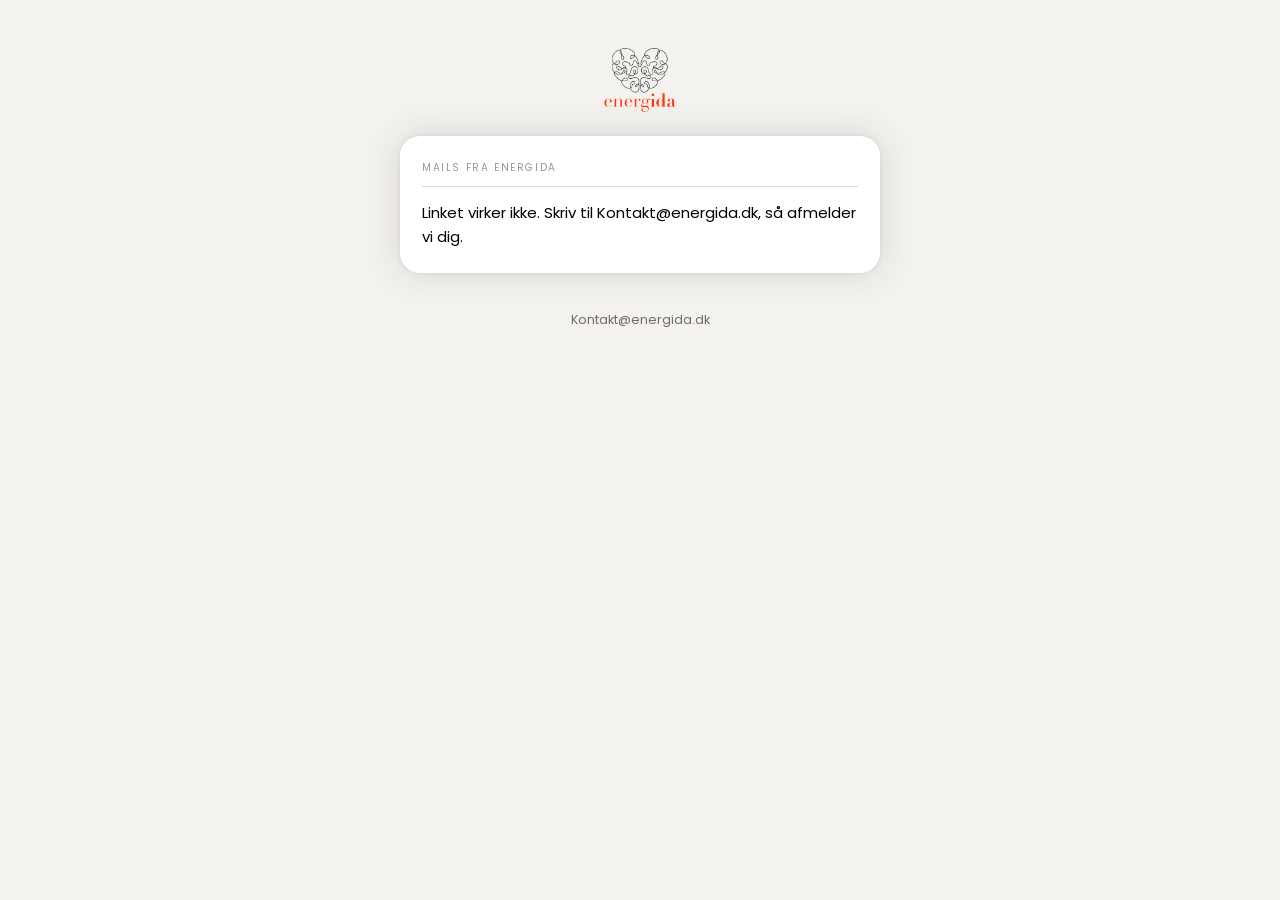
<file: afmeld.html>
<!doctype html>
<html lang="da">
<head>
<meta charset="utf-8">
<meta name="viewport" content="width=device-width,initial-scale=1">
<meta name="robots" content="noindex">
<title>Afmeld mails · Energida</title>
<link rel="stylesheet" href="https://fonts.googleapis.com/css2?family=Poppins:wght@300;400&display=swap">
<!-- AFMELDING (Ida 23/10 »Sendes + står på kortet«): linket i hver mail fra Backstage › Mails lander her.
     Siden selv gør intet ved at blive åbnet (mailprogrammers linktjek må ikke afmelde nogen) — først knappen kalder mail-afmeld. -->
<style>
  body { margin:0; background:#F4F2EE; color:#000; font-family:"Poppins",Helvetica,Arial,sans-serif; font-weight:400; }
  .wrap { max-width:480px; margin:0 auto; padding:48px 16px; display:flex; flex-direction:column; align-items:center; gap:24px; }
  .logo { width:72px; height:auto; }
  .fl { background:#fff; border-radius:20px; box-shadow:0 0 4px rgba(46,44,41,.10), 0 0 36px rgba(46,44,41,.14); padding:24px 22px; width:100%; box-sizing:border-box; }
  .eti { font-size:10px; letter-spacing:1.6px; text-transform:uppercase; color:#9A9590; }
  .streg { border-top:1px solid #DEDAD4; margin:10px 0 14px; }
  p { margin:0; font-size:15px; line-height:1.6; }
  button { margin-top:20px; width:100%; height:52px; border:0; border-radius:999px; background:#FC2404; color:#fff; font:inherit; font-size:15px; cursor:pointer; }
  button[disabled] { opacity:.6; cursor:default; }
  .lille { margin-top:14px; font-size:12.5px; color:#6F6B66; text-align:center; }
</style>
</head>
<body>
<div class="wrap">
  <img class="logo" src="/mail/logo.png" alt="Energida">
  <div class="fl">
    <div class="eti">Mails fra Energida</div><div class="streg"></div>
    <p id="tekst">Tryk på knappen, så får du ikke flere mails fra Energida.</p>
    <button type="button" id="knap">Afmeld</button>
  </div>
  <div class="lille">Kontakt@energida.dk</div>
</div>
<script>
(function () {
  var q = new URLSearchParams(location.search), e = q.get("e") || "", t = q.get("t") || "";
  var tekst = document.getElementById("tekst"), knap = document.getElementById("knap");
  var fejl = function () { tekst.textContent = "Linket virker ikke. Skriv til Kontakt@energida.dk, så afmelder vi dig."; knap.style.display = "none"; };
  if (!e || !t) { fejl(); return; }
  knap.onclick = function () {
    knap.disabled = true; knap.textContent = "Afmelder …";
    fetch("https://eikcvvppuphnananxcvp.supabase.co/functions/v1/mail-afmeld", { method: "POST", headers: { "Content-Type": "application/json" }, body: JSON.stringify({ e: e, t: t }) })
      .then(function (r) { if (!r.ok) throw new Error(r.status); tekst.textContent = "Du er afmeldt. Du får ikke flere mails fra Energida."; knap.style.display = "none"; })
      .catch(function () { knap.disabled = false; knap.textContent = "Afmeld"; fejl(); });
  };
})();
</script>
</body>
</html>
</file>
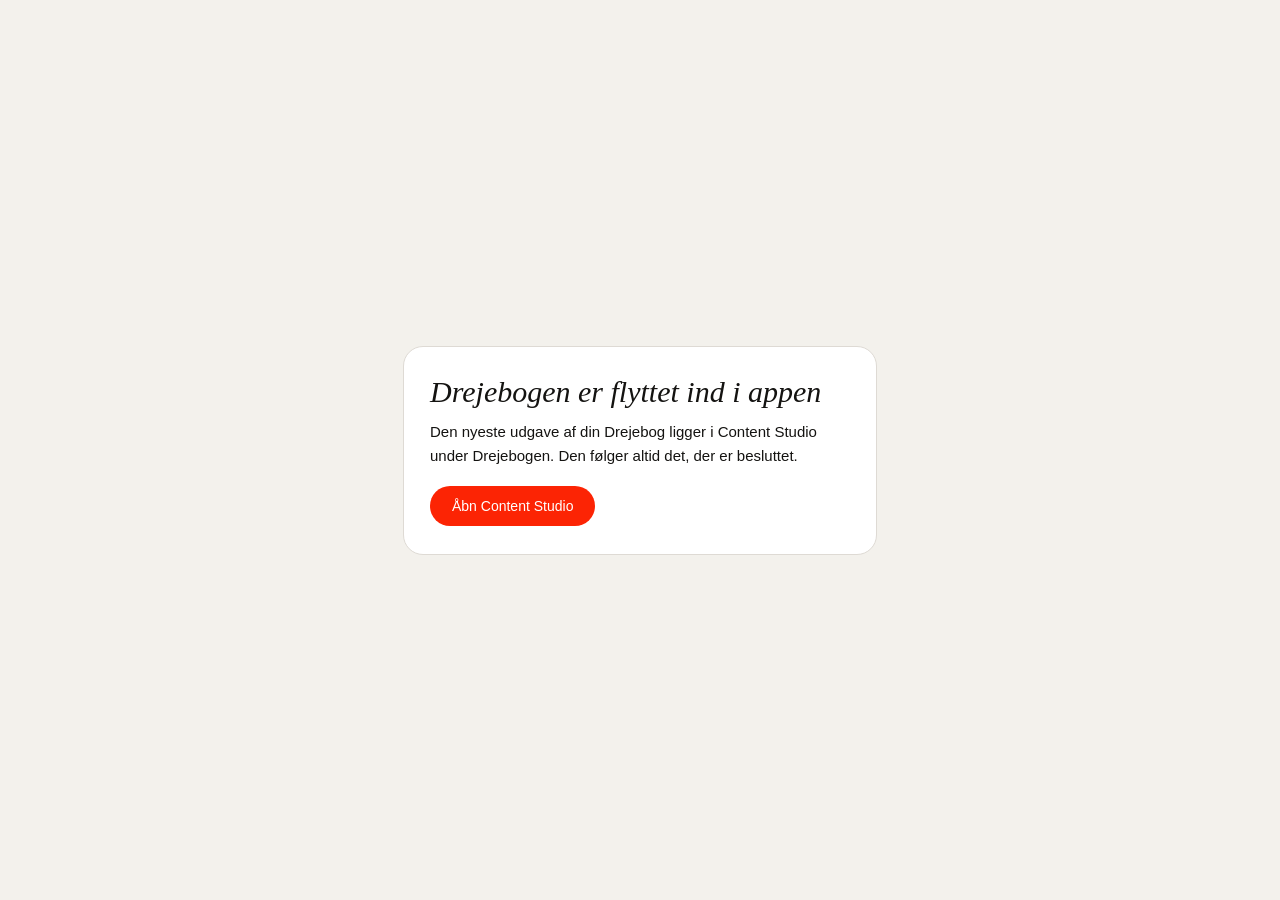
<file: drejebog-acorns-kort-og-godt.html>
<!doctype html>
<html lang="da"><head><meta charset="utf-8"><meta name="viewport" content="width=device-width,initial-scale=1">
<title>Drejebogen er flyttet ind i appen</title>
<meta name="robots" content="noindex">
<!-- PENSIONERET 13/9 (Idas klik). Den haandlavede bog fra 19/8 bar ordene fra foer 3/9 (1A "Produkt eller ydelse",
     2A "Mennesker", "Foelg med her", I/jer). Drejebogen tegnes nu af appens motor for alle kunder, saa der kun findes
     EEN sandhed. Adressen bestaar, saa et gammelt bogmaerke lander et fornuftigt sted. Den gamle fil ligger i git. -->
<style>body{margin:0;background:#F3F1EC;color:#141311;font-family:Poppins,-apple-system,sans-serif;font-weight:300;display:flex;min-height:100vh;align-items:center;justify-content:center;padding:24px;box-sizing:border-box}
.k{background:#fff;border:1px solid #DEDAD4;border-radius:20px;padding:28px 26px;max-width:420px}
h1{font-family:Didot,"Bodoni 72",Georgia,serif;font-style:italic;font-weight:400;font-size:30px;line-height:1.1;margin:0 0 12px}
p{margin:0 0 18px;line-height:1.6;font-size:15px}
a{display:inline-block;background:#FC2404;color:#fff;text-decoration:none;border-radius:999px;padding:12px 22px;font-size:14px}</style></head>
<body><div class="k"><h1>Drejebogen er flyttet ind i appen</h1><p>Den nyeste udgave af din Drejebog ligger i Content Studio under Drejebogen. Den følger altid det, der er besluttet.</p><a href="https://b2b.energida.dk/">Åbn Content Studio</a></div></body></html>
</file>
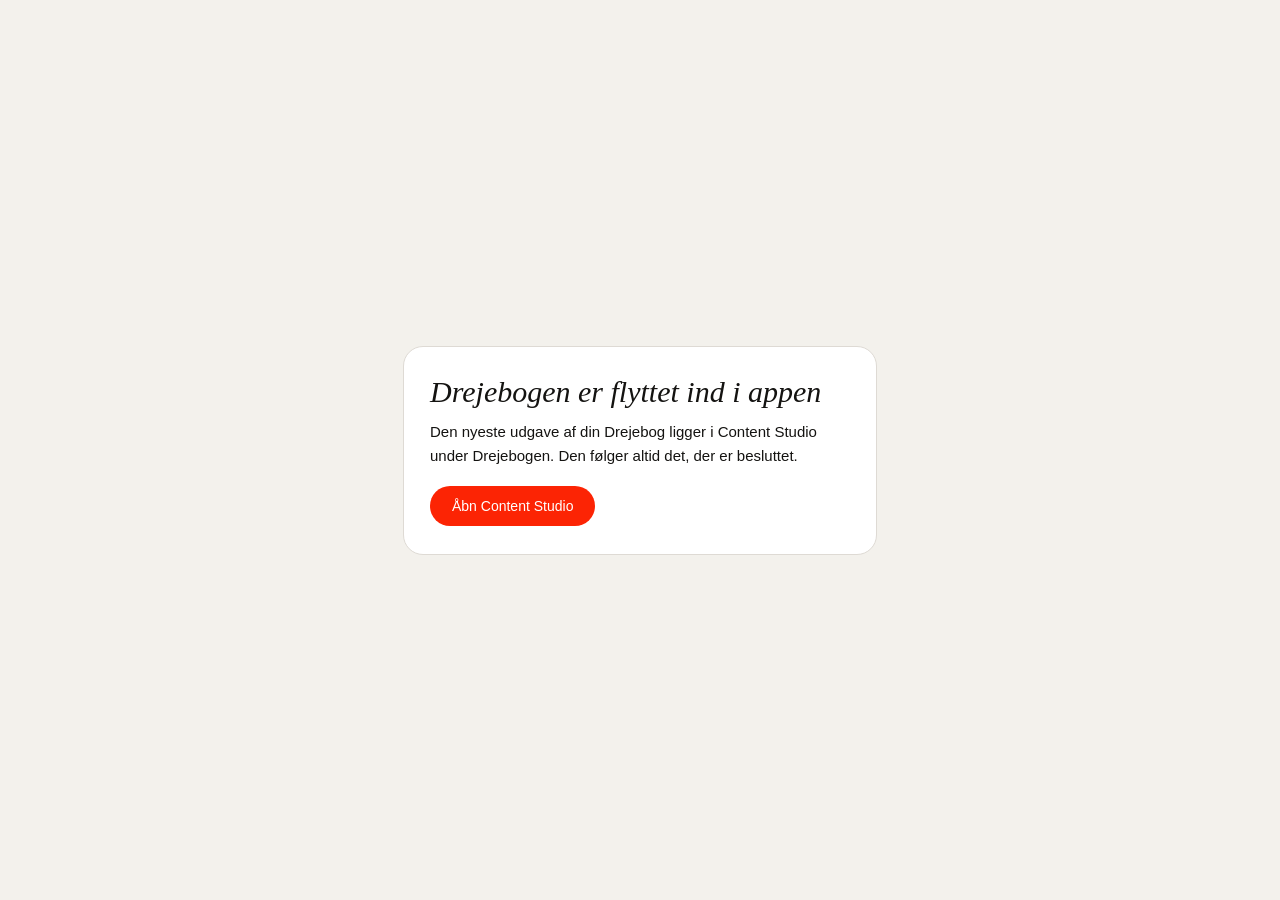
<file: drejebog-acorns-x29j.html>
<!doctype html>
<html lang="da"><head><meta charset="utf-8"><meta name="viewport" content="width=device-width,initial-scale=1">
<title>Drejebogen er flyttet ind i appen</title>
<meta name="robots" content="noindex">
<!-- PENSIONERET 13/9 (Idas klik). Den haandlavede brand- og contentdrejebog fra august bar ordene fra foer 3/9
     ("Succesraketten" i briefen, "interagere", "Produkt eller ydelse", I/jer, koensord). Drejebogen tegnes nu af
     appens motor for alle kunder. Adressen bestaar; den gamle fil ligger i git. -->
<style>body{margin:0;background:#F3F1EC;color:#141311;font-family:Poppins,-apple-system,sans-serif;font-weight:300;display:flex;min-height:100vh;align-items:center;justify-content:center;padding:24px;box-sizing:border-box}
.k{background:#fff;border:1px solid #DEDAD4;border-radius:20px;padding:28px 26px;max-width:420px}
h1{font-family:Didot,"Bodoni 72",Georgia,serif;font-style:italic;font-weight:400;font-size:30px;line-height:1.1;margin:0 0 12px}
p{margin:0 0 18px;line-height:1.6;font-size:15px}
a{display:inline-block;background:#FC2404;color:#fff;text-decoration:none;border-radius:999px;padding:12px 22px;font-size:14px}</style></head>
<body><div class="k"><h1>Drejebogen er flyttet ind i appen</h1><p>Den nyeste udgave af din Drejebog ligger i Content Studio under Drejebogen. Den følger altid det, der er besluttet.</p><a href="https://b2b.energida.dk/">Åbn Content Studio</a></div></body></html>
</file>
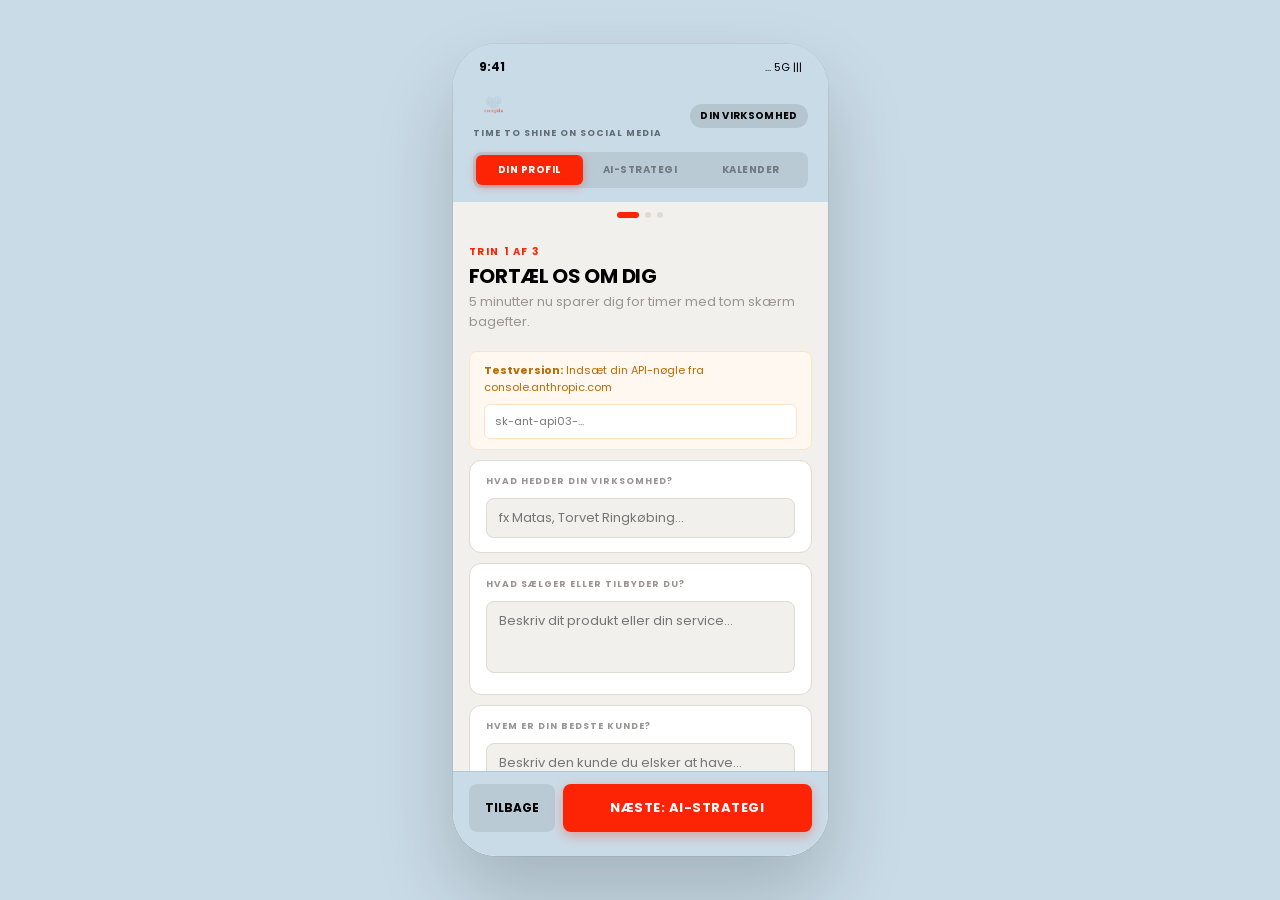
<file: timetoshinev3.html>
<!DOCTYPE html>
<html lang="da">
<head>
<meta charset="UTF-8">
<meta name="viewport" content="width=device-width, initial-scale=1.0">
<title>Time to Shine on Social Media</title>
<link href="https://fonts.googleapis.com/css2?family=Poppins:wght@400;600;700&display=swap" rel="stylesheet">
<style>
* { margin:0; padding:0; box-sizing:border-box; }
:root {
  --red: #FC2404; --black: #000000; --white: #FFFFFF;
  --blue: #c9dbe7; --blue-dark: #aec9d8;
  --gray: #F2F0ED; --gray3: #9A9590; --border: #DEDAD4;
  --r: 12px; --rs: 8px;
}
body { background: var(--blue); min-height: 100vh; display: flex; align-items: center; justify-content: center; font-family: "Poppins", sans-serif; padding: 24px 16px; }
.phone { width: 375px; height: 812px; background: var(--gray); border-radius: 44px; overflow: hidden; box-shadow: 0 40px 80px rgba(0,0,0,0.18), 0 0 0 1px rgba(0,0,0,0.05); position: relative; display: flex; flex-direction: column; }
.statusbar { background: var(--blue); padding: 14px 26px 8px; display: flex; justify-content: space-between; align-items: center; flex-shrink: 0; }
.status-time { font-size: 12px; font-weight: 700; color: var(--black); }
.topbar { background: var(--blue); padding: 8px 20px 14px; flex-shrink: 0; }
.logo-wrap { display: flex; align-items: center; justify-content: space-between; margin-bottom: 12px; }
.logo-img { height: 26px; width: auto; }
.app-name { font-size: 9px; font-weight: 700; color: var(--black); text-transform: uppercase; letter-spacing: 1px; opacity: 0.5; margin-top: 2px; }
.user-tag { font-size: 10px; font-weight: 700; color: var(--black); background: rgba(0,0,0,0.1); padding: 4px 10px; border-radius: 20px; letter-spacing: 0.3px; text-transform: uppercase; }
.tab-row { display: flex; gap: 3px; background: rgba(0,0,0,0.08); border-radius: var(--rs); padding: 3px; }
.tab-btn { flex: 1; text-align: center; padding: 7px 4px; font-size: 10px; font-weight: 700; color: rgba(0,0,0,0.4); border-radius: 6px; cursor: pointer; border: none; background: transparent; transition: all 0.18s; text-transform: uppercase; letter-spacing: 0.5px; font-family: "Poppins", sans-serif; }
.tab-btn.active { background: var(--red); color: var(--white); box-shadow: 0 2px 8px rgba(252,36,4,0.35); }
.progress-dots { display: flex; justify-content: center; gap: 6px; padding: 10px 0 6px; background: var(--gray); flex-shrink: 0; }
.pdot { width: 6px; height: 6px; border-radius: 50%; background: var(--border); transition: all 0.2s; }
.pdot.active { background: var(--red); width: 22px; border-radius: 3px; }
.content { flex: 1; overflow-y: auto; padding: 20px 16px 90px; background: var(--gray); }
.content::-webkit-scrollbar { display: none; }
.screen { display: none; }
.screen.active { display: block; }
.eyebrow { font-size: 10px; font-weight: 700; letter-spacing: 1.6px; text-transform: uppercase; color: var(--red); margin-bottom: 4px; }
.screen-title { font-size: 20px; font-weight: 700; color: var(--black); letter-spacing: -0.3px; line-height: 1.2; margin-bottom: 4px; text-transform: uppercase; }
.screen-sub { font-size: 13px; color: var(--gray3); line-height: 1.5; margin-bottom: 20px; }
.card { background: var(--white); border: 1px solid var(--border); border-radius: var(--r); padding: 14px 16px; margin-bottom: 10px; }
.card-label { font-size: 9px; font-weight: 700; letter-spacing: 1px; text-transform: uppercase; color: var(--gray3); margin-bottom: 10px; display: flex; align-items: center; gap: 8px; }
.badge { background: #FFE8E4; color: var(--red); font-size: 8px; padding: 2px 7px; border-radius: 20px; font-weight: 700; text-transform: uppercase; }
.badge.dark { background: var(--black); color: var(--white); }
input[type="text"], textarea { background: var(--gray); border: 1px solid var(--border); border-radius: var(--rs); padding: 10px 12px; font-size: 13px; color: var(--black); width: 100%; line-height: 1.4; font-family: "Poppins", sans-serif; outline: none; transition: border-color 0.15s; }
input[type="text"]:focus, textarea:focus { border-color: var(--red); }
textarea { resize: none; height: 72px; }
.chips { display: flex; flex-wrap: wrap; gap: 7px; }
.chip { font-size: 11px; font-weight: 600; padding: 6px 13px; border-radius: 20px; border: 1.5px solid var(--border); background: var(--white); color: var(--gray3); cursor: pointer; transition: all 0.14s; user-select: none; font-family: "Poppins", sans-serif; }
.chip.on { background: var(--black); border-color: var(--black); color: var(--white); }
.ai-box { background: var(--black); border-radius: var(--r); padding: 18px; margin-bottom: 10px; position: relative; overflow: hidden; }
.ai-box::before { content: ""; position: absolute; top: -40px; right: -40px; width: 140px; height: 140px; background: radial-gradient(circle, rgba(252,36,4,0.2) 0%, transparent 70%); pointer-events: none; }
.ai-indicator { display: flex; align-items: center; gap: 8px; margin-bottom: 12px; }
.ai-dot { width: 8px; height: 8px; background: var(--red); border-radius: 50%; animation: blink 1.4s ease-in-out infinite; }
@keyframes blink { 0%,100%{opacity:1} 50%{opacity:0.2} }
.ai-tag { font-size: 9px; font-weight: 700; letter-spacing: 1.6px; text-transform: uppercase; color: var(--red); }
.ai-text { font-size: 13px; line-height: 1.65; color: rgba(255,255,255,0.85); }
.ai-text strong { color: var(--red); }
.pillar-row { display: flex; gap: 8px; margin-top: 4px; }
.pillar { flex: 1; background: var(--gray); border: 1.5px solid var(--border); border-radius: var(--rs); padding: 12px 8px; text-align: center; transition: all 0.15s; }
.pillar.on { border-color: var(--red); background: #FFF0EE; }
.pillar-icon { font-size: 18px; margin-bottom: 5px; }
.pillar-name { font-size: 10px; font-weight: 700; color: var(--black); margin-bottom: 2px; text-transform: uppercase; letter-spacing: 0.4px; }
.pillar-desc { font-size: 10px; color: var(--gray3); line-height: 1.3; }
.week-item { background: var(--gray); border-radius: var(--rs); padding: 10px 12px; font-size: 12px; color: var(--gray3); line-height: 1.5; margin-bottom: 6px; border-left: 3px solid var(--red); }
.week-item strong { color: var(--black); font-weight: 700; }
.cal-header { display: flex; align-items: center; justify-content: space-between; margin-bottom: 12px; }
.cal-title { font-size: 15px; font-weight: 700; color: var(--black); text-transform: uppercase; letter-spacing: 0.5px; }
.cal-nav { font-size: 16px; color: var(--gray3); cursor: pointer; padding: 5px 10px; background: var(--white); border-radius: 7px; border: 1px solid var(--border); }
.cal-days { display: grid; grid-template-columns: repeat(7,1fr); gap: 3px; margin-bottom: 4px; }
.cal-day-name { text-align: center; font-size: 9px; font-weight: 700; color: var(--gray3); letter-spacing: 0.5px; padding-bottom: 4px; text-transform: uppercase; }
.cal-grid { display: grid; grid-template-columns: repeat(7,1fr); gap: 3px; }
.cal-cell { aspect-ratio: 1; border-radius: 7px; display: flex; flex-direction: column; align-items: center; justify-content: flex-start; padding: 4px 2px 2px; background: var(--white); border: 1px solid var(--border); overflow: hidden; }
.cal-cell.empty { background: transparent; border-color: transparent; }
.cal-cell.today { border-color: var(--red); border-width: 2px; }
.cal-num { font-size: 10px; font-weight: 600; color: var(--gray3); line-height: 1; }
.cal-cell.today .cal-num { color: var(--red); font-weight: 800; }
.cal-dot { width: 5px; height: 5px; border-radius: 50%; margin-top: 2px; }
.dot-red { background: var(--red); }
.dot-black { background: var(--black); }
.dot-gray { background: var(--gray3); }
.legend { display: flex; gap: 12px; margin: 10px 0 14px; flex-wrap: wrap; }
.legend-item { display: flex; align-items: center; gap: 5px; font-size: 10px; color: var(--gray3); font-weight: 600; text-transform: uppercase; letter-spacing: 0.4px; }
.section-divider { font-size: 9px; font-weight: 700; letter-spacing: 1.2px; text-transform: uppercase; color: var(--gray3); margin: 16px 0 10px; display: flex; align-items: center; gap: 8px; }
.section-divider::after { content: ""; flex: 1; height: 1px; background: var(--border); }
.post-card { background: var(--white); border: 1px solid var(--border); border-radius: var(--r); padding: 12px 14px; margin-bottom: 8px; display: flex; gap: 12px; align-items: flex-start; }
.post-date-col { text-align: center; min-width: 30px; }
.post-day { font-size: 20px; font-weight: 700; color: var(--black); line-height: 1; }
.post-month { font-size: 9px; font-weight: 700; color: var(--gray3); text-transform: uppercase; letter-spacing: 0.5px; }
.post-divider { width: 1px; background: var(--border); align-self: stretch; }
.post-body { flex: 1; }
.post-title { font-size: 13px; font-weight: 700; color: var(--black); margin-bottom: 5px; }
.post-tags { display: flex; gap: 5px; flex-wrap: wrap; }
.tag { font-size: 9px; font-weight: 700; padding: 3px 8px; border-radius: 20px; text-transform: uppercase; letter-spacing: 0.3px; }
.tag-reel { background: var(--black); color: var(--white); }
.tag-karrusel { background: var(--gray); color: var(--black); border: 1px solid var(--border); }
.tag-story { background: #FFE8E4; color: var(--red); }
.tag-ide { background: var(--gray); color: var(--gray3); border: 1px solid var(--border); }
.post-pillar { font-size: 10px; color: var(--gray3); margin-top: 4px; text-transform: uppercase; letter-spacing: 0.3px; }
.bottom { position: absolute; bottom: 0; left: 0; right: 0; background: var(--blue); padding: 12px 16px 24px; display: flex; gap: 8px; border-top: 1px solid var(--blue-dark); }
.btn-main { flex: 1; background: var(--red); color: var(--white); border: none; border-radius: var(--rs); padding: 14px; font-size: 13px; font-weight: 700; cursor: pointer; transition: all 0.15s; text-transform: uppercase; font-family: "Poppins", sans-serif; box-shadow: 0 4px 12px rgba(252,36,4,0.3); letter-spacing: 0.5px; }
.btn-main:hover { background: var(--black); box-shadow: none; }
.btn-sec { background: rgba(0,0,0,0.08); color: var(--black); border: none; border-radius: var(--rs); padding: 14px 16px; font-size: 12px; font-weight: 700; cursor: pointer; text-transform: uppercase; font-family: "Poppins", sans-serif; }
.loading-overlay { position: absolute; inset: 0; background: var(--blue); display: flex; flex-direction: column; align-items: center; justify-content: center; z-index: 50; opacity: 0; pointer-events: none; transition: opacity 0.3s; }
.loading-overlay.active { opacity: 1; pointer-events: all; }
.loading-logo { height: 32px; margin-bottom: 32px; }
.loading-bar-wrap { width: 200px; height: 3px; background: rgba(0,0,0,0.1); border-radius: 3px; overflow: hidden; }
.loading-bar { height: 100%; width: 0%; background: var(--red); border-radius: 3px; transition: width 0.3s ease; }
.loading-text { font-size: 11px; color: rgba(0,0,0,0.45); margin-top: 16px; text-transform: uppercase; letter-spacing: 1px; font-weight: 600; }
.error-msg { background: #FFE8E4; border: 1px solid #FFCCC4; border-radius: var(--rs); padding: 10px 14px; font-size: 12px; color: var(--red); margin-bottom: 10px; display: none; }
.error-msg.show { display: block; }
.api-note { background: #FFF8F0; border: 1px solid #FFE4C4; border-radius: var(--rs); padding: 10px 14px; font-size: 11px; color: #B86A00; margin-bottom: 10px; }
</style>
<script type="text/javascript">window.$crisp=[];window.CRISP_WEBSITE_ID="cf531a0a-b805-4172-bfc1-e2c1c1f7bcb1";(function(){d=document;s=d.createElement("script");s.src="https://client.crisp.chat/l.js";s.async=1;d.getElementsByTagName("head")[0].appendChild(s);})();</script>
</head>
<body>
<div class="phone">

  <div class="statusbar">
    <span class="status-time">9:41</span>
    <span style="font-size:11px;color:var(--black);">... 5G |||</span>
  </div>

  <div class="topbar">
    <div class="logo-wrap">
      <div>
        <img class="logo-img" src="[data-uri]" alt="Energida">
        <div class="app-name">Time to Shine on Social Media</div>
      </div>
      <span class="user-tag" id="shopTag">Din virksomhed</span>
    </div>
    <div class="tab-row">
      <button class="tab-btn active" onclick="showTab(0)">Din profil</button>
      <button class="tab-btn" onclick="showTab(1)">AI-strategi</button>
      <button class="tab-btn" onclick="showTab(2)">Kalender</button>
    </div>
  </div>

  <div class="progress-dots">
    <div class="pdot active" id="pd0"></div>
    <div class="pdot" id="pd1"></div>
    <div class="pdot" id="pd2"></div>
  </div>

  <div class="content">

    <div class="screen active" id="screen0">
      <div class="eyebrow">Trin 1 af 3</div>
      <div class="screen-title">Fortæl os om dig</div>
      <div class="screen-sub">5 minutter nu sparer dig for timer med tom skærm bagefter.</div>

      <div class="api-note">
        <strong>Testversion:</strong> Indsæt din API-nøgle fra console.anthropic.com
        <input type="password" id="apiKey" placeholder="sk-ant-api03-..." style="margin-top:8px;background:white;border:1px solid #FFE4C4;border-radius:6px;padding:8px 10px;font-size:11px;width:100%;font-family:Poppins,sans-serif;outline:none;">
      </div>

      <div class="card">
        <div class="card-label">Hvad hedder din virksomhed?</div>
        <input type="text" id="shopName" placeholder="fx Matas, Torvet Ringkøbing..." oninput="document.getElementById('shopTag').textContent = this.value || 'Din virksomhed'">
      </div>
      <div class="card">
        <div class="card-label">Hvad sælger eller tilbyder du?</div>
        <textarea id="shopProduct" placeholder="Beskriv dit produkt eller din service..."></textarea>
      </div>
      <div class="card">
        <div class="card-label">Hvem er din bedste kunde?</div>
        <textarea id="shopCustomer" placeholder="Beskriv den kunde du elsker at have..."></textarea>
      </div>
      <div class="card">
        <div class="card-label">Dine styrker <span class="badge dark">Vælg op til 3</span></div>
        <div class="chips" id="styrker">
          <div class="chip" onclick="this.classList.toggle('on')">Personlig service</div>
          <div class="chip" onclick="this.classList.toggle('on')">Lokal ekspert</div>
          <div class="chip" onclick="this.classList.toggle('on')">Unik kvalitet</div>
          <div class="chip" onclick="this.classList.toggle('on')">Oplevelse</div>
          <div class="chip" onclick="this.classList.toggle('on')">Fællesskab</div>
          <div class="chip" onclick="this.classList.toggle('on')">Håndværk</div>
          <div class="chip" onclick="this.classList.toggle('on')">Ekspertise</div>
          <div class="chip" onclick="this.classList.toggle('on')">Pris</div>
        </div>
      </div>
      <div class="card">
        <div class="card-label">Dine platforme</div>
        <div class="chips" id="platforme">
          <div class="chip on" onclick="this.classList.toggle('on')">Instagram</div>
          <div class="chip" onclick="this.classList.toggle('on')">Facebook</div>
          <div class="chip" onclick="this.classList.toggle('on')">TikTok</div>
          <div class="chip" onclick="this.classList.toggle('on')">LinkedIn</div>
          <div class="chip" onclick="this.classList.toggle('on')">Nyhedsbrev</div>
        </div>
      </div>
      <div class="error-msg" id="errorMsg">Udfyld venligst virksomhedsnavn og hvad du tilbyder.</div>
    </div>

    <div class="screen" id="screen1">
      <div class="eyebrow">Trin 2 af 3</div>
      <div class="screen-title">Din strategi</div>
      <div class="screen-sub">Genereret ud fra dine svar.</div>
      <div class="ai-box">
        <div class="ai-indicator">
          <div class="ai-dot"></div>
          <div class="ai-tag">AI har analyseret din profil</div>
        </div>
        <div class="ai-text" id="aiAnalysis">Din strategi genereres...</div>
      </div>
      <div class="card">
        <div class="card-label">Dine indholdssøjler</div>
        <div class="pillar-row">
          <div class="pillar on"><div class="pillar-icon" id="p1icon">...</div><div class="pillar-name" id="p1name">...</div><div class="pillar-desc" id="p1desc"></div></div>
          <div class="pillar on"><div class="pillar-icon" id="p2icon">...</div><div class="pillar-name" id="p2name">...</div><div class="pillar-desc" id="p2desc"></div></div>
          <div class="pillar on"><div class="pillar-icon" id="p3icon">...</div><div class="pillar-name" id="p3name">...</div><div class="pillar-desc" id="p3desc"></div></div>
        </div>
      </div>
      <div class="card">
        <div class="card-label">Uge 1, konkret</div>
        <div id="weekPlan"><div class="week-item">Genererer...</div></div>
      </div>
    </div>

    <div class="screen" id="screen2">
      <div class="cal-header">
        <div class="cal-title" id="calTitle">Juli 2026</div>
        <div style="display:flex;gap:6px;">
          <div class="cal-nav" onclick="prevMonth()">&#8249;</div>
          <div class="cal-nav" onclick="nextMonth()">&#8250;</div>
        </div>
      </div>
      <div class="cal-days">
        <div class="cal-day-name">M</div><div class="cal-day-name">T</div><div class="cal-day-name">O</div><div class="cal-day-name">T</div><div class="cal-day-name">F</div><div class="cal-day-name">L</div><div class="cal-day-name">S</div>
      </div>
      <div class="cal-grid" id="calGrid"></div>
      <div class="legend">
        <div class="legend-item"><div class="cal-dot dot-red" style="margin:0;width:8px;height:8px;"></div> Reel</div>
        <div class="legend-item"><div class="cal-dot dot-black" style="margin:0;width:8px;height:8px;"></div> Karrussel</div>
        <div class="legend-item"><div class="cal-dot dot-gray" style="margin:0;width:8px;height:8px;"></div> Story</div>
      </div>
      <div class="section-divider">Dine poster</div>
      <div id="postList"></div>
    </div>

  </div>

  <div class="loading-overlay" id="loadingOverlay">
    <img class="loading-logo" src="[data-uri]" alt="Energida">
    <div class="loading-bar-wrap"><div class="loading-bar" id="loadingBar"></div></div>
    <div class="loading-text" id="loadingText">Analyserer din profil...</div>
  </div>

  <div class="bottom">
    <button class="btn-sec" onclick="prevTab()">Tilbage</button>
    <button class="btn-main" id="mainBtn" onclick="nextTab()">Næste: AI-strategi</button>
  </div>
</div>

<script>
const LABELS = ["Næste: AI-strategi", "Generer min kalender", "Se din plan"];
let current = 0;
let generatedPosts = [];
let calYear = new Date().getFullYear(), calMonth = new Date().getMonth();

function showTab(n) {
  document.querySelectorAll(".screen").forEach(s => s.classList.remove("active"));
  document.querySelectorAll(".tab-btn").forEach((b,i) => b.classList.toggle("active", i===n));
  for(let i=0;i<3;i++) document.getElementById("pd"+i).classList.toggle("active", i===n);
  document.getElementById("screen"+n).classList.add("active");
  document.getElementById("mainBtn").textContent = LABELS[n];
  current = n;
}

function getChips(id) {
  return [...document.querySelectorAll("#"+id+" .chip.on")].map(c => c.textContent).join(", ");
}

function prevTab() { if(current > 0) showTab(current - 1); }

async function nextTab() {
  if (current === 0) {
    const name = document.getElementById("shopName").value.trim();
    const product = document.getElementById("shopProduct").value.trim();
    if (!name || !product) { document.getElementById("errorMsg").classList.add("show"); return; }
    document.getElementById("errorMsg").classList.remove("show");
    await generateStrategy();
  } else if (current === 1) {
    renderCalendar();
    renderPosts();
    showTab(2);
  }
}

function startLoading(texts) {
  const overlay = document.getElementById("loadingOverlay");
  const bar = document.getElementById("loadingBar");
  const txt = document.getElementById("loadingText");
  overlay.classList.add("active");
  bar.style.width = "0%";
  txt.textContent = texts[0];
  let pct = 0, step = 0;
  const iv = setInterval(() => {
    pct += Math.random() * 14 + 5;
    if (pct > 88) pct = 88;
    bar.style.width = pct + "%";
    step++;
    if (step < texts.length) txt.textContent = texts[step];
  }, 700);
  return { iv, bar, txt, overlay };
}

function stopLoading(loader, next) {
  clearInterval(loader.iv);
  loader.bar.style.width = "100%";
  loader.txt.textContent = "Klar!";
  setTimeout(() => { loader.overlay.classList.remove("active"); showTab(next); }, 400);
}

async function generateStrategy() {
  const loader = startLoading(["Analyserer din profil...", "Finder dine vinkler...", "Bygger din strategi..."]);
  const apiKey = document.getElementById("apiKey").value.trim();
  const name = document.getElementById("shopName").value.trim();
  const product = document.getElementById("shopProduct").value.trim();
  const customer = document.getElementById("shopCustomer").value.trim();
  const styrker = getChips("styrker");
  const platforme = getChips("platforme");

  const prompt = `Du er ekspert i social media strategi for danske virksomheder. Svar KUN med JSON, ingen markdown eller forklaringer.

Virksomhed: ${name}
Tilbyder: ${product}
Bedste kunde: ${customer}
Styrker: ${styrker}
Platforme: ${platforme}

Returner dette JSON-format:
{"analyse":"2-3 sætninger om virksomhedens unikke position og hvad strategien bygger på","pillars":[{"icon":"emoji","name":"max 2 ord på dansk","desc":"10-15 ord på dansk"},{"icon":"emoji","name":"max 2 ord på dansk","desc":"10-15 ord på dansk"},{"icon":"emoji","name":"max 2 ord på dansk","desc":"10-15 ord på dansk"}],"week":[{"day":"Mandag","type":"Reel","idea":"konkret postidé på dansk"},{"day":"Onsdag","type":"Story","idea":"konkret postidé på dansk"},{"day":"Fredag","type":"Karrussel","idea":"konkret postidé på dansk"}]}`;

  try {
    const res = await fetch("https://api.anthropic.com/v1/messages", {
      method: "POST",
      headers: {
        "Content-Type": "application/json",
        "x-api-key": apiKey,
        "anthropic-version": "2023-06-01",
        "anthropic-dangerous-direct-browser-access": "true"
      },
      body: JSON.stringify({ model: "claude-sonnet-4-6", max_tokens: 1000, messages: [{ role: "user", content: prompt }] })
    });
    const data = await res.json();
    const text = data.content[0].text.replace(/```json|```/g, "").trim();
    const j = JSON.parse(text);

    document.getElementById("aiAnalysis").textContent = j.analyse;
    ["p1","p2","p3"].forEach((p,i) => {
      document.getElementById(p+"icon").textContent = j.pillars[i].icon;
      document.getElementById(p+"name").textContent = j.pillars[i].name;
      document.getElementById(p+"desc").textContent = j.pillars[i].desc;
    });
    document.getElementById("weekPlan").innerHTML = j.week.map(w =>
      `<div class="week-item"><strong>${w.day}</strong> &nbsp;${w.type}: ${w.idea}</div>`
    ).join("");
    generatedPosts = j.week;
    stopLoading(loader, 1);
  } catch(e) {
    stopLoading(loader, 1);
    document.getElementById("aiAnalysis").textContent = "Fejl: Tjek at din API-nøgle er korrekt og at du har credits på kontoen.";
  }
}

function renderCalendar() {
  const months = ["Januar","Februar","Marts","April","Maj","Juni","Juli","August","September","Oktober","November","December"];
  document.getElementById("calTitle").textContent = months[calMonth] + " " + calYear;
  const first = new Date(calYear, calMonth, 1).getDay();
  const offset = first === 0 ? 6 : first - 1;
  const days = new Date(calYear, calMonth + 1, 0).getDate();
  const today = new Date();
  let html = "";
  for(let i=0;i<offset;i++) html += `<div class="cal-cell empty"></div>`;
  for(let d=1;d<=days;d++) {
    const dow = new Date(calYear, calMonth, d).getDay();
    const isToday = d===today.getDate() && calMonth===today.getMonth() && calYear===today.getFullYear();
    const dot = dow===1?"dot-red":dow===3?"dot-gray":dow===5?"dot-black":"";
    html += `<div class="cal-cell${isToday?" today":""}"><div class="cal-num">${d}</div>${dot?`<div class="cal-dot ${dot}"></div>`:""}</div>`;
  }
  document.getElementById("calGrid").innerHTML = html;
}

function renderPosts() {
  if (!generatedPosts.length) return;
  const months = ["jan","feb","mar","apr","maj","jun","jul","aug","sep","okt","nov","dec"];
  const typeMap = {"Reel":"tag-reel","Story":"tag-story","Karrussel":"tag-karrusel"};
  let dates = [], d = new Date();
  while(dates.length < 6) {
    if([1,3,5].includes(d.getDay())) dates.push(new Date(d));
    d.setDate(d.getDate()+1);
  }
  document.getElementById("postList").innerHTML = dates.map((date,i) => {
    const post = generatedPosts[i % generatedPosts.length];
    return `<div class="post-card">
      <div class="post-date-col"><div class="post-day">${date.getDate()}</div><div class="post-month">${months[date.getMonth()]}</div></div>
      <div class="post-divider"></div>
      <div class="post-body">
        <div class="post-title">${post.idea}</div>
        <div class="post-tags"><span class="tag ${typeMap[post.type]||"tag-ide"}">${post.type}</span><span class="tag tag-ide">Planlagt</span></div>
        <div class="post-pillar">${post.day}</div>
      </div>
    </div>`;
  }).join("");
}

function prevMonth() { calMonth--; if(calMonth<0){calMonth=11;calYear--;} renderCalendar(); }
function nextMonth() { calMonth++; if(calMonth>11){calMonth=0;calYear++;} renderCalendar(); }
renderCalendar();
</script>
</body>
</html>
</file>
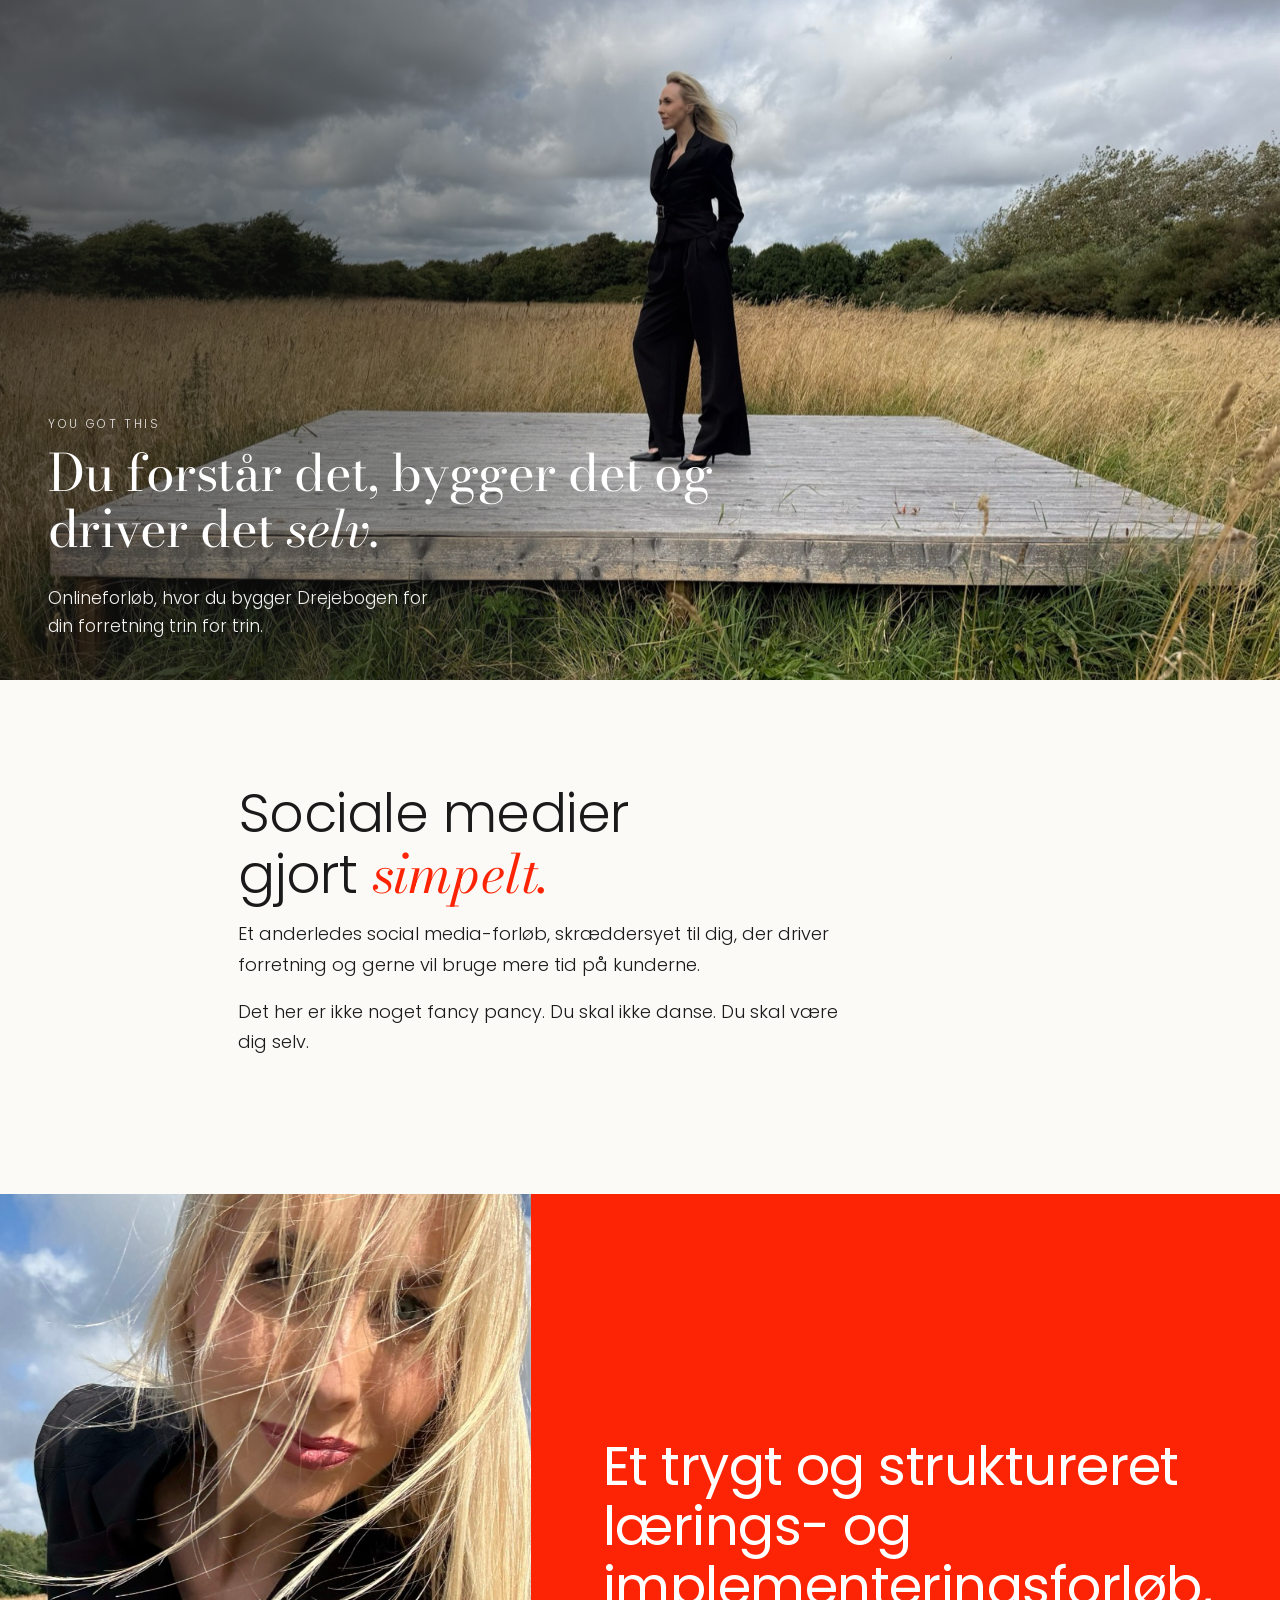
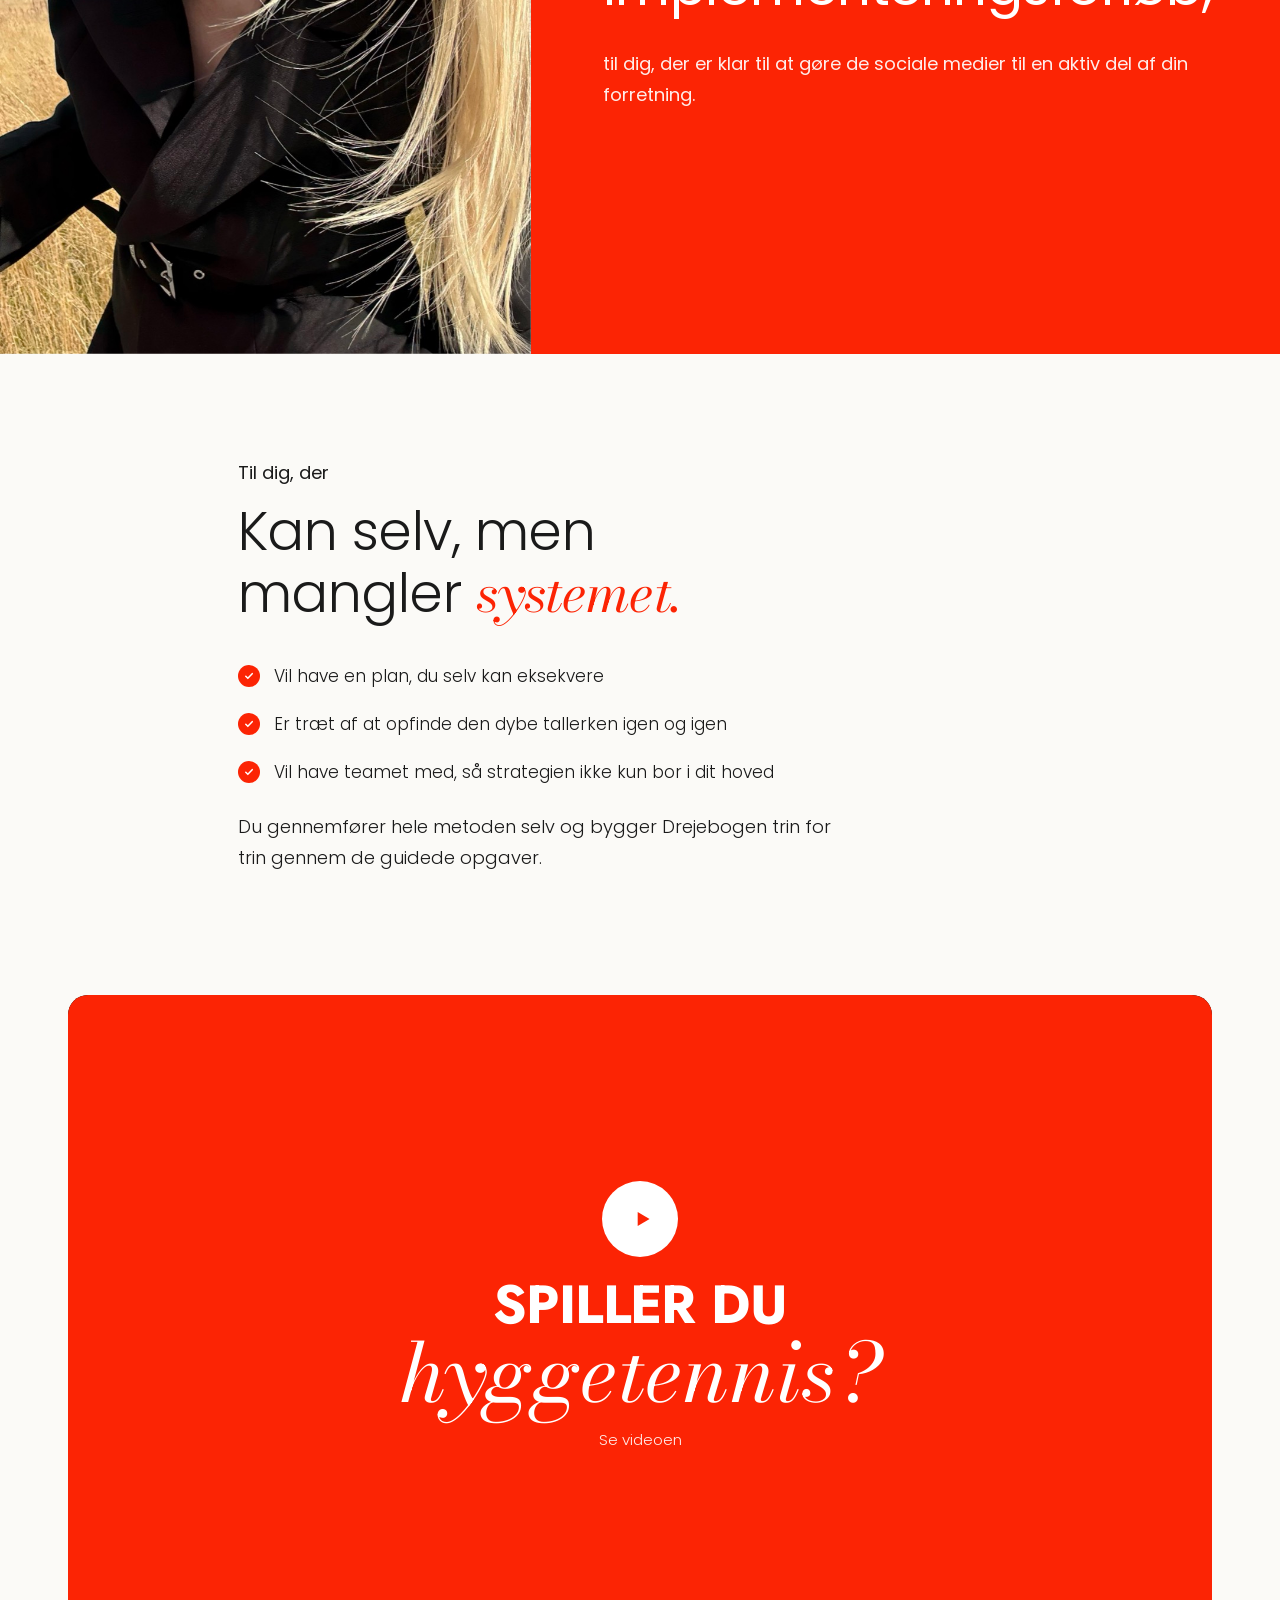
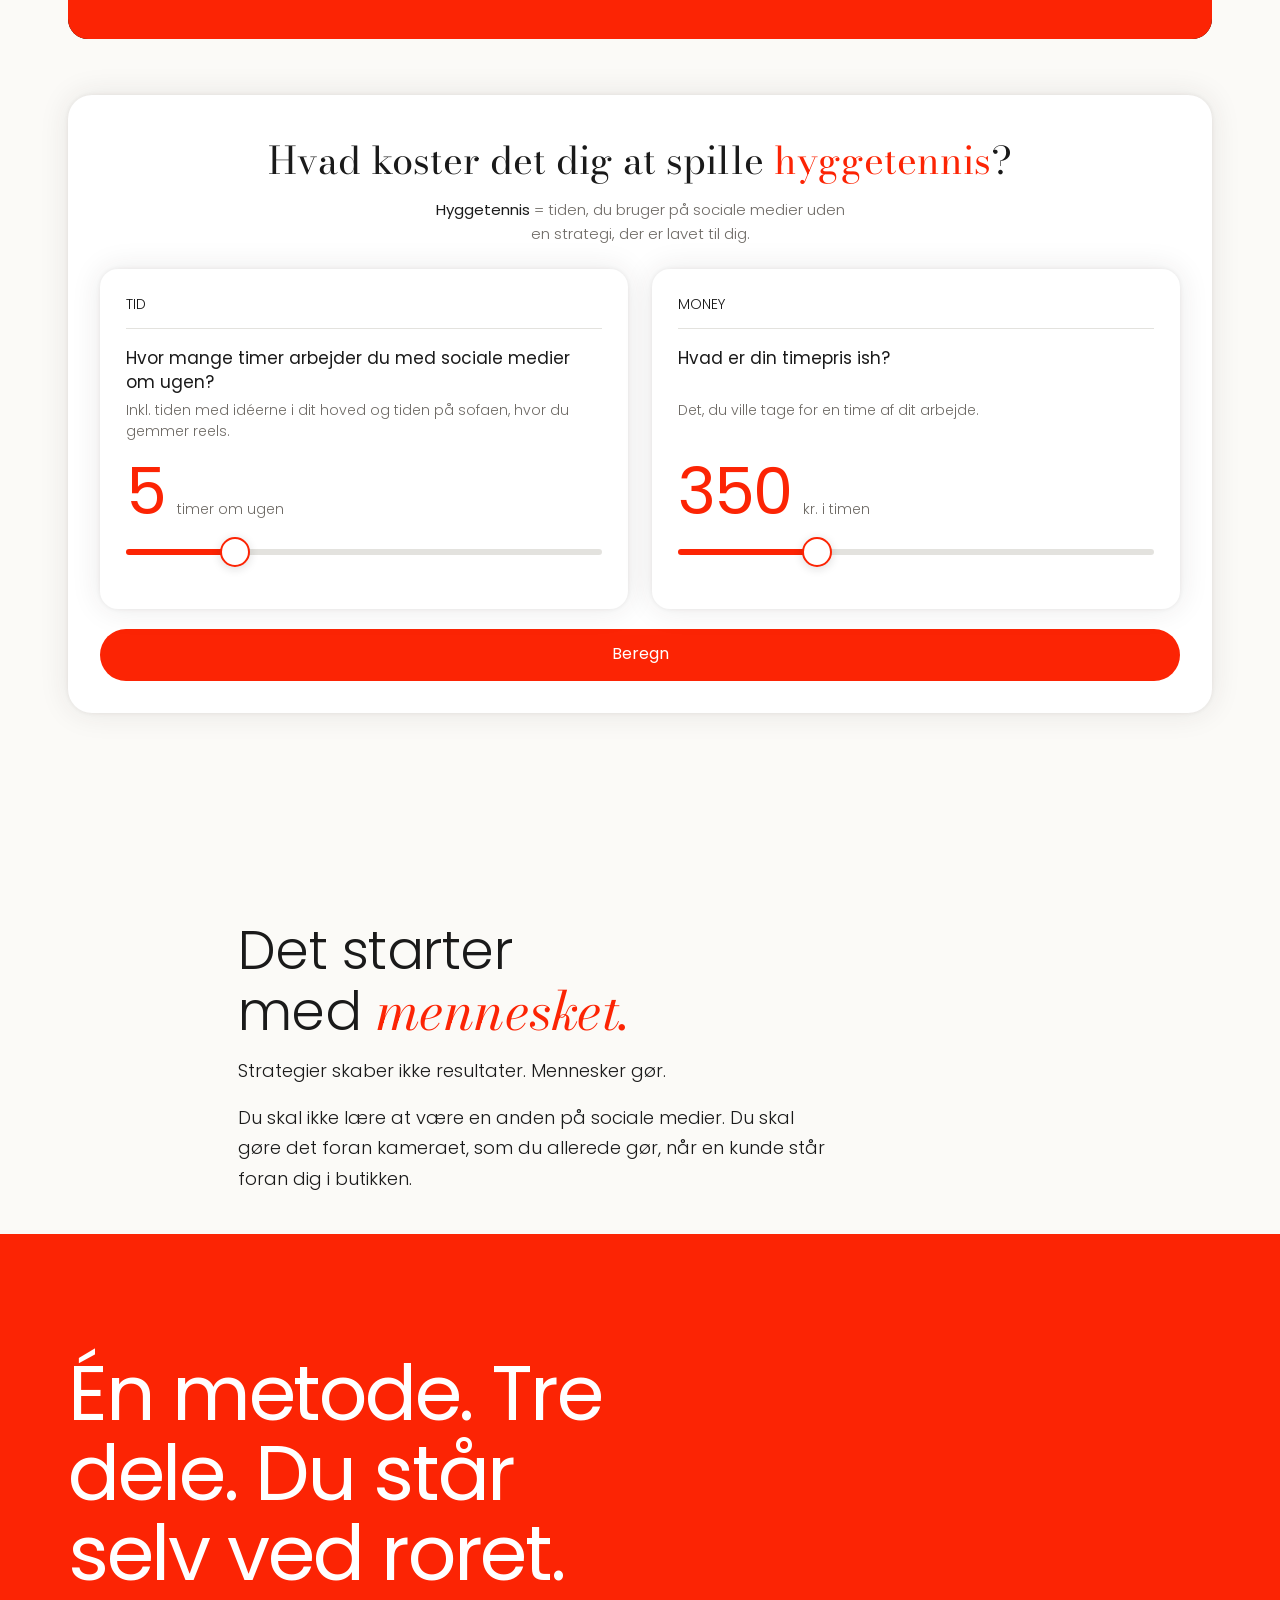
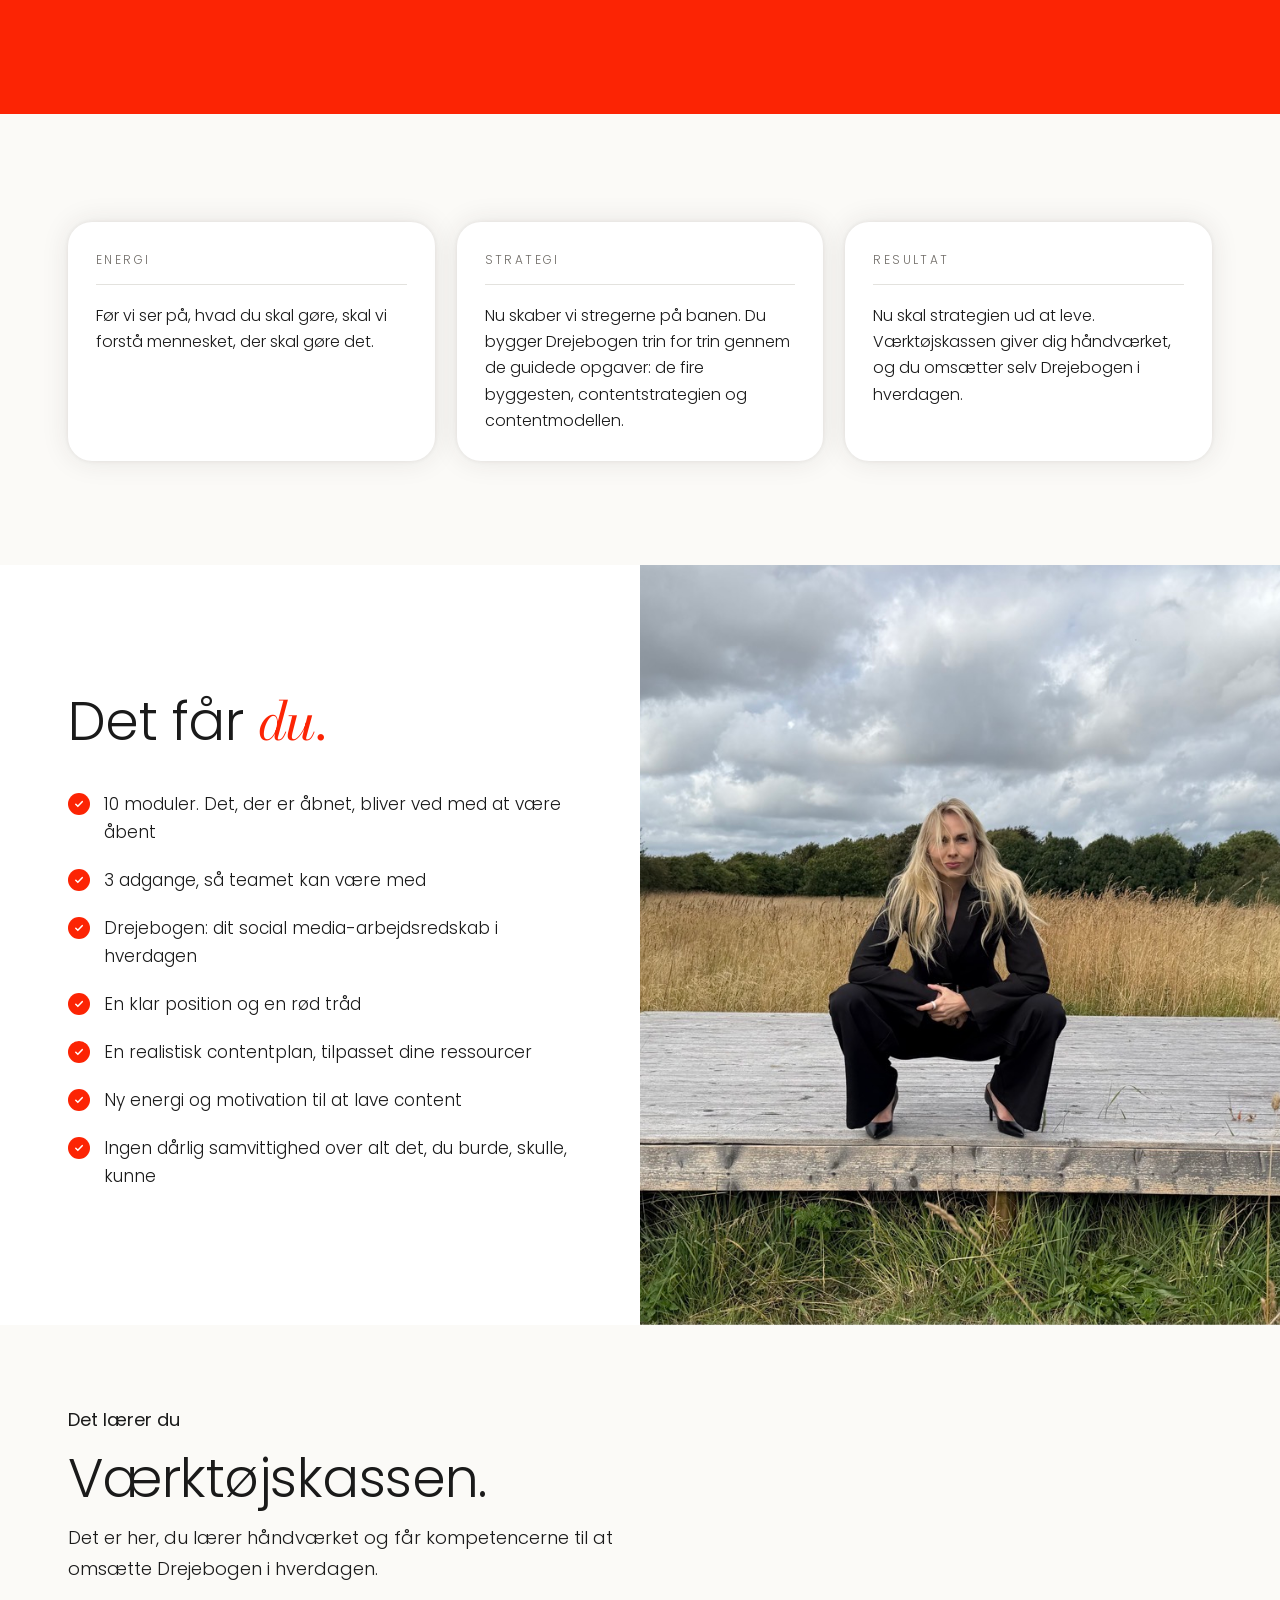
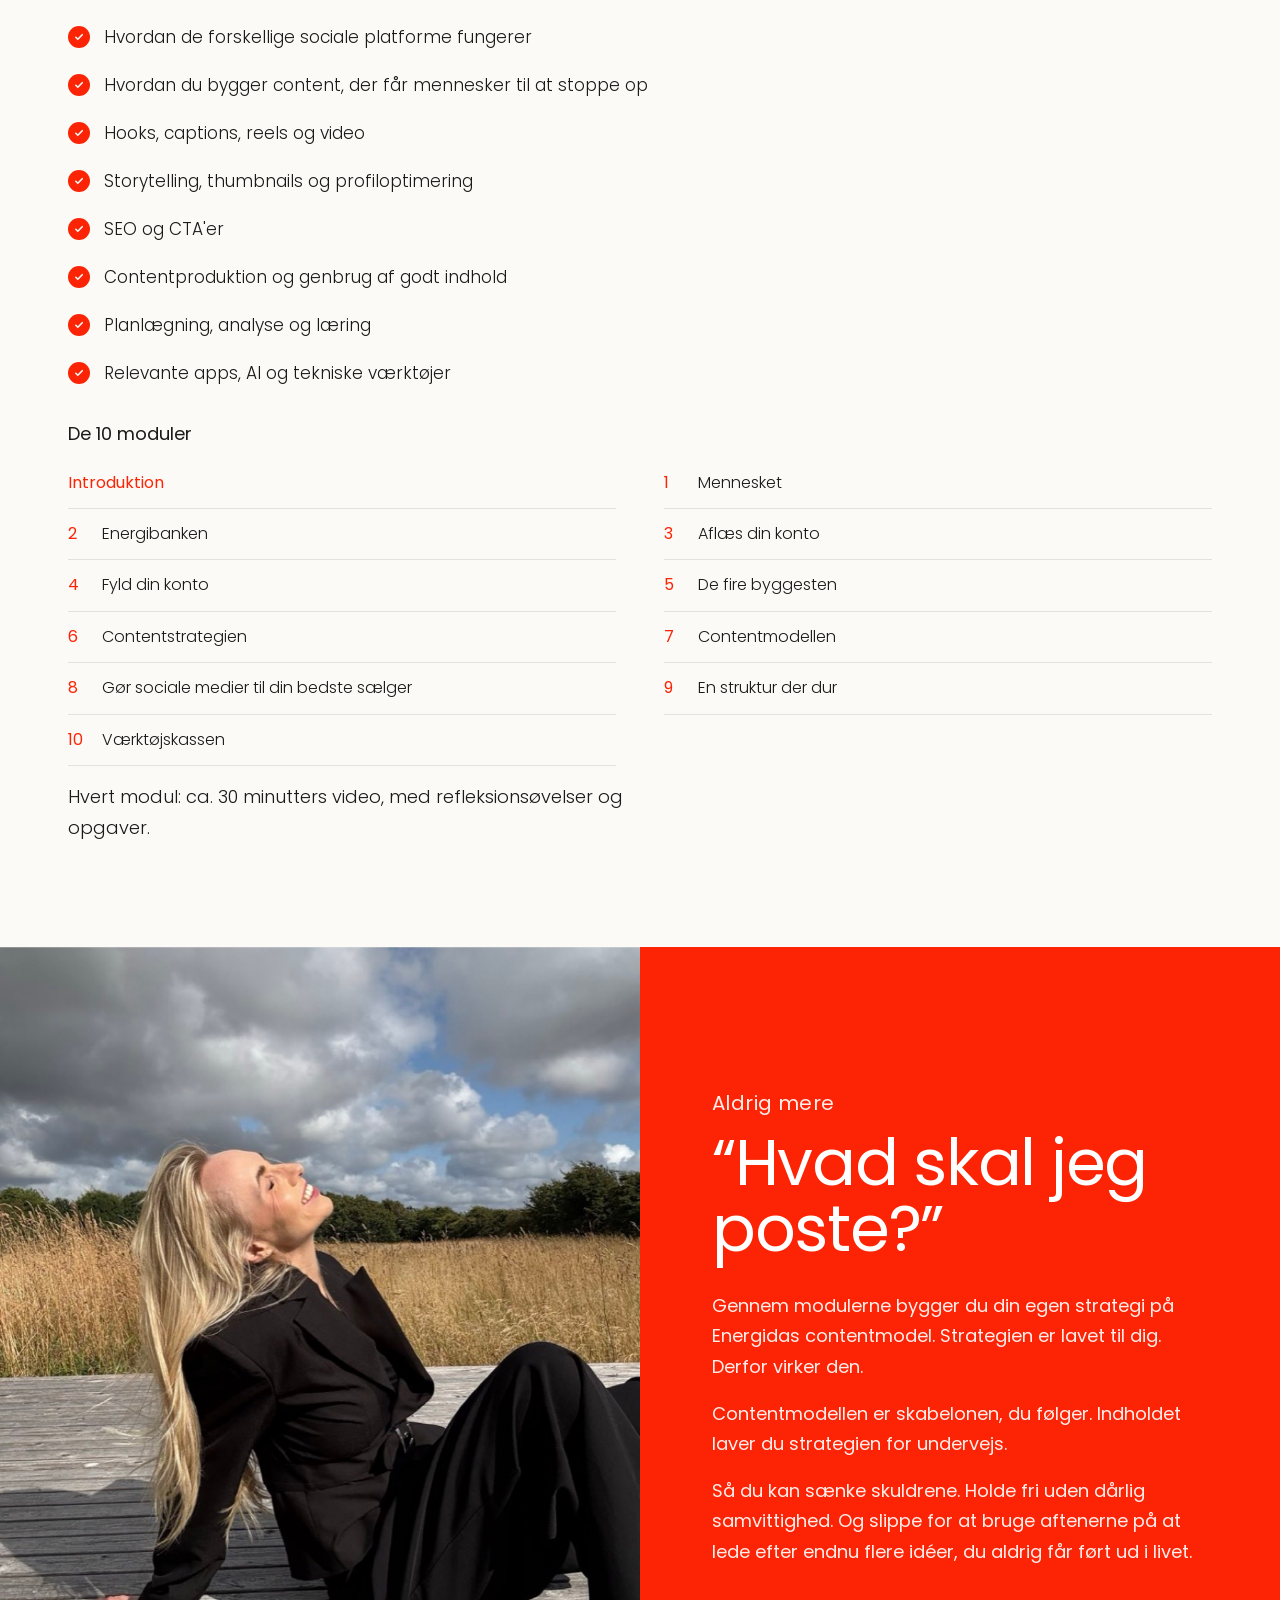
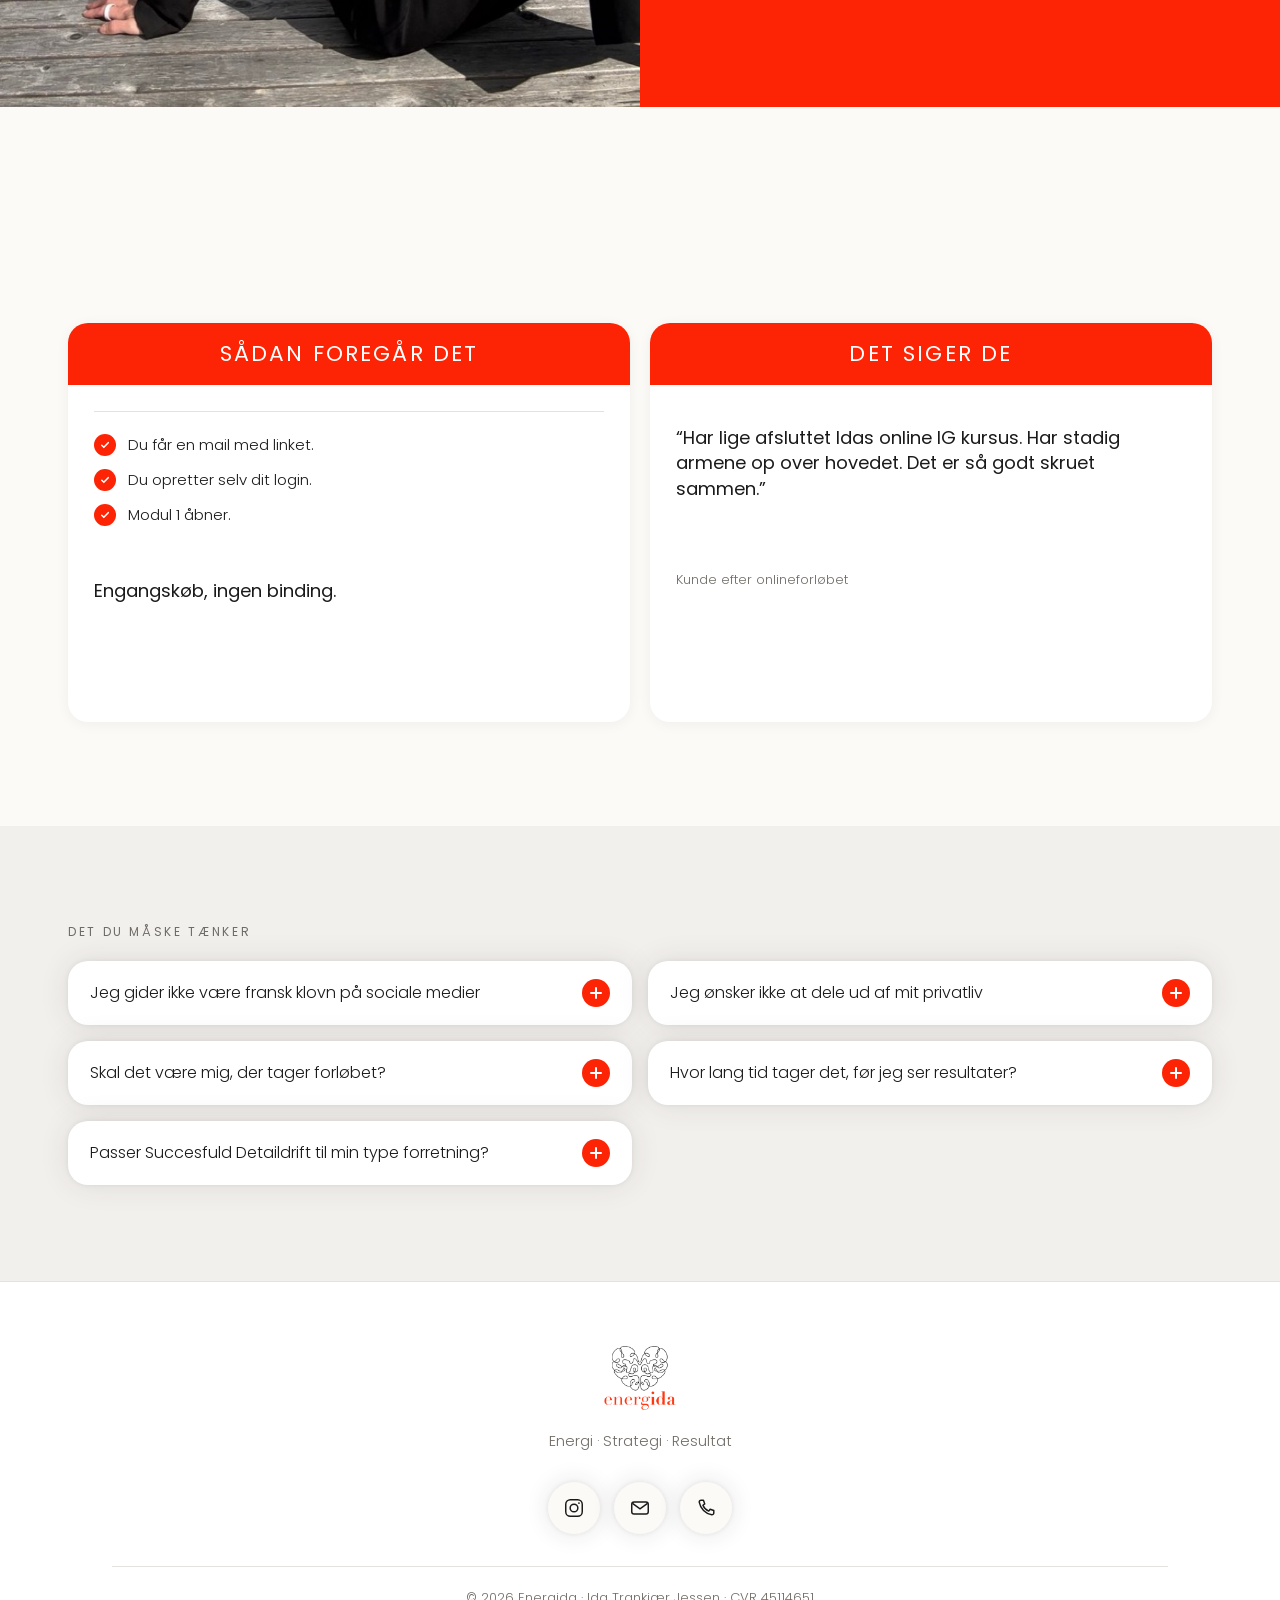
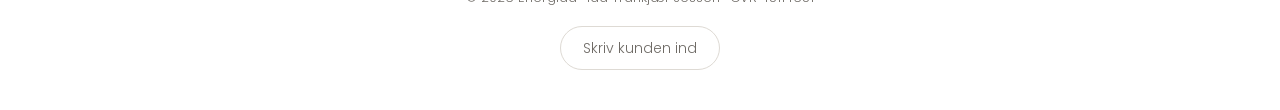
<file: SD/you-got-this.html>
<!doctype html>
<html lang="da"><head><meta charset="utf-8"><meta name="viewport" content="width=device-width,initial-scale=1,viewport-fit=cover"><meta name="robots" content="noindex,nofollow"><link rel="apple-touch-icon" href="logo-original.png">
<!-- Siden til gamle kunder (13/10). Versionen følger appen, så service-workeren henter en ny kopi: const APP_VERSION = "2772" -->
<script>document.documentElement.lang="da"</script>
<title>YOU GOT THIS</title>
<link rel="preconnect" href="https://fonts.googleapis.com"><link rel="preconnect" href="https://fonts.gstatic.com" crossorigin><link href="https://fonts.googleapis.com/css2?family=Bodoni+Moda:ital,opsz,wght@0,6..96,400..600;1,6..96,400..600&family=Poppins:wght@300;400&family=Jost:wght@700&display=swap" rel="stylesheet">
<style>
:root{
  --roed:#FC2404; --blaek:#1A1A1A; --daempet:#6F6B66; --lys:#9A9590;
  --streg:#E3E2DE; --bund:#FBFAF7; --hvid:#FFFFFF; --felt:#F2F0ED;
  --serif:"Bodoni Moda","Bodoni 72",Didot,"Didot LT STD",Georgia,serif;
  --sans:"Poppins",-apple-system,BlinkMacSystemFont,"Segoe UI",Helvetica,Arial,sans-serif;
  color-scheme:light;
}
*{box-sizing:border-box}
html{-webkit-text-size-adjust:100%}
body{margin:0;background:var(--bund);color:var(--blaek);font-family:var(--sans);font-weight:300;font-size:17px;line-height:1.65;-webkit-font-smoothing:antialiased}
a{color:inherit}
.wrap{max-width:1120px;margin:0 auto;padding:0 32px}
.smal{max-width:760px}

/* udkast-noten */
.udkast{background:var(--hvid);border-bottom:1px solid var(--streg);font-size:13.5px;color:var(--daempet)}
.udkast .wrap{padding-top:14px;padding-bottom:14px;display:flex;flex-wrap:wrap;gap:6px 22px;align-items:center}
.udkast b{font-weight:400;color:var(--blaek)}
.prik{display:inline-block;width:9px;height:9px;border-radius:50%;background:var(--roed);vertical-align:1px;margin-right:6px}
.ret{border-bottom:0}
h1,h2,h3,.stor,.metode,.tre .t,.vej .n,.vej .s,.pris .n,.logo{font-optical-sizing:none;font-variation-settings:"opsz" 14;font-weight:500}
.video{position:relative;margin-top:30px;aspect-ratio:16/9;max-width:900px;background:var(--felt);border:1px solid var(--streg);border-radius:20px;display:flex;flex-direction:column;align-items:center;justify-content:center;gap:16px;overflow:hidden}
.video .afsp{width:76px;height:76px;border-radius:50%;background:var(--roed);display:flex;align-items:center;justify-content:center}
.video .afsp span{width:26px;height:30px;background:#fff;clip-path:polygon(0 0,100% 50%,0 100%);margin-left:6px}
.video .vtxt{font-size:13.5px;color:var(--daempet);text-align:center;padding:0 20px}
.foto{margin:40px 0 0}
.foto img{width:100%;height:auto;display:block}
.foto.hero-foto{margin:0 0 8px}
.ida-grid{display:grid;grid-template-columns:.8fr 1.2fr;gap:48px;align-items:start}
.ida-grid .foto{margin:0}
@media(max-width:820px){.ida-grid{grid-template-columns:1fr;gap:28px}}
.cover{position:relative;background:#2a2a28 url("foto/0427.jpg") 58% 8%/cover no-repeat;min-height:680px;display:flex;align-items:flex-end;color:#fff}
.cover::before{content:"";position:absolute;inset:0;background:linear-gradient(90deg,rgba(20,20,18,.62) 0%,rgba(20,20,18,.42) 34%,rgba(20,20,18,.08) 52%,rgba(20,20,18,0) 62%)}
.cover .wrap{position:relative;width:100%}
.cover .hero{padding:120px 0 48px}
.cover .eyebrow{color:rgba(255,255,255,.85);margin-bottom:12px}
.cover h1{color:#fff;font-size:clamp(34px,3.7vw,52px);max-width:15ch}
.cover .support{max-width:30ch}
.cover h1 em{color:#fff}
.cover .support{color:rgba(255,255,255,.94)}
.cover .knap.graa{background:transparent;color:#fff;border:1px solid rgba(255,255,255,.85)}
.cover .prislinje,.cover .prislinje b{color:rgba(255,255,255,.9)}
.cover .ny{border-bottom-color:rgba(255,255,255,.8)}
.sdfaq{padding:56px 0 64px}
.sdfaq-g{display:grid;grid-template-columns:1fr;gap:0 48px}
.sdfaq-g details{border-top:1px solid var(--streg)}
.sdfaq-g details:last-child{border-bottom:1px solid var(--streg)}
.sdfaq-g details summary{list-style:none;cursor:pointer;display:flex;justify-content:space-between;align-items:center;gap:16px;padding:14px 0;font-size:16px;line-height:1.35;color:var(--blaek);text-decoration:none}
.sdfaq-g details summary::before{content:none}
.sdfaq-g summary::-webkit-details-marker{display:none}
.sdfaq-g details summary::after{content:"+";flex:none;width:24px;height:24px;border-radius:50%;background:var(--roed);color:#fff;font-size:18px;line-height:24px;text-align:center}
.sdfaq-g details[open] summary::after{content:"\2212"}
.sdfaq-g p{margin:0 0 16px;font-size:15px;line-height:1.6;color:var(--daempet);max-width:56ch}
@media(min-width:900px){.sdfaq-g{grid-template-columns:1fr 1fr}.sdfaq-g details:nth-last-child(2){border-bottom:1px solid var(--streg)}}
#lektion{border-top:0;padding-top:72px}
.sd-intro{padding:48px 0 8px}.sd-intro h2{max-width:none}@media(min-width:1200px){.sd-intro h2{white-space:nowrap;margin-right:-240px}}.sd-intro .brod{max-width:62ch}
.lekto.regner{display:grid;grid-template-columns:1fr;gap:40px;margin:0;max-width:none}
.roedflise .indre{background:var(--hvid);border-radius:16px;padding:18px 20px 10px;margin:4px 0 26px}
.roedflise .indre .rg-vaerdi .tal{color:var(--roed)!important}.roedflise .indre .rg-enh{color:var(--daempet)}
.regner .roedflise .indre input[type=range]::-webkit-slider-runnable-track{background:linear-gradient(90deg,var(--roed) var(--p),var(--streg) var(--p))}
.regner .roedflise .indre input[type=range]::-webkit-slider-thumb{border-color:var(--roed);box-shadow:0 2px 10px rgba(26,26,26,.15)}
.regner .roedflise .indre input[type=range]::-moz-range-track{background:var(--streg)}.regner .roedflise .indre input[type=range]::-moz-range-progress{background:var(--roed)}.regner .roedflise .indre input[type=range]::-moz-range-thumb{border-color:var(--roed)}
.roedkasse{grid-column:1/-1;background:var(--hvid);border-radius:24px;padding:36px 20px 20px;text-align:center;box-shadow:0 0 4px rgba(46,44,41,.08),0 0 30px rgba(46,44,41,.10)}
.rk-titel{font-family:var(--serif);font-optical-sizing:none;font-variation-settings:"opsz" 14;font-weight:400;font-size:clamp(26px,3vw,38px);line-height:1.15;color:var(--blaek);margin:0 auto 24px;max-width:none;white-space:nowrap}.rk-titel em{font-style:italic;color:var(--roed)}
.roedkasse .lekt{color:var(--daempet);margin:0 0 24px}
.rk-fakta{margin:-8px auto 24px;max-width:46ch;text-align:center;font-size:15px;line-height:1.55;color:var(--daempet)}.rk-fakta b{font-weight:400;color:var(--blaek)}
.rk-to{display:grid;grid-template-columns:1fr;gap:16px;text-align:left}
.kvit{margin-top:20px;padding-top:4px;text-align:left}
.kvit .nr{color:var(--lys);padding-bottom:12px;border-bottom:1px solid var(--streg);margin-bottom:16px}
.kvit .kv{display:grid;gap:0}
.kvit .rk{display:flex;flex-direction:column;gap:2px;padding:12px 0;border-top:1px solid var(--streg)}
.kvit .rk:first-child{border-top:0;padding-top:0}
.kvit .rk .l{font-size:14px;color:var(--daempet)}
.kvit .rk b{font-weight:400;font-size:18px;line-height:1.3;color:var(--blaek);font-variant-numeric:tabular-nums}
.kvit .rk.hov b span:first-child{font-size:30px;line-height:1.1;letter-spacing:-.02em;color:var(--roed)}
.kvit .rk.hov b .om{display:block;font-size:16px}
@media(min-width:900px){.kvit .kv{grid-template-columns:repeat(4,1fr)}.kvit .rk{border-top:0;border-left:1px solid var(--streg);padding:0 0 0 24px;margin-right:24px}.kvit .rk:first-child{border-left:0;padding-left:0}.kvit .rk:last-child{margin-right:0}}
.rk-to .roedflise{padding:20px 20px 18px;border-radius:16px}
.rk-to .roedflise .nr{margin-bottom:10px;font-size:16px;letter-spacing:.2em;color:#fff}
.rk-to .roedflise .rg-q{font-size:15px;line-height:1.4}
.rk-to .roedflise .rg-h{font-size:13px;margin:4px 0 10px}
.rk-to .roedflise .rg-vaerdi{margin-bottom:4px}
.rk-to .roedflise .rg-vaerdi .tal{font-size:clamp(34px,3vw,44px)}
.rk-to .roedflise .rg-enh{font-size:13px}
.rk-to .roedflise input[type=range]{height:36px;margin-bottom:14px}
.rk-to .roedflise .rg-konto{font-size:14px;margin-top:12px}
.rk-to .roedflise .rg-konto .l{padding:9px 0}
.rk-to .roedflise .rg-slut{margin-top:14px;gap:2px}
.rk-to .roedflise .rg-slut .rs1{font-size:14px}
.rk-to .roedflise .rg-slut .rs2{font-size:clamp(24px,2vw,30px)}
@media(min-width:900px){.to-fliser .roedflise .rg-q{min-height:calc(2 * 1.4em)}.to-fliser .roedflise .rg-h{min-height:calc(2 * 1.65em)}.rk-to{gap:20px}}
@media(max-width:899px){.rk-titel{white-space:normal}}
@media(min-width:900px){.roedkasse{padding:44px 32px 32px}.rk-to{grid-template-columns:1fr 1fr;gap:24px}}
/* BEREGNEREN LÅST 5/10 (Idas »ENDLIG, FEDT, LÅS«): hvide fliser, lang Beregn-knap, svaret som tekst, Didot-spørgsmål */
.hvidflise{background:var(--hvid);border-radius:18px;box-shadow:0 0 4px rgba(46,44,41,.08),0 0 30px rgba(46,44,41,.10);padding:22px 22px 24px;text-align:left}
.hvidflise .nr{font-size:14px;letter-spacing:0;text-transform:uppercase;color:var(--blaek);padding-bottom:12px;border-bottom:1px solid var(--streg);margin-bottom:18px}
.hvidflise .rg-q{font-size:16px;font-weight:400;line-height:1.4;color:var(--blaek);max-width:none;display:block}
.hvidflise .rg-h{font-size:14px;line-height:1.5;color:var(--daempet);margin:6px 0 18px}
.hvidflise .rg-vaerdi{margin-bottom:6px}
.hvidflise .rg-vaerdi .tal{font-size:44px;font-weight:400;color:var(--roed);line-height:1}
.hvidflise .rg-enh{font-size:14px;color:var(--daempet)}
.hvidflise .rg-skala{display:flex;justify-content:space-between;font-size:14px;color:var(--daempet);margin-top:2px}
.hvidflise input[type=range]{height:40px}
.roedkasse .beregn{display:block;width:100%;margin:20px 0 0;height:52px;border:0;border-radius:999px;background:var(--roed);color:#fff;font:inherit;font-size:16px;font-weight:400;cursor:pointer}
.rg-res{margin:28px 0 4px;text-align:center;font-weight:300}
.rg-res[hidden]{display:none}
.rg-res .rg-tre{max-width:52ch;margin:0 auto;display:block}
.rg-res .rg-tre p{margin:0;padding:10px 0;border-bottom:1px solid var(--streg);font-size:19px;line-height:1.6;color:var(--daempet)}
.rg-res .rg-tre p:last-child{border-bottom:0}
.rg-res .rg-tre b{font-weight:400;color:var(--roed);font-size:1.45em;line-height:1;font-variant-numeric:tabular-nums}
.rg-res .spm{font-family:var(--serif);font-optical-sizing:none;font-variation-settings:"opsz" 24;font-weight:400;font-size:clamp(32px,4vw,44px);line-height:1.2;color:var(--blaek);margin:22px auto 0;padding-top:4px}
.rg-res .spm em{font-style:italic;color:var(--roed)}
@media(min-width:900px){.hvidflise .rg-q{min-height:calc(2 * 1.4em)}.hvidflise .rg-h{min-height:calc(2 * 1.5em)}.hvidflise{padding:24px 26px 26px}}
@media(max-width:899px){.rg-res .rg-tre p{font-size:17px}}
.rg-slut{margin-top:24px;display:flex;flex-direction:column;align-items:flex-start;gap:6px}.rg-slut .rs1{color:rgba(255,255,255,.82);font-size:17px}.rg-slut .rs2{color:#fff;font-weight:300;font-size:clamp(30px,2.8vw,42px);line-height:1;letter-spacing:-.02em}
.to-fliser .roedflise .nr{color:rgba(255,255,255,.85);margin-bottom:14px}
.to-fliser .roedflise .rg-konto{margin-top:0}@media(min-width:900px){.to-fliser .roedflise .rg-q{min-height:calc(2 * 1.4em)}.to-fliser .roedflise .rg-h{min-height:calc(2 * 1.65em)}}
@media(max-width:899px){.to-fliser .indre .rg-vaerdi{flex-wrap:nowrap}.to-fliser .indre .rg-vaerdi .tal{font-size:44px}.to-fliser .indre .rg-enh{white-space:nowrap;font-size:15px}}
@media(min-width:900px){.lekto.regner.to-fliser{align-items:stretch}.lekto.to-fliser > div:first-child{grid-column:1/-1}.lekto.to-fliser .lekhoved{grid-column:1/-1;text-align:center;padding:8px 0 0}.lekto.to-fliser > div:first-child{text-align:center}.lekto.to-fliser > div:first-child .lekh{margin:0 auto 10px;font-size:clamp(30px,4.2vw,46px)!important}.lekto.to-fliser .lekh{margin-left:auto;margin-right:auto}.lekto.to-fliser .lekt{margin-bottom:0}.lekto.to-fliser .roedflise{display:flex;flex-direction:column}.lekto.to-fliser .roedflise .rg-konto{margin-top:auto;padding-top:0}}
.lekh{font-size:clamp(26px,2.6vw,36px);line-height:1.15;margin:0 0 18px;max-width:none}.lekh em{font-style:italic;color:var(--roed)}.lekt{margin:-6px 0 18px;color:var(--daempet);font-size:16px}
.roedflise{background:var(--roed);color:#fff;border-radius:20px;padding:28px 28px 30px}
.roedflise .nr,.roedflise .rg-h,.roedflise .rg-enh,.roedflise .rg-skala,.roedflise .rg-konto .t2,.roedflise .rg-ret{color:rgba(255,255,255,.82)}
.roedflise .rg-q,.roedflise .rg-vaerdi .tal,.roedflise .rg-ret b,.roedflise .rg-konto .l b{color:#fff!important}
.roedflise .rg-konto{border-top-color:#fff}.roedflise .rg-konto .l{border-bottom-color:rgba(255,255,255,.3)}.roedflise .rg-konto .sum{border-bottom-color:#fff}
.regner .roedflise input[type=range]::-webkit-slider-runnable-track{background:linear-gradient(90deg,#fff var(--p),rgba(255,255,255,.35) var(--p))}
.regner .roedflise input[type=range]::-webkit-slider-thumb{border-color:#fff;box-shadow:0 2px 10px rgba(0,0,0,.2)}
.regner .roedflise input[type=range]::-moz-range-track{background:rgba(255,255,255,.35)}.regner .roedflise input[type=range]::-moz-range-progress{background:#fff}.regner .roedflise input[type=range]::-moz-range-thumb{border-color:#fff}
.roedflise .rg-spm{margin-top:0}.roedflise .rg-konto{margin-top:34px;max-width:none}
.rg-smal .rg-vaerdi .tal{font-size:clamp(48px,5vw,72px)}
.rg-smal .rg-q{font-size:17px}
@media(min-width:900px){.lekto.regner{grid-template-columns:minmax(0,1fr) minmax(0,1fr);gap:56px;align-items:start}.lekto .video{max-width:none;margin-top:18px;aspect-ratio:16/9}.roedflise{padding:32px 36px 36px}}

@media(max-width:820px){.cover{min-height:720px;background-position:60% 0;background-size:auto 62%;background-color:#23231f}.cover::before{background:linear-gradient(180deg,rgba(35,35,31,0) 0%,rgba(35,35,31,0) 38%,rgba(35,35,31,.85) 58%,#23231f 66%)}.cover .hero{padding:300px 0 28px}.cover h1{max-width:none}}
.tosp{display:grid;grid-template-columns:.78fr 1.22fr;gap:56px;align-items:start}
.tosp > figure{margin:0;position:sticky;top:24px}
.tosp > figure img{width:100%;height:auto;display:block}
@media(max-width:820px){.tosp{grid-template-columns:1fr;gap:28px}.tosp > figure{position:static}.tosp > figure img{max-height:460px;object-fit:cover;object-position:50% 30%}}
/* tiden som grafisk statement */
.tid{display:grid;grid-template-columns:auto 1fr;gap:28px 56px;align-items:center;margin:40px 0 34px}
.tid .stort{font-family:var(--sans);font-weight:300;font-size:clamp(120px,17vw,230px);line-height:.8;color:var(--roed);font-variant-numeric:tabular-nums;letter-spacing:-.04em}
.tid .enh{font-family:var(--serif);font-optical-sizing:none;font-variation-settings:"opsz" 14;font-weight:500;font-size:clamp(26px,3.4vw,40px);line-height:1.15;max-width:14ch}
.uger{display:grid;grid-template-columns:repeat(26,1fr);gap:6px;max-width:900px;margin:10px 0 12px}
.uger i{aspect-ratio:1;border-radius:4px;background:var(--hvid);border:1px solid var(--streg)}
.uger i.r{background:var(--roed);border-color:var(--roed)}
.uger-tekst{font-size:14px;color:var(--daempet);letter-spacing:.04em}
@media(max-width:820px){.tid{grid-template-columns:1fr;gap:10px}.uger{grid-template-columns:repeat(13,1fr);gap:5px}}
.regner{display:grid;grid-template-columns:1fr 1fr;gap:40px 56px;align-items:start;margin:40px 0 34px;max-width:1000px}
.rg-q{display:block;font-size:19px;line-height:1.4;max-width:30ch}
.rg-h{font-size:15px;color:var(--daempet);margin:8px 0 22px}
.rg-vaerdi{display:flex;align-items:baseline;gap:12px;margin-bottom:14px}
.rg-vaerdi .tal{font-weight:300;font-size:clamp(64px,8vw,104px);line-height:1;color:var(--roed);font-variant-numeric:tabular-nums;letter-spacing:-.03em}
.rg-enh{font-size:16px;color:var(--daempet)}
.regner input[type=range]{-webkit-appearance:none;appearance:none;width:100%;height:44px;background:transparent;margin:0;--p:18%}
.regner input[type=range]::-webkit-slider-runnable-track{height:6px;border-radius:999px;background:linear-gradient(90deg,var(--roed) var(--p),var(--streg) var(--p))}
.regner input[type=range]::-moz-range-track{height:6px;border-radius:999px;background:var(--streg)}
.regner input[type=range]::-moz-range-progress{height:6px;border-radius:999px;background:var(--roed)}
.regner input[type=range]::-webkit-slider-thumb{-webkit-appearance:none;width:30px;height:30px;border-radius:50%;background:#fff;border:2px solid var(--roed);margin-top:-12px;box-shadow:0 2px 10px rgba(26,26,26,.15)}
.regner input[type=range]::-moz-range-thumb{width:28px;height:28px;border-radius:50%;background:#fff;border:2px solid var(--roed)}
.rg-ret{font-size:14px;color:var(--daempet);margin:18px 0 6px;line-height:1.55}
.rg-ret b{font-weight:400;color:var(--blaek)}
.rg-skala{display:flex;justify-content:space-between;font-size:12.5px;color:var(--lys)}
.rg-konto{border-top:2px solid var(--blaek);font-size:16px;background:transparent}
.rg-konto .t2{font-size:12px;letter-spacing:.16em;text-transform:uppercase;color:var(--daempet);padding:12px 0 4px}
.rg-konto .l{display:flex;justify-content:space-between;gap:16px;padding:13px 0;border-bottom:1px solid var(--streg)}
.rg-konto .l b{font-weight:400;font-variant-numeric:tabular-nums;text-align:right}
.rg-konto .sum{border-bottom:2px solid var(--blaek)}
.rg-konto .sum b,#rgUger{color:var(--roed)}
@media(max-width:820px){.regner{grid-template-columns:1fr;gap:30px}}
.kender{display:grid;grid-template-columns:1fr;gap:0;margin:6px 0 26px}
.kender > div{padding:18px 0;border-bottom:1px solid var(--streg)}
.kender > div:first-child{border-top:1px solid var(--streg)}
.kender .kn{display:block;font-size:12px;letter-spacing:.16em;color:var(--roed);padding-bottom:12px;margin-bottom:14px;border-bottom:1px solid var(--streg)}
.kender p{margin:0;font-family:var(--serif);font-optical-sizing:none;font-variation-settings:"opsz" 14;font-weight:500;font-size:clamp(24px,2.6vw,32px);line-height:1.22}
.kender p em{font-style:italic;color:var(--roed)}
.prisstor{display:flex;flex-direction:column;gap:2px;margin-top:22px}
.prisstor .kr{font-family:var(--sans);font-weight:300;font-size:clamp(38px,4.6vw,54px);line-height:1;color:var(--roed);font-variant-numeric:tabular-nums;letter-spacing:-.02em}
.prisstor .u{font-size:14px;color:var(--daempet)}
.cover .prisstor .kr{color:#fff}
.cover .prisstor .u{color:rgba(255,255,255,.88)}
.foer div{font-family:var(--sans)!important;font-weight:300!important;font-variation-settings:normal!important;font-size:clamp(20px,2.2vw,26px);color:var(--daempet)}
.foer div em{font-style:normal;color:var(--roed);font-weight:400}
.tildig{font-size:12px;letter-spacing:.14em;text-transform:uppercase;color:var(--daempet);margin:14px 0 6px}
.cover .aaben{color:#fff}
.koebgrp{display:flex;flex-direction:column;align-items:center}
.koebgrp .prisstor{align-items:center;text-align:center;margin-top:16px}
.knapper{align-items:flex-start}
.kodebaand{background:var(--felt);font-size:14px;color:var(--blaek)}
.kodebaand .wrap{padding-top:11px;padding-bottom:11px}
.prislinje{margin-top:18px;font-size:15px;color:var(--daempet)}
.prislinje b{font-weight:400;color:var(--blaek)}
.moduler{list-style:none;margin:30px 0 0;padding:0;display:grid;grid-template-columns:1fr 1fr;gap:0 48px;max-width:900px}
.moduler li{padding:13px 0;border-bottom:1px solid var(--streg);font-size:16.5px;display:flex;gap:14px}
.moduler li span{color:var(--roed);min-width:26px;font-variant-numeric:tabular-nums}
.billede{margin-top:34px;border:1px dashed #DEDAD4;border-radius:20px;padding:40px 24px;text-align:center;color:var(--daempet);font-size:14.5px;max-width:900px}
.faq{max-width:760px;margin-top:30px}
.faq div{padding:20px 0;border-bottom:1px solid var(--streg)}
.faq .q{font-size:17.5px;margin-bottom:6px}
.faq .a{font-size:16px;color:var(--daempet)}
@media(max-width:820px){.moduler{grid-template-columns:1fr}}
.ny{border-bottom:0}
.aaben{display:block;margin:14px 0 0;font-size:13.5px;color:var(--roed);max-width:60ch}
.aaben::before{content:"";display:inline-block;width:9px;height:9px;border-radius:50%;background:var(--roed);margin-right:8px;vertical-align:1px}

header{border-bottom:1px solid var(--streg);background:var(--bund)}
.top{display:flex;align-items:center;justify-content:space-between;height:74px}
.logo{font-family:var(--serif);font-size:24px;letter-spacing:.02em}
.logo b{color:var(--roed);font-weight:400}
nav{display:flex;gap:30px;font-size:14px;letter-spacing:.04em}
nav a{text-decoration:none}

.hero{padding:96px 0 88px}
.stor-titel{font-size:clamp(34px,4vw,52px);max-width:none;margin:0 0 36px}
.eyebrow,.nr{font-size:12px;letter-spacing:.22em;text-transform:uppercase;color:var(--daempet);margin-bottom:24px}
h1{font-family:var(--serif);font-weight:400;font-size:clamp(36px,6vw,68px);line-height:1.08;letter-spacing:-.01em;margin:0;max-width:18ch;text-wrap:balance}
h1 em,h2 em{font-style:italic;color:var(--roed)}
.support{font-size:clamp(18px,2.2vw,22px);max-width:36ch;margin:28px 0 0}
.knapper{display:flex;flex-wrap:wrap;gap:14px;margin-top:40px}
.knap{display:inline-block;background:var(--roed);color:#fff;text-decoration:none;padding:16px 34px;font-size:15.5px;letter-spacing:.02em;border-radius:999px}
.knap.graa{background:var(--hvid);color:var(--daempet);border:1px solid #DEDAD4}

section{padding:92px 0;border-top:1px solid var(--streg)}
h2{font-family:var(--serif);font-weight:400;font-size:clamp(28px,4.2vw,46px);line-height:1.14;margin:0 0 26px;max-width:22ch;text-wrap:balance}
h3{font-family:var(--serif);font-weight:400;font-size:clamp(22px,2.6vw,28px);line-height:1.2;margin:44px 0 18px}
p.brod{font-size:18px;max-width:60ch;margin:0 0 16px}
.stor{font-family:var(--serif);font-size:clamp(22px,3vw,30px);line-height:1.3;max-width:28ch;margin:30px 0 0}
.stor em{color:var(--roed)}
ul.liste{list-style:none;margin:8px 0 22px;padding:0;max-width:60ch}
ul.liste li{padding:11px 0;border-bottom:1px solid var(--streg);font-size:17px}
ul.to{columns:2;column-gap:48px}
ul.to li{break-inside:avoid}

.metode{display:flex;flex-wrap:wrap;align-items:center;gap:14px 22px;margin:34px 0 8px;font-family:var(--serif);font-size:clamp(26px,4vw,42px);color:var(--roed)}
.metode span.pil{font-family:var(--sans);font-size:22px;color:var(--lys)}

.tre{display:grid;grid-template-columns:repeat(3,1fr);gap:0;margin-top:40px;border-top:1px solid var(--streg)}
.tre > div{padding:28px 26px 28px 0;border-right:1px solid var(--streg)}
.tre > div + div{padding-left:26px}
.tre > div:last-child{border-right:0}
.tre .t{font-family:var(--serif);font-size:24px;color:var(--roed);margin-bottom:10px}
.tre p{margin:0;font-size:15.5px;color:var(--daempet)}

.foer{display:grid;grid-template-columns:repeat(2,1fr);gap:0 48px;max-width:900px;margin-top:36px;border-top:1px solid var(--streg)}
.foer div{padding:22px 0;border-bottom:1px solid var(--streg);font-family:var(--sans);font-size:clamp(19px,2vw,24px);white-space:nowrap}
.foer div span{color:var(--lys);font-family:var(--sans);font-size:16px;margin:0 10px}
.foer div em{font-style:normal;color:var(--roed);font-weight:400}

.veje{display:grid;grid-template-columns:repeat(3,1fr);gap:20px;margin-top:40px}
.vej{background:var(--hvid);border:1px solid var(--streg);padding:32px 28px 30px;display:flex;flex-direction:column}
.vej .k{font-size:12px;letter-spacing:.18em;text-transform:uppercase;color:var(--roed)}
.vej .n{font-family:var(--serif);font-size:30px;margin:10px 0 4px}
.vej .s{font-family:var(--serif);font-style:italic;font-size:19px;line-height:1.35;margin:0 0 18px}
.vej p{font-size:15.5px;color:var(--daempet);margin:0 0 10px}
.vej.valgt{border:2px solid var(--roed)}

.tabel-wrap{overflow-x:auto;margin-top:36px}
table{border-collapse:collapse;width:100%;min-width:640px;font-size:15.5px}
th,td{text-align:left;padding:14px 16px 14px 0;border-bottom:1px solid var(--streg);vertical-align:top}
th{font-weight:400;font-size:12px;letter-spacing:.16em;text-transform:uppercase;color:var(--roed)}
td:first-child{color:var(--daempet)}

.pris{background:var(--hvid);border:1px solid var(--streg);padding:40px 36px;margin-top:40px;max-width:760px}
.pris .k{font-size:12px;letter-spacing:.18em;text-transform:uppercase;color:var(--daempet)}
.pris .n{font-family:var(--serif);font-size:40px;margin:8px 0 0}
.pris .t{font-family:var(--sans);font-weight:300;font-size:46px;color:var(--roed);margin:18px 0 2px;font-variant-numeric:tabular-nums}
.pris .e{font-size:14px;color:var(--daempet);margin-bottom:22px}

.slut{background:var(--roed);color:#fff;border-top:0}
.slut h2,.slut p.brod{color:#fff}
.slut .knap{background:#fff;color:var(--roed)}
.slut .ny,.knap .ny{border-bottom-color:currentColor}

footer{padding:40px 0;font-size:14px;color:var(--daempet);background:var(--hvid)}

@media (max-width:820px){
  .wrap{padding:0 20px}
  nav{display:none}
  .hero{padding:60px 0 56px}
  section{padding:60px 0}
  .tre,.veje,.foer{grid-template-columns:1fr}
  .foer div{white-space:normal}
  .tre > div{border-right:0;border-bottom:1px solid var(--streg);padding:22px 0}
  .tre > div + div{padding-left:0}
  ul.to{columns:1}
  .knap{width:100%;text-align:center}
  .koebgrp{width:100%}
  .pris{padding:28px 22px}
}

/* ===== hele sitet: menu, sider, nye sektioner ===== */
.side{display:none}
.side.vis{display:block}
header{position:sticky;top:env(safe-area-inset-top,0px);z-index:20}
.top{gap:24px}
.logo{text-decoration:none}
nav.menu{display:flex;align-items:center;gap:28px;font-size:14px;letter-spacing:.03em}
nav.menu a{text-decoration:none;padding:6px 0;border-bottom:1px solid transparent}
nav.menu a.aktiv{border-bottom-color:var(--blaek)}
nav.menu a.kontakt{background:var(--roed);color:#fff;border-radius:999px;padding:10px 22px;border:0}
.menuknap{display:none;background:transparent;border:0;padding:10px 0 10px 10px;cursor:pointer;color:var(--blaek);font:inherit;font-size:14px;letter-spacing:.04em;align-items:center;gap:10px}
.menuknap i{display:block;width:22px;height:1.5px;background:currentColor;position:relative}
.menuknap i::before,.menuknap i::after{content:"";position:absolute;left:0;width:22px;height:1.5px;background:currentColor}
.menuknap i::before{top:-7px}.menuknap i::after{top:7px}
.mobilmenu{display:none}
@media(max-width:899px){
  nav.menu{display:none}
  .menuknap{display:flex}
  .mobilmenu.aaben-m{display:flex;flex-direction:column;padding:4px 20px 20px;background:var(--bund);border-bottom:1px solid var(--streg)}
  .mobilmenu a{text-decoration:none;font-size:18px;padding:15px 0;border-bottom:1px solid var(--streg)}
  .mobilmenu a.kontakt{border:0;margin-top:16px;background:var(--roed);color:#fff;border-radius:999px;text-align:center;padding:15px 0;font-size:16px}
}


/* telefonen: ingen topbjælke, intet logo, hvid burger over coveret (Ida 4/10) */
@media(max-width:899px){
  .udkast{display:none}
  header{background:transparent;border-bottom:0}
  header .logo{display:none}
  header .top{justify-content:flex-end}
  body.har-cover header{position:fixed;left:0;right:0;top:0;padding-top:env(safe-area-inset-top,0px)}
  header .menuknap{color:#fff;filter:drop-shadow(0 0 1.5px rgba(0,0,0,.9)) drop-shadow(0 1px 8px rgba(0,0,0,.45))}
  header:has(.mobilmenu.aaben-m){background:var(--bund)}
  header:has(.mobilmenu.aaben-m) .menuknap{color:var(--blaek)!important;filter:none!important}
}


/* udtalelser som swipe-kort (Ida 4/10, inspireret af resetbycaroline.com) */
.udthoved{display:flex;align-items:flex-end;justify-content:space-between;gap:24px}
.udthoved h2{margin-bottom:0}
.ukpile{display:flex;gap:10px;flex:none}
.ukpil{width:44px;height:44px;border-radius:50%;border:1px solid var(--streg);background:var(--hvid);color:var(--blaek);font:inherit;font-size:24px;line-height:1;cursor:pointer;display:flex;align-items:center;justify-content:center;padding:0 0 3px}
.ukpil:hover{color:var(--roed)}
.ukrk{display:flex;gap:20px;overflow-x:auto;scroll-snap-type:x mandatory;margin:30px -24px 0;padding:6px 24px 26px;scroll-padding:0 24px;scrollbar-width:none}
.ukrk::-webkit-scrollbar{display:none}
.ukort{flex:0 0 calc((100% - 40px) / 3.15);scroll-snap-align:start;background:var(--hvid);border-radius:20px;padding:26px 26px 30px;box-shadow:0 0 4px rgba(46,44,41,.08),0 0 30px rgba(46,44,41,.10);display:flex;flex-direction:column}
.uknavn{font-size:12px;letter-spacing:.16em;text-transform:uppercase;color:var(--daempet);padding-bottom:14px;margin-bottom:18px;border-bottom:1px solid var(--streg)}
.ukort p{margin:0;font-size:16.5px;line-height:1.65;color:var(--blaek)}
.ukstat{display:flex;align-items:baseline;gap:10px;margin:0 0 14px}
.ukstat b{font-weight:300;font-size:44px;line-height:1;color:var(--roed);letter-spacing:-.02em;white-space:nowrap}
.ukstat span{font-size:13.5px;color:var(--daempet);line-height:1.35}
.uknap{margin-top:8px}
@media(max-width:899px){
  .ukpile{display:none}
  .ukrk{margin:24px -20px 0;padding:6px 20px 22px;scroll-padding:0 20px;gap:14px}
  .ukort{flex-basis:84%;padding:22px 22px 26px}
  .ukort p{font-size:16px}
}

/* de tre veje som kort, bud 1 uden skifter (Ida 4/10) */
.grad3{gap:22px;margin-top:36px;align-items:stretch}
.gkort{border:0;border-radius:28px;padding:32px 30px 28px;gap:0;box-shadow:0 0 4px rgba(46,44,41,.08),0 0 28px rgba(46,44,41,.10)}
.gnavn{font-size:clamp(24px,2.2vw,28px);letter-spacing:.08em;font-weight:400;line-height:1.15}
.gtype{font-size:14px;color:var(--daempet);letter-spacing:0;margin:6px 0 0;padding-bottom:20px;border-bottom:1px solid var(--streg)}
.gkort .gpris{margin:20px 0 0;padding:0;gap:4px}
.gkort .gpris .kr{font-size:44px;color:var(--blaek)}
.gkort .gpris .kr small{font-size:17px;color:var(--daempet);letter-spacing:0}
.gkort .gpris .u{font-size:12px;letter-spacing:.1em;text-transform:uppercase}
.gkort .gstemme{font-family:var(--sans);font-style:normal;font-weight:300;font-size:18px;line-height:1.45;margin:22px 0 8px;font-variation-settings:normal}
.gkort .ghvem{font-size:15px;margin:0 0 18px}
.gkort .gpos{margin-top:-8px;color:var(--blaek)}
.gkort .gliste{margin:0 0 24px}
.gkort .gliste li{display:flex;gap:12px;align-items:flex-start;border:0;padding:6px 0;font-size:15px}
.gkort .gliste li::before{content:"";flex:none;width:22px;height:22px;margin-top:1px;border-radius:50%;background:var(--roed) url("data:image/svg+xml,%3Csvg xmlns='http://www.w3.org/2000/svg' viewBox='0 0 24 24' fill='none' stroke='white' stroke-width='2.6' stroke-linecap='round' stroke-linejoin='round'%3E%3Cpath d='M6.5 12.5l3.5 3.5 7.5-8'/%3E%3C/svg%3E") center/14px no-repeat}
.gkort .knap{margin-top:auto;align-self:stretch;justify-content:center;display:flex;min-height:54px;align-items:center;text-align:center}
.gnote{font-size:13px;color:var(--daempet);text-align:center;margin-top:10px;min-height:1.6em}
.cslinje{display:flex;align-items:center;gap:14px;margin-top:22px;padding:18px 22px;background:var(--hvid);border-radius:20px;box-shadow:0 0 4px rgba(46,44,41,.08),0 0 28px rgba(46,44,41,.10);font-size:15px}
.cslinje .flue{flex:none;width:22px;height:22px;border-radius:50%;background:var(--roed) url("data:image/svg+xml,%3Csvg xmlns='http://www.w3.org/2000/svg' viewBox='0 0 24 24' fill='none' stroke='white' stroke-width='2.6' stroke-linecap='round' stroke-linejoin='round'%3E%3Cpath d='M6.5 12.5l3.5 3.5 7.5-8'/%3E%3C/svg%3E") center/14px no-repeat}
.cslinje a{margin-left:auto;color:var(--blaek);white-space:nowrap;text-underline-offset:4px}
@media(max-width:899px){
  .grad3{gap:16px;margin-top:26px}
  .gkort{padding:26px 22px 24px}
  .gkort .gpris .kr{font-size:38px}
  .gkort .gstemme{font-size:17px}
  .cslinje{flex-wrap:wrap;align-items:flex-start}.cslinje>span:nth-child(2){flex:1 1 0;min-width:0}.cslinje a{flex-basis:100%;margin-left:36px}
}

.grad3 .gkort{border:0}
.grad3 .gkort .gtype{color:var(--daempet)}
.grad3 .gkort .knap{align-self:stretch;width:100%;white-space:nowrap;padding:0 18px;font-size:15.5px;margin-top:auto}
@media(min-width:900px){.grad3 .gkort .gtype{min-height:calc(3em + 20px)}.grad3 .gnote{min-height:3.3em}}


/* METODEN = Tankestrømmen + Typen bag dig (Idas klik 4/10: »Elsker 1 OG 2«; fotoene er midlertidige) */
.metode-sek{overflow:hidden}

.tanke{position:absolute;font-family:var(--serif);font-optical-sizing:none;font-variation-settings:"opsz" 14;font-style:italic;font-size:22px;color:var(--roed);white-space:nowrap}
.mt-rub{font-family:var(--sans)!important;font-weight:400!important;color:var(--blaek);font-size:clamp(30px,3.4vw,46px)!important;line-height:1.15!important;letter-spacing:-.015em;margin:0 0 22px;max-width:none;font-variation-settings:normal!important}
.mt-rub em{color:var(--roed);font-style:normal}
.metode-sek .brod{max-width:52ch}
.ttsl{margin:16px 0 20px}.ttsl .mt-stak{display:flex}.ttsl .mt-stor{font-size:clamp(34px,4.6vw,68px);display:block}
@media(max-width:899px){.ttsl .mt-stor{font-size:34px}}
.mt-stak-sek{position:relative;margin-top:72px}
.mt-stak{position:relative;z-index:1;display:flex;flex-direction:column;align-items:flex-start;width:max-content;max-width:100%}
.mt-stor{color:var(--roed);line-height:.88;font-size:clamp(64px,11.4vw,172px);margin:0;width:max-content}
.mt-E{font-family:"Futura","Futura PT","Jost","Avenir Next",sans-serif;font-weight:700;text-transform:uppercase;letter-spacing:-.02em}
.mt-S{font-family:var(--serif);font-style:italic;font-weight:400;text-transform:lowercase;font-optical-sizing:none;font-variation-settings:"opsz" 14;letter-spacing:-.02em;align-self:flex-end}
.mt-R{font-family:var(--serif);font-weight:400;text-transform:uppercase;font-optical-sizing:none;font-variation-settings:"opsz" 14;letter-spacing:.01em;padding-left:.05em}
.mt-forkl{position:relative;z-index:3;display:grid;grid-template-columns:repeat(3,1fr);gap:28px;margin-top:40px;max-width:900px}
.mt-forkl .k{font-size:11px;letter-spacing:.22em;text-transform:uppercase;color:var(--roed);margin-bottom:8px}
.mt-forkl p{margin:0;font-size:14px;color:var(--blaek)}
@media(max-width:899px){
  .mt-rub{font-size:30px!important}
  .mt-stak-sek{min-height:0;margin-top:48px}
  .mt-stor{font-size:50px}
  .mt-foto{position:relative;right:auto;bottom:auto;width:86%;margin:-40px -20px 0 auto}
  .mt-forkl{grid-template-columns:1fr;max-width:none;margin-top:36px;gap:18px}
}


/* FØR / EFTER = tankestrømmen (Ida 4/10: »ift. før og efter«, ingen animation) */
.foerefter{overflow:hidden}
.fe2{display:grid;grid-template-columns:1fr;max-width:620px}
.fe2 .k{font-size:12px;letter-spacing:.18em;text-transform:uppercase;color:var(--roed);margin-bottom:6px}
.fe-fig{position:relative;height:520px}
.fe-fig img{position:absolute;left:50%;bottom:0;transform:translateX(-50%);height:440px;width:auto;max-width:100%;object-fit:contain}
.fe-fig.efter{height:520px}
.fe-fig .tanke{z-index:2}
.fe-fig svg{position:absolute;inset:0;width:100%;height:100%;overflow:visible}
.fe-fig path{fill:none;stroke:var(--roed);stroke-width:1.2;vector-effect:non-scaling-stroke}


.fe-tekst{margin-top:40px;max-width:62ch}
@media(max-width:899px){.fe2{max-width:none}.fe-fig{height:400px}.fe-fig img{height:340px}.fe-fig.efter img{height:340px}.tanke{font-size:16px}.fe-tekst{margin-top:32px}}


/* udtalelser på computeren: ingen swipe, tre i bredden, citatet i husets kursiv (Ida 4/10: »slet ikke lækkert på computeren«) */
@media(min-width:900px){
  .ukpile{display:none!important}
  .ukrk{display:grid;grid-template-columns:repeat(3,minmax(0,1fr));gap:36px 40px;overflow:visible;margin:36px 0 0;padding:0;scroll-snap-type:none;align-items:start}
  .ukort{flex:none;background:transparent;box-shadow:none;border-radius:0;padding:0 0 0 24px;border-left:1px solid var(--roed);display:flex;flex-direction:column}
  .ukort p{order:1;font-family:var(--serif);font-optical-sizing:none;font-variation-settings:"opsz" 14;font-style:italic;font-weight:400;font-size:22px;line-height:1.35;color:var(--blaek);margin:0 0 18px}
  .uknavn{order:2;border:0;padding:0;margin:0;font-size:12px;letter-spacing:.16em;color:var(--daempet)}
  .ukstat{order:0;margin:0 0 16px}
  .ukstat b{font-size:40px}
}


/* censor 5/10: forbehold, kilde, bagefter */
.forbehold-sek{padding:0 0 48px;border-top:0}
.forbehold{margin:0;font-size:13.5px;color:var(--daempet)}
.kilde{font-size:13px;color:var(--daempet);margin:6px 0 22px}
.bagefter h3{font-family:var(--sans);font-weight:400;font-size:22px;margin:0 0 10px}
.bagefter .fe{margin-top:10px}


/* forsiden: udtalelser på rød flade i hvide kasser + lys afslutning (Ida 5/10) */
.udt-roed{background:var(--roed);border-top:0;padding:28px 0 80px}
@media(min-width:900px){.udt-roed{padding:36px 0 88px}}
.udt-roed .wrap{position:relative}
.udt-roed .ukort{justify-content:center}.udt-roed .ukort p{margin-top:auto}
.udt-roed .uknavn{order:3;margin:0;padding:14px 0 0;border:0;text-align:right;align-self:flex-end;font-size:13px;letter-spacing:.12em}.udt-roed .uknavn::before{content:"\2013\00a0"}
.udt-roed .ukort p{order:1;margin-bottom:0;text-align:left}.udt-roed .ukmere{order:2;margin-top:10px;align-self:flex-start}
.udt-roed .nr{color:rgba(255,255,255,.85)}
.udt-roed .udthoved .brod{color:#fff}.udt-roed .casetal b{color:#fff}.udt-roed .casetal span{color:rgba(255,255,255,.85)}
.udt-roed .ukort{display:flex;flex-direction:column;overflow:hidden}
.udt-roed .ukort p{overflow:hidden;display:-webkit-box;-webkit-line-clamp:5;-webkit-box-orient:vertical}
@media(min-width:900px){.udt-roed .ukort p{-webkit-line-clamp:4}}
@media(max-width:899px){.udt-roed .ukort p{font-size:18px;line-height:1.5}}
.udt-roed .ukort.aaben{height:auto}
.udt-roed .ukort.aaben p{display:block;-webkit-line-clamp:unset;overflow:visible}
.ukmere{display:none;margin-top:auto;padding:12px 0 0;align-self:flex-start;background:none;border:0;color:var(--roed);font:inherit;font-size:14px;cursor:pointer;text-decoration:underline;text-underline-offset:3px}
.ukort.kan-mere .ukmere{display:block}
@media(min-width:900px){
  .udt-roed{--gut:max(32px,calc((100vw - 1120px)/2 + 32px))}
  .udt-roed .ukrk{display:flex;grid-template-columns:none;overflow-x:auto;gap:22px;margin:18px calc(0px - var(--gut)) 0;padding:6px var(--gut) 16px;scroll-padding:0 var(--gut);scroll-snap-type:x mandatory;align-items:stretch}
  .udt-roed .ukort{flex:0 0 calc((100% - 44px) / 3.15);scroll-snap-align:start;background:var(--hvid);border:0;border-radius:20px;padding:28px 28px 26px;box-shadow:0 0 4px rgba(46,44,41,.10),0 0 30px rgba(46,44,41,.14)}
  .udt-roed .ukort p{font-size:20px;line-height:1.5;order:0;margin:0}
  .udt-roed .ukpile{position:absolute;top:64px;bottom:22px;left:calc(52px - var(--gut));right:calc(52px - var(--gut));align-items:center;justify-content:space-between;pointer-events:none;z-index:2}
  .udt-roed .ukpil{pointer-events:auto;box-shadow:0 2px 12px rgba(0,0,0,.18)}
  .udt-roed .ukstat{order:0}
  .udt-roed .ukpile{display:flex!important}
  .udt-roed .ukpil{background:#fff;border-color:#fff;color:var(--roed)}
}
.slut.lys{background:var(--bund);color:var(--blaek);border-top:1px solid var(--streg)}
.slut.lys h2,.slut.lys p.brod{color:var(--blaek)}
.slut.lys .knap{background:var(--roed);color:#fff}
.slut.lys .wrap{text-align:center}
.slut.lys h2,.slut.lys p.brod{margin-left:auto;margin-right:auto}
.slut.lys .knapper{justify-content:center}

/* coverets fotos pr. side */
.cover.c-forside{background-image:url("foto/0422.jpg");background-position:60% 0%}
.cover.c-menneske{background-image:url("foto/0626.jpg");background-position:30% 40%}
.cover.hoejre{justify-content:flex-end}
.cover.hoejre::before{background:linear-gradient(270deg,rgba(20,20,18,.62) 0%,rgba(20,20,18,.42) 34%,rgba(20,20,18,.08) 52%,rgba(20,20,18,0) 62%)}
.cover.hoejre .hero{margin-left:auto;max-width:520px}
@media(min-width:900px){.cover.hoejre .hero{padding-left:0}}
@media(max-width:899px){
  .cover.c-forside{background-position:58% 0}
  .cover.c-menneske{background-position:28% 0}
  .cover.hoejre::before{background:linear-gradient(180deg,rgba(35,35,31,0) 0%,rgba(35,35,31,0) 38%,rgba(35,35,31,.85) 58%,#23231f 66%)}
  .cover.hoejre .hero{max-width:none}
}

/* to veje (forsiden) */
.dveje{display:grid;grid-template-columns:1fr 1fr;gap:24px;margin-top:40px}
.dvej{background:var(--hvid);border:1px solid var(--streg);display:flex;flex-direction:column}
.dvej img{width:100%;aspect-ratio:4/3;object-fit:cover;object-position:50% 30%;display:block}
.dvej .ind{padding:30px 30px 32px;display:flex;flex-direction:column;flex:1}
.dvej .k{font-size:12px;letter-spacing:.18em;text-transform:uppercase;color:var(--roed)}
.dvej .s{font-family:var(--serif);font-optical-sizing:none;font-variation-settings:"opsz" 14;font-weight:500;font-size:clamp(24px,2.4vw,30px);line-height:1.2;margin:12px 0 18px;text-wrap:balance}
.dvej ul{list-style:none;margin:0 0 26px;padding:0}
.dvej li{padding:11px 0;border-bottom:1px solid var(--streg);font-size:16px}
.dvej li:first-child{border-top:1px solid var(--streg)}
.dvej .knap{margin-top:auto;align-self:flex-start}
@media(max-width:899px){.dveje{grid-template-columns:1fr}.dvej .ind{padding:24px 22px 26px}.dvej .knap{align-self:stretch}}

/* stort udsagn */
.udsagn{font-family:var(--serif);font-optical-sizing:none;font-variation-settings:"opsz" 14;font-weight:500;font-size:clamp(28px,3.6vw,44px);line-height:1.18;max-width:24ch;margin:36px 0 0;text-wrap:balance}
.udsagn em{font-style:italic;color:var(--roed)}

/* tanketurneringen */
.turnering{margin-top:44px;max-width:1000px}
.turnering svg{width:100%;height:auto;display:block}
.kampe{display:grid;grid-template-columns:repeat(3,1fr);gap:0;border-top:1px solid var(--streg);margin-top:22px}
.kampe > div{padding:24px 26px 6px 0}
.kampe > div + div{padding-left:26px;border-left:1px solid var(--streg)}
.kampe .k{font-size:12px;letter-spacing:.16em;text-transform:uppercase;color:var(--daempet)}
.kampe .t{font-family:var(--serif);font-optical-sizing:none;font-variation-settings:"opsz" 14;font-weight:500;font-size:26px;margin:8px 0 8px}
.kampe .finale .t{color:var(--roed)}
.kampe p{margin:0;font-size:15.5px;color:var(--daempet)}
@media(max-width:899px){.kampe{grid-template-columns:1fr}.kampe > div,.kampe > div + div{padding:20px 0;border-left:0;border-bottom:1px solid var(--streg)}}

/* brede fotos */
.bredfoto{margin:44px 0 0}
.bredfoto img{width:100%;height:auto;max-height:560px;object-fit:cover;display:block}

/* fagligheden */
.fag{list-style:none;margin:30px 0 24px;padding:0;display:grid;grid-template-columns:1fr 1fr;gap:0 48px;max-width:900px}
.fag li{padding:15px 0;border-bottom:1px solid var(--streg);font-size:17px}
.fag li b{display:block;font-weight:400}
.fag li span{display:block;font-size:15px;color:var(--daempet);margin-top:4px}
@media(max-width:899px){.fag{grid-template-columns:1fr}}
.forbehold{font-size:14px;color:var(--daempet);max-width:60ch}

/* genkendelsen på menneskesiden: rene linjer */
.linjer{margin:6px 0 30px}
.linjer p{margin:0;padding:17px 0;border-bottom:1px solid var(--streg);font-family:var(--serif);font-optical-sizing:none;font-variation-settings:"opsz" 14;font-weight:500;font-size:clamp(21px,2.2vw,27px);line-height:1.28}
.linjer p:first-child{border-top:1px solid var(--streg)}

/* kroppen */
.kroppen p{font-family:var(--serif);font-optical-sizing:none;font-variation-settings:"opsz" 14;font-weight:500;font-size:clamp(24px,3vw,36px);line-height:1.25;max-width:26ch;margin:0 0 34px;text-wrap:balance}
.kroppen p em{font-style:italic;color:var(--roed)}
.kroppen p.brod{font-family:var(--sans);font-weight:300;font-variation-settings:normal;font-size:18px;line-height:1.65;max-width:60ch}

/* menneskets veje */
.mkort .dvej .pris-l{display:flex;align-items:baseline;gap:10px;margin:0 0 22px}
.mkort .dvej .pris-l b{font-weight:300;font-size:34px;color:var(--roed);font-variant-numeric:tabular-nums;letter-spacing:-.02em}
.mkort .dvej .pris-l span{font-size:14px;color:var(--daempet)}
.dvej p.b{font-size:16px;color:var(--daempet);margin:0 0 22px}

/* skridt */
.skridt{display:grid;grid-template-columns:repeat(3,1fr);gap:0;margin-top:36px;border-top:1px solid var(--streg)}
.skridt > div{padding:26px 26px 26px 0}
.skridt > div + div{padding-left:26px;border-left:1px solid var(--streg)}
.skridt .t{font-family:var(--serif);font-optical-sizing:none;font-variation-settings:"opsz" 14;font-weight:500;font-size:24px;margin-bottom:10px}
.skridt p{margin:0;font-size:15.5px;color:var(--daempet)}
@media(max-width:899px){.skridt{grid-template-columns:1fr}.skridt > div,.skridt > div + div{padding:22px 0;border-left:0;border-bottom:1px solid var(--streg)}}

/* citater */
.citat{font-family:var(--serif);font-optical-sizing:none;font-variation-settings:"opsz" 14;font-weight:500;font-style:italic;font-size:clamp(20px,2.2vw,26px);line-height:1.35;margin:0}
.hvem{font-size:12px;letter-spacing:.16em;text-transform:uppercase;color:var(--daempet);margin-top:14px}
.citater{display:grid;grid-template-columns:repeat(3,1fr);gap:40px;margin-top:40px}
.citater .citat{font-size:clamp(18px,1.7vw,21px)}
@media(max-width:899px){.citater{grid-template-columns:1fr;gap:34px}}
.enkelt{max-width:760px;margin-top:36px;padding-left:24px;border-left:2px solid var(--roed)}

/* 95 % */
.pct{display:grid;grid-template-columns:auto 1fr;gap:20px 56px;align-items:center;margin-top:30px}
.pct .tal{font-weight:300;font-size:clamp(110px,15vw,200px);line-height:.85;color:var(--roed);letter-spacing:-.04em;font-variant-numeric:tabular-nums}
.pct .tal small{font-size:.45em}
.kilde{font-size:13px;color:var(--lys);margin-top:14px}
.kilde a{color:var(--daempet)}
@media(max-width:899px){.pct{grid-template-columns:1fr}}

/* for dig / ikke for dig */
.fordig{display:grid;grid-template-columns:1fr 1fr;gap:0 56px;margin-top:34px;max-width:1000px}
.fordig .k{font-size:12px;letter-spacing:.16em;text-transform:uppercase;color:var(--roed);padding-bottom:12px}
.fordig .ikke .k{color:var(--daempet)}
.fordig p{margin:0;padding:14px 0;border-bottom:1px solid var(--streg);font-size:17px}
.fordig .ikke p{color:var(--daempet)}
@media(max-width:899px){.fordig{grid-template-columns:1fr;gap:34px}}

/* appen */
.appen{background:var(--felt);border-top:0}

/* om ida */
.om-top{padding:80px 0 40px}
.om-top h1{max-width:14ch}
.kryds-t td,.kryds-t th{padding-right:18px}
.kryds-t td.ja{color:var(--blaek)}
.kryds-t tr.os td{color:var(--blaek)}
.kryds-t tr.os td:first-child{color:var(--roed)}
.kryds-t td.nej{color:var(--lys)}

/* kontakt */
.form{display:grid;gap:18px;max-width:560px;margin-top:34px}
.form label{display:flex;flex-direction:column;gap:8px;font-size:14px;color:var(--daempet)}
.form input,.form textarea{font:inherit;font-size:16px;color:var(--blaek);background:var(--hvid);border:1px solid #DEDAD4;border-radius:12px;padding:14px 16px;outline:none}
.form textarea{min-height:150px;resize:vertical}
.form input:focus,.form textarea:focus{border-color:var(--blaek)}
.form .knap{border:0;cursor:pointer;font:inherit;font-size:15.5px;justify-self:start}
.tak{font-size:15px;color:var(--blaek)}
.kontaktinfo{list-style:none;margin:0;padding:0;max-width:420px}
.kontaktinfo li{padding:14px 0;border-bottom:1px solid var(--streg);font-size:16px}
.kontaktinfo li span{display:block;font-size:12px;letter-spacing:.16em;text-transform:uppercase;color:var(--daempet);margin-bottom:4px}
.kgrid{display:grid;grid-template-columns:1.2fr .8fr;gap:56px;align-items:start}
@media(max-width:899px){.kgrid{grid-template-columns:1fr;gap:40px}.form .knap{justify-self:stretch}}

/* fod */
footer.fod{border-top:1px solid var(--streg);padding:64px 0 40px;color:var(--daempet);font-size:14.5px;text-align:center}
.fodlogo{display:inline-block}
.fodlogo img{width:72px;height:auto;display:block;margin:0 auto}
.fodtag{margin:12px 0 28px}
.fodikoner{display:flex;justify-content:center;gap:14px;margin:0 0 30px}
.fodikoner a{width:52px;height:52px;border-radius:50%;background:var(--bund);color:var(--blaek);display:flex;align-items:center;justify-content:center;box-shadow:0 0 4px rgba(46,44,41,.08),0 0 24px rgba(46,44,41,.12);text-decoration:none}
.fodikoner a:hover{color:var(--roed)}
.fodlinks{display:flex;justify-content:center;flex-wrap:wrap;gap:6px 28px}
.fodlinks a{text-decoration:none;color:var(--blaek);padding:6px 0}
.fodlinks a:hover{color:var(--roed)}
.fodbund{margin-top:32px;padding-top:20px;border-top:1px solid var(--streg);font-size:13px}
@media(max-width:899px){.fodlinks{flex-direction:column;gap:2px}.fodbund{font-size:12px;line-height:1.7}}


/* Content Studio-siden (4/10) */
.c-cs{background-image:url("foto/0535.jpg");background-position:50% 18%}
.csfliser{display:grid;grid-template-columns:repeat(3,minmax(0,1fr));gap:20px;margin-top:34px}
.csflise{background:var(--hvid);border-radius:20px;padding:24px 24px 26px;box-shadow:0 0 4px rgba(46,44,41,.08),0 0 30px rgba(46,44,41,.10)}
.csflise .k{font-size:12px;letter-spacing:.18em;text-transform:uppercase;color:var(--roed);padding-bottom:12px;margin-bottom:14px;border-bottom:1px solid var(--streg)}
.csflise h3{font-family:var(--sans);font-weight:400;font-size:19px;line-height:1.3;margin:0 0 8px}
.csflise p{margin:0;font-size:15.5px;color:var(--daempet)}
@media(max-width:899px){.csfliser{grid-template-columns:1fr}.cover.c-cs{background-size:100% auto;background-position:50% 0}}
/* kladde 2: de tre grader */
.spor{display:flex;flex-wrap:wrap;gap:8px 10px;align-items:center;margin:26px 0 0;font-size:14px;color:var(--daempet)}
.spor .trin{padding:7px 16px;border-radius:999px;background:var(--hvid);border:1px solid var(--streg);color:var(--blaek)}
.spor .pil{color:var(--lys)}
.grad3{display:grid;grid-template-columns:repeat(3,minmax(0,1fr));gap:20px;margin-top:30px}
.gkort{background:var(--hvid);border:1px solid var(--streg);border-radius:20px;padding:28px 26px;display:flex;flex-direction:column;gap:12px;box-shadow:0 2px 14px rgba(26,26,26,.05)}
.gnavn{font-size:clamp(19px,1.7vw,22px);font-weight:400;letter-spacing:.1em;text-transform:uppercase;color:var(--blaek);line-height:1.2}
.gtype{font-size:14px;letter-spacing:.04em;color:var(--roed);margin:4px 0 2px}
.gstemme{margin:0;font-family:var(--serif);font-optical-sizing:none;font-variation-settings:"opsz" 14;font-weight:500;font-style:italic;font-size:clamp(22px,2.2vw,26px);line-height:1.25}
.ghvem{margin:0;font-size:15.5px;color:var(--daempet)}
.ghvem b{font-weight:400;color:var(--blaek)}
.gliste{list-style:none;margin:4px 0 0;padding:0}
.gliste li{padding:9px 0;border-top:1px solid var(--streg);font-size:15px}
.gpris{display:flex;flex-direction:column;gap:2px;margin-top:auto;padding-top:10px}
.gpris .kr{font-weight:300;font-size:34px;line-height:1.1;color:var(--roed);font-variant-numeric:tabular-nums;letter-spacing:-.02em}
.gpris .u{font-size:13.5px;color:var(--daempet)}
.gkort .knap{align-self:flex-start;margin-top:6px}
.csboks{margin-top:24px;padding:22px 26px;background:var(--hvid);border:1px solid var(--streg);border-radius:16px;max-width:820px;box-shadow:0 2px 14px rgba(26,26,26,.05)}
.csboks .k{font-size:12px;letter-spacing:.16em;text-transform:uppercase;color:var(--daempet);margin-bottom:6px}
.csboks p{margin:0;font-size:16px}
@media(max-width:899px){.grad3{grid-template-columns:1fr}.gkort .knap{align-self:stretch;text-align:center}}
/* metoden som tre kort */
.trekort{display:grid;grid-template-columns:repeat(3,minmax(0,1fr));gap:0;margin-top:30px;border-top:1px solid var(--streg)}
.tk{padding:26px 26px 22px 0}
.tk + .tk{padding-left:26px;border-left:1px solid var(--streg)}
.tknr{font-weight:300;font-size:30px;color:var(--roed);line-height:1}
.tkt{font-family:var(--serif);font-optical-sizing:none;font-variation-settings:"opsz" 14;font-weight:500;font-size:26px;margin:10px 0 8px}
.tk p{margin:0 0 12px;font-size:15.5px;color:var(--daempet)}
details summary{cursor:pointer;font-size:14.5px;color:var(--blaek);text-decoration:underline;text-underline-offset:3px;list-style:none;padding:8px 0}
details summary::-webkit-details-marker{display:none}
details summary::before{content:"+ ";color:var(--roed)}
details[open] summary::before{content:"− "}
details .liste{margin-top:6px}
details .liste li{font-size:15px;padding:8px 0}
.moduldetaljer{margin-top:22px}
@media(max-width:899px){.trekort{grid-template-columns:1fr}.tk,.tk + .tk{padding:22px 0;border-left:0;border-bottom:1px solid var(--streg)}}
/* tiden med en skyder */
.regn1{max-width:640px;margin-top:28px}
.regn1 input[type=range]{-webkit-appearance:none;appearance:none;width:100%;height:44px;background:transparent;margin:0;--p:18%}
.regn1 input[type=range]::-webkit-slider-runnable-track{height:6px;border-radius:999px;background:linear-gradient(90deg,var(--roed) var(--p),var(--streg) var(--p))}
.regn1 input[type=range]::-moz-range-track{height:6px;border-radius:999px;background:var(--streg)}
.regn1 input[type=range]::-moz-range-progress{height:6px;border-radius:999px;background:var(--roed)}
.regn1 input[type=range]::-webkit-slider-thumb{-webkit-appearance:none;width:30px;height:30px;border-radius:50%;background:#fff;border:2px solid var(--roed);margin-top:-12px;box-shadow:0 2px 10px rgba(26,26,26,.15)}
.regn1 input[type=range]::-moz-range-thumb{width:28px;height:28px;border-radius:50%;background:#fff;border:2px solid var(--roed)}
.regnsvar{font-family:var(--serif);font-optical-sizing:none;font-variation-settings:"opsz" 14;font-weight:500;font-size:clamp(26px,3.4vw,38px);line-height:1.2;margin:22px 0 0}
.regnsvar b{font-weight:500;color:var(--roed)}
/* foer/efter i lille udgave */
.foer-lille{grid-template-columns:repeat(2,minmax(0,1fr));margin-top:22px}
.foer-lille div{font-size:19px;padding:14px 0}
/* naar du har valgt */
.naar{display:grid;grid-template-columns:repeat(2,minmax(0,1fr));gap:40px;margin-top:28px;max-width:960px}
.naar .k{font-size:12px;letter-spacing:.16em;text-transform:uppercase;color:var(--roed);padding-bottom:10px}
.trinliste{margin:0;padding:0;list-style:none;counter-reset:t}
.trinliste li{counter-increment:t;display:grid;grid-template-columns:34px minmax(0,1fr);padding:13px 0;border-top:1px solid var(--streg);font-size:16.5px}
.trinliste li::before{content:counter(t);color:var(--roed);font-variant-numeric:tabular-nums}
@media(max-width:899px){.naar{grid-template-columns:1fr;gap:28px}}
/* slut med tre */
.slut3{display:grid;grid-template-columns:repeat(3,minmax(0,1fr));gap:18px;margin-top:28px}
.slut3 div{display:flex;flex-direction:column;gap:6px;padding:20px;border:1px solid rgba(255,255,255,.4);border-radius:16px}
.slut3 b{font-weight:400;letter-spacing:.14em;font-size:13px}
.slut3 span{font-size:15px;color:rgba(255,255,255,.92)}
.slut3 .knap{margin-top:10px;align-self:flex-start}
.slut .sm{font-size:14px;margin-top:22px;color:rgba(255,255,255,.9)}
.slut .sm a{color:#fff}
@media(max-width:899px){.slut3{grid-template-columns:1fr}.slut3 .knap{align-self:stretch;text-align:center}}


/* tone 1/10: mindre overskrifter, ingen store statements */
.linjer p{font-family:var(--sans)!important;font-weight:300!important;font-variation-settings:normal!important;font-size:18px!important;line-height:1.5!important;padding:14px 0!important}
.cover.hoejre::before{background:linear-gradient(270deg,rgba(20,20,18,.72) 0%,rgba(20,20,18,.6) 38%,rgba(20,20,18,.15) 60%,rgba(20,20,18,0) 70%)!important}
@media(max-width:899px){.cover.hoejre::before{background:linear-gradient(180deg,rgba(35,35,31,0) 0%,rgba(35,35,31,0) 38%,rgba(35,35,31,.85) 58%,#23231f 66%)!important}}

h1{font-size:clamp(32px,4.6vw,52px);max-width:20ch}
.cover h1{font-size:clamp(32px,3.6vw,48px);max-width:16ch}
#side-virksomhed .cover h1{font-size:clamp(28px,2.4vw,34px);max-width:22ch;line-height:1.15}
#side-virksomhed .cover .support{font-size:17px;max-width:38ch}
h2{font-size:clamp(25px,3vw,34px);line-height:1.2;max-width:26ch}
.om-top h1{max-width:none}
.deler{border-top:0;padding:40px 0 48px}
.deler+section{border-top:0}
.bjaelke{margin:0;padding:4px 0 4px 28px;border-left:3px solid var(--roed);font-family:var(--serif);font-optical-sizing:none;font-variation-settings:"opsz" 14;font-weight:400;font-size:clamp(26px,3vw,38px);line-height:1.2;color:var(--blaek);text-wrap:balance}
.bjaelke em{font-style:italic;color:var(--roed)}
.citat-over{text-align:center}
.citat-over .tegn{font-family:var(--serif);font-optical-sizing:none;font-variation-settings:"opsz" 14;font-size:clamp(110px,14vw,200px);line-height:.5;color:var(--roed);margin:0 auto -6px}
.bjaelke.stor.roed{text-align:center;color:var(--roed);font-size:clamp(30px,4vw,56px);max-width:none;margin:0 auto}
@media(min-width:900px){.bjaelke.stor.roed{max-width:30ch}}
@media(max-width:899px){.citat-over .tegn{font-size:110px}}
.bjaelke.stor{border:0;padding:0;text-align:center;max-width:none;margin:0 auto;font-size:clamp(30px,4.2vw,60px);line-height:1.1;letter-spacing:-.01em}
@media(max-width:899px){.bjaelke.stor{margin-top:0;font-size:30px;padding:0}}
@media(max-width:899px){.bjaelke{margin-top:40px;padding-left:20px;font-size:26px}}
.forloeb2{display:grid;grid-template-columns:repeat(2,minmax(0,1fr));gap:20px;margin-top:30px}
@media(max-width:899px){.forloeb2{grid-template-columns:1fr}}
.cover .tilbage{position:absolute;top:88px;left:20px;z-index:3;font-size:14px;color:rgba(255,255,255,.9);text-decoration:none;border-bottom:1px solid rgba(255,255,255,.5);filter:drop-shadow(0 1px 6px rgba(0,0,0,.45))}
@media(min-width:900px){.cover .tilbage{top:28px;left:48px}}
#side-you-got-this .cover h1,#side-we-got-this .cover h1,#side-i-got-you .cover h1{font-size:clamp(28px,2.6vw,38px);max-width:20ch;line-height:1.15}
@media(min-width:900px){#side-virksomhed .cover .wrap,#side-you-got-this .cover .wrap,#side-we-got-this .cover .wrap,#side-i-got-you .cover .wrap{max-width:none;padding:0 48px}#side-virksomhed .cover .hero,#side-you-got-this .cover .hero,#side-we-got-this .cover .hero,#side-i-got-you .cover .hero{padding-bottom:40px}#side-virksomhed .cover h1,#side-you-got-this .cover h1,#side-we-got-this .cover h1,#side-i-got-you .cover h1{font-size:clamp(44px,4vw,60px);max-width:24ch;text-wrap:initial;line-height:1.08}#side-virksomhed .cover,#side-you-got-this .cover,#side-we-got-this .cover,#side-i-got-you .cover{background-size:108% auto;background-position:0% 30%}#side-you-got-this .cover .support,#side-we-got-this .cover .support,#side-i-got-you .cover .support{font-size:19px;max-width:46ch}}
#side-you-got-this .cover .support,#side-we-got-this .cover .support,#side-i-got-you .cover .support{font-size:17px;max-width:38ch}
.fe{display:grid;grid-template-columns:repeat(2,minmax(0,1fr));gap:20px 48px;margin-top:30px}
.fe .k,#cs>.wrap>.k,.case .k,.tosp .k{font-size:12px;letter-spacing:.18em;text-transform:uppercase;color:var(--roed);margin-bottom:6px}
.liste.graa li{color:var(--daempet)}
.foelelser{display:grid;grid-template-columns:repeat(3,minmax(0,1fr));gap:24px;margin-top:8px}
.foelelser p{margin:0;font-family:var(--serif);font-optical-sizing:none;font-variation-settings:"opsz" 14;font-size:clamp(20px,2vw,26px);line-height:1.25}
.foelelser span{font-family:var(--sans);font-size:15px;color:var(--daempet)}
.case{max-width:760px}
.case .citat{font-family:var(--serif);font-optical-sizing:none;font-variation-settings:"opsz" 14;font-style:italic;font-size:clamp(20px,2vw,25px);line-height:1.35;margin:28px 0 10px}
.case .hvem{font-size:13px;letter-spacing:.14em;text-transform:uppercase;color:var(--daempet)}
.casetal{display:flex;align-items:baseline;gap:16px;margin-top:20px}
.casetal b{font-weight:300;font-size:clamp(56px,7vw,88px);line-height:1;color:var(--roed);letter-spacing:-.03em}
.casetal span{font-size:16px;color:var(--daempet);max-width:22ch}
.regnestykke{border-top:1px solid var(--streg);margin:6px 0 18px}
.regnestykke div{display:flex;justify-content:space-between;gap:16px;padding:16px 0;border-bottom:1px solid var(--streg)}
.regnestykke span{color:var(--daempet)}
.regnestykke b{font-weight:400}
.regnestykke div:last-child b{color:var(--roed)}
.hatte details{border-bottom:1px solid var(--streg);padding:6px 0}
.hatte details:first-of-type{border-top:1px solid var(--streg)}
.hatte summary{font-size:19px;text-decoration:none;padding:14px 0}
.hatte .spec{margin:14px 0}
.hatte .spec b{display:block;font-weight:400;font-size:13px;letter-spacing:.14em;text-transform:uppercase;color:var(--blaek);margin-bottom:4px}
@media(max-width:899px){.fe,.foelelser{grid-template-columns:1fr}.casetal{flex-direction:column;gap:6px}}
.citat-stor{font-family:var(--serif);font-optical-sizing:none;font-variation-settings:"opsz" 14;font-style:italic;font-size:clamp(22px,2.4vw,30px);line-height:1.3;max-width:34ch;margin:0 0 12px}
#side-om-ida .hvem{font-size:13px;letter-spacing:.14em;text-transform:uppercase;color:var(--daempet);margin-bottom:36px}
.video{background:#000!important;border:0!important}
.video iframe{position:absolute;inset:0;width:100%;height:100%;border:0}
.bevisgrid{display:grid;grid-template-columns:repeat(2,minmax(0,1fr));gap:24px 56px;margin-top:8px}
.bevis .citat{font-family:var(--serif);font-optical-sizing:none;font-variation-settings:"opsz" 14;font-style:italic;font-size:clamp(20px,2vw,24px);line-height:1.35;margin:20px 0 10px}
.bevis .hvem{font-size:13px;letter-spacing:.14em;text-transform:uppercase;color:var(--daempet)}
.casetal b{white-space:nowrap}
.bevis .casetal b{font-size:clamp(48px,5.4vw,72px)}
@media(max-width:899px){.bevisgrid{grid-template-columns:1fr;gap:40px}}
.foldsek .fold{border-top:1px solid var(--streg)}
.foldsek .fold:last-of-type{border-bottom:1px solid var(--streg)}
.foldsek .fold > summary{font-size:clamp(18px,1.6vw,21px);text-decoration:none;padding:22px 0;color:var(--blaek)}
.foldsek .fold[open] > summary{padding-bottom:10px}
.foldsek .fold-indre{padding:0 0 30px}
.foldsek .fold-indre h2{font-size:clamp(22px,2.4vw,28px)}
.slut h2{max-width:28ch;font-family:var(--sans);font-weight:300;font-style:normal;font-variation-settings:normal;font-size:clamp(26px,3.4vw,40px);line-height:1.25;letter-spacing:0}
.slut h2 em{font-style:normal}
.video{display:flex;align-items:center;justify-content:center}
.slut3 a.knap{background:#fff;color:var(--roed)}
.dvej .s{font-size:clamp(22px,2.2vw,26px)}
.fag li b{font-weight:400}

.barometer{display:grid;grid-template-columns:minmax(0,1fr) 2fr minmax(0,1fr);gap:22px;align-items:center;margin-top:30px;max-width:980px}
.barometer .bpunkt{display:flex;flex-direction:column;gap:8px}
.barometer .btal{font-weight:300;font-size:64px;line-height:1;color:var(--roed);font-variant-numeric:tabular-nums}
.barometer .bpunkt p{margin:0;font-size:16.5px}
.barometer .blinje{height:6px;border-radius:999px;background:linear-gradient(90deg,var(--streg),var(--roed))}
@media(max-width:899px){.barometer{grid-template-columns:1fr;gap:16px}}
details p{font-size:15.5px;color:var(--daempet);margin:8px 0}
.logo-bil{display:inline-flex;align-items:center}.logo-bil img{display:block;height:auto}

/* undersiderne YOU GOT THIS · WE GOT THIS · I GOT YOU (5/10) */
.us-stemme{font-size:22px;line-height:1.4;max-width:30ch;margin:0 0 22px}
.us-fliser{display:grid;grid-template-columns:repeat(3,minmax(0,1fr));gap:22px;margin-top:36px}
.us-flise{background:var(--hvid);border-radius:24px;padding:28px 28px 26px;box-shadow:0 0 4px rgba(46,44,41,.08),0 0 28px rgba(46,44,41,.10)}
.us-flise .et{font-size:12px;letter-spacing:.2em;text-transform:uppercase;color:var(--daempet);padding-bottom:14px;margin-bottom:18px;border-bottom:1px solid var(--streg)}
.us-flise .et span{color:var(--roed);margin-right:10px}
.us-flise p{margin:0;font-size:16px;color:var(--blaek)}
ul.us-gliste{list-style:none;margin:30px 0 0;padding:0;max-width:720px;display:grid;gap:4px}
ul.us-gliste li{display:flex;gap:14px;align-items:flex-start;padding:8px 0;font-size:17px}
ul.us-gliste li::before{content:"";flex:none;width:22px;height:22px;margin-top:3px;border-radius:50%;background:var(--roed) url("data:image/svg+xml,%3Csvg xmlns='http://www.w3.org/2000/svg' viewBox='0 0 24 24' fill='none' stroke='white' stroke-width='2.6' stroke-linecap='round' stroke-linejoin='round'%3E%3Cpath d='M6.5 12.5l3.5 3.5 7.5-8'/%3E%3C/svg%3E") center/14px no-repeat}
.us-trappe{margin-top:36px;display:grid;gap:14px;max-width:820px}
.us-trin{background:var(--hvid);border-radius:20px;padding:22px 26px 24px;box-shadow:0 0 4px rgba(46,44,41,.08),0 0 28px rgba(46,44,41,.10);display:grid;grid-template-columns:110px 1fr;gap:4px 24px;align-items:baseline}
.us-trin .pct{font-family:var(--sans);font-weight:300;font-size:34px;white-space:nowrap;line-height:1;color:var(--roed);font-variant-numeric:tabular-nums;grid-row:1/3;align-self:center}
.us-trin .tx{font-size:16px;color:var(--blaek);margin:0}
.us-trin.sidst .tx{font-weight:400}
.us-trin .bar{height:7px;border-radius:999px;background:var(--streg);overflow:hidden}
.us-trin .bar i{display:block;height:100%;width:0;background:var(--roed);border-radius:999px;transition:width 900ms cubic-bezier(.2,.7,.2,1)}
.us-trin.set .bar i{width:var(--w)}
.us-kilde{font-size:13px;color:var(--lys);margin:20px 0 0}
.us-res{background:var(--roed);color:#fff;border-top:0}
.us-res .nr{color:rgba(255,255,255,.85)}
.us-res h2,.us-res p.brod{color:#fff}
.us-res h2 em{color:#fff}
.us-tal4{display:grid;grid-template-columns:repeat(4,minmax(0,1fr));gap:18px;margin-top:36px}
.us-tal{background:var(--hvid);color:var(--blaek);border-radius:20px;padding:24px 22px 22px;box-shadow:0 0 4px rgba(46,44,41,.08),0 0 28px rgba(46,44,41,.10)}
.us-tal .et{font-size:12px;letter-spacing:.2em;text-transform:uppercase;color:var(--daempet);padding-bottom:12px;margin-bottom:16px;border-bottom:1px solid var(--streg)}
.us-tal b{display:block;font-weight:300;font-size:clamp(40px,3.6vw,54px);line-height:1;color:var(--roed);font-variant-numeric:tabular-nums;letter-spacing:-.02em;white-space:nowrap}
.us-tal span{display:block;font-size:15px;color:var(--daempet);margin-top:10px}
.us-citat{background:var(--hvid);color:var(--blaek);border-radius:24px;padding:32px 34px;box-shadow:0 0 4px rgba(46,44,41,.08),0 0 28px rgba(46,44,41,.10);margin-top:22px;max-width:820px}
.us-citat p{margin:0;font-size:17px;line-height:1.65}
.us-citat .hvem{font-size:12px;letter-spacing:.16em;text-transform:uppercase;color:var(--daempet);margin-top:20px;padding-top:16px;border-top:1px solid var(--streg)}
.us-pris{background:var(--hvid);border:0;border-radius:28px;padding:34px 34px 30px;box-shadow:0 0 4px rgba(46,44,41,.08),0 0 28px rgba(46,44,41,.10);max-width:520px;margin-top:0;display:flex;flex-direction:column}
.us-pris .navn{font-size:clamp(22px,2.2vw,26px);letter-spacing:.08em;line-height:1.15}
.us-pris .type{font-size:14px;color:var(--daempet);margin:6px 0 0;padding-bottom:20px;border-bottom:1px solid var(--streg)}
.us-pris .kr{font-size:44px;line-height:1.1;margin-top:22px;font-variant-numeric:tabular-nums;letter-spacing:-.02em}
.us-pris .kr small{font-size:17px;color:var(--daempet)}
.us-pris .u{font-size:12px;letter-spacing:.1em;text-transform:uppercase;color:var(--daempet);margin-top:6px}
.us-pris ul{list-style:none;margin:22px 0 26px;padding:0}
.us-pris li{display:flex;gap:12px;align-items:flex-start;padding:6px 0;font-size:15px}
.us-pris li::before{content:"";flex:none;width:22px;height:22px;margin-top:1px;border-radius:50%;background:var(--roed) url("data:image/svg+xml,%3Csvg xmlns='http://www.w3.org/2000/svg' viewBox='0 0 24 24' fill='none' stroke='white' stroke-width='2.6' stroke-linecap='round' stroke-linejoin='round'%3E%3Cpath d='M6.5 12.5l3.5 3.5 7.5-8'/%3E%3C/svg%3E") center/14px no-repeat}
.us-pris .knap{align-self:stretch;min-height:54px;margin-top:auto;display:flex;align-items:center;justify-content:center;text-align:center}
.us-pris .note{font-size:13px;color:var(--daempet);text-align:center;margin-top:10px}
.us-pris .brief{font-size:15px;color:var(--blaek);margin:0 0 22px}
.us-faq{max-width:760px}
.us-faq details{border-top:1px solid var(--streg)}
.us-faq details:last-child{border-bottom:1px solid var(--streg)}
.us-faq summary{list-style:none;cursor:pointer;display:flex;justify-content:space-between;align-items:center;gap:16px;padding:14px 0;font-size:16px;line-height:1.35;color:var(--blaek);text-decoration:none}
.us-faq summary::before{content:none}
.us-faq summary::-webkit-details-marker{display:none}
.us-faq summary::after{content:"+";flex:none;width:24px;height:24px;border-radius:50%;background:var(--roed);color:#fff;font-size:18px;line-height:24px;text-align:center}
.us-faq details[open] summary::after{content:"\2212"}
.us-faq p{margin:0 0 16px;font-size:15px;line-height:1.6;color:var(--daempet);max-width:56ch}
.us-tabel{background:var(--hvid);border-radius:24px;padding:28px 28px 22px;box-shadow:0 0 4px rgba(46,44,41,.08),0 0 28px rgba(46,44,41,.10);margin-top:30px}
.us-tabel .et{font-size:12px;letter-spacing:.2em;text-transform:uppercase;color:var(--daempet);padding-bottom:14px;border-bottom:1px solid var(--streg)}
.us-tabel .tabel-wrap{margin-top:0}
.us-tabel table{font-size:15px}
.us-tabel tr:last-child td{border-bottom:0}
.us-tabel th{font-weight:400;color:var(--blaek)}
@media(min-width:900px){
  .us-pris-g{display:grid;grid-template-columns:1fr 1fr;gap:56px;align-items:start}
  .us-pris-g .us-pris{max-width:none}
}
@media(max-width:899px){
  .us-fliser{grid-template-columns:1fr;gap:16px;margin-top:28px}
  .us-flise{padding:24px 22px 22px}
  .us-tal4{grid-template-columns:1fr 1fr;gap:14px}
  .us-tal{padding:20px 18px 18px}
  .us-tal b{font-size:38px}
  .us-citat{padding:26px 22px}
  .us-trin{grid-template-columns:76px 1fr;padding:18px 20px 20px;gap:6px 16px}
  .us-trin .pct{font-size:28px}
  .us-pris{padding:28px 22px 24px;max-width:none;margin-top:28px}
  .us-pris .kr{font-size:38px}
  .us-stemme{font-size:20px}
  .us-tabel{padding:22px 18px 16px}
}

.vcover{position:absolute;inset:0;border:0;padding:0;cursor:pointer;background:#2a2a28 url("foto/0427.jpg") 58% 8%/cover no-repeat;display:flex;flex-direction:column;align-items:center;justify-content:center;gap:22px;color:#fff;font:inherit}
.vcover::before{content:"";position:absolute;inset:0;background:linear-gradient(180deg,rgba(20,20,18,.1) 40%,rgba(20,20,18,.7))}
.vcover .vtitel{position:absolute;left:28px;bottom:24px;right:28px;font-family:var(--serif);font-weight:400;font-size:clamp(26px,3.4vw,46px);line-height:1.1;text-align:left;text-shadow:0 2px 18px rgba(0,0,0,.35)}
@media(max-width:899px){.vcover .vtitel{left:16px;bottom:14px;right:16px}.vcover .vplay{width:52px;height:52px}}
.vcover .vtitel em{font-style:italic;color:#fff}
.vcover .vplay{position:relative;width:64px;height:64px;border-radius:50%;background:var(--roed);display:flex;align-items:center;justify-content:center;color:#fff}
.vcover .vplay svg{margin-left:3px}
.vcover.vaek{display:none}
@media(min-width:900px){.fs-intro{align-items:center;grid-template-columns:auto 1fr;gap:44px}.fs-intro figure{margin-left:calc(-1 * (100vw - min(100vw,1120px)) / 2 + 96px)}.fs-intro figure img{height:640px;width:auto;max-width:none;object-fit:contain}.fs-intro .brod{max-width:none}.fs-intro > div{padding-top:0}}
@media(min-width:900px){#side-forside .cover .wrap{max-width:none;padding:0 48px}#side-forside .cover .hero{padding-bottom:40px}#side-forside .cover h1{font-size:clamp(44px,4vw,60px);max-width:24ch;text-wrap:initial;line-height:1.08}#side-forside .cover .support{font-size:19px;max-width:46ch}}
.fs-stak{margin-bottom:36px;margin-left:auto}
.fs-under{font-family:var(--sans);font-weight:400;font-size:20px;line-height:1.3;color:var(--blaek);margin:0 0 14px;font-variation-settings:normal}
@media(max-width:899px){.fs-stak{margin-left:0}}.fs-stak .mt-stor{font-size:clamp(44px,6.2vw,96px)}
@media(max-width:899px){.fs-stak .mt-stor{font-size:44px}}
.metode-sek .mt-stak-sek{margin-top:0}
.bjaelke-afs{margin:14px 0 0 31px;font-size:13px;letter-spacing:.18em;text-transform:uppercase;color:var(--daempet,#8a857f)}

/* halvt åbent vindue (600–899 px, panel og iPad): fotoet vises helt i fuld bredde, teksten står under fotoet som på telefonen, aldrig oven på platformen (Ida 6/10). Telefonen under 600 px er urørt. */
@media(min-width:600px) and (max-width:899px){
  .cover,.cover.c-forside,.cover.c-menneske{min-height:0!important;display:block!important;background-size:100% auto!important;background-position:50% 0!important;background-color:#23231f!important;padding-top:calc(56.25vw - 10px)}
  .cover::before,.cover.hoejre::before{background:linear-gradient(180deg,rgba(35,35,31,0) 0,rgba(35,35,31,0) calc(56.25vw - 110px),rgba(35,35,31,.85) calc(56.25vw - 30px),#23231f 56.25vw)!important}
  .cover .hero{padding:0 0 44px!important;max-width:none}
}
.fs-rub{font-size:clamp(32px,3.6vw,50px);line-height:1.1;margin:0 0 22px;max-width:none}
@media(max-width:899px){.fs-rub{font-size:32px}}
.fs-intro .fs-under{margin-top:30px}
/* rød flade: Poppins 400 (låst 6/10) */
.slut p.brod,.us-res p.brod,.us-res .us-tal span,.udt-roed .nr,.slut3 span,.slut .sm,.roedflise p,.roedflise .rg-h{font-weight:400}
@media(min-width:900px) and (max-width:1180px){nav.menu{gap:16px;font-size:13px;letter-spacing:.01em}nav.menu a.kontakt{padding:9px 16px}}
@media(min-width:900px) and (max-width:1300px){#side-virksomhed .cover,#side-you-got-this .cover,#side-we-got-this .cover,#side-i-got-you .cover{background-size:cover!important;background-position:50% 30%!important}}

/* kontaktknappen bredere (6/10) */
@media(min-width:900px){.slut .knap{min-width:280px;justify-content:center;text-align:center}}

.sd-intro .sd-tosp h2{white-space:normal!important;margin-right:0!important}

/* Videocover »Spiller du hyggetennis?« (Ida 8/10) */
.vcover{justify-content:flex-end!important;align-items:flex-start!important;background-position:62% 20%!important}
.vcover::before{background:linear-gradient(90deg,rgba(20,20,18,.62) 0%,rgba(20,20,18,.35) 42%,rgba(20,20,18,0) 70%),linear-gradient(0deg,rgba(20,20,18,.45),rgba(20,20,18,0) 55%)!important}
.vlock{position:relative;display:flex;flex-direction:column;align-items:flex-start;text-align:left;padding:0 0 34px 36px;gap:0}
.vl1{font-family:"Futura","Futura PT","Jost","Avenir Next",sans-serif;font-weight:700;text-transform:uppercase;letter-spacing:-.01em;font-size:clamp(30px,4.2vw,58px);line-height:.95;color:#fff}
.vl2{font-family:var(--serif);font-style:italic;font-weight:400;font-optical-sizing:none;font-variation-settings:"opsz" 14;font-size:clamp(42px,6.4vw,92px);line-height:1;color:#fff;margin:2px 0 22px}
.vlock .vplay{width:60px;height:60px}
@media(max-width:899px){.vlock{padding:0 0 16px 18px}.vl1{font-size:22px}.vl2{font-size:34px;margin-bottom:10px}.vlock .vplay{width:40px;height:40px}}

/* PRØVE genkendelse før løsning (8/10) */
.sd-ny{padding:72px 0}
.sd-ny h2{font-size:clamp(28px,3.2vw,42px);line-height:1.2;margin:0 0 18px;text-wrap:balance}
.sd-ny .sd-stmt{margin-top:26px;color:var(--blaek)}
.sd-ny .sd-stmt em{color:var(--roed)}
.sd-streger{font-family:var(--serif);font-size:clamp(24px,2.6vw,34px);line-height:1.25;margin:0;text-align:center}
@media(max-width:899px){.sd-ny{padding:48px 0}.sd-ny h2{font-size:27px}}

/* Liv og grafik (8/10, Emil-principper: ease-out, korte varigheder, kun transform/opacity/clip-path, reduced motion) */
:root{--ease-out:cubic-bezier(0.23,1,0.32,1);--ease-io:cubic-bezier(0.77,0,0.175,1)}
.ny-to{display:grid;grid-template-columns:minmax(0,.82fr) minmax(0,1.18fr);gap:56px;align-items:center}
.ny-to.ny-om{grid-template-columns:minmax(0,1.18fr) minmax(0,.82fr)}
.ny-foto{margin:0;border-radius:28px;overflow:hidden;box-shadow:0 0 4px rgba(46,44,41,.08),0 0 28px rgba(46,44,41,.10)}
.ny-foto img{display:block;width:100%;aspect-ratio:4/5;object-fit:cover}
@media(max-width:899px){.ny-to,.ny-to.ny-om{grid-template-columns:1fr;gap:28px}.ny-om .ny-foto{order:-1}.ny-foto img{aspect-ratio:4/3;object-position:50% 25%}}
.ny-tal{display:grid;grid-template-columns:1fr 1fr;gap:20px;max-width:980px;margin:0 auto}
.ny-t{border-radius:28px;padding:32px 34px 30px;display:flex;flex-direction:column;gap:6px}
.ny-t1{background:#fff;box-shadow:0 0 4px rgba(46,44,41,.08),0 0 28px rgba(46,44,41,.10);color:var(--blaek)}
.ny-t2{background:var(--roed);color:#fff}
.ny-et{font-size:16px;line-height:1.45;font-weight:400;max-width:30ch}
.ny-t1 .ny-et{color:var(--daempet);font-weight:300}
.ny-t b{font-weight:300;font-size:clamp(64px,8vw,120px);line-height:1;letter-spacing:-.03em;font-variant-numeric:tabular-nums;margin-top:10px}
.ny-t1 b{color:var(--blaek)}
.ny-u{font-size:15px;font-weight:400}
.ny-t1 .ny-u{color:var(--daempet);font-weight:300}
.ny-bar{display:block;height:8px;border-radius:999px;margin-top:22px;overflow:hidden}
.ny-t1 .ny-bar{background:var(--streg)}.ny-t1 .ny-bar u{background:var(--blaek)}
.ny-t2 .ny-bar{background:rgba(255,255,255,.3)}.ny-t2 .ny-bar u{background:#fff}
.ny-bar u{display:block;height:100%;width:var(--w);border-radius:999px;transform-origin:left;transition:transform 1100ms var(--ease-io) 200ms}
@media(max-width:899px){.ny-tal{grid-template-columns:1fr;gap:14px}.ny-t{padding:24px 22px}}
.sd-stmt{font-size:clamp(34px,4.6vw,64px)!important;line-height:1.08!important;text-align:center;margin:40px auto 0!important;max-width:16ch}
.ny-bane{display:block;width:min(560px,100%);height:auto;margin:0 auto 26px}
.ny-bane rect,.ny-bane line{fill:none;stroke:var(--roed);stroke-width:3;stroke-linecap:round;stroke-dasharray:2000;stroke-dashoffset:0;transition:stroke-dashoffset 1400ms var(--ease-io)}
.ny-bane rect{stroke-dasharray:none}
.ny-bane .net{stroke:var(--blaek);stroke-width:2;stroke-dasharray:6 7}
.sd-streger em{color:var(--roed)}
/* Afsløring ved scroll: siden er komplet uden JS; kun når JS har sat .anim, skjules elementer, indtil de ses */
.anim .rv{opacity:0;transform:translateY(14px);transition:opacity 600ms var(--ease-out),transform 600ms var(--ease-out)}
.anim .rv.vis{opacity:1;transform:none}
.anim .ny-foto.rv{transform:none;clip-path:inset(12% 0 0 0 round 0px);transition:opacity 600ms var(--ease-out),clip-path 900ms var(--ease-io)}
.anim .ny-foto.rv.vis{clip-path:inset(0 0 0 0 round 0px)}
.anim .ny-t:not(.vis) .ny-bar u{transform:scaleX(0)}
.anim .ny-bane:not(.vis) line:not(.net){stroke-dashoffset:2000}.anim .ny-bane rect{opacity:1}
.anim .ny-t2.rv{transition-delay:120ms}
@media(prefers-reduced-motion:reduce){.anim .rv,.anim .ny-foto.rv{transform:none!important;clip-path:none!important;transition:opacity 200ms ease!important}.ny-bar u,.ny-bane *{transition:none!important}}

.sd-tosp > figure{border-radius:28px;overflow:hidden;box-shadow:0 0 4px rgba(46,44,41,.08),0 0 28px rgba(46,44,41,.10)}
.sd-tosp{align-items:center!important}

/* Runde 3 (Idas kommentarer 8/10) */
.ny-sti{position:relative;margin:0 0 30px;border-radius:28px;overflow:hidden}
.ny-sti img{display:block;width:100%;aspect-ratio:21/8;object-fit:cover;object-position:50% 60%}
.ny-sti figcaption{position:absolute;inset:0;display:flex;align-items:center;justify-content:center;background:linear-gradient(0deg,rgba(255,255,255,.0),rgba(255,255,255,.0))}
.ttsl-sti{margin:0!important;padding:22px 34px;background:rgba(251,250,247,.92);border-radius:24px}
.ttsl-sti .mt-stor{font-size:clamp(30px,3.6vw,54px)!important}
@media(max-width:899px){.ny-sti img{aspect-ratio:4/3}.ttsl-sti{padding:14px 18px}.ttsl-sti .mt-stor{font-size:28px!important}}
/* produktkort: rød top + centreret navn */
#sd-forloeb .gkort{overflow:hidden;padding-top:0!important}
#sd-forloeb .gkort .gnavn{margin:0 -28px 18px;padding:18px 20px;background:var(--roed);color:#fff;text-align:center;font-weight:400}
#sd-forloeb .gkort .gtype{text-align:center}
/* videocover uden billede */
.vcover{background:var(--roed)!important;align-items:center!important;justify-content:center!important}
.vcover::before{display:none!important}
.vlock{align-items:center!important;text-align:center!important;padding:0!important}
.vlock .vplay{background:#fff!important;color:var(--roed)!important;width:76px!important;height:76px!important;order:-1;margin-bottom:22px;transition:transform 160ms ease-out}
.vcover:active .vplay{transform:scale(.97)}
@media(hover:hover) and (pointer:fine){.vcover:hover .vplay{transform:scale(1.05)}}
.vlock .vl2{margin-bottom:0!important}
.vlock .vmin{display:block;margin-top:14px;font-size:15px;color:rgba(255,255,255,.9)}
/* Annette-kortet: tal over citat */
.udt-roed .ukstat{flex-direction:column;align-items:flex-start;gap:4px;padding-bottom:14px;margin-bottom:14px!important;border-bottom:1px solid var(--streg)}
.udt-roed .ukstat span{max-width:none}

.ny-to.ny-uden{grid-template-columns:1fr;max-width:760px;margin:0 auto}
.sd-tosp.sd-uden{grid-template-columns:1fr!important;max-width:760px;margin:0 auto}

/* MANUS 8/10 */
.sd-fl{background:#fff;border-radius:28px;box-shadow:0 0 4px rgba(46,44,41,.08),0 0 28px rgba(46,44,41,.10);padding:40px 44px}
.sd-fl h2{font-family:var(--sans)!important;font-weight:300;font-size:clamp(26px,2.6vw,36px)!important;line-height:1.25;margin:0 0 18px}
.sd-fl h2 em{font-style:normal;color:var(--roed)}
.sd-fl .brod:last-child{margin-bottom:0}
.sd-stor{font-size:clamp(22px,2.2vw,28px);line-height:1.35;margin:0 0 14px}
.sd-rodt{background:var(--roed);border-radius:28px;padding:48px 44px;text-align:center}
.sd-rodt p{margin:0;color:#fff;font-weight:400;font-size:clamp(24px,2.8vw,38px);line-height:1.3}
.sd-tanke{text-align:center;font-size:clamp(22px,2.4vw,32px);line-height:1.35;margin:0 auto;max-width:28ch}
.sd-bro{color:var(--roed);font-size:19px;line-height:1.5;margin:22px 0 0;font-weight:400}
.sd-loefte{background:var(--roed);border-radius:28px;padding:56px 52px;text-align:center}
.sd-loefte p{color:#fff;font-weight:400;margin:0 auto;max-width:34ch}
.sd-l1{font-size:clamp(24px,2.8vw,38px);line-height:1.3}
.sd-l2{font-size:18px;line-height:1.55;margin-top:22px!important;max-width:52ch!important}
.sd-ny{padding:44px 0}
@media(max-width:899px){.sd-fl{padding:26px 22px}.sd-rodt,.sd-loefte{padding:34px 22px}.sd-ny{padding:28px 0}}

/* ===== V3 · Rød og foto i halve ===== */

/* ===== STORE ORD · fælles (scoped, heroen er urørt) ===== */
#side-virksomhed .b3{padding:0;border-top:0}
#side-virksomhed .b3-w{max-width:1240px;margin:0 auto;padding:0 48px}
#side-virksomhed .b3-smal{max-width:900px}
#side-virksomhed h2.b3-ord,#side-virksomhed h2.b3-tts{font-family:var(--sans);font-weight:300;font-style:normal;margin:0;font-variation-settings:normal}
#side-virksomhed .b3 em{font-style:normal;color:var(--roed)}
#side-virksomhed .b3-ord{max-width:none;margin:0;font-weight:300;font-size:clamp(34px,4.9vw,74px);line-height:1.06;letter-spacing:-.028em;color:var(--blaek);text-wrap:balance}
#side-virksomhed .b3-ord-m{font-size:clamp(30px,3.4vw,52px);line-height:1.1}
/* Didot som sektions-hero (Ida 8/10: »didot som heros også og farveforskel ved vigtige ord«) — aldrig på rød flade */
#side-virksomhed .b3-ord.b3-didot{font-family:var(--serif);font-weight:400;font-optical-sizing:none;font-variation-settings:"opsz" 14;letter-spacing:-.012em;line-height:1.06}
#side-virksomhed .b3-ord.b3-didot em{font-style:italic;color:var(--roed)}
#side-virksomhed .b3-ord.b3-didot.kursiv{font-style:italic}
#side-virksomhed .b3-r{color:var(--roed);font-weight:400}
#side-virksomhed .b3-brod{font-size:17px;line-height:1.7;color:var(--blaek);max-width:60ch;margin:0}
#side-virksomhed .b3-brod + .b3-brod{margin-top:16px}
#side-virksomhed .b3-stor{font-weight:300;font-size:clamp(24px,2.3vw,32px);line-height:1.3;letter-spacing:-.01em;margin:0;text-wrap:balance}
#side-virksomhed .b3-flise{background:#fff;border-radius:28px;box-shadow:0 0 4px rgba(46,44,41,.08),0 0 30px rgba(46,44,41,.10);padding:48px 52px;position:relative}
#side-virksomhed .b3-foto{margin:0;border-radius:28px;overflow:hidden;background:var(--felt);position:relative}
#side-virksomhed .b3-foto img{display:block;width:100%;height:100%;object-fit:cover;object-position:var(--p)}
#side-virksomhed .b3-roed{background:var(--roed);color:#fff}
#side-virksomhed .b3-roed p{font-weight:400;color:#fff}
#side-virksomhed .b3-kaempe{font-weight:400;font-size:clamp(38px,6vw,96px);line-height:1.04;letter-spacing:-.03em;max-width:15ch;margin:0;text-wrap:balance}
#side-virksomhed .b3-bro{font-weight:400;color:var(--roed);font-size:clamp(28px,3.4vw,52px);line-height:1.14;letter-spacing:-.02em;max-width:22ch;margin:0;text-wrap:balance}
#side-virksomhed .b3-etiket{font-size:12px;letter-spacing:.22em;text-transform:uppercase;color:var(--daempet);font-weight:400}
/* lockup */
#side-virksomhed .b3-tts{margin:0}
#side-virksomhed .b3-tts .mt-stor{font-size:clamp(40px,5.4vw,80px)}
/* udtalelser: hvide fliser, husets tegnede pile */
#side-virksomhed .b3-udt-hoved{display:flex;align-items:center;justify-content:space-between;gap:16px;min-height:52px}
#side-virksomhed .b3-pile{display:none;gap:10px}
#side-virksomhed .b3-js .b3-pile{display:flex}
#side-virksomhed .b3-pil{width:52px;height:52px;border-radius:50%;border:0;background:#fff;color:var(--roed);box-shadow:0 0 4px rgba(46,44,41,.08),0 0 30px rgba(46,44,41,.10);display:flex;align-items:center;justify-content:center;cursor:pointer;transition:transform 160ms ease-out}
#side-virksomhed .b3-pil:active{transform:scale(.97)}
#side-virksomhed .b3-udt{display:flex;gap:24px;overflow-x:auto;scroll-snap-type:x mandatory;padding:20px 48px 36px;margin:0 -48px;scrollbar-width:none;scroll-padding:0 48px}
#side-virksomhed .b3-udt::-webkit-scrollbar{display:none}
#side-virksomhed .b3-uk{flex:0 0 calc((100% - 48px)/3);scroll-snap-align:start;margin:0;background:#fff;border-radius:20px;padding:32px 30px 28px;box-shadow:0 0 4px rgba(46,44,41,.08),0 0 30px rgba(46,44,41,.10);display:flex;flex-direction:column;justify-content:space-between;gap:24px}
#side-virksomhed .b3-uk blockquote{margin:0;font-size:19px;line-height:1.5;font-weight:300;color:var(--blaek)}
#side-virksomhed .b3-uk figcaption{font-size:14px;color:var(--daempet);font-weight:400}
/* FAQ: hver sit spørgsmål sin egen flise */
#side-virksomhed .b3-faq{display:grid;grid-template-columns:1fr 1fr;gap:16px;margin-top:20px;align-items:start}
#side-virksomhed .b3-sp{background:#fff;border-radius:20px;box-shadow:0 0 4px rgba(46,44,41,.08),0 0 30px rgba(46,44,41,.10);border:0}
#side-virksomhed .b3-sp summary{display:flex;align-items:center;justify-content:space-between;gap:16px;min-height:64px;padding:12px 22px;font-size:16px;line-height:1.4;color:var(--blaek);text-decoration:none;cursor:pointer;list-style:none;font-weight:300}
#side-virksomhed .b3-sp summary::before{content:none}
#side-virksomhed .b3-sp summary::-webkit-details-marker{display:none}
#side-virksomhed .b3-sp summary i{flex:none;position:relative;width:28px;height:28px;border-radius:50%;background:var(--roed)}
#side-virksomhed .b3-sp summary i::before,#side-virksomhed .b3-sp summary i::after{content:"";position:absolute;left:50%;top:50%;width:12px;height:2px;margin:-1px 0 0 -6px;border-radius:2px;background:#fff;transition:transform 200ms var(--ease-out)}
#side-virksomhed .b3-sp summary i::after{transform:rotate(90deg)}
#side-virksomhed .b3-sp[open] summary i::after{transform:rotate(90deg) scaleX(0)}
#side-virksomhed .b3-sp p{margin:0;padding:0 22px 22px;font-size:15.5px;line-height:1.65;color:var(--daempet)}
#side-virksomhed .b3-sp summary:focus-visible,#side-virksomhed .b3-pil:focus-visible,#side-virksomhed .b3-tilbage:focus-visible,#side-virksomhed .b3-udt:focus-visible{outline:2px solid var(--roed);outline-offset:3px}
/* afslutning */
#side-virksomhed .b3-slut .b3-ord{margin-bottom:24px}
#side-virksomhed .b3-slut .knapper{margin-top:32px}
#side-virksomhed .b3-slut .knap{min-height:52px;display:inline-flex;align-items:center;justify-content:center}
#side-virksomhed .b3-bund{padding-top:40px;padding-bottom:56px}
#side-virksomhed .b3-tilbage{display:inline-flex;align-items:center;min-height:52px;color:var(--roed);text-decoration:none;font-size:16px;font-weight:400}
/* kortene og beregneren: kun luft, intet nyt */
#side-virksomhed #sd-forloeb.b3 .grad3{margin-top:32px}
#side-virksomhed .b3-regner .lekto{margin:0}
/* fotoet afsløres nedefra (clip-path), kun med JS og uden reduceret bevægelse */
.anim #side-virksomhed .b3-foto.rv{transform:none;clip-path:inset(10% 0 0 0 round 0px);transition:opacity 700ms var(--ease-out),clip-path 900ms var(--ease-out)}
.anim #side-virksomhed .b3-foto.rv.vis{clip-path:inset(0 0 0 0 round 0px)}
@media(max-width:899px){
  #side-virksomhed .b3-w{padding:0 20px}
  #side-virksomhed .b3-flise{border-radius:20px;padding:30px 22px}
  #side-virksomhed .b3-foto{border-radius:20px}
  #side-virksomhed .b3-foto img{object-position:var(--pm)}
  #side-virksomhed .b3-brod{font-size:16.5px}
  #side-virksomhed .b3-uk{flex-basis:84%;padding:26px 22px 22px}
  #side-virksomhed .b3-uk blockquote{font-size:17px}
  #side-virksomhed .b3-udt{padding:16px 20px 28px;margin:0 -20px;gap:16px;scroll-padding:0 20px}
  #side-virksomhed .b3-faq{grid-template-columns:1fr;gap:12px}
  #side-virksomhed .b3-slut .knap{width:100%;white-space:nowrap;padding:0 16px;font-size:15px}
  #side-virksomhed .b3-tts .mt-stor{font-size:34px}
  .anim #side-virksomhed .b3-foto.rv{clip-path:inset(10% 0 0 0 round 0px)}
  .anim #side-virksomhed .b3-foto.rv.vis{clip-path:inset(0 0 0 0 round 0px)}
}


/* V3 · Rød og foto i halve: kant-til-kant-flader delt 50/50 mellem et foto og en rød (eller hvid) flade med det store ord; mest rødt */
#side-virksomhed .v3-sek{padding:104px 0}
#side-virksomhed .v3-sek.taet{padding-top:0}
#side-virksomhed .v3-halv{display:grid;grid-template-columns:1fr 1fr;min-height:min(86vh,760px)}
#side-virksomhed .v3-halv.forst{margin-top:32px}
#side-virksomhed .v3-halv > .b3-foto{border-radius:0;min-height:100%}
#side-virksomhed .v3-halv > .v3-flade{display:flex;flex-direction:column;justify-content:center;padding:88px max(48px,calc((100vw - 1240px)/2 + 48px)) 88px 72px}
#side-virksomhed .v3-halv.omvendt > .b3-foto{order:2}
#side-virksomhed .v3-halv.omvendt > .v3-flade{padding:88px 72px 88px max(48px,calc((100vw - 1240px)/2 + 48px))}
#side-virksomhed .v3-flade.hvid{background:#fff}
#side-virksomhed .v3-flade.roed{background:var(--roed);color:#fff}
#side-virksomhed .v3-flade.roed .v3-ord{color:#fff;font-weight:400}
#side-virksomhed .v3-ord{font-size:clamp(32px,3.7vw,58px);line-height:1.08;letter-spacing:-.028em;max-width:16ch}
#side-virksomhed .v3-flade.roed em{color:#fff}
#side-virksomhed .v3-flade.roed p{font-weight:400;color:#fff}
#side-virksomhed .v3-flade .b3-brod + .b3-brod{margin-top:16px}
#side-virksomhed .v3-flade .v3-ord + .b3-brod{margin-top:32px}
#side-virksomhed .v3-flade.roed .b3-brod{color:rgba(255,255,255,.92)}
#side-virksomhed .v3-under{margin-top:-72px;position:relative;z-index:2}
#side-virksomhed .v3-roed{padding:120px 0}
#side-virksomhed .v3-tanke{font-size:clamp(30px,3.8vw,58px);line-height:1.1;text-align:center;color:var(--daempet);max-width:20ch;margin:0 auto 64px}
#side-virksomhed .v3-bro{margin:64px 0 0}
#side-virksomhed .v3-halv .b3-bro{color:var(--roed);margin-top:40px;font-size:clamp(24px,2.4vw,36px)}
#side-virksomhed .v3-sti{position:relative;aspect-ratio:21/8;display:flex;align-items:flex-end;justify-content:flex-end}
#side-virksomhed .v3-sti .b3-foto{position:absolute;inset:0}
#side-virksomhed .v3-sti .b3-flise{margin:0 48px -64px 0;max-width:560px;position:relative;z-index:2;max-width:660px;padding:40px 48px}
#side-virksomhed .v3-sti .mt-stor{font-size:clamp(36px,4.1vw,60px)}
#side-virksomhed .v3-sti .b3-brod{margin-top:20px}
#side-virksomhed .v3-kort{margin-top:112px}
#side-virksomhed .v3-halv > .b3-foto.rv{border-radius:0}
.anim #side-virksomhed .v3-halv > .b3-foto.rv{clip-path:inset(8% 0 0 0)}
.anim #side-virksomhed .v3-halv > .b3-foto.rv.vis{clip-path:inset(0 0 0 0)}
@media(max-width:899px){
  #side-virksomhed .v3-sek{padding:64px 0}
  #side-virksomhed .v3-sek.taet{padding-top:0}
  #side-virksomhed .v3-halv{display:flex;flex-direction:column;min-height:0}
  #side-virksomhed .v3-halv > .b3-foto{aspect-ratio:4/5;order:0!important}
  #side-virksomhed .v3-halv > .v3-flade,#side-virksomhed .v3-halv.omvendt > .v3-flade{padding:48px 20px 56px}
  #side-virksomhed .v3-ord{font-size:34px}
  #side-virksomhed .v3-under{margin-top:-40px}
  #side-virksomhed .v3-roed{padding:72px 0}
  #side-virksomhed .v3-tanke{margin-bottom:40px}
  #side-virksomhed .v3-sti{aspect-ratio:auto;display:block}
  #side-virksomhed .v3-sti .b3-foto{position:relative;aspect-ratio:4/5}
  #side-virksomhed .v3-sti .b3-flise{margin:-56px 12px 0;padding:28px 22px}
  #side-virksomhed .v3-sti .mt-stor{font-size:34px}
  #side-virksomhed .v3-kort{margin-top:40px}
  #side-virksomhed .v3-halv .b3-bro{font-size:24px}
}


/* Produktkortene: rolig, ens opstilling (Ida 8/10) */
#sd-forloeb .grad3{align-items:stretch}
@media(min-width:900px){
#sd-forloeb .grad3{grid-template-rows:auto}
#sd-forloeb .gkort{display:grid!important;grid-row:span 8;grid-template-rows:subgrid;row-gap:0}
}
#sd-forloeb .gkort{padding-bottom:28px!important}
#sd-forloeb .gkort .gtype{font-size:14px!important;letter-spacing:0!important;color:var(--daempet);padding-bottom:18px;margin:0!important;border-bottom:1px solid var(--streg)}
#sd-forloeb .gkort .gpris{margin:22px 0 0!important;display:flex!important;flex-direction:column;gap:6px}
#sd-forloeb .gkort .gpris .kr{font-size:40px!important;line-height:1;white-space:nowrap;font-weight:300}
#sd-forloeb .gkort .gpris .kr small{font-size:16px;color:var(--daempet)}
#sd-forloeb .gkort .gpris .u{font-size:13px!important;letter-spacing:0!important;text-transform:none!important;color:var(--daempet)}
#sd-forloeb .gkort .gstemme{font-size:18px!important;line-height:1.4;font-weight:400;margin:22px 0 0!important;color:var(--blaek)}
#sd-forloeb .gkort .gtekst{margin-top:12px}
#sd-forloeb .gkort .gtekst p{font-size:15px!important;line-height:1.55;color:var(--daempet);margin:0 0 10px!important}
#sd-forloeb .gkort .gtekst p.gpos{color:var(--blaek)}
#sd-forloeb .gkort .gliste{margin:8px 0 24px!important;padding-top:16px;border-top:1px solid var(--streg)}
#sd-forloeb .gkort .gliste li{font-size:15px;padding:5px 0}
#sd-forloeb .gkort .knap{align-self:end;width:100%;justify-content:center}
#sd-forloeb .gkort .gnote{text-align:center;font-size:13px;margin-top:10px}

/* ENS (Ida 8/10): kun to niveauer af store udsagn */
#side-virksomhed .b3-ord,#side-virksomhed .b3-stor,#side-virksomhed .v2-kaempe,#side-virksomhed .v3-ord,#side-virksomhed .v2-mix{font-family:var(--sans)!important;font-weight:300!important;font-style:normal!important;font-size:clamp(34px,4.2vw,60px)!important;line-height:1.12!important;letter-spacing:-.01em!important;color:var(--blaek)!important;text-align:left!important;max-width:20ch}
#side-virksomhed .b3-ord em,#side-virksomhed .b3-stor em,#side-virksomhed .v2-kaempe em,#side-virksomhed .v3-ord em,#side-virksomhed .v2-mix em{font-family:var(--serif)!important;font-optical-sizing:none;font-variation-settings:"opsz" 14;font-style:italic!important;font-weight:400!important;color:var(--roed)!important}
#side-virksomhed .v3-flade.roed .v3-ord,#side-virksomhed .b3-roed .b3-ord,#side-virksomhed .b3-roed .v3-ord{color:#fff!important;font-weight:400!important}
#side-virksomhed .v3-flade.roed em,#side-virksomhed .b3-roed em{font-family:var(--sans)!important;font-style:normal!important;color:#fff!important}
#side-virksomhed .b3-kaempe{font-family:var(--sans)!important;font-weight:400!important;color:#fff!important}
#side-virksomhed .b3-ord-m{font-size:clamp(30px,3.2vw,44px)!important}
@media(max-width:899px){#side-virksomhed .b3-ord,#side-virksomhed .b3-stor,#side-virksomhed .v2-kaempe,#side-virksomhed .v3-ord,#side-virksomhed .v2-mix{font-size:32px!important}}

#side-virksomhed .v1-tanke,#side-virksomhed .v2-tanke,#side-virksomhed .v3-tanke{margin-left:0!important;margin-right:auto!important}

/* Ida 8/10: ingen bokse lagt oven på noget */
#side-virksomhed .v3-under{margin-top:32px!important}
#side-virksomhed .v3-sti .b3-flise{margin:32px auto 0!important}
#side-virksomhed .v2-gitter > *{margin-top:0}

/* Ida 8/10: tekst direkte på baggrunden som på forsiden — kun udvalgte ting i hvide fliser (kort, beregner, udtalelser, FAQ) */
#side-virksomhed .b3-flise{background:transparent!important;box-shadow:none!important;border-radius:0!important;padding:0!important}
#side-virksomhed .b3-flise .brod,#side-virksomhed .b3-flise p{font-size:18px;line-height:1.7;color:var(--blaek)}
#side-virksomhed .b3-flise p+p{margin-top:14px}
@media(max-width:899px){#side-virksomhed .b3-flise .brod,#side-virksomhed .b3-flise p{font-size:16px}}

#side-virksomhed .b3-brod{font-size:18px!important;line-height:1.7!important}
@media(max-width:899px){#side-virksomhed .b3-brod{font-size:16px!important}}
#side-virksomhed section[style*='padding-top:0']{margin-top:-24px}

/* rød quote-boks, rektangulær (Ida 8/10) */
#side-virksomhed .v3-qsek{padding:72px 0 40px}
#side-virksomhed .v3-qbox{background:var(--roed);border-radius:0;padding:72px 80px;aspect-ratio:auto}
#side-virksomhed .v3-qtekst{font-family:var(--sans)!important;font-weight:400!important;color:#fff!important;font-size:clamp(32px,3.8vw,56px)!important;line-height:1.15!important;letter-spacing:-.01em;margin:0;max-width:22ch;text-wrap:balance}
@media(max-width:899px){#side-virksomhed .v3-qsek{padding:40px 0 24px}#side-virksomhed .v3-qbox{padding:40px 26px}#side-virksomhed .v3-qtekst{font-size:30px!important}}

#side-virksomhed .v3-mandag{margin-top:22px!important;max-width:44ch}

#side-virksomhed .v3-under-h{font-family:var(--sans);font-weight:400;font-size:22px;line-height:1.3;color:var(--blaek);margin:32px 0 8px}

#side-virksomhed .v3-sek:has(+ .v3-roed-op){padding-bottom:24px!important}
#side-virksomhed .v3-roed-op{margin-top:0!important}

#side-virksomhed .v3-sek:has(+ .v3-roed-op){padding-bottom:40px!important}
#side-virksomhed .v3-roed-op + section{padding-top:72px!important}
@media(max-width:899px){#side-virksomhed .v3-roed-op + section{padding-top:44px!important}}

#side-virksomhed .v3-tanke-lille{font-size:20px;line-height:1.45;color:var(--daempet);margin:0 0 22px}

#side-virksomhed .v3-halv.omvendt + section{padding-top:80px!important}
@media(max-width:899px){#side-virksomhed .v3-halv.omvendt + section{padding-top:44px!important}}

/* Ida 8/10: billeder aldrig runde hjørner; tekst aldrig oven på billeder */
#side-virksomhed .b3-foto,#side-virksomhed .b3-foto img,#side-virksomhed figure,#side-virksomhed figure img{border-radius:0!important}
#side-virksomhed .v3-sti{display:block!important;position:static!important}
#side-virksomhed .v3-sti .b3-foto{position:static!important;margin:0!important}
#side-virksomhed .v3-sti .b3-flise{position:static!important;inset:auto!important;transform:none!important;margin:32px 0 0!important;max-width:none!important;background:transparent!important;box-shadow:none!important;padding:0!important}
#side-virksomhed .v3-sti .b3-tts{margin:0 0 12px!important}

#side-virksomhed .v3-aldrig{margin:0 0 28px;color:#fff}
#side-virksomhed .v3-aldrig-lille{display:block;font-size:20px;font-weight:400;letter-spacing:.02em;margin-bottom:10px;opacity:.92}
#side-virksomhed .v3-aldrig-stor{display:block;font-family:var(--sans);font-weight:400;font-size:clamp(40px,5vw,76px);line-height:1.04;letter-spacing:-.02em;max-width:12ch}
@media(max-width:899px){#side-virksomhed .v3-aldrig-lille{font-size:17px}#side-virksomhed .v3-aldrig-stor{font-size:38px}}

#side-virksomhed .v3-citat{margin:32px 0 0;padding:4px 0 4px 24px;border-left:3px solid var(--roed);font-family:var(--serif);font-optical-sizing:none;font-variation-settings:"opsz" 14;font-style:italic;font-weight:400;font-size:clamp(22px,2.2vw,30px);line-height:1.3;color:var(--blaek);max-width:26ch}
#side-virksomhed figure.b3-uk{border-radius:20px!important}
#side-virksomhed .v3-baand-felt{background:var(--felt);padding-top:96px!important;padding-bottom:96px!important}
#side-virksomhed .v3-baand-hvid{background:var(--hvid);padding-top:96px!important;padding-bottom:96px!important}
@media(max-width:899px){#side-virksomhed .v3-baand-felt,#side-virksomhed .v3-baand-hvid{padding-top:56px!important;padding-bottom:56px!important}}
@media(min-width:900px){#side-virksomhed .v3-halv{min-height:min(86vh,760px)}#side-virksomhed .v3-halv > .b3-foto{position:relative;min-height:0;height:100%;overflow:hidden}#side-virksomhed .v3-halv > .b3-foto img{position:absolute;inset:0;width:100%;height:100%;object-fit:cover;object-position:var(--p,50% 50%)}}
#side-virksomhed .v3-svar{margin-top:28px}
#side-virksomhed .v3-vej + .b3-brod{margin-top:20px}
#side-virksomhed .v3-maal{padding-top:88px!important;padding-bottom:24px!important}
#side-virksomhed .v3-maal-ord{font-family:var(--sans);font-weight:300;font-size:clamp(24px,2.8vw,40px);line-height:1.25;letter-spacing:-.01em;color:var(--blaek);max-width:900px;margin:0 0 20px}
#side-virksomhed .v3-afsender{padding-top:24px!important;padding-bottom:40px!important}
#side-virksomhed .v3-afs-flise{background:#fff;border-radius:28px;box-shadow:0 0 4px rgba(46,44,41,.08),0 0 30px rgba(46,44,41,.10);padding:56px 64px}
#side-virksomhed .v3-afs-h{font-family:var(--sans);font-weight:300;font-size:clamp(24px,2.4vw,34px);line-height:1.25;color:var(--blaek);margin:0 0 28px;max-width:28ch;text-wrap:balance}
#side-virksomhed .v3-afs-tekst{columns:2;column-gap:56px}
#side-virksomhed .v3-afs-tekst p{font-size:17px;line-height:1.7;margin:0 0 18px;break-inside:avoid;color:var(--blaek);font-weight:300}
@media(max-width:899px){#side-virksomhed .v3-maal{padding-top:56px!important}#side-virksomhed .v3-afs-flise{padding:30px 22px}#side-virksomhed .v3-afs-tekst{columns:1}#side-virksomhed .v3-afs-tekst p{font-size:16px}}
</style>
<style>
.gkode .gpris{display:flex;flex-direction:column;gap:6px}
.gkode .gpris .kr s{color:var(--daempet);font-size:28px}
.gkode .gpris .kr.nul{color:var(--roed);font-size:64px;line-height:1}
.kodepille{margin-top:auto;background:var(--roed);color:#fff;border-radius:999px;min-height:54px;display:flex;align-items:center;justify-content:center;font-size:16px;letter-spacing:.12em;padding:0 18px;text-align:center}
.gkort .gliste li{font-size:16px}
a.vcover{text-decoration:none}
.ygt-moduler{list-style:none;margin:6px 0 0;padding:0;display:grid;grid-template-columns:1fr;gap:0}
.ygt-moduler li{padding:12px 0;border-bottom:1px solid var(--streg);font-size:16px}
.ygt-moduler li b{font-weight:400;color:var(--roed);display:inline-block;min-width:30px}
@media(min-width:900px){.ygt-moduler{grid-template-columns:1fr 1fr;column-gap:48px}}
.v3-flade.roed .b3-brod{color:#fff}
.gk-genvej{display:inline-flex;align-items:center;justify-content:center;margin-top:18px;min-height:44px;padding:0 22px;border:1px solid #DEDAD4;border-radius:999px;background:#fff;color:var(--daempet);font-size:14px;text-decoration:none}
@media(max-width:899px){#sd-forloeb .v3-sti .b3-stor{font-size:20px}}
@media(min-width:900px){#sd-forloeb .grad3{grid-template-columns:repeat(2,minmax(0,1fr))!important}}
</style>
<main class="side vis" id="side-virksomhed" data-titel="YOU GOT THIS · Energida">

<div class="cover">
 <div class="wrap">
  <div class="hero">
    <div class="eyebrow">YOU GOT THIS</div>
    <h1>Du forstår det, bygger det og driver det <em>selv.</em></h1>
    <p class="support">Onlineforløb, hvor du bygger Drejebogen for din forretning trin for trin.</p>
  </div>
 </div>
</div>

<section class="b3 v3-sek"><div class="b3-w b3-smal"><div class="b3-flise rv"><p class="b3-stor b3-ord b3-didot">Sociale medier gjort <em>simpelt.</em></p><p class="b3-brod" style="margin-top:14px">Et anderledes social media-forløb, skræddersyet til dig, der driver forretning og gerne vil bruge mere tid på kunderne.</p><p class="b3-brod">Det her er ikke noget fancy pancy. Du skal ikke danse. Du skal være dig selv.</p></div></div></section>
<section class="b3 v3-halv forst"><figure class="b3-foto rv " style="--p:60% 12%;--pm:60% 12%"><img src="foto/0711-ny.jpg" alt="Ida tæt på med håret i vinden i marken" loading="lazy" decoding="async"></figure><div class="v3-flade roed rv"><h2 class="b3-ord v3-ord">Et <em>trygt</em> og struktureret lærings- og implementeringsforløb,</h2><p class="b3-brod">til dig, der er klar til at gøre de sociale medier til en aktiv del af din forretning.</p></div></section>

<section class="b3 v3-sek"><div class="b3-w b3-smal"><div class="b3-flise rv"><p class="v3-under-h" style="margin-top:0">Til dig, der</p><p class="b3-stor b3-ord b3-didot">Kan selv, men mangler <em>systemet.</em></p><ul class="us-gliste"><li>Vil have en plan, du selv kan eksekvere</li><li>Er træt af at opfinde den dybe tallerken igen og igen</li><li>Vil have teamet med, så strategien ikke kun bor i dit hoved</li></ul><p class="b3-brod" style="margin-top:18px">Du gennemfører hele metoden selv og bygger Drejebogen trin for trin gennem de guidede opgaver.</p></div></div></section>

<section class="b3 v3-sek taet"><div class="b3-w"><div class="b3-regner"><div class="lekto regner rg-smal to-fliser">
  <div><div class="video"><iframe src="https://player.vimeo.com/video/1232948759" title="Spiller du hyggetennis?" allow="autoplay; fullscreen; picture-in-picture" allowfullscreen loading="lazy"></iframe>
  <button type="button" class="vcover" aria-label="Afspil: Spiller du hyggetennis?"><span class="vlock"><span class="vl1">Spiller du</span><span class="vl2">hyggetennis?</span><span class="vmin">Se videoen</span><span class="vplay"><svg viewBox="0 0 24 24" width="26" height="26" aria-hidden="true"><path d="M8 5.5v13l11-6.5z" fill="currentColor"/></svg></span></span></button></div></div>
  <div class="roedkasse">
  <h3 class="rk-titel">Hvad koster det dig at spille <em>hyggetennis</em>?</h3>
  <p class="rk-fakta"><b>Hyggetennis</b> = tiden, du bruger på sociale medier uden en strategi, der er lavet til dig.</p>
  <div class="rk-to">
  <div class="hvidflise">
    <div class="nr">Tid</div>
    <div class="rg-spm">
      <label for="rgTimer-sd" class="rg-q">Hvor mange timer arbejder du med sociale medier om ugen?</label>
      <p class="rg-h">Inkl. tiden med idéerne i dit hoved og tiden på sofaen, hvor du gemmer reels.</p>
      <div class="rg-vaerdi"><span id="rgVis-sd" data-id="rgVis" class="tal">4</span> <span class="rg-enh">timer om ugen</span></div>
      <input type="range" id="rgTimer-sd" data-id="rgTimer" min="1" max="20" step="0.5" value="4" aria-describedby="rgVis-sd">
    </div>
  </div>
  <div class="hvidflise">
    <div class="nr">Money</div>
    <div class="rg-spm">
      <label for="rgKr-sd" class="rg-q">Hvad er din timepris ish?</label>
      <p class="rg-h">Det, du ville tage for en time af dit arbejde.</p>
      <div class="rg-vaerdi"><span id="rgKrVis-sd" data-id="rgKrVis" class="tal">250</span> <span class="rg-enh">kr. i timen</span></div>
      <input type="range" id="rgKr-sd" data-id="rgKr" min="100" max="1000" step="25" value="250">
    </div>
  </div>
  </div>
  <button type="button" class="beregn" data-beregn>Beregn</button>
  <div class="rg-res" data-res hidden aria-live="polite">
    <div class="rg-tre">
      <p>Du bruger <b id="rgAar-sd" data-id="rgAar">208 timer</b> om året på content.</p>
      <p>Det svarer til <b id="rgUger-sd" data-id="rgUger">5 hele arbejdsuger</b>.</p>
      <p>Din content-tid er værd <b id="rgVaerdi-sd" data-id="rgVaerdi">52.000 kr.</b> om året.</p>
    </div>
    <p class="spm">Hvad fik du for <em>dem</em>?</p>
  </div>
</div>
</div></div></div></section>

<section class="b3 v3-sek"><div class="b3-w b3-smal"><div class="b3-flise rv"><p class="b3-stor b3-ord b3-didot">Det starter med <em>mennesket.</em></p><p class="b3-brod" style="margin-top:14px">Strategier skaber ikke resultater. Mennesker gør.</p><p class="b3-brod">Du skal ikke lære at være en anden på sociale medier. Du skal gøre det foran kameraet, som du allerede gør, når en kunde står foran dig i butikken.</p></div></div></section>
<section class="b3 b3-roed v3-roed v3-roed-op"><div class="b3-w"><p class="b3-kaempe rv">Én metode. Tre dele. Du står selv ved roret.</p></div></section>
<section class="b3 v3-sek"><div class="b3-w"><div class="us-fliser">
  <div class="us-flise"><div class="et">Energi</div><p>Før vi ser på, hvad du skal gøre, skal vi forstå mennesket, der skal gøre det.</p></div>
  <div class="us-flise"><div class="et">Strategi</div><p>Nu skaber vi stregerne på banen. Du bygger Drejebogen trin for trin gennem de guidede opgaver: de fire byggesten, contentstrategien og contentmodellen.</p></div>
  <div class="us-flise"><div class="et">Resultat</div><p>Nu skal strategien ud at leve. Værktøjskassen giver dig håndværket, og du omsætter selv Drejebogen i hverdagen.</p></div>
</div></div></section>

<section class="b3 v3-halv omvendt"><figure class="b3-foto rv " style="--p:50% 60%;--pm:50% 60%"><img src="foto/0428.jpg" alt="Ida sidder på hug midt på scenen i marken og ser ind i kameraet" loading="lazy" decoding="async"></figure><div class="v3-flade hvid rv"><p class="b3-ord b3-didot v3-ord">Det får <em>du.</em></p><ul class="us-gliste"><li>10 moduler. Det, der er åbnet, bliver ved med at være åbent</li><li>3 adgange, så teamet kan være med</li><li>Drejebogen: dit social media-arbejdsredskab i hverdagen</li><li>En klar position og en rød tråd</li><li>En realistisk contentplan, tilpasset dine ressourcer</li><li>Ny energi og motivation til at lave content</li><li>Ingen dårlig samvittighed over alt det, du burde, skulle, kunne</li></ul></div></section>

<section class="b3 v3-sek"><div class="b3-w"><div class="b3-flise rv"><p class="v3-under-h" style="margin-top:0">Det lærer du</p><p class="b3-stor b3-ord b3-didot">Værktøjskassen.</p><p class="b3-brod" style="margin-top:14px">Det er her, du lærer håndværket og får kompetencerne til at omsætte Drejebogen i hverdagen.</p><ul class="us-gliste"><li>Hvordan de forskellige sociale platforme fungerer</li><li>Hvordan du bygger content, der får mennesker til at stoppe op</li><li>Hooks, captions, reels og video</li><li>Storytelling, thumbnails og profiloptimering</li><li>SEO og CTA'er</li><li>Contentproduktion og genbrug af godt indhold</li><li>Planlægning, analyse og læring</li><li>Relevante apps, AI og tekniske værktøjer</li></ul></div>
<div class="b3-flise rv" style="margin-top:24px"><p class="v3-under-h" style="margin-top:0">De 10 moduler</p><ul class="ygt-moduler"><li><b>Introduktion</b></li><li><b>1</b> Mennesket</li><li><b>2</b> Energibanken</li><li><b>3</b> Aflæs din konto</li><li><b>4</b> Fyld din konto</li><li><b>5</b> De fire byggesten</li><li><b>6</b> Contentstrategien</li><li><b>7</b> Contentmodellen</li><li><b>8</b> Gør sociale medier til din bedste sælger</li><li><b>9</b> En struktur der dur</li><li><b>10</b> Værktøjskassen</li></ul><p class="b3-brod" style="margin-top:16px">Hvert modul: ca. 30 minutters video, med refleksionsøvelser og opgaver.</p></div></div></section>

<section class="b3 v3-halv "><figure class="b3-foto rv " style="--p:40% 66%;--pm:40% 60%"><img src="foto/0558.jpg" alt="Ida læner sig tilbage på scenen og smiler op mod solen med lukkede øjne" loading="lazy" decoding="async"></figure><div class="v3-flade roed rv"><p class="v3-aldrig"><span class="v3-aldrig-lille">Aldrig mere</span><span class="v3-aldrig-stor">“Hvad skal jeg poste?”</span></p><p class="b3-brod">Gennem modulerne bygger du din egen strategi på Energidas contentmodel. Strategien er lavet til dig. Derfor virker den.</p><p class="b3-brod">Contentmodellen er skabelonen, du følger. Indholdet laver du strategien for undervejs.</p><p class="b3-brod">Så du kan sænke skuldrene. Holde fri uden dårlig samvittighed. Og slippe for at bruge aftenerne på at lede efter endnu flere idéer, du aldrig får ført ud i livet.</p></div></section>

<section class="b3 v3-sek" id="sd-forloeb"><div class="b3-w"><div class="v3-kort"><div class="grad3">
    <div class="gkort">
      <div class="gnavn">Sådan foregår det</div>
      <ul class="gliste"><li>Du får en mail med linket.</li><li>Du opretter selv dit login.</li><li>Modul 1 åbner.</li></ul>
      <p class="gstemme" style="margin-top:auto">Engangskøb, ingen binding.</p>
    </div>
    <div class="gkort">
      <div class="gnavn">Det siger de</div>
      <p class="gstemme">“Har lige afsluttet Idas online IG kursus. Har stadig armene op over hovedet. Det er så godt skruet sammen.”</p>
      <p class="u" style="margin-top:auto;font-size:13px;color:var(--daempet)">Kunde efter onlineforløbet</p>
    </div>
  </div></div></div></section>
<section class="b3 v3-sek taet v3-baand-felt"><div class="b3-w"><div class="b3-etiket">Det du måske tænker</div><div class="b3-faq"><details class="b3-sp"><summary><span>Jeg gider ikke være fransk klovn på sociale medier</span><i aria-hidden="true"></i></summary><p>Don’t you worry. Du skal hverken være influencer, fransk klovn eller opfinde flere dybe tallerkener. Du skal være dig selv. Og jeg lover at hjælpe dig med at blive tryg ved at vise det.</p></details><details class="b3-sp"><summary><span>Jeg ønsker ikke at dele ud af mit privatliv</span><i aria-hidden="true"></i></summary><p>I know, and I got you. Der er kæmpe forskel på at være personlig og privat. Der er ikke noget rigtigt eller forkert. Det eneste rigtige er det, der føles rigtigt i dig.</p></details><details class="b3-sp"><summary><span>Skal det være mig, der tager forløbet?</span><i aria-hidden="true"></i></summary><p>Forløbet kan gennemføres af ejeren, lederen, den marketingansvarlige eller en anden medarbejder med ansvar for virksomhedens synlighed. Opgaverne handler om virksomheden, ikke om deltagernes privatliv.</p></details><details class="b3-sp"><summary><span>Hvor lang tid tager det, før jeg ser resultater?</span><i aria-hidden="true"></i></summary><p>Det afhænger helt af, hvor konsekvent du eksekverer din plan. De rigtige følgere frem for flest følgere.</p></details><details class="b3-sp"><summary><span>Passer Succesfuld Detaildrift til min type forretning?</span><i aria-hidden="true"></i></summary><p>Succesfuld Detaildrift er bygget til dig, der har kunder ind ad døren eller i webshoppen. Butikker med tøj, sko, optik, bolig, smykker og specialvarer. Frisører, saloner og klinikker. Og rådgivere og servicevirksomheder som banker, revisorer, mæglere og bilforhandlere. Er du i tvivl, så tag en uforpligtende samtale. Du behøver ikke vide, hvilken løsning der passer. Det finder vi ud af sammen.</p></details></div></div></section>

</main>
<footer class="fod"><div class="wrap">
 <span class="logo logo-bil fodlogo"><img src="logo-original.png" alt="Energida" width="90" height="79"></span>
 <p class="fodtag">Energi · Strategi · Resultat</p>
 <div class="fodikoner">
  <a href="https://www.instagram.com/ida_energida/" target="_blank" rel="noopener" aria-label="Instagram"><svg viewBox="0 0 24 24" width="22" height="22" fill="none" stroke="currentColor" stroke-width="1.6" aria-hidden="true"><rect x="3" y="3" width="18" height="18" rx="5"/><circle cx="12" cy="12" r="4.2"/><circle cx="17.4" cy="6.6" r="1" fill="currentColor" stroke="none"/></svg></a>
  <a href="mailto:kontakt@energida.dk" aria-label="Skriv til kontakt@energida.dk"><svg viewBox="0 0 24 24" width="22" height="22" fill="none" stroke="currentColor" stroke-width="1.6" aria-hidden="true"><rect x="3" y="5.5" width="18" height="13" rx="2.5"/><path d="M3.8 7l8.2 6 8.2-6"/></svg></a>
  <a href="tel:+4528603036" aria-label="Ring på +45 28 60 30 36"><svg viewBox="0 0 24 24" width="22" height="22" fill="none" stroke="currentColor" stroke-width="1.6" stroke-linejoin="round" aria-hidden="true"><path d="M6.6 3.5h2.6l1.4 4-2 1.5a12 12 0 0 0 6.4 6.4l1.5-2 4 1.4v2.6a2 2 0 0 1-2.2 2A17 17 0 0 1 4.6 5.7a2 2 0 0 1 2-2.2z"/></svg></a>
 </div>
 <div class="fodbund">© 2026 Energida · Ida Trankjær Jessen · CVR 45114651</div>
 <a class="gk-genvej" href="https://admin.energida.dk/?gamlekunder=1" target="_blank" rel="noopener">Skriv kunden ind</a>
</div></footer><script>(function(){document.querySelectorAll(".regner").forEach(function(root){if(root.dataset.bundet)return;root.dataset.bundet="1";
  function g(id){return root.querySelector('[data-id="'+id+'"]')}
  var r=g("rgTimer"), k=g("rgKr"); if(!r||!k) return;
  function kr(x){ return Math.round(x).toString().replace(/\B(?=(\d{3})+(?!\d))/g,".")+" kr."; }
  function fmt(x){ return (Math.round(x*10)/10).toString().replace(".",","); }
  function tegn(){
    var t=parseFloat(r.value), aar=t*52, uger=aar/40;
    g("rgVis").textContent=fmt(t);
    if(g("rgUge")) g("rgUge").textContent=fmt(t)+(t===1?" time":" timer");
    g("rgAar").textContent=fmt(aar)+" timer";
    var u;
    if (uger<1){ var d=Math.round(aar/8); u=d+(d===1?" hel arbejdsdag":" hele arbejdsdage"); }
    else { var n=Math.floor(uger), rest=uger-n;
      if (rest<0.25) u=n+(n===1?" hel arbejdsuge":" hele arbejdsuger");
      else if (rest>0.75) u="næsten "+(n+1)+" hele arbejdsuger";
      else u=n+"½ arbejdsuge"+(n===1?"":"r"); }
    g("rgUger").textContent=u;
    r.style.setProperty("--p",((t-1)/19*100)+"%");
    var tk=parseFloat(k.value); g("rgKrVis").textContent=Math.round(tk).toString().replace(/\B(?=(\d{3})+(?!\d))/g,".");
    k.style.setProperty("--p",((tk-100)/900*100)+"%");
    g("rgVaerdi").textContent=kr(aar*tk); if(g("rgAar2")) g("rgAar2").textContent=fmt(aar)+" timer"; if(g("rgKrVis2")) g("rgKrVis2").textContent=kr(tk);
    var ygtT=7995/tk; if(g("rgYgt")) g("rgYgt").textContent=fmt(Math.round(ygtT*2)/2)+" timer";
    var ygtU=ygtT/t; if(g("rgYgtUger")) g("rgYgtUger").textContent=(ygtU<1?"under 1 uge":Math.round(ygtU)+(Math.round(ygtU)===1?" uge":" uger"));
  }
  r.addEventListener("input",tegn); k.addEventListener("input",tegn); tegn();
  var bk=root.querySelector("[data-beregn]"),rs=root.querySelector("[data-res]");if(bk&&rs){bk.addEventListener("click",function(){tegn();rs.hidden=false;bk.textContent="Beregn igen";});}
  /* nudge: skyderne vipper én gang, når beregneren kommer i syne, så kunden ser, at de kan flyttes */
  if(bk&&window.IntersectionObserver&&!(window.matchMedia&&window.matchMedia("(prefers-reduced-motion: reduce)").matches)){
    var nudged=false;var io=new IntersectionObserver(function(es){if(!es[0].isIntersecting||nudged)return;nudged=true;io.disconnect();
      [r,k].forEach(function(i,idx){var v0=parseFloat(i.value),mn=parseFloat(i.min),mx=parseFloat(i.max),amp=(mx-mn)*0.12,t0=null;
        function frame(ts){if(!t0)t0=ts;var p=Math.min(1,(ts-t0)/1100);var e=Math.sin(p*Math.PI);var v=v0+amp*e;i.value=Math.round(v/parseFloat(i.step))*parseFloat(i.step);tegn();if(p<1)requestAnimationFrame(frame);else{i.value=v0;tegn();}}
        setTimeout(function(){requestAnimationFrame(frame)},300+idx*250);});
    },{threshold:0.35});io.observe(root.querySelector(".roedkasse")||root);}
});})();</script>
<script>(function(){if(!("IntersectionObserver" in window))return;var r=document.documentElement;r.classList.add("anim");var io=new IntersectionObserver(function(es){es.forEach(function(e){if(e.isIntersecting){e.target.classList.add("vis");io.unobserve(e.target);}});},{rootMargin:"0px 0px -10% 0px"});document.querySelectorAll(".rv").forEach(function(el){io.observe(el);});setTimeout(function(){document.querySelectorAll(".rv").forEach(function(el){var b=el.getBoundingClientRect();if(b.top<innerHeight)el.classList.add("vis");});},50);})();</script>
<script>(function(){document.querySelectorAll(".vcover").forEach(function(b){b.addEventListener("click",function(){var f=b.parentNode.querySelector("iframe");if(f){var u=f.getAttribute("src");f.setAttribute("src",u+(u.indexOf("?")>-1?"&":"?")+"autoplay=1");}b.classList.add("vaek");});});})();</script>
</html>
</file>
